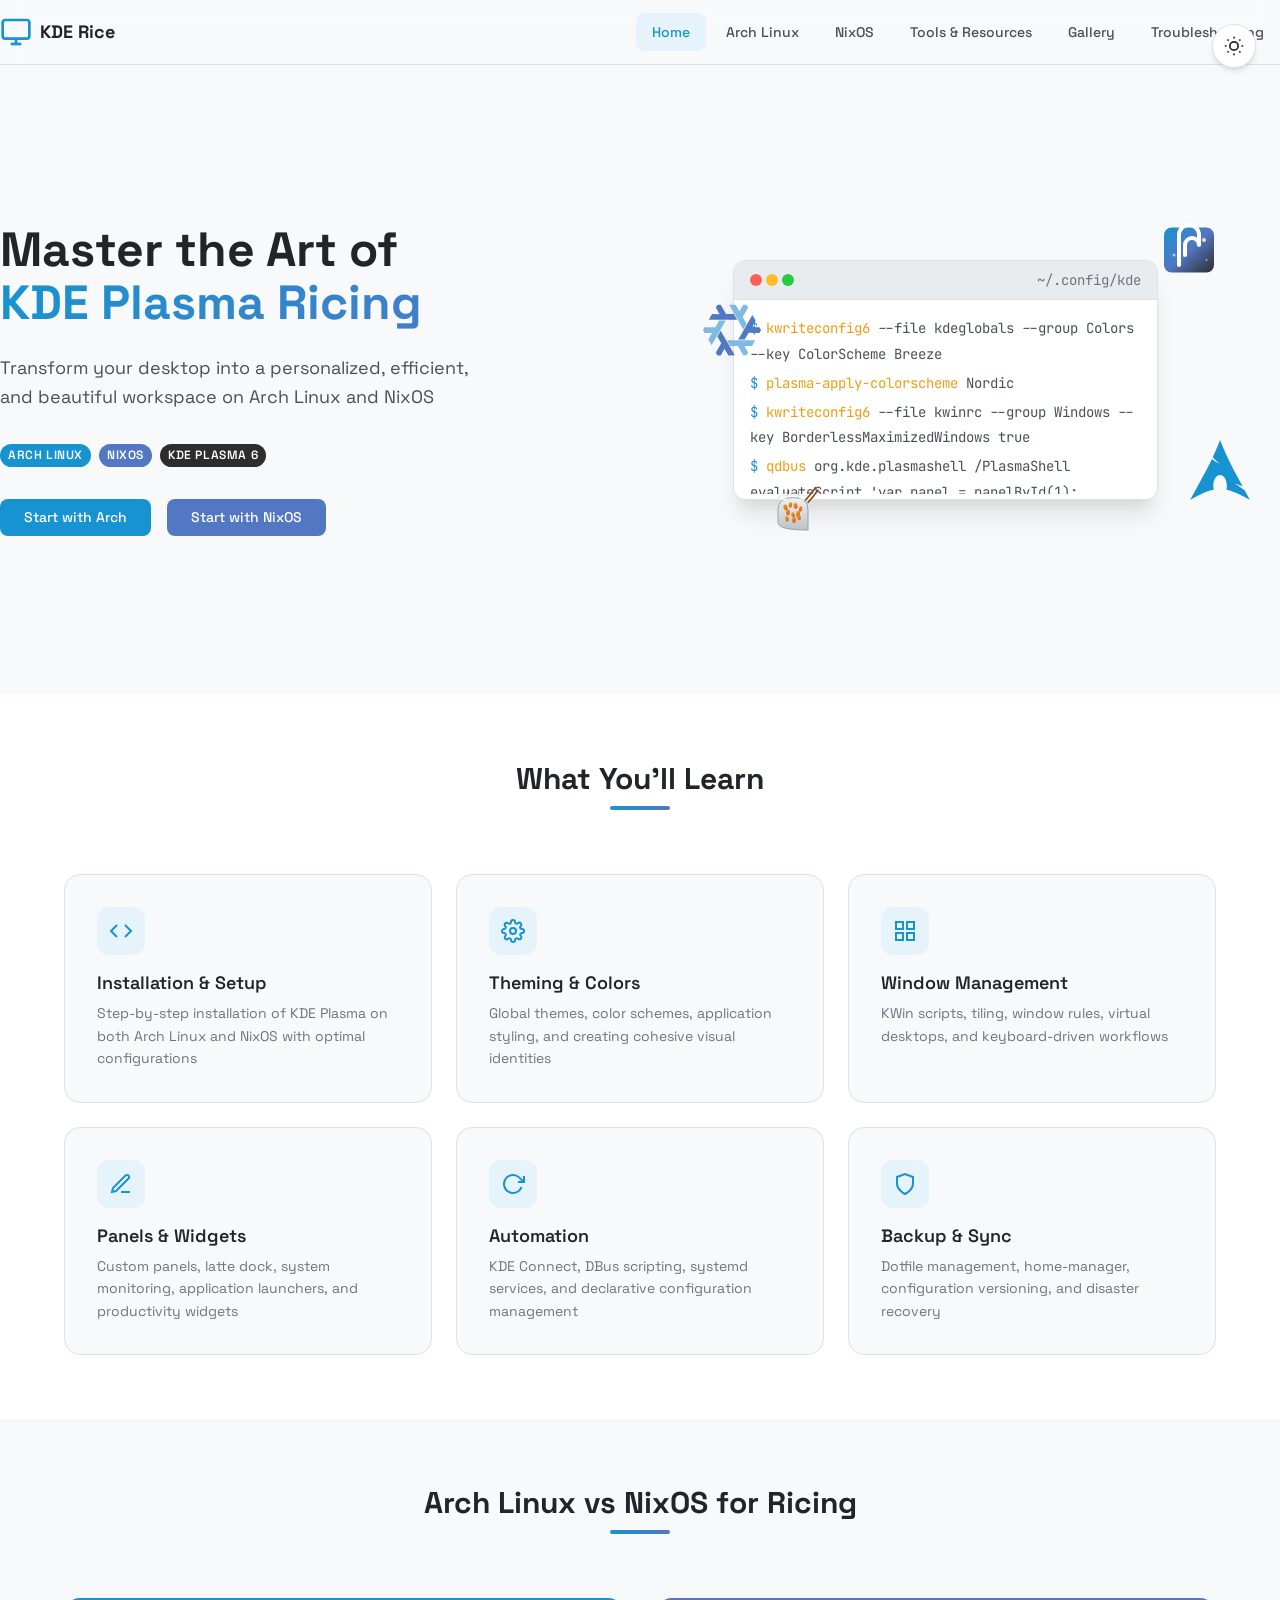
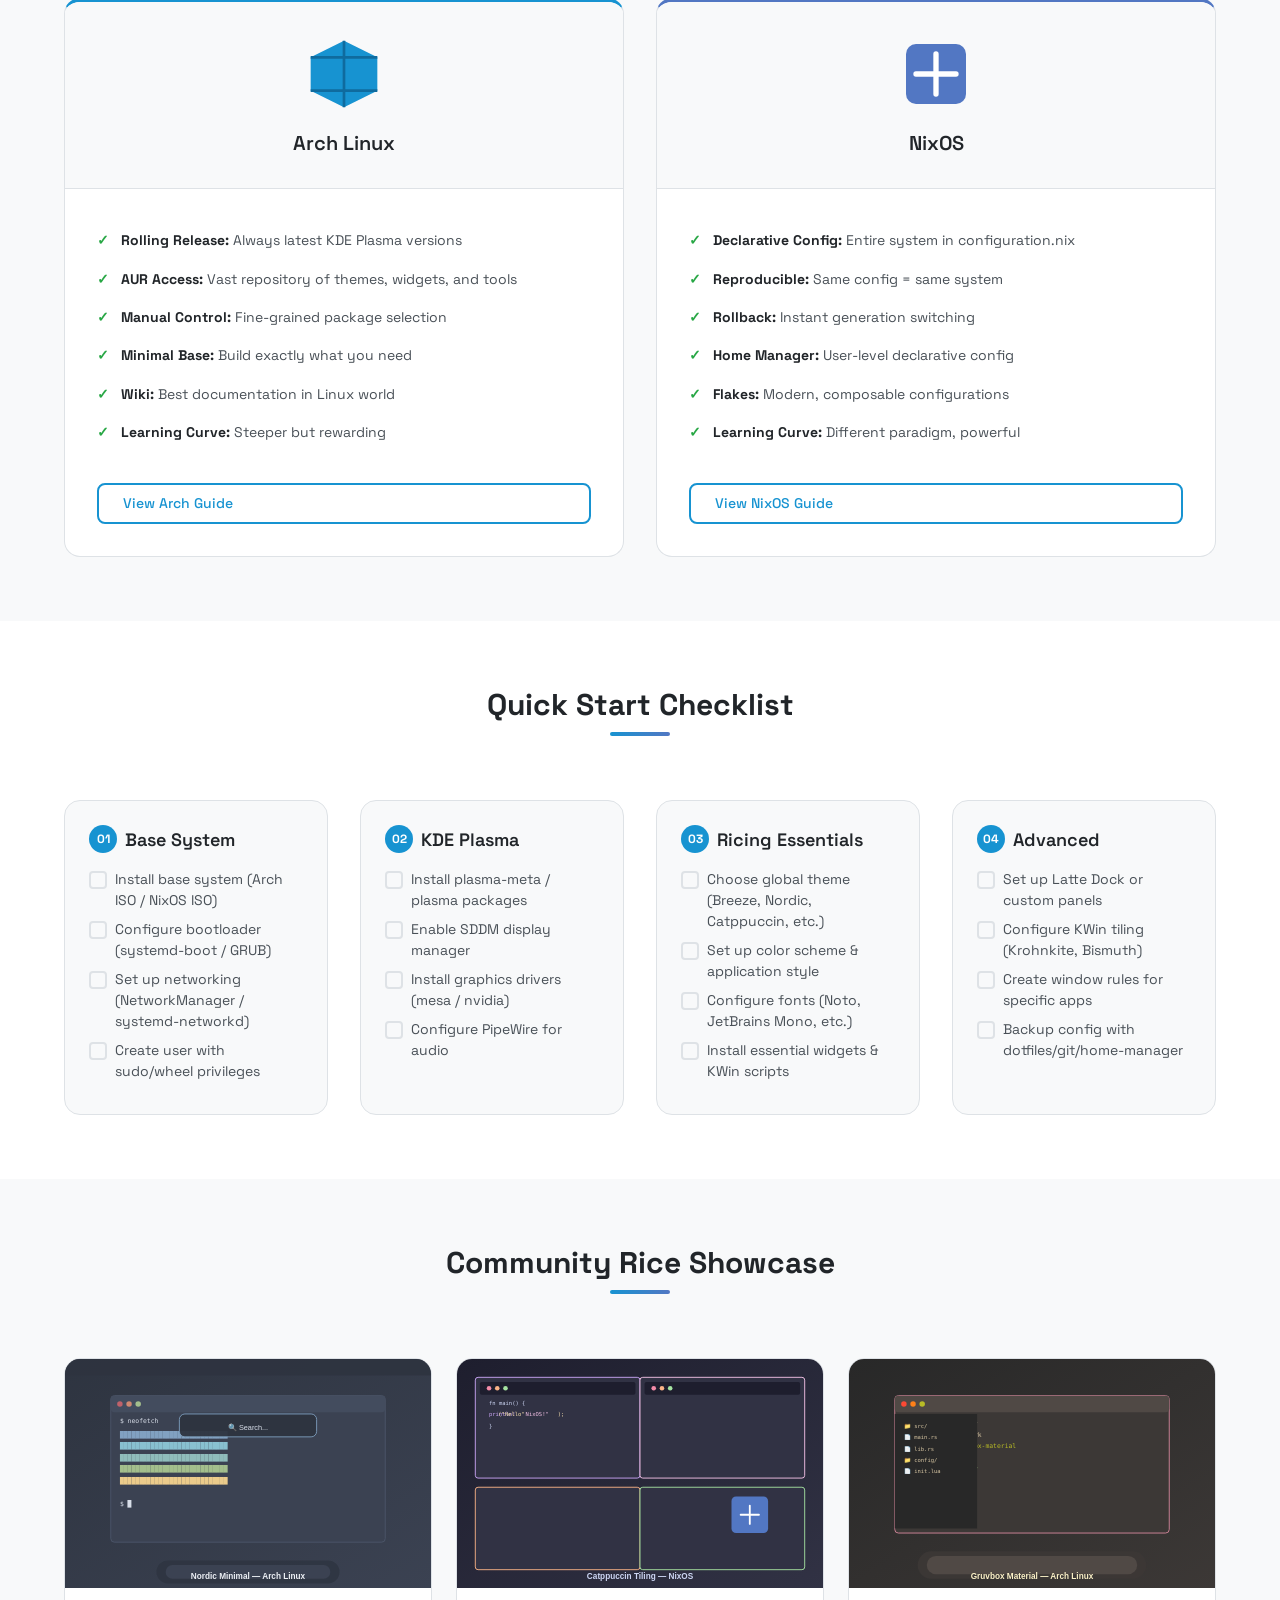
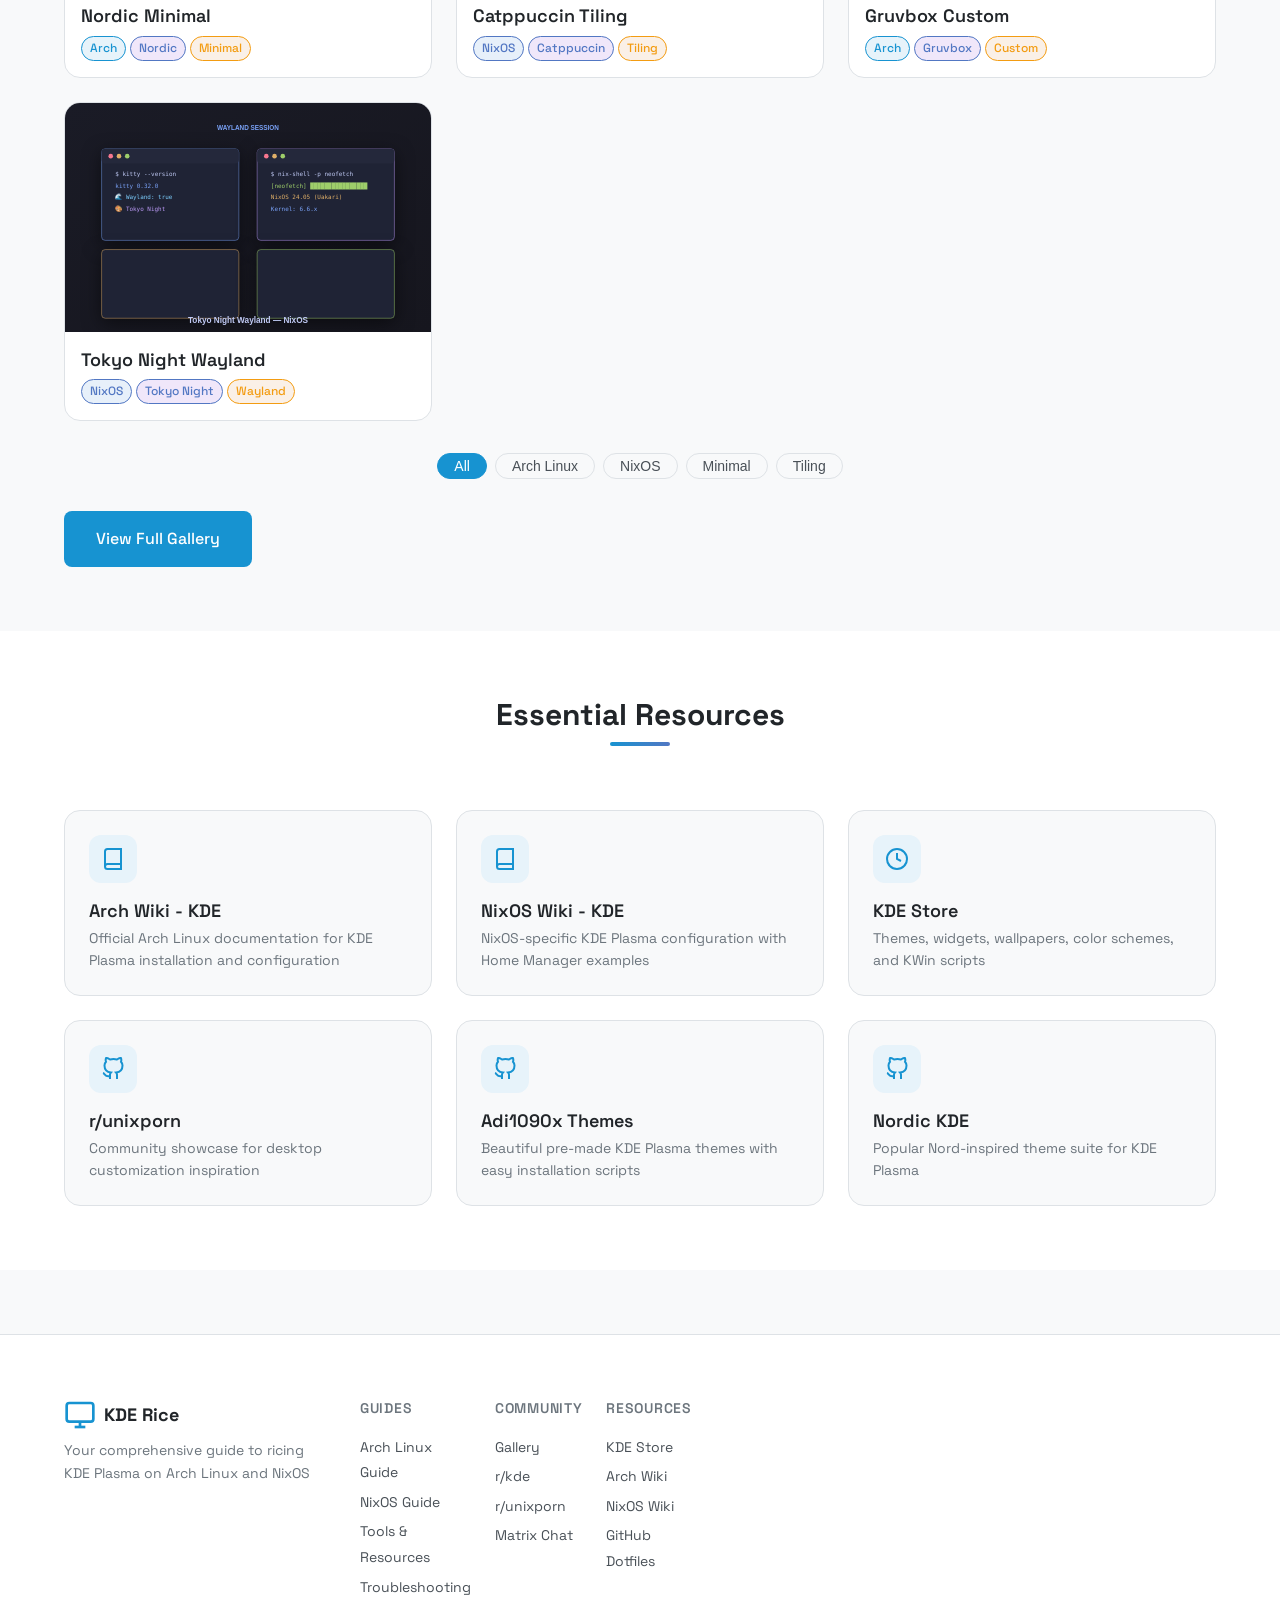
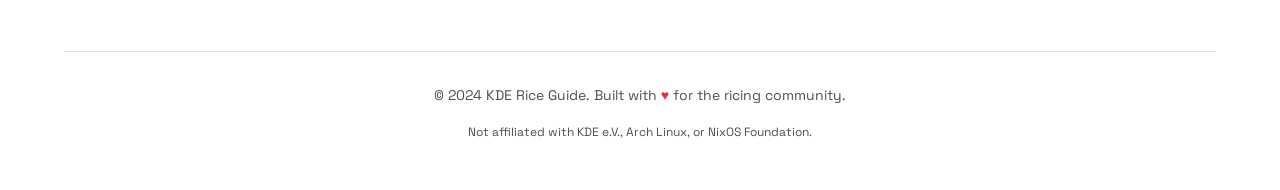
<file: index.html>
<!DOCTYPE html>
<html lang="en">
<head>
    <meta charset="UTF-8">
    <meta name="viewport" content="width=device-width, initial-scale=1.0">
    <meta name="description" content="Complete guide to ricing KDE Plasma on Arch Linux and NixOS">
    <title>KDE Plasma Ricing Guide - Arch & NixOS</title>
    <link rel="stylesheet" href="css/main.css">
    <link rel="stylesheet" href="css/components.css">
    <link rel="stylesheet" href="css/theme.css">
    <link rel="preconnect" href="https://fonts.googleapis.com">
    <link rel="preconnect" href="https://fonts.gstatic.com" crossorigin>
    <link href="https://fonts.googleapis.com/css2?family=JetBrains+Mono:wght@400;500;600;700&family=Space+Grotesk:wght@400;500;600;700&display=swap" rel="stylesheet">
</head>
<body>
    <div class="theme-toggle" id="themeToggle" aria-label="Toggle dark/light theme">
        <svg class="sun-icon" viewBox="0 0 24 24" fill="none" stroke="currentColor" stroke-width="2">
            <circle cx="12" cy="12" r="5"></circle>
            <line x1="12" y1="1" x2="12" y2="3"></line>
            <line x1="12" y1="21" x2="12" y2="23"></line>
            <line x1="4.22" y1="4.22" x2="5.64" y2="5.64"></line>
            <line x1="18.36" y1="18.36" x2="19.78" y2="19.78"></line>
            <line x1="1" y1="12" x2="3" y2="12"></line>
            <line x1="21" y1="12" x2="23" y2="12"></line>
            <line x1="4.22" y1="19.78" x2="5.64" y2="18.36"></line>
            <line x1="18.36" y1="5.64" x2="19.78" y2="4.22"></line>
        </svg>
        <svg class="moon-icon" viewBox="0 0 24 24" fill="none" stroke="currentColor" stroke-width="2">
            <path d="M21 12.79A9 9 0 1 1 11.21 3 7 7 0 0 0 21 12.79z"></path>
        </svg>
    </div>

    <header class="site-header">
        <nav class="main-nav">
            <a href="index.html" class="logo">
                <svg class="logo-icon" viewBox="0 0 24 24" fill="none" stroke="currentColor" stroke-width="2">
                    <rect x="2" y="3" width="20" height="14" rx="2" ry="2"></rect>
                    <line x1="8" y1="21" x2="16" y2="21"></line>
                    <line x1="12" y1="17" x2="12" y2="21"></line>
                </svg>
                <span class="logo-text">KDE Rice</span>
            </a>
            <button class="nav-toggle" id="navToggle" aria-label="Toggle navigation">
                <span class="hamburger"></span>
            </button>
            <ul class="nav-links" id="navLinks">
                <li><a href="index.html" class="active">Home</a></li>
                <li><a href="html/arch-guide.html">Arch Linux</a></li>
                <li><a href="html/nixos-guide.html">NixOS</a></li>
                <li><a href="html/tools.html">Tools & Resources</a></li>
                <li><a href="html/gallery.html">Gallery</a></li>
                <li><a href="html/troubleshooting.html">Troubleshooting</a></li>
            </ul>
        </nav>
    </header>

    <main>
        <section class="hero">
            <div class="hero-content">
                <h1 class="hero-title">
                    <span class="title-line">Master the Art of</span>
                    <span class="title-line highlight">KDE Plasma Ricing</span>
                </h1>
                <p class="hero-subtitle">Transform your desktop into a personalized, efficient, and beautiful workspace on Arch Linux and NixOS</p>
                <div class="hero-badges">
                    <span class="badge badge-arch">Arch Linux</span>
                    <span class="badge badge-nixos">NixOS</span>
                    <span class="badge badge-kde">KDE Plasma 6</span>
                </div>
                <div class="hero-cta">
                    <a href="html/arch-guide.html" class="btn btn-primary">Start with Arch</a>
                    <a href="html/nixos-guide.html" class="btn btn-secondary">Start with NixOS</a>
                </div>
            </div>
            <div class="hero-visual">
                <div class="desktop-preview" id="desktopPreview">
                    <div class="window-preview">
                        <div class="window-header">
                            <div class="window-controls">
                                <span class="control close"></span>
                                <span class="control minimize"></span>
                                <span class="control maximize"></span>
                            </div>
                            <div class="window-title">~/.config/kde</div>
                        </div>
                        <div class="window-content">
                            <div class="code-lines">
                                <span class="line"><span class="prompt">$</span> <span class="cmd">kwriteconfig6</span> <span class="arg">--file</span> <span class="arg">kdeglobals</span> <span class="arg">--group</span> <span class="arg">Colors</span> <span class="arg">--key</span> <span class="arg">ColorScheme</span> <span class="arg">Breeze</span></span>
                                <span class="line"><span class="prompt">$</span> <span class="cmd">plasma-apply-colorscheme</span> <span class="arg">Nordic</span></span>
                                <span class="line"><span class="prompt">$</span> <span class="cmd">kwriteconfig6</span> <span class="arg">--file</span> <span class="arg">kwinrc</span> <span class="arg">--group</span> <span class="arg">Windows</span> <span class="arg">--key</span> <span class="arg">BorderlessMaximizedWindows</span> <span class="arg">true</span></span>
                                <span class="line"><span class="prompt">$</span> <span class="cmd">qdbus</span> <span class="arg">org.kde.plasmashell</span> <span class="arg">/PlasmaShell</span> <span class="arg">evaluateScript</span> <span class="arg">'var panel = panelById(1); panel.location = "bottom";'</span></span>
                            </div>
                        </div>
                    </div>
                    <div class="floating-elements">
                        <div class="float-item" style="--delay: 0s"><img src="images/plasma-logo.svg" alt="KDE Plasma" class="float-img"></div>
                        <div class="float-item" style="--delay: 1s"><img src="images/arch-logo.svg" alt="Arch Linux" class="float-img"></div>
                        <div class="float-item" style="--delay: 2s"><img src="images/nixos-logo.svg" alt="NixOS" class="float-img"></div>
                        <div class="float-item" style="--delay: 3s"><img src="images/rice-bowl.svg" alt="Ricing" class="float-img"></div>
                    </div>
                </div>
            </div>
        </section>

        <section class="features">
            <div class="container">
                <h2 class="section-title">What You'll Learn</h2>
                <div class="features-grid">
                    <article class="feature-card">
                        <div class="feature-icon">
                            <svg viewBox="0 0 24 24" fill="none" stroke="currentColor" stroke-width="2">
                                <polyline points="16 18 22 12 16 6"></polyline>
                                <polyline points="8 6 2 12 8 18"></polyline>
                            </svg>
                        </div>
                        <h3>Installation & Setup</h3>
                        <p>Step-by-step installation of KDE Plasma on both Arch Linux and NixOS with optimal configurations</p>
                    </article>
                    <article class="feature-card">
                        <div class="feature-icon">
                            <svg viewBox="0 0 24 24" fill="none" stroke="currentColor" stroke-width="2">
                                <circle cx="12" cy="12" r="3"></circle>
                                <path d="M19.4 15a1.65 1.65 0 0 0 .33 1.82l.06.06a2 2 0 0 1 0 2.83 2 2 0 0 1-2.83 0l-.06-.06a1.65 1.65 0 0 0-1.82-.33 1.65 1.65 0 0 0-1 1.51V21a2 2 0 0 1-2 2 2 2 0 0 1-2-2v-.09A1.65 1.65 0 0 0 9 19.4a1.65 1.65 0 0 0-1.82.33l-.06.06a2 2 0 0 1-2.83 0 2 2 0 0 1 0-2.83l.06-.06a1.65 1.65 0 0 0 .33-1.82 1.65 1.65 0 0 0-1.51-1H3a2 2 0 0 1-2-2 2 2 0 0 1 2-2h.09A1.65 1.65 0 0 0 4.6 9a1.65 1.65 0 0 0-.33-1.82l-.06-.06a2 2 0 0 1 0-2.83 2 2 0 0 1 2.83 0l.06.06a1.65 1.65 0 0 0 1.82.33H9a1.65 1.65 0 0 0 1-1.51V3a2 2 0 0 1 2-2 2 2 0 0 1 2 2v.09a1.65 1.65 0 0 0 1 1.51 1.65 1.65 0 0 0 1.82-.33l.06-.06a2 2 0 0 1 2.83 0 2 2 0 0 1 0 2.83l-.06.06a1.65 1.65 0 0 0-.33 1.82V9a1.65 1.65 0 0 0 1.51 1H21a2 2 0 0 1 2 2 2 2 0 0 1-2 2h-.09a1.65 1.65 0 0 0-1.51 1z"></path>
                            </svg>
                        </div>
                        <h3>Theming & Colors</h3>
                        <p>Global themes, color schemes, application styling, and creating cohesive visual identities</p>
                    </article>
                    <article class="feature-card">
                        <div class="feature-icon">
                            <svg viewBox="0 0 24 24" fill="none" stroke="currentColor" stroke-width="2">
                                <rect x="3" y="3" width="7" height="7"></rect>
                                <rect x="14" y="3" width="7" height="7"></rect>
                                <rect x="14" y="14" width="7" height="7"></rect>
                                <rect x="3" y="14" width="7" height="7"></rect>
                            </svg>
                        </div>
                        <h3>Window Management</h3>
                        <p>KWin scripts, tiling, window rules, virtual desktops, and keyboard-driven workflows</p>
                    </article>
                    <article class="feature-card">
                        <div class="feature-icon">
                            <svg viewBox="0 0 24 24" fill="none" stroke="currentColor" stroke-width="2">
                                <path d="M12 20h9"></path>
                                <path d="M16.5 3.5a2.121 2.121 0 0 1 3 3L7 19l-4 1 1-4L16.5 3.5z"></path>
                            </svg>
                        </div>
                        <h3>Panels & Widgets</h3>
                        <p>Custom panels, latte dock, system monitoring, application launchers, and productivity widgets</p>
                    </article>
                    <article class="feature-card">
                        <div class="feature-icon">
                            <svg viewBox="0 0 24 24" fill="none" stroke="currentColor" stroke-width="2">
                                <polyline points="23 4 23 10 17 10"></polyline>
                                <path d="M20.49 15a9 9 0 1 1-2.12-9.36L23 10"></path>
                            </svg>
                        </div>
                        <h3>Automation</h3>
                        <p>KDE Connect, DBus scripting, systemd services, and declarative configuration management</p>
                    </article>
                    <article class="feature-card">
                        <div class="feature-icon">
                            <svg viewBox="0 0 24 24" fill="none" stroke="currentColor" stroke-width="2">
                                <path d="M12 22s8-4 8-10V5l-8-3-8 3v7c0 6 8 10 8 10z"></path>
                            </svg>
                        </div>
                        <h3>Backup & Sync</h3>
                        <p>Dotfile management, home-manager, configuration versioning, and disaster recovery</p>
                    </article>
                </div>
            </div>
        </section>

        <section class="comparison">
            <div class="container">
                <h2 class="section-title">Arch Linux vs NixOS for Ricing</h2>
                <div class="comparison-grid">
                    <div class="comparison-card arch-card">
                        <div class="card-header">
                            <svg class="distro-icon" viewBox="0 0 120 120">
                                <path d="M60 10 L110 35 L110 85 L60 110 L10 85 L10 35 Z" fill="#1793D1"/>
                                <path d="M60 10 L60 110" stroke="#0F6B9E" stroke-width="4"/>
                                <path d="M10 35 L110 35" stroke="#0F6B9E" stroke-width="4"/>
                                <path d="M10 85 L110 85" stroke="#0F6B9E" stroke-width="4"/>
                            </svg>
                            <h3>Arch Linux</h3>
                        </div>
                        <ul class="comparison-list">
                            <li><strong>Rolling Release:</strong> Always latest KDE Plasma versions</li>
                            <li><strong>AUR Access:</strong> Vast repository of themes, widgets, and tools</li>
                            <li><strong>Manual Control:</strong> Fine-grained package selection</li>
                            <li><strong>Minimal Base:</strong> Build exactly what you need</li>
                            <li><strong>Wiki:</strong> Best documentation in Linux world</li>
                            <li><strong>Learning Curve:</strong> Steeper but rewarding</li>
                        </ul>
                        <a href="html/arch-guide.html" class="btn btn-outline">View Arch Guide</a>
                    </div>
                    <div class="comparison-card nixos-card">
                        <div class="card-header">
                            <svg class="distro-icon" viewBox="0 0 120 120">
                                <rect x="15" y="15" width="90" height="90" rx="15" fill="#5277C3"/>
                                <path d="M60 30 L60 90 M30 60 L90 60" stroke="white" stroke-width="8" stroke-linecap="round"/>
                            </svg>
                            <h3>NixOS</h3>
                        </div>
                        <ul class="comparison-list">
                            <li><strong>Declarative Config:</strong> Entire system in configuration.nix</li>
                            <li><strong>Reproducible:</strong> Same config = same system</li>
                            <li><strong>Rollback:</strong> Instant generation switching</li>
                            <li><strong>Home Manager:</strong> User-level declarative config</li>
                            <li><strong>Flakes:</strong> Modern, composable configurations</li>
                            <li><strong>Learning Curve:</strong> Different paradigm, powerful</li>
                        </ul>
                        <a href="html/nixos-guide.html" class="btn btn-outline">View NixOS Guide</a>
                    </div>
                </div>
            </div>
        </section>

        <section class="quick-start">
            <div class="container">
                <h2 class="section-title">Quick Start Checklist</h2>
                <div class="checklist-grid">
                    <div class="checklist-column">
                        <h3><span class="check-num">01</span> Base System</h3>
                        <ul class="checklist">
                            <li><input type="checkbox" id="base1"><label for="base1">Install base system (Arch ISO / NixOS ISO)</label></li>
                            <li><input type="checkbox" id="base2"><label for="base2">Configure bootloader (systemd-boot / GRUB)</label></li>
                            <li><input type="checkbox" id="base3"><label for="base3">Set up networking (NetworkManager / systemd-networkd)</label></li>
                            <li><input type="checkbox" id="base4"><label for="base4">Create user with sudo/wheel privileges</label></li>
                        </ul>
                    </div>
                    <div class="checklist-column">
                        <h3><span class="check-num">02</span> KDE Plasma</h3>
                        <ul class="checklist">
                            <li><input type="checkbox" id="kde1"><label for="kde1">Install plasma-meta / plasma packages</label></li>
                            <li><input type="checkbox" id="kde2"><label for="kde2">Enable SDDM display manager</label></li>
                            <li><input type="checkbox" id="kde3"><label for="kde3">Install graphics drivers (mesa / nvidia)</label></li>
                            <li><input type="checkbox" id="kde4"><label for="kde4">Configure PipeWire for audio</label></li>
                        </ul>
                    </div>
                    <div class="checklist-column">
                        <h3><span class="check-num">03</span> Ricing Essentials</h3>
                        <ul class="checklist">
                            <li><input type="checkbox" id="rice1"><label for="rice1">Choose global theme (Breeze, Nordic, Catppuccin, etc.)</label></li>
                            <li><input type="checkbox" id="rice2"><label for="rice2">Set up color scheme & application style</label></li>
                            <li><input type="checkbox" id="rice3"><label for="rice3">Configure fonts (Noto, JetBrains Mono, etc.)</label></li>
                            <li><input type="checkbox" id="rice4"><label for="rice4">Install essential widgets & KWin scripts</label></li>
                        </ul>
                    </div>
                    <div class="checklist-column">
                        <h3><span class="check-num">04</span> Advanced</h3>
                        <ul class="checklist">
                            <li><input type="checkbox" id="adv1"><label for="adv1">Set up Latte Dock or custom panels</label></li>
                            <li><input type="checkbox" id="adv2"><label for="adv2">Configure KWin tiling (Krohnkite, Bismuth)</label></li>
                            <li><input type="checkbox" id="adv3"><label for="adv3">Create window rules for specific apps</label></li>
                            <li><input type="checkbox" id="adv4"><label for="adv4">Backup config with dotfiles/git/home-manager</label></li>
                        </ul>
                    </div>
                </div>
            </div>
        </section>

        <section class="showcase">
            <div class="container">
                <h2 class="section-title">Community Rice Showcase</h2>
                <div class="showcase-grid" id="showcaseGrid">
                    <article class="showcase-item" data-tags="arch,nordic,minimal">
                        <div class="showcase-img">
                            <img src="images/showcase-1.svg" alt="Nordic minimal rice on Arch" loading="lazy">
                            <div class="showcase-overlay">
                                <a href="html/gallery.html#rice-1" class="btn btn-sm">View Details</a>
                            </div>
                        </div>
                        <div class="showcase-info">
                            <h4>Nordic Minimal</h4>
                            <div class="showcase-tags">
                                <span class="tag tag-arch">Arch</span>
                                <span class="tag tag-theme">Nordic</span>
                                <span class="tag tag-style">Minimal</span>
                            </div>
                        </div>
                    </article>
                    <article class="showcase-item" data-tags="nixos,catppuccin,tiling">
                        <div class="showcase-img">
                            <img src="images/showcase-2.svg" alt="Catppuccin tiling rice on NixOS" loading="lazy">
                            <div class="showcase-overlay">
                                <a href="html/gallery.html#rice-2" class="btn btn-sm">View Details</a>
                            </div>
                        </div>
                        <div class="showcase-info">
                            <h4>Catppuccin Tiling</h4>
                            <div class="showcase-tags">
                                <span class="tag tag-nixos">NixOS</span>
                                <span class="tag tag-theme">Catppuccin</span>
                                <span class="tag tag-style">Tiling</span>
                            </div>
                        </div>
                    </article>
                    <article class="showcase-item" data-tags="arch,gruvbox,custom">
                        <div class="showcase-img">
                            <img src="images/showcase-3.svg" alt="Gruvbox custom rice on Arch" loading="lazy">
                            <div class="showcase-overlay">
                                <a href="html/gallery.html#rice-3" class="btn btn-sm">View Details</a>
                            </div>
                        </div>
                        <div class="showcase-info">
                            <h4>Gruvbox Custom</h4>
                            <div class="showcase-tags">
                                <span class="tag tag-arch">Arch</span>
                                <span class="tag tag-theme">Gruvbox</span>
                                <span class="tag tag-style">Custom</span>
                            </div>
                        </div>
                    </article>
                    <article class="showcase-item" data-tags="nixos,tokyo-night,wayland">
                        <div class="showcase-img">
                            <img src="images/showcase-4.svg" alt="Tokyo Night Wayland rice on NixOS" loading="lazy">
                            <div class="showcase-overlay">
                                <a href="html/gallery.html#rice-4" class="btn btn-sm">View Details</a>
                            </div>
                        </div>
                        <div class="showcase-info">
                            <h4>Tokyo Night Wayland</h4>
                            <div class="showcase-tags">
                                <span class="tag tag-nixos">NixOS</span>
                                <span class="tag tag-theme">Tokyo Night</span>
                                <span class="tag tag-style">Wayland</span>
                            </div>
                        </div>
                    </article>
                </div>
                <div class="showcase-filter">
                    <button class="filter-btn active" data-filter="all">All</button>
                    <button class="filter-btn" data-filter="arch">Arch Linux</button>
                    <button class="filter-btn" data-filter="nixos">NixOS</button>
                    <button class="filter-btn" data-filter="minimal">Minimal</button>
                    <button class="filter-btn" data-filter="tiling">Tiling</button>
                </div>
                <a href="html/gallery.html" class="btn btn-primary btn-lg">View Full Gallery</a>
            </div>
        </section>

        <section class="resources">
            <div class="container">
                <h2 class="section-title">Essential Resources</h2>
                <div class="resources-grid">
                    <a href="https://wiki.archlinux.org/title/KDE" target="_blank" class="resource-card">
                        <div class="resource-icon">
                            <svg viewBox="0 0 24 24" fill="none" stroke="currentColor" stroke-width="2">
                                <path d="M4 19.5A2.5 2.5 0 0 1 6.5 17H20"></path>
                                <path d="M6.5 2H20v20H6.5A2.5 2.5 0 0 1 4 19.5v-15A2.5 2.5 0 0 1 6.5 2z"></path>
                            </svg>
                        </div>
                        <h4>Arch Wiki - KDE</h4>
                        <p>Official Arch Linux documentation for KDE Plasma installation and configuration</p>
                    </a>
                    <a href="https://nixos.wiki/wiki/KDE" target="_blank" class="resource-card">
                        <div class="resource-icon">
                            <svg viewBox="0 0 24 24" fill="none" stroke="currentColor" stroke-width="2">
                                <path d="M4 19.5A2.5 2.5 0 0 1 6.5 17H20"></path>
                                <path d="M6.5 2H20v20H6.5A2.5 2.5 0 0 1 4 19.5v-15A2.5 2.5 0 0 1 6.5 2z"></path>
                            </svg>
                        </div>
                        <h4>NixOS Wiki - KDE</h4>
                        <p>NixOS-specific KDE Plasma configuration with Home Manager examples</p>
                    </a>
                    <a href="https://store.kde.org/" target="_blank" class="resource-card">
                        <div class="resource-icon">
                            <svg viewBox="0 0 24 24" fill="none" stroke="currentColor" stroke-width="2">
                                <circle cx="12" cy="12" r="10"></circle>
                                <path d="M12 6v6l4 2"></path>
                            </svg>
                        </div>
                        <h4>KDE Store</h4>
                        <p>Themes, widgets, wallpapers, color schemes, and KWin scripts</p>
                    </a>
                    <a href="https://github.com/r/unixporn" target="_blank" class="resource-card">
                        <div class="resource-icon">
                            <svg viewBox="0 0 24 24" fill="none" stroke="currentColor" stroke-width="2">
                                <path d="M9 19c-5 1.5-5-2.5-7-3m14 6v-3.87a3.37 3.37 0 0 0-.94-2.61c3.14-.35 6.44-1.54 6.44-7A5.44 5.44 0 0 0 20 4.77 5.07 5.07 0 0 0 19.91 1S18.73.65 16 2.48a13.38 13.38 0 0 0-7 0C6.27.65 5.09 1 5.09 1A5.07 5.07 0 0 0 5 4.77a5.44 5.44 0 0 0-1.5 3.78c0 5.42 3.3 6.61 6.44 7A3.37 3.37 0 0 0 9 18.13V22"></path>
                            </svg>
                        </div>
                        <h4>r/unixporn</h4>
                        <p>Community showcase for desktop customization inspiration</p>
                    </a>
                    <a href="https://github.com/adi1090x/kde-plasma-themes" target="_blank" class="resource-card">
                        <div class="resource-icon">
                            <svg viewBox="0 0 24 24" fill="none" stroke="currentColor" stroke-width="2">
                                <path d="M9 19c-5 1.5-5-2.5-7-3m14 6v-3.87a3.37 3.37 0 0 0-.94-2.61c3.14-.35 6.44-1.54 6.44-7A5.44 5.44 0 0 0 20 4.77 5.07 5.07 0 0 0 19.91 1S18.73.65 16 2.48a13.38 13.38 0 0 0-7 0C6.27.65 5.09 1 5.09 1A5.07 5.07 0 0 0 5 4.77a5.44 5.44 0 0 0-1.5 3.78c0 5.42 3.3 6.61 6.44 7A3.37 3.37 0 0 0 9 18.13V22"></path>
                            </svg>
                        </div>
                        <h4>Adi1090x Themes</h4>
                        <p>Beautiful pre-made KDE Plasma themes with easy installation scripts</p>
                    </a>
                    <a href="https://github.com/EliverLara/Nordic" target="_blank" class="resource-card">
                        <div class="resource-icon">
                            <svg viewBox="0 0 24 24" fill="none" stroke="currentColor" stroke-width="2">
                                <path d="M9 19c-5 1.5-5-2.5-7-3m14 6v-3.87a3.37 3.37 0 0 0-.94-2.61c3.14-.35 6.44-1.54 6.44-7A5.44 5.44 0 0 0 20 4.77 5.07 5.07 0 0 0 19.91 1S18.73.65 16 2.48a13.38 13.38 0 0 0-7 0C6.27.65 5.09 1 5.09 1A5.07 5.07 0 0 0 5 4.77a5.44 5.44 0 0 0-1.5 3.78c0 5.42 3.3 6.61 6.44 7A3.37 3.37 0 0 0 9 18.13V22"></path>
                            </svg>
                        </div>
                        <h4>Nordic KDE</h4>
                        <p>Popular Nord-inspired theme suite for KDE Plasma</p>
                    </a>
                </div>
            </div>
        </section>
    </main>

    <footer class="site-footer">
        <div class="container">
            <div class="footer-content">
                <div class="footer-brand">
                    <a href="index.html" class="logo">
                        <svg class="logo-icon" viewBox="0 0 24 24" fill="none" stroke="currentColor" stroke-width="2">
                            <rect x="2" y="3" width="20" height="14" rx="2" ry="2"></rect>
                            <line x1="8" y1="21" x2="16" y2="21"></line>
                            <line x1="12" y1="17" x2="12" y2="21"></line>
                        </svg>
                        <span class="logo-text">KDE Rice</span>
                    </a>
                    <p>Your comprehensive guide to ricing KDE Plasma on Arch Linux and NixOS</p>
                </div>
                <nav class="footer-nav">
                    <div class="footer-section">
                        <h4>Guides</h4>
                        <ul>
                            <li><a href="html/arch-guide.html">Arch Linux Guide</a></li>
                            <li><a href="html/nixos-guide.html">NixOS Guide</a></li>
                            <li><a href="html/tools.html">Tools & Resources</a></li>
                            <li><a href="html/troubleshooting.html">Troubleshooting</a></li>
                        </ul>
                    </div>
                    <div class="footer-section">
                        <h4>Community</h4>
                        <ul>
                            <li><a href="html/gallery.html">Gallery</a></li>
                            <li><a href="https://reddit.com/r/kde" target="_blank">r/kde</a></li>
                            <li><a href="https://reddit.com/r/unixporn" target="_blank">r/unixporn</a></li>
                            <li><a href="https://matrix.to/#/#kde:matrix.org" target="_blank">Matrix Chat</a></li>
                        </ul>
                    </div>
                    <div class="footer-section">
                        <h4>Resources</h4>
                        <ul>
                            <li><a href="https://store.kde.org/" target="_blank">KDE Store</a></li>
                            <li><a href="https://wiki.archlinux.org/" target="_blank">Arch Wiki</a></li>
                            <li><a href="https://nixos.wiki/" target="_blank">NixOS Wiki</a></li>
                            <li><a href="https://github.com/" target="_blank">GitHub Dotfiles</a></li>
                        </ul>
                    </div>
                </nav>
            </div>
            <div class="footer-bottom">
                <p>&copy; 2024 KDE Rice Guide. Built with <span class="heart">♥</span> for the ricing community.</p>
                <p class="footer-note">Not affiliated with KDE e.V., Arch Linux, or NixOS Foundation.</p>
            </div>
        </div>
    </footer>

    <script src="js/main.js"></script>
    <script src="js/theme.js"></script>
    <script src="js/navigation.js"></script>
    <script src="js/showcase.js"></script>
</body>
</html>
</file>
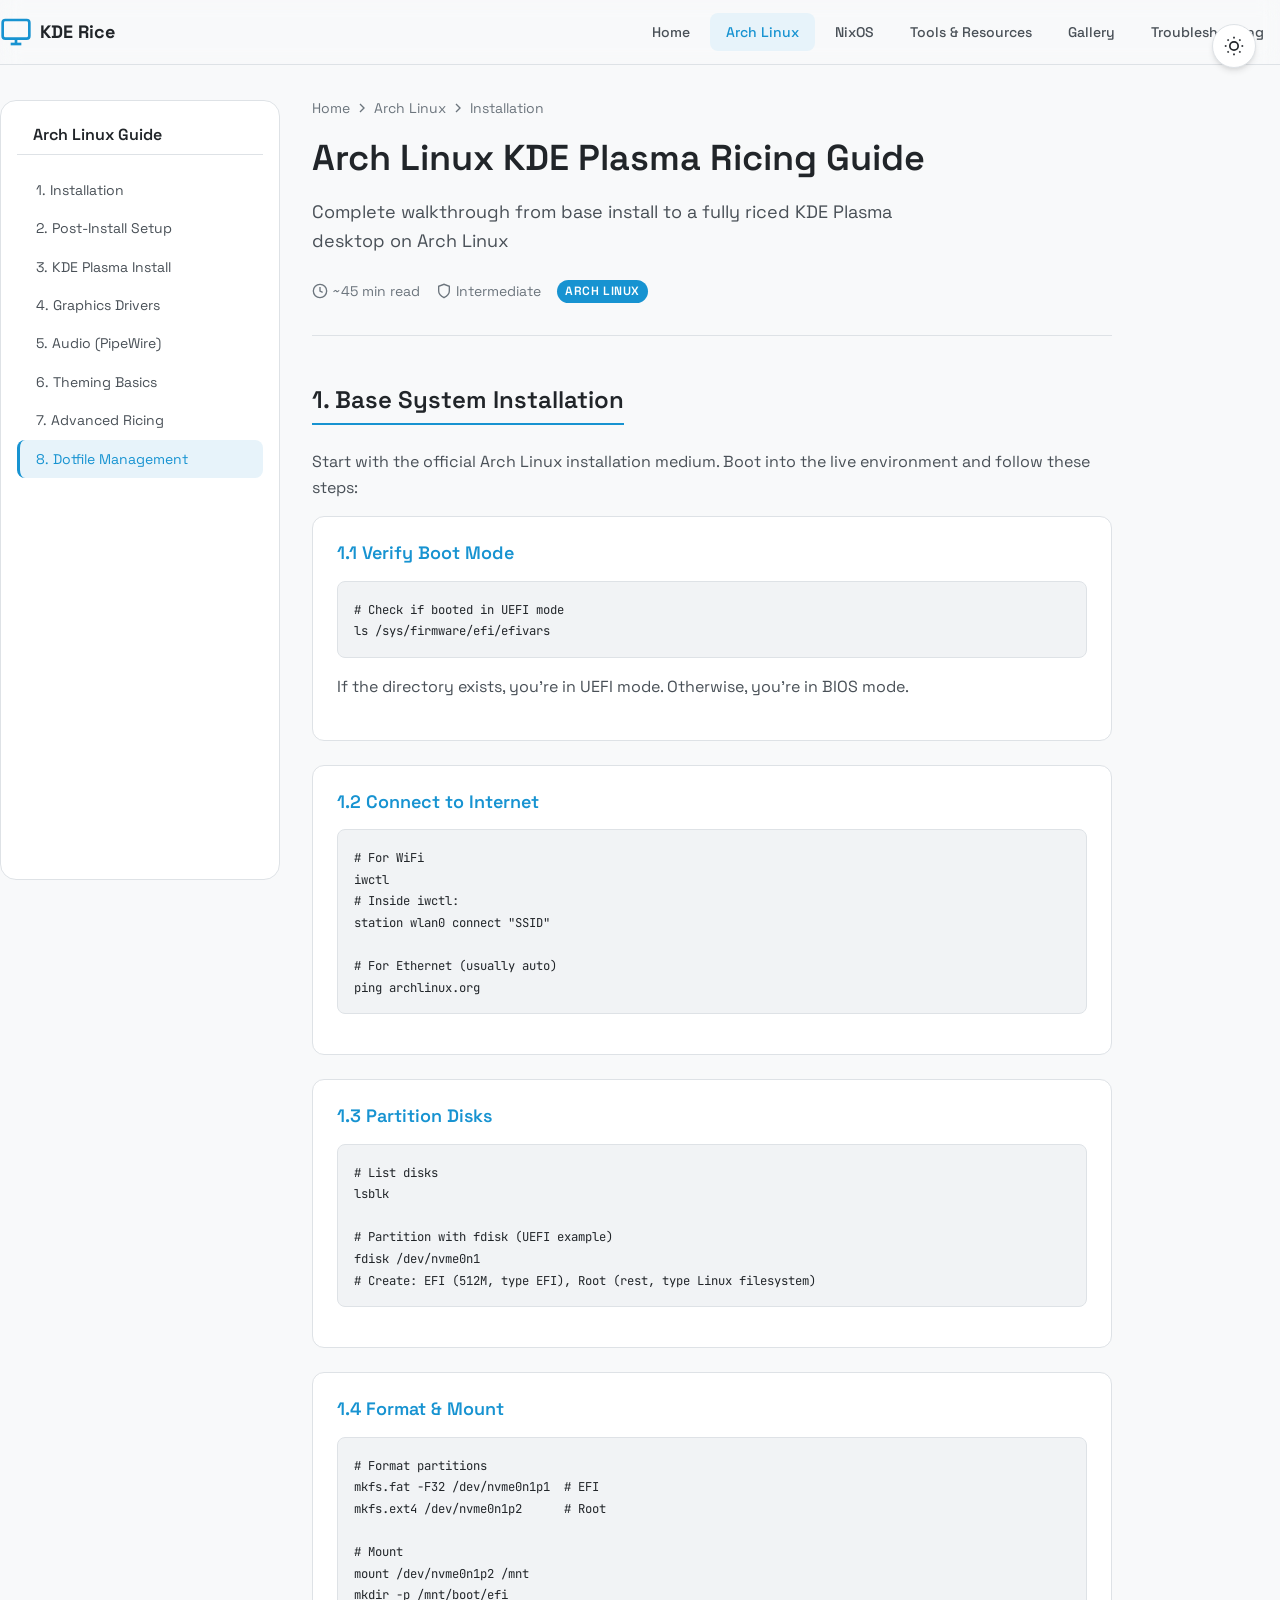
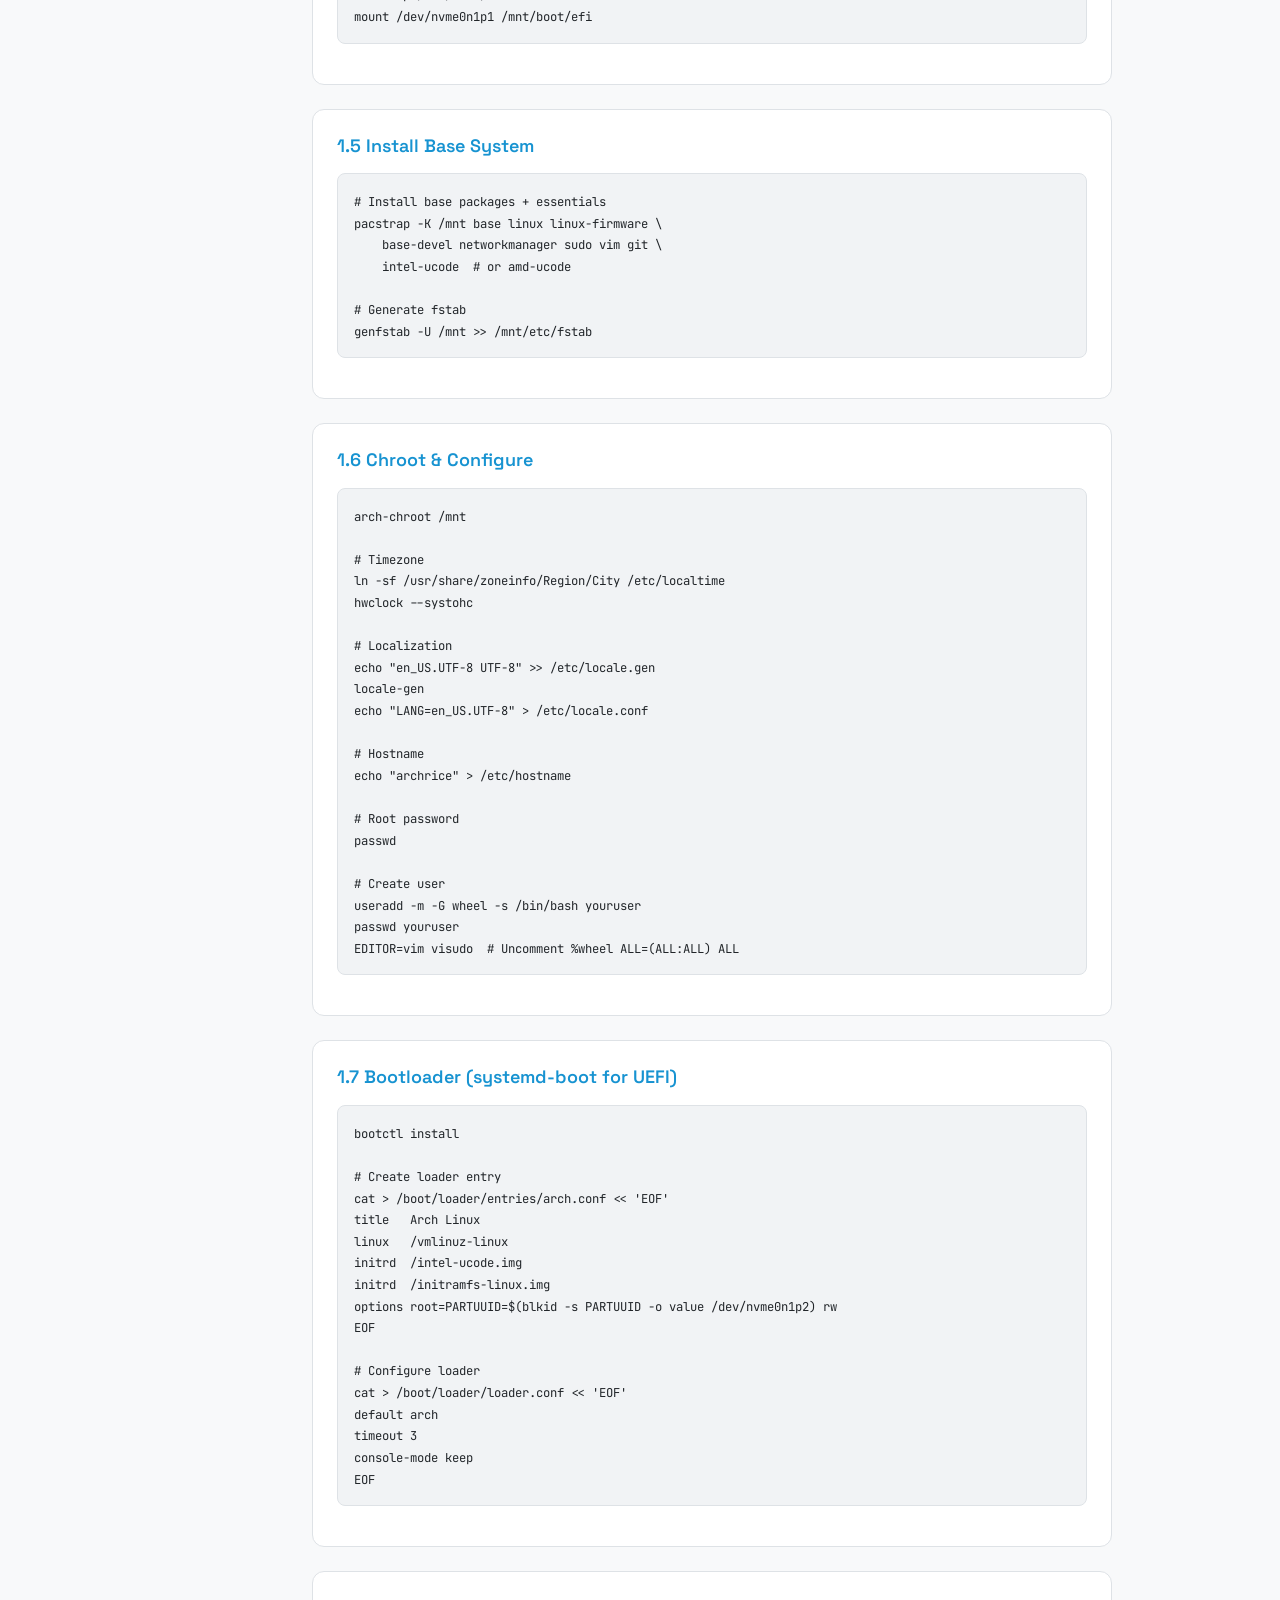
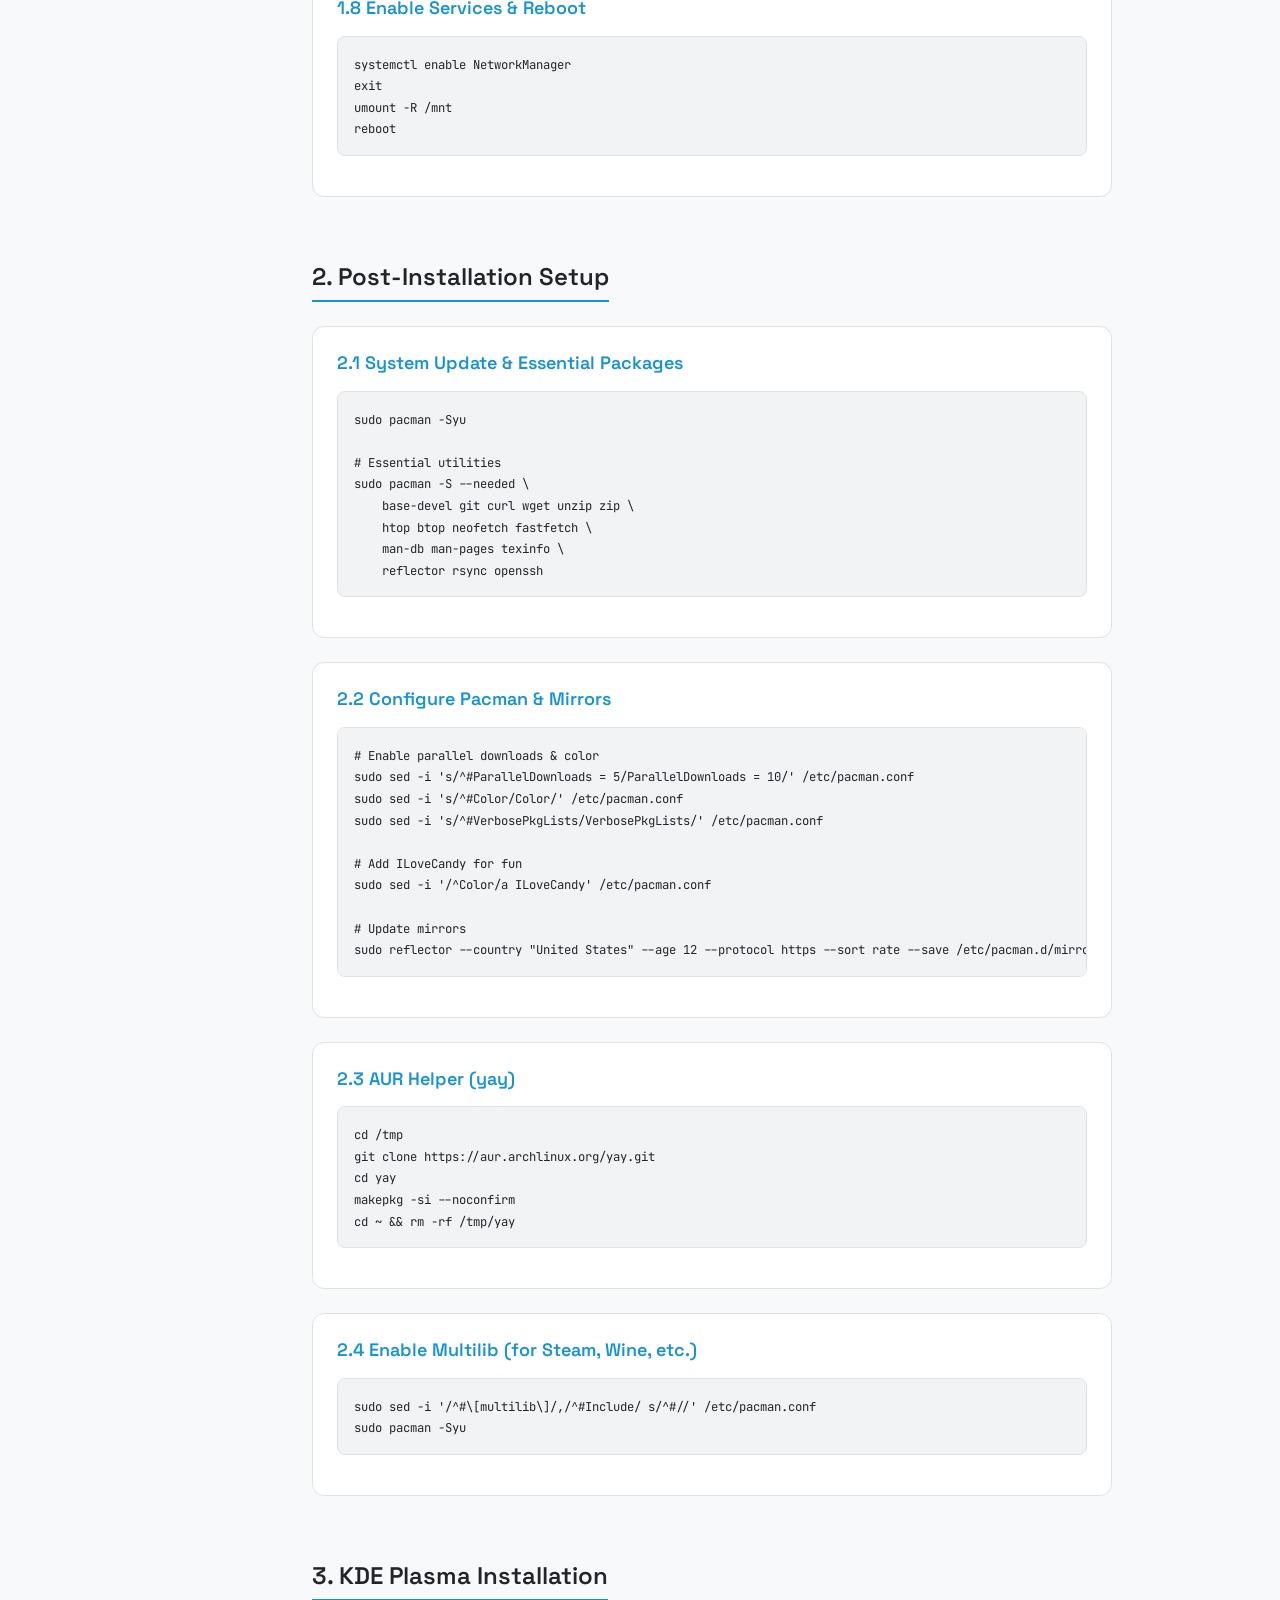
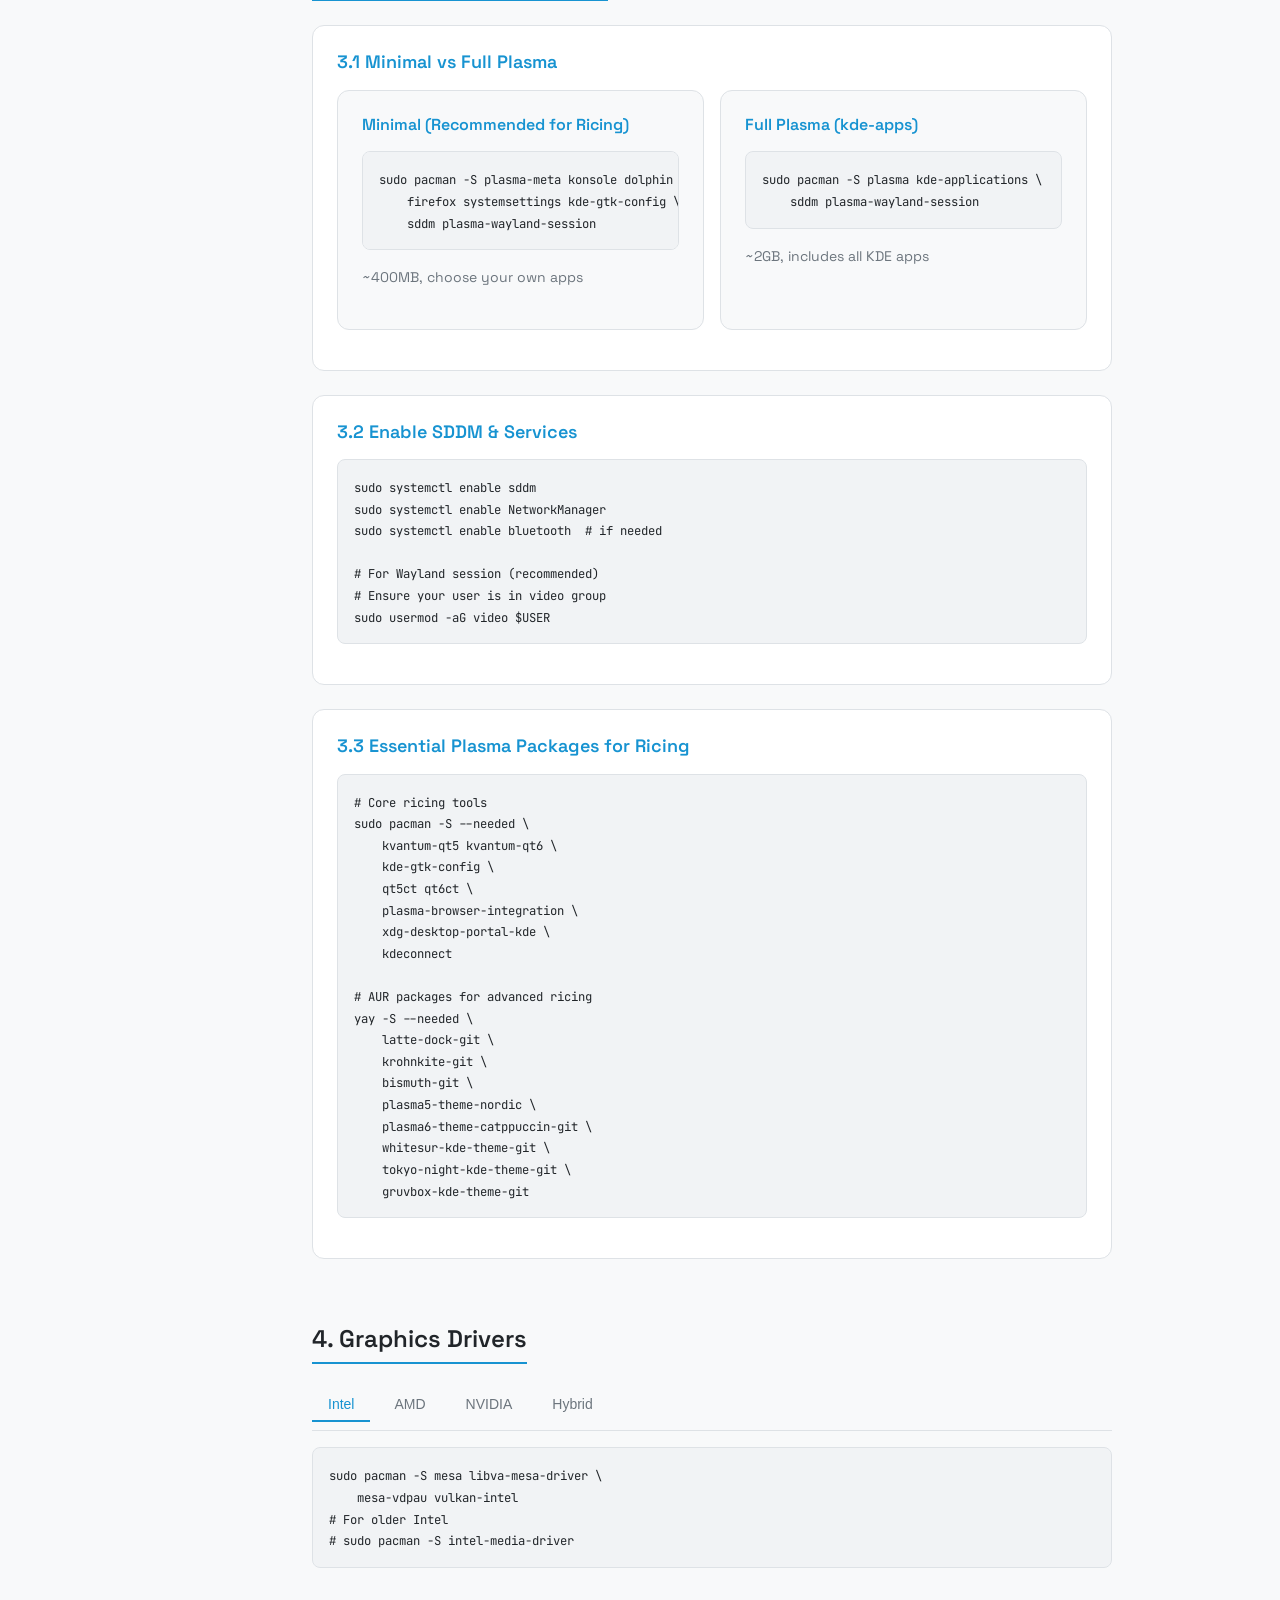
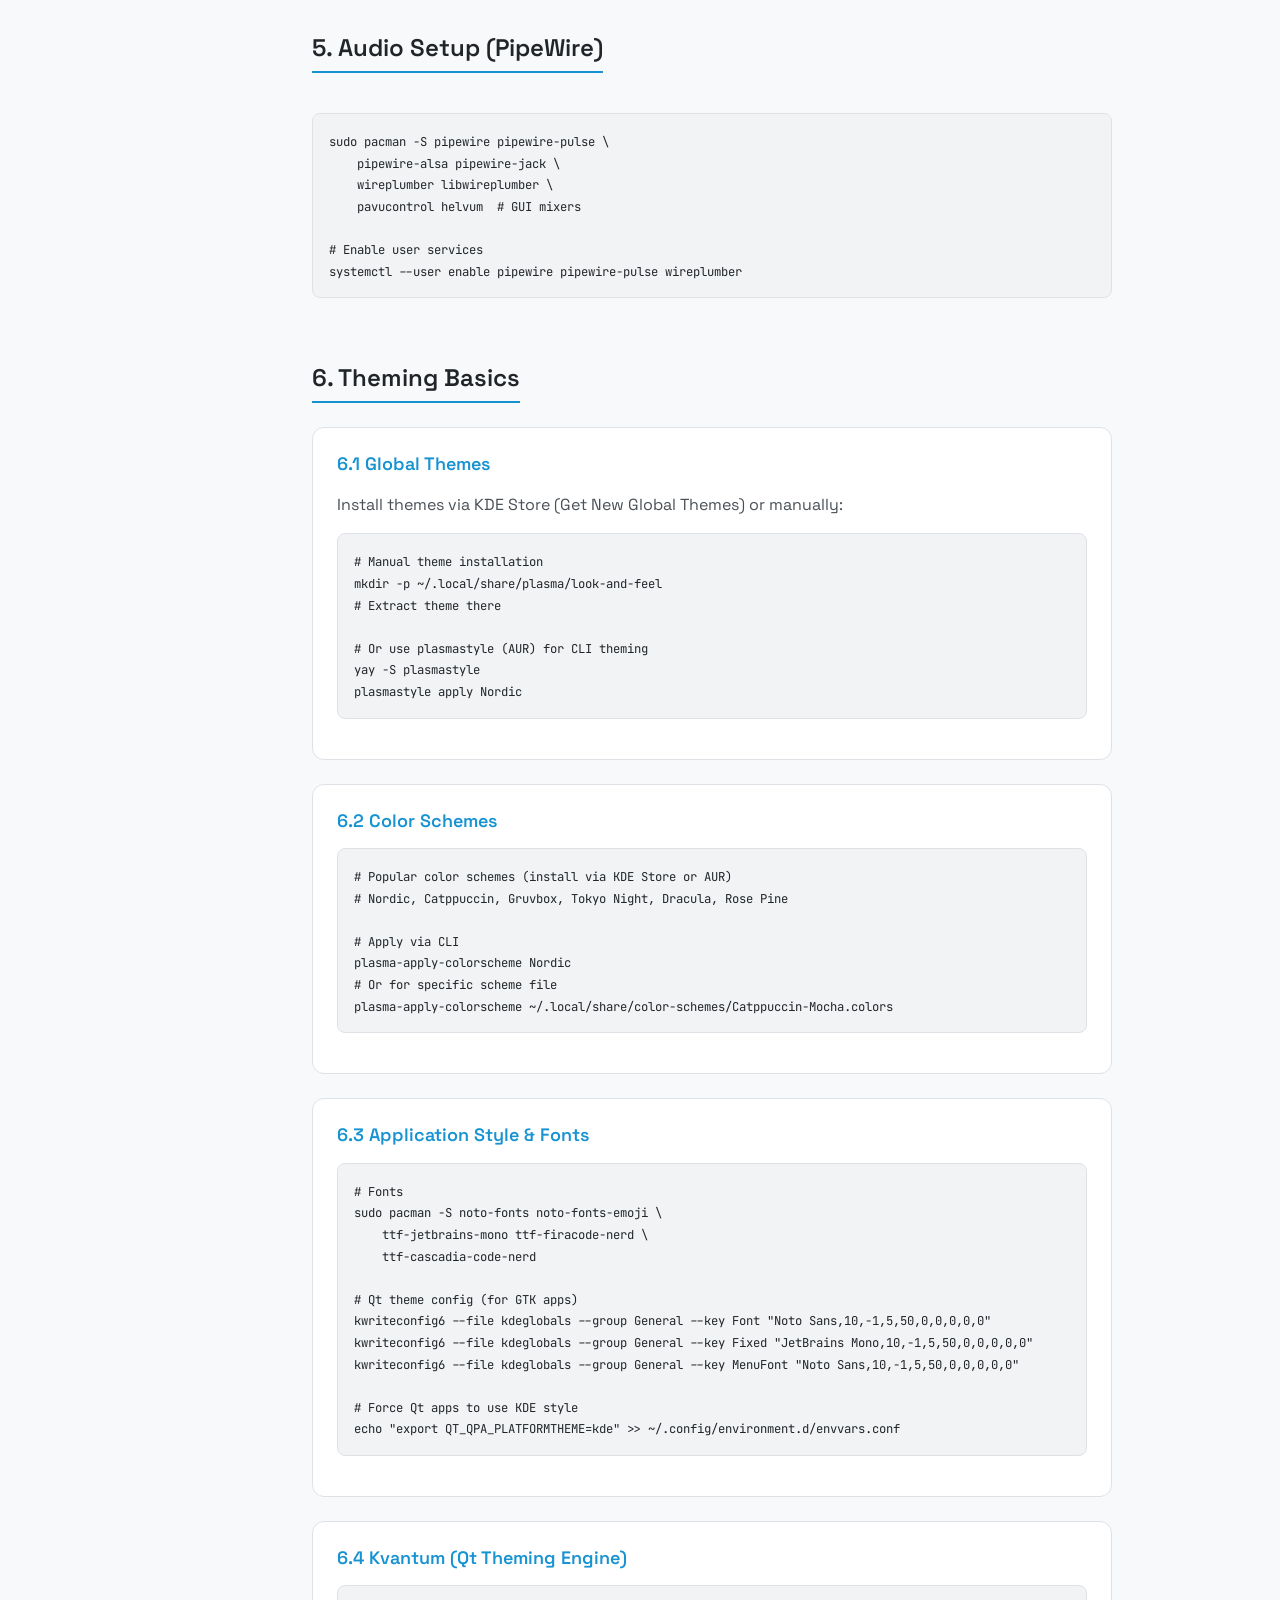
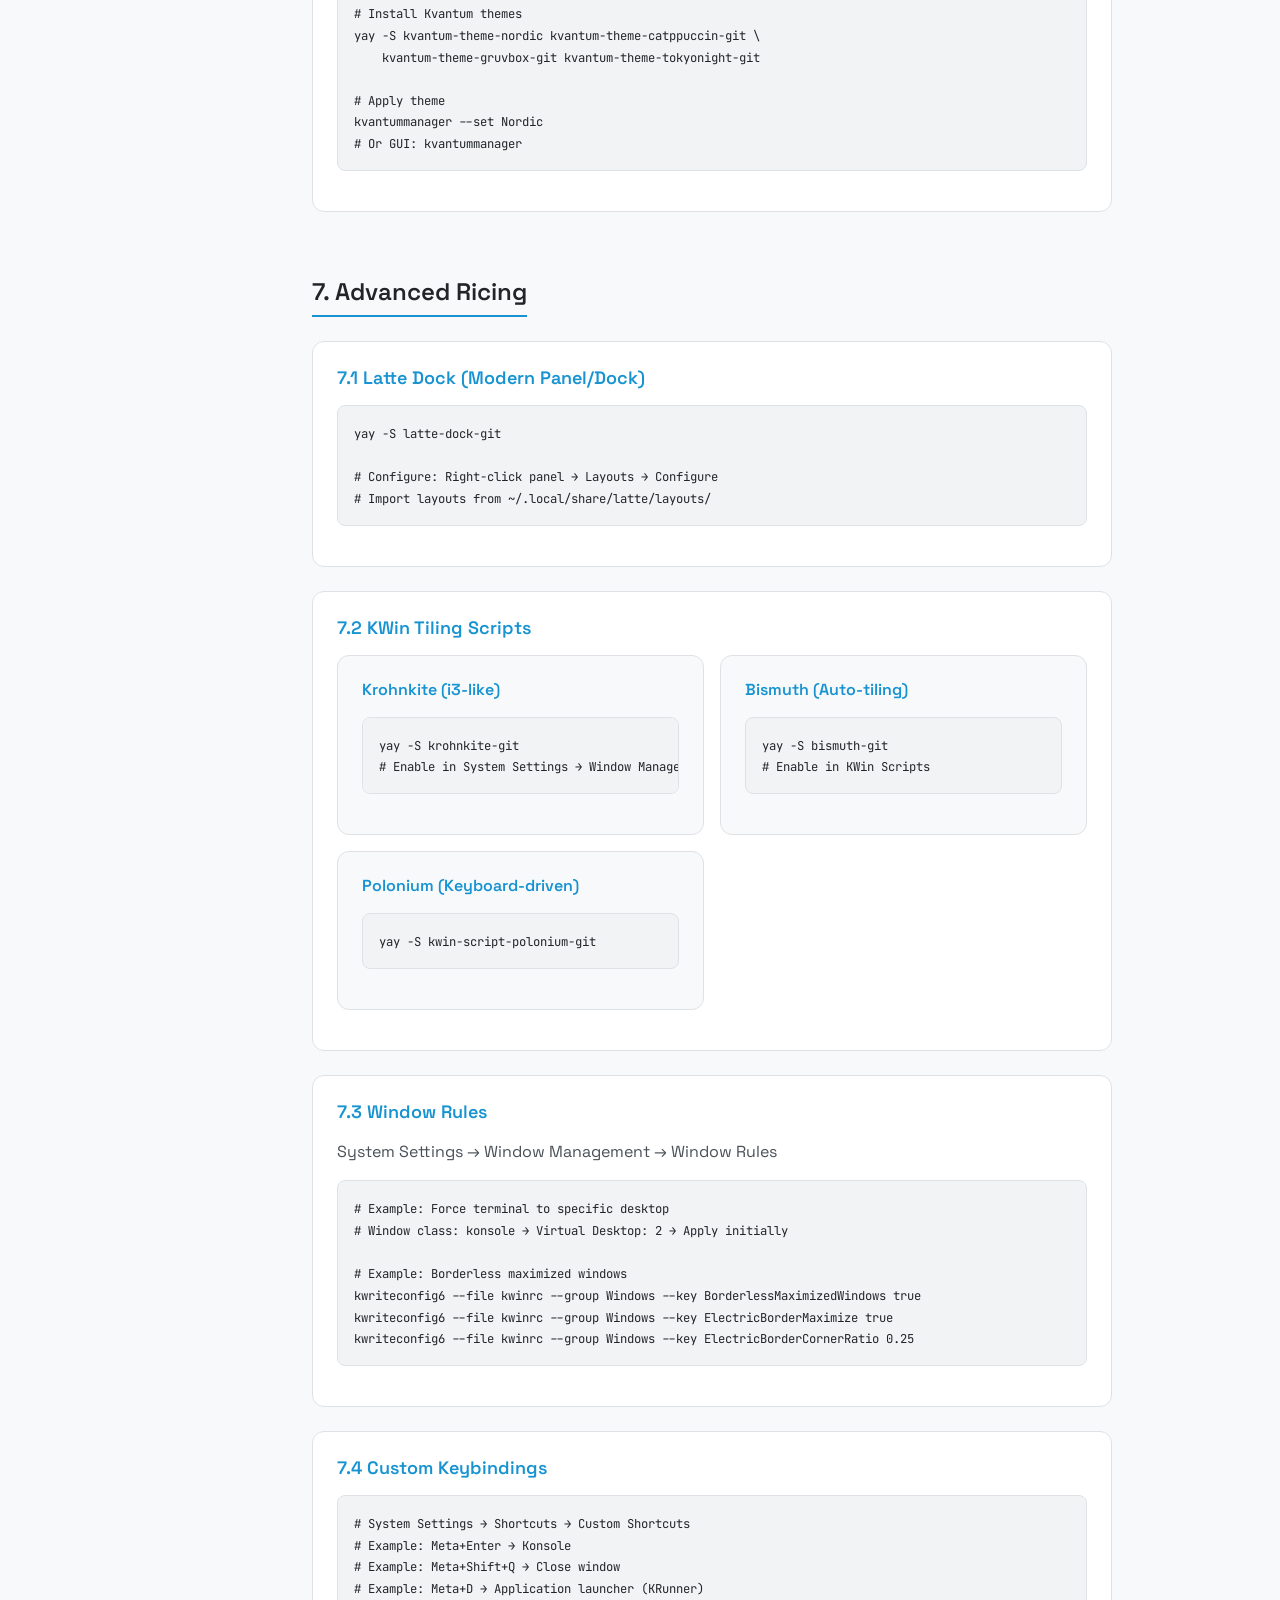
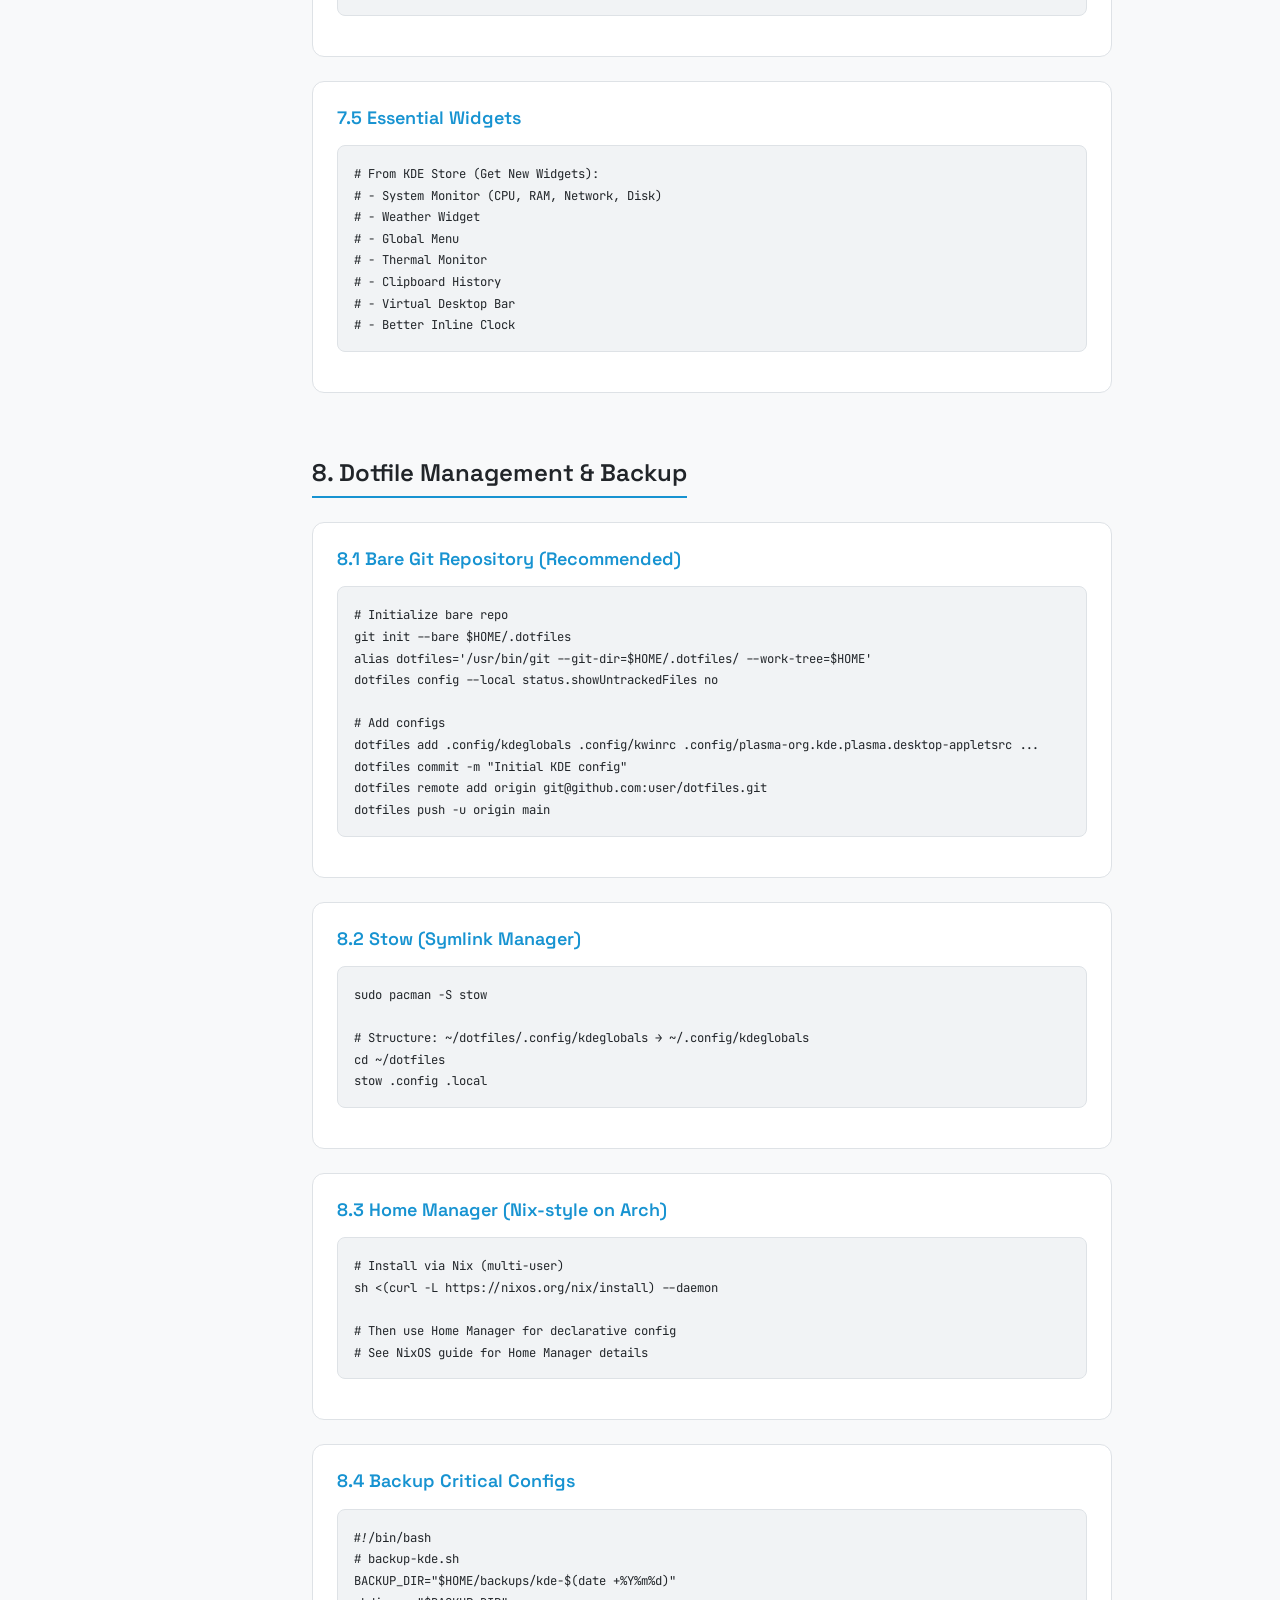
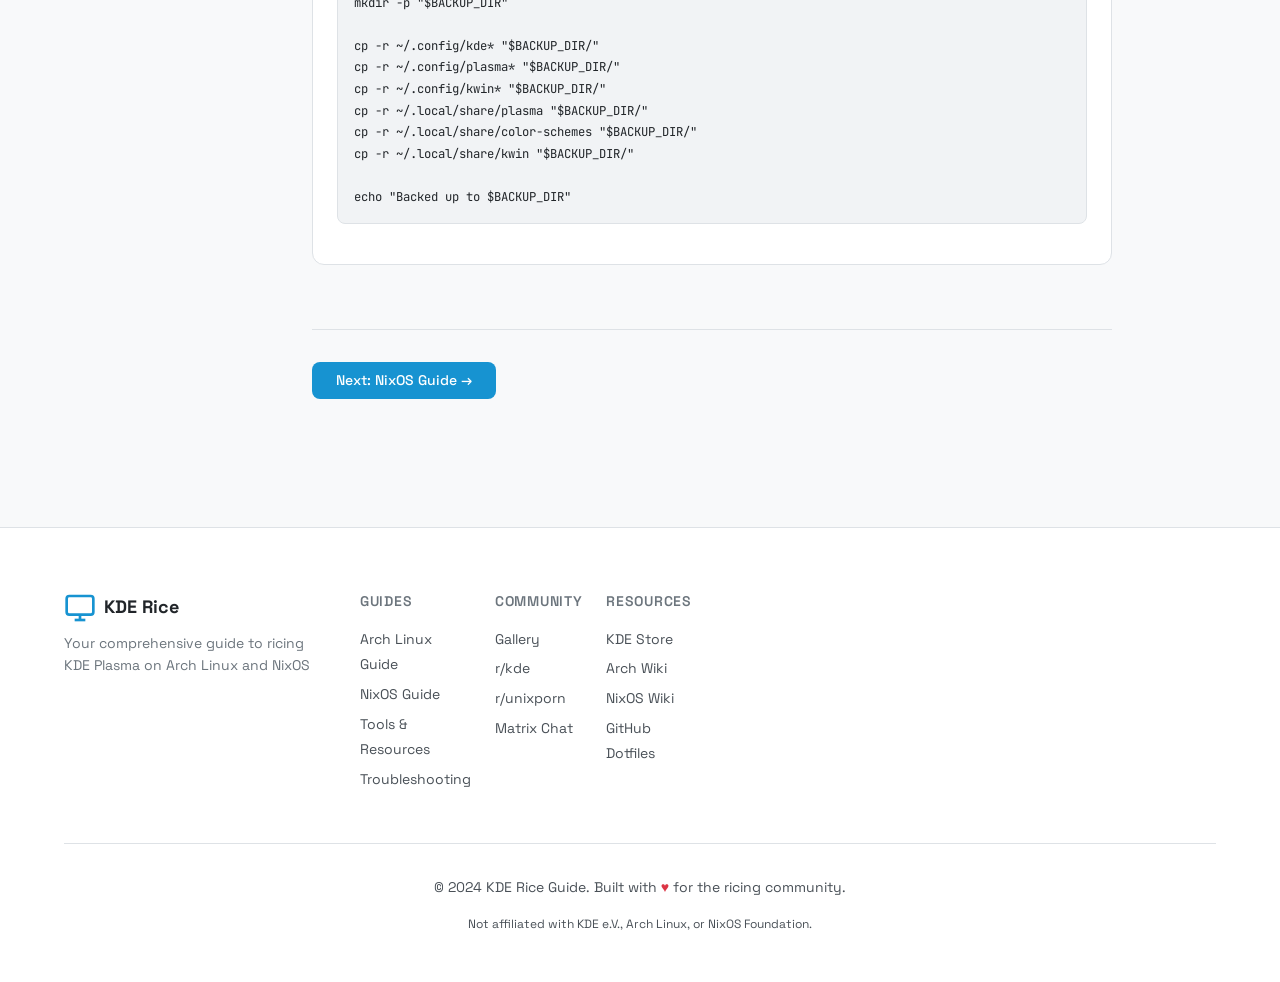
<file: html/arch-guide.html>
<!DOCTYPE html>
<html lang="en">
<head>
    <meta charset="UTF-8">
    <meta name="viewport" content="width=device-width, initial-scale=1.0">
    <meta name="description" content="Complete guide to installing and ricing KDE Plasma on Arch Linux">
    <title>Arch Linux KDE Plasma Ricing Guide</title>
    <link rel="stylesheet" href="../css/main.css">
    <link rel="stylesheet" href="../css/components.css">
    <link rel="stylesheet" href="../css/theme.css">
    <link rel="stylesheet" href="../css/guide.css">
    <link rel="preconnect" href="https://fonts.googleapis.com">
    <link rel="preconnect" href="https://fonts.gstatic.com" crossorigin>
    <link href="https://fonts.googleapis.com/css2?family=JetBrains+Mono:wght@400;500;600;700&family=Space+Grotesk:wght@400;500;600;700&display=swap" rel="stylesheet">
</head>
<body>
    <div class="theme-toggle" id="themeToggle" aria-label="Toggle dark/light theme">
        <svg class="sun-icon" viewBox="0 0 24 24" fill="none" stroke="currentColor" stroke-width="2">
            <circle cx="12" cy="12" r="5"></circle>
            <line x1="12" y1="1" x2="12" y2="3"></line>
            <line x1="12" y1="21" x2="12" y2="23"></line>
            <line x1="4.22" y1="4.22" x2="5.64" y2="5.64"></line>
            <line x1="18.36" y1="18.36" x2="19.78" y2="19.78"></line>
            <line x1="1" y1="12" x2="3" y2="12"></line>
            <line x1="21" y1="12" x2="23" y2="12"></line>
            <line x1="4.22" y1="19.78" x2="5.64" y2="18.36"></line>
            <line x1="18.36" y1="5.64" x2="19.78" y2="4.22"></line>
        </svg>
        <svg class="moon-icon" viewBox="0 0 24 24" fill="none" stroke="currentColor" stroke-width="2">
            <path d="M21 12.79A9 9 0 1 1 11.21 3 7 7 0 0 0 21 12.79z"></path>
        </svg>
    </div>

    <header class="site-header">
        <nav class="main-nav">
            <a href="../index.html" class="logo">
                <svg class="logo-icon" viewBox="0 0 24 24" fill="none" stroke="currentColor" stroke-width="2">
                    <rect x="2" y="3" width="20" height="14" rx="2" ry="2"></rect>
                    <line x1="8" y1="21" x2="16" y2="21"></line>
                    <line x1="12" y1="17" x2="12" y2="21"></line>
                </svg>
                <span class="logo-text">KDE Rice</span>
            </a>
            <button class="nav-toggle" id="navToggle" aria-label="Toggle navigation">
                <span class="hamburger"></span>
            </button>
            <ul class="nav-links" id="navLinks">
                <li><a href="../index.html">Home</a></li>
                <li><a href="arch-guide.html" class="active">Arch Linux</a></li>
                <li><a href="nixos-guide.html">NixOS</a></li>
                <li><a href="tools.html">Tools & Resources</a></li>
                <li><a href="gallery.html">Gallery</a></li>
                <li><a href="troubleshooting.html">Troubleshooting</a></li>
            </ul>
        </nav>
    </header>

    <main class="guide-main">
        <nav class="guide-sidebar" id="guideSidebar">
            <div class="sidebar-header">
                <h3>Arch Linux Guide</h3>
                <button class="sidebar-toggle" id="sidebarToggle" aria-label="Toggle sidebar">
                    <svg viewBox="0 0 24 24" fill="none" stroke="currentColor" stroke-width="2">
                        <polyline points="15 18 9 12 15 6"></polyline>
                    </svg>
                </button>
            </div>
            <ul class="sidebar-nav">
                <li><a href="#installation" class="sidebar-link">1. Installation</a></li>
                <li><a href="#post-install" class="sidebar-link">2. Post-Install Setup</a></li>
                <li><a href="#kde-install" class="sidebar-link">3. KDE Plasma Install</a></li>
                <li><a href="#drivers" class="sidebar-link">4. Graphics Drivers</a></li>
                <li><a href="#audio" class="sidebar-link">5. Audio (PipeWire)</a></li>
                <li><a href="#theming" class="sidebar-link">6. Theming Basics</a></li>
                <li><a href="#advanced" class="sidebar-link">7. Advanced Ricing</a></li>
                <li><a href="#dotfiles" class="sidebar-link">8. Dotfile Management</a></li>
            </ul>
        </nav>

        <div class="guide-content">
            <article class="guide-article">
                <header class="guide-header">
                    <div class="guide-breadcrumbs">
                        <a href="../index.html">Home</a>
                        <svg viewBox="0 0 24 24" fill="none" stroke="currentColor" stroke-width="2"><polyline points="9 18 15 12 9 6"></polyline></svg>
                        <a href="arch-guide.html">Arch Linux</a>
                        <svg viewBox="0 0 24 24" fill="none" stroke="currentColor" stroke-width="2"><polyline points="9 18 15 12 9 6"></polyline></svg>
                        <span>Installation</span>
                    </div>
                    <h1>Arch Linux KDE Plasma Ricing Guide</h1>
                    <p class="guide-description">Complete walkthrough from base install to a fully riced KDE Plasma desktop on Arch Linux</p>
                    <div class="guide-meta">
                        <span class="meta-item"><svg viewBox="0 0 24 24" fill="none" stroke="currentColor" stroke-width="2"><circle cx="12" cy="12" r="10"></circle><polyline points="12 6 12 12 16 14"></polyline></svg> ~45 min read</span>
                        <span class="meta-item"><svg viewBox="0 0 24 24" fill="none" stroke="currentColor" stroke-width="2"><path d="M12 22s8-4 8-10V5l-8-3-8 3v7c0 6 8 10 8 10z"></path></svg> Intermediate</span>
                        <span class="meta-item badge badge-arch">Arch Linux</span>
                    </div>
                </header>

                <section id="installation" class="guide-section">
                    <h2>1. Base System Installation</h2>
                    <p>Start with the official Arch Linux installation medium. Boot into the live environment and follow these steps:</p>

                    <div class="step">
                        <h3>1.1 Verify Boot Mode</h3>
                        <pre><code class="language-bash"># Check if booted in UEFI mode
ls /sys/firmware/efi/efivars</code></pre>
                        <p>If the directory exists, you're in UEFI mode. Otherwise, you're in BIOS mode.</p>
                    </div>

                    <div class="step">
                        <h3>1.2 Connect to Internet</h3>
                        <pre><code class="language-bash"># For WiFi
iwctl
# Inside iwctl:
station wlan0 connect "SSID"

# For Ethernet (usually auto)
ping archlinux.org</code></pre>
                    </div>

                    <div class="step">
                        <h3>1.3 Partition Disks</h3>
                        <pre><code class="language-bash"># List disks
lsblk

# Partition with fdisk (UEFI example)
fdisk /dev/nvme0n1
# Create: EFI (512M, type EFI), Root (rest, type Linux filesystem)</code></pre>
                    </div>

                    <div class="step">
                        <h3>1.4 Format & Mount</h3>
                        <pre><code class="language-bash"># Format partitions
mkfs.fat -F32 /dev/nvme0n1p1  # EFI
mkfs.ext4 /dev/nvme0n1p2      # Root

# Mount
mount /dev/nvme0n1p2 /mnt
mkdir -p /mnt/boot/efi
mount /dev/nvme0n1p1 /mnt/boot/efi</code></pre>
                    </div>

                    <div class="step">
                        <h3>1.5 Install Base System</h3>
                        <pre><code class="language-bash"># Install base packages + essentials
pacstrap -K /mnt base linux linux-firmware \
    base-devel networkmanager sudo vim git \
    intel-ucode  # or amd-ucode

# Generate fstab
genfstab -U /mnt >> /mnt/etc/fstab</code></pre>
                    </div>

                    <div class="step">
                        <h3>1.6 Chroot & Configure</h3>
                        <pre><code class="language-bash">arch-chroot /mnt

# Timezone
ln -sf /usr/share/zoneinfo/Region/City /etc/localtime
hwclock --systohc

# Localization
echo "en_US.UTF-8 UTF-8" >> /etc/locale.gen
locale-gen
echo "LANG=en_US.UTF-8" > /etc/locale.conf

# Hostname
echo "archrice" > /etc/hostname

# Root password
passwd

# Create user
useradd -m -G wheel -s /bin/bash youruser
passwd youruser
EDITOR=vim visudo  # Uncomment %wheel ALL=(ALL:ALL) ALL</code></pre>
                    </div>

                    <div class="step">
                        <h3>1.7 Bootloader (systemd-boot for UEFI)</h3>
                        <pre><code class="language-bash">bootctl install

# Create loader entry
cat > /boot/loader/entries/arch.conf << 'EOF'
title   Arch Linux
linux   /vmlinuz-linux
initrd  /intel-ucode.img
initrd  /initramfs-linux.img
options root=PARTUUID=$(blkid -s PARTUUID -o value /dev/nvme0n1p2) rw
EOF

# Configure loader
cat > /boot/loader/loader.conf << 'EOF'
default arch
timeout 3
console-mode keep
EOF</code></pre>
                    </div>

                    <div class="step">
                        <h3>1.8 Enable Services & Reboot</h3>
                        <pre><code class="language-bash">systemctl enable NetworkManager
exit
umount -R /mnt
reboot</code></pre>
                    </div>
                </section>

                <section id="post-install" class="guide-section">
                    <h2>2. Post-Installation Setup</h2>

                    <div class="step">
                        <h3>2.1 System Update & Essential Packages</h3>
                        <pre><code class="language-bash">sudo pacman -Syu

# Essential utilities
sudo pacman -S --needed \
    base-devel git curl wget unzip zip \
    htop btop neofetch fastfetch \
    man-db man-pages texinfo \
    reflector rsync openssh</code></pre>
                    </div>

                    <div class="step">
                        <h3>2.2 Configure Pacman & Mirrors</h3>
                        <pre><code class="language-bash"># Enable parallel downloads & color
sudo sed -i 's/^#ParallelDownloads = 5/ParallelDownloads = 10/' /etc/pacman.conf
sudo sed -i 's/^#Color/Color/' /etc/pacman.conf
sudo sed -i 's/^#VerbosePkgLists/VerbosePkgLists/' /etc/pacman.conf

# Add ILoveCandy for fun
sudo sed -i '/^Color/a ILoveCandy' /etc/pacman.conf

# Update mirrors
sudo reflector --country "United States" --age 12 --protocol https --sort rate --save /etc/pacman.d/mirrorlist</code></pre>
                    </div>

                    <div class="step">
                        <h3>2.3 AUR Helper (yay)</h3>
                        <pre><code class="language-bash">cd /tmp
git clone https://aur.archlinux.org/yay.git
cd yay
makepkg -si --noconfirm
cd ~ && rm -rf /tmp/yay</code></pre>
                    </div>

                    <div class="step">
                        <h3>2.4 Enable Multilib (for Steam, Wine, etc.)</h3>
                        <pre><code class="language-bash">sudo sed -i '/^#\[multilib\]/,/^#Include/ s/^#//' /etc/pacman.conf
sudo pacman -Syu</code></pre>
                    </div>
                </section>

                <section id="kde-install" class="guide-section">
                    <h2>3. KDE Plasma Installation</h2>

                    <div class="step">
                        <h3>3.1 Minimal vs Full Plasma</h3>
                        <div class="option-cards">
                            <div class="option-card">
                                <h4>Minimal (Recommended for Ricing)</h4>
                                <pre><code class="language-bash">sudo pacman -S plasma-meta konsole dolphin \
    firefox systemsettings kde-gtk-config \
    sddm plasma-wayland-session</code></pre>
                                <p>~400MB, choose your own apps</p>
                            </div>
                            <div class="option-card">
                                <h4>Full Plasma (kde-apps)</h4>
                                <pre><code class="language-bash">sudo pacman -S plasma kde-applications \
    sddm plasma-wayland-session</code></pre>
                                <p>~2GB, includes all KDE apps</p>
                            </div>
                        </div>
                    </div>

                    <div class="step">
                        <h3>3.2 Enable SDDM & Services</h3>
                        <pre><code class="language-bash">sudo systemctl enable sddm
sudo systemctl enable NetworkManager
sudo systemctl enable bluetooth  # if needed

# For Wayland session (recommended)
# Ensure your user is in video group
sudo usermod -aG video $USER</code></pre>
                    </div>

                    <div class="step">
                        <h3>3.3 Essential Plasma Packages for Ricing</h3>
                        <pre><code class="language-bash"># Core ricing tools
sudo pacman -S --needed \
    kvantum-qt5 kvantum-qt6 \
    kde-gtk-config \
    qt5ct qt6ct \
    plasma-browser-integration \
    xdg-desktop-portal-kde \
    kdeconnect

# AUR packages for advanced ricing
yay -S --needed \
    latte-dock-git \
    krohnkite-git \
    bismuth-git \
    plasma5-theme-nordic \
    plasma6-theme-catppuccin-git \
    whitesur-kde-theme-git \
    tokyo-night-kde-theme-git \
    gruvbox-kde-theme-git</code></pre>
                    </div>
                </section>

                <section id="drivers" class="guide-section">
                    <h2>4. Graphics Drivers</h2>

                    <div class="driver-tabs">
                        <button class="driver-tab active" data-driver="intel">Intel</button>
                        <button class="driver-tab" data-driver="amd">AMD</button>
                        <button class="driver-tab" data-driver="nvidia">NVIDIA</button>
                        <button class="driver-tab" data-driver="hybrid">Hybrid</button>
                    </div>

                    <div class="driver-content">
                        <div class="driver-panel active" data-driver="intel">
                            <pre><code class="language-bash">sudo pacman -S mesa libva-mesa-driver \
    mesa-vdpau vulkan-intel
# For older Intel
# sudo pacman -S intel-media-driver</code></pre>
                        </div>
                        <div class="driver-panel" data-driver="amd">
                            <pre><code class="language-bash">sudo pacman -S mesa libva-mesa-driver \
    mesa-vdpau vulkan-radeon \
    lib32-mesa lib32-vulkan-radeon \
    lib32-libva-mesa-driver</code></pre>
                        </div>
                        <div class="driver-panel" data-driver="nvidia">
                            <pre><code class="language-bash"># Proprietary (recommended for gaming/CUDA)
sudo pacman -S nvidia nvidia-utils \
    lib32-nvidia-utils nvidia-settings \
    vulkan-icd-loader lib32-vulkan-icd-loader

# Or open-source (nouveau - limited features)
# sudo pacman -S xf86-video-nouveau mesa

# Add kernel modules for mkinitcpio
sudo sed -i 's/MODULES=()/MODULES=(nvidia nvidia_modeset nvidia_uvm nvidia_drm)/' /etc/mkinitcpio.conf
sudo mkinitcpio -P

# Enable DRM KMS
echo "options nvidia_drm modeset=1 fbdev=1" | sudo tee /etc/modprobe.d/nvidia.conf</code></pre>
                        </div>
                        <div class="driver-panel" data-driver="hybrid">
                            <pre><code class="language-bash"># For Optimus laptops (Intel + NVIDIA)
sudo pacman -S nvidia-prime optimus-manager

# Or use envycontrol (AUR)
yay -S envycontrol

# Switch GPU:
# envycontrol -s integrated    # Intel only
# envycontrol -s hybrid        # Dynamic switching
# envycontrol -s nvidia        # NVIDIA only</code></pre>
                        </div>
                    </div>
                </section>

                <section id="audio" class="guide-section">
                    <h2>5. Audio Setup (PipeWire)</h2>
                    <pre><code class="language-bash">sudo pacman -S pipewire pipewire-pulse \
    pipewire-alsa pipewire-jack \
    wireplumber libwireplumber \
    pavucontrol helvum  # GUI mixers

# Enable user services
systemctl --user enable pipewire pipewire-pulse wireplumber</code></pre>
                </section>

                <section id="theming" class="guide-section">
                    <h2>6. Theming Basics</h2>

                    <div class="step">
                        <h3>6.1 Global Themes</h3>
                        <p>Install themes via KDE Store (Get New Global Themes) or manually:</p>
                        <pre><code class="language-bash"># Manual theme installation
mkdir -p ~/.local/share/plasma/look-and-feel
# Extract theme there

# Or use plasmastyle (AUR) for CLI theming
yay -S plasmastyle
plasmastyle apply Nordic</code></pre>
                    </div>

                    <div class="step">
                        <h3>6.2 Color Schemes</h3>
                        <pre><code class="language-bash"># Popular color schemes (install via KDE Store or AUR)
# Nordic, Catppuccin, Gruvbox, Tokyo Night, Dracula, Rose Pine

# Apply via CLI
plasma-apply-colorscheme Nordic
# Or for specific scheme file
plasma-apply-colorscheme ~/.local/share/color-schemes/Catppuccin-Mocha.colors</code></pre>
                    </div>

                    <div class="step">
                        <h3>6.3 Application Style & Fonts</h3>
                        <pre><code class="language-bash"># Fonts
sudo pacman -S noto-fonts noto-fonts-emoji \
    ttf-jetbrains-mono ttf-firacode-nerd \
    ttf-cascadia-code-nerd

# Qt theme config (for GTK apps)
kwriteconfig6 --file kdeglobals --group General --key Font "Noto Sans,10,-1,5,50,0,0,0,0,0"
kwriteconfig6 --file kdeglobals --group General --key Fixed "JetBrains Mono,10,-1,5,50,0,0,0,0,0"
kwriteconfig6 --file kdeglobals --group General --key MenuFont "Noto Sans,10,-1,5,50,0,0,0,0,0"

# Force Qt apps to use KDE style
echo "export QT_QPA_PLATFORMTHEME=kde" >> ~/.config/environment.d/envvars.conf</code></pre>
                    </div>

                    <div class="step">
                        <h3>6.4 Kvantum (Qt Theming Engine)</h3>
                        <pre><code class="language-bash"># Install Kvantum themes
yay -S kvantum-theme-nordic kvantum-theme-catppuccin-git \
    kvantum-theme-gruvbox-git kvantum-theme-tokyonight-git

# Apply theme
kvantummanager --set Nordic
# Or GUI: kvantummanager</code></pre>
                    </div>
                </section>

                <section id="advanced" class="guide-section">
                    <h2>7. Advanced Ricing</h2>

                    <div class="step">
                        <h3>7.1 Latte Dock (Modern Panel/Dock)</h3>
                        <pre><code class="language-bash">yay -S latte-dock-git

# Configure: Right-click panel → Layouts → Configure
# Import layouts from ~/.local/share/latte/layouts/</code></pre>
                    </div>

                    <div class="step">
                        <h3>7.2 KWin Tiling Scripts</h3>
                        <div class="option-cards">
                            <div class="option-card">
                                <h4>Krohnkite (i3-like)</h4>
                                <pre><code class="language-bash">yay -S krohnkite-git
# Enable in System Settings → Window Management → KWin Scripts</code></pre>
                            </div>
                            <div class="option-card">
                                <h4>Bismuth (Auto-tiling)</h4>
                                <pre><code class="language-bash">yay -S bismuth-git
# Enable in KWin Scripts</code></pre>
                            </div>
                            <div class="option-card">
                                <h4>Polonium (Keyboard-driven)</h4>
                                <pre><code class="language-bash">yay -S kwin-script-polonium-git</code></pre>
                            </div>
                        </div>
                    </div>

                    <div class="step">
                        <h3>7.3 Window Rules</h3>
                        <p>System Settings → Window Management → Window Rules</p>
                        <pre><code class="language-bash"># Example: Force terminal to specific desktop
# Window class: konsole → Virtual Desktop: 2 → Apply initially

# Example: Borderless maximized windows
kwriteconfig6 --file kwinrc --group Windows --key BorderlessMaximizedWindows true
kwriteconfig6 --file kwinrc --group Windows --key ElectricBorderMaximize true
kwriteconfig6 --file kwinrc --group Windows --key ElectricBorderCornerRatio 0.25</code></pre>
                    </div>

                    <div class="step">
                        <h3>7.4 Custom Keybindings</h3>
                        <pre><code class="language-bash"># System Settings → Shortcuts → Custom Shortcuts
# Example: Meta+Enter → Konsole
# Example: Meta+Shift+Q → Close window
# Example: Meta+D → Application launcher (KRunner)</code></pre>
                    </div>

                    <div class="step">
                        <h3>7.5 Essential Widgets</h3>
                        <pre><code class="language-bash"># From KDE Store (Get New Widgets):
# - System Monitor (CPU, RAM, Network, Disk)
# - Weather Widget
# - Global Menu
# - Thermal Monitor
# - Clipboard History
# - Virtual Desktop Bar
# - Better Inline Clock</code></pre>
                    </div>
                </section>

                <section id="dotfiles" class="guide-section">
                    <h2>8. Dotfile Management & Backup</h2>

                    <div class="step">
                        <h3>8.1 Bare Git Repository (Recommended)</h3>
                        <pre><code class="language-bash"># Initialize bare repo
git init --bare $HOME/.dotfiles
alias dotfiles='/usr/bin/git --git-dir=$HOME/.dotfiles/ --work-tree=$HOME'
dotfiles config --local status.showUntrackedFiles no

# Add configs
dotfiles add .config/kdeglobals .config/kwinrc .config/plasma-org.kde.plasma.desktop-appletsrc ...
dotfiles commit -m "Initial KDE config"
dotfiles remote add origin git@github.com:user/dotfiles.git
dotfiles push -u origin main</code></pre>
                    </div>

                    <div class="step">
                        <h3>8.2 Stow (Symlink Manager)</h3>
                        <pre><code class="language-bash">sudo pacman -S stow

# Structure: ~/dotfiles/.config/kdeglobals → ~/.config/kdeglobals
cd ~/dotfiles
stow .config .local</code></pre>
                    </div>

                    <div class="step">
                        <h3>8.3 Home Manager (Nix-style on Arch)</h3>
                        <pre><code class="language-bash"># Install via Nix (multi-user)
sh <(curl -L https://nixos.org/nix/install) --daemon

# Then use Home Manager for declarative config
# See NixOS guide for Home Manager details</code></pre>
                    </div>

                    <div class="step">
                        <h3>8.4 Backup Critical Configs</h3>
                        <pre><code class="language-bash">#!/bin/bash
# backup-kde.sh
BACKUP_DIR="$HOME/backups/kde-$(date +%Y%m%d)"
mkdir -p "$BACKUP_DIR"

cp -r ~/.config/kde* "$BACKUP_DIR/"
cp -r ~/.config/plasma* "$BACKUP_DIR/"
cp -r ~/.config/kwin* "$BACKUP_DIR/"
cp -r ~/.local/share/plasma "$BACKUP_DIR/"
cp -r ~/.local/share/color-schemes "$BACKUP_DIR/"
cp -r ~/.local/share/kwin "$BACKUP_DIR/"

echo "Backed up to $BACKUP_DIR"</code></pre>
                    </div>
                </section>

                <nav class="guide-navigation">
                    <a href="../html/nixos-guide.html" class="btn btn-primary">Next: NixOS Guide →</a>
                </nav>
            </article>
        </div>
    </main>

    <footer class="site-footer">
        <div class="container">
            <div class="footer-content">
                <div class="footer-brand">
                    <a href="../index.html" class="logo">
                        <svg class="logo-icon" viewBox="0 0 24 24" fill="none" stroke="currentColor" stroke-width="2">
                            <rect x="2" y="3" width="20" height="14" rx="2" ry="2"></rect>
                            <line x1="8" y1="21" x2="16" y2="21"></line>
                            <line x1="12" y1="17" x2="12" y2="21"></line>
                        </svg>
                        <span class="logo-text">KDE Rice</span>
                    </a>
                    <p>Your comprehensive guide to ricing KDE Plasma on Arch Linux and NixOS</p>
                </div>
                <nav class="footer-nav">
                    <div class="footer-section">
                        <h4>Guides</h4>
                        <ul>
                            <li><a href="arch-guide.html">Arch Linux Guide</a></li>
                            <li><a href="nixos-guide.html">NixOS Guide</a></li>
                            <li><a href="tools.html">Tools & Resources</a></li>
                            <li><a href="troubleshooting.html">Troubleshooting</a></li>
                        </ul>
                    </div>
                    <div class="footer-section">
                        <h4>Community</h4>
                        <ul>
                            <li><a href="gallery.html">Gallery</a></li>
                            <li><a href="https://reddit.com/r/kde" target="_blank">r/kde</a></li>
                            <li><a href="https://reddit.com/r/unixporn" target="_blank">r/unixporn</a></li>
                            <li><a href="https://matrix.to/#/#kde:matrix.org" target="_blank">Matrix Chat</a></li>
                        </ul>
                    </div>
                    <div class="footer-section">
                        <h4>Resources</h4>
                        <ul>
                            <li><a href="https://store.kde.org/" target="_blank">KDE Store</a></li>
                            <li><a href="https://wiki.archlinux.org/" target="_blank">Arch Wiki</a></li>
                            <li><a href="https://nixos.wiki/" target="_blank">NixOS Wiki</a></li>
                            <li><a href="https://github.com/" target="_blank">GitHub Dotfiles</a></li>
                        </ul>
                    </div>
                </nav>
            </div>
            <div class="footer-bottom">
                <p>&copy; 2024 KDE Rice Guide. Built with <span class="heart">♥</span> for the ricing community.</p>
                <p class="footer-note">Not affiliated with KDE e.V., Arch Linux, or NixOS Foundation.</p>
            </div>
        </div>
    </footer>

    <script src="../js/main.js"></script>
    <script src="../js/theme.js"></script>
    <script src="../js/navigation.js"></script>
    <script src="../js/guide.js"></script>
</body>
</html>
</file>
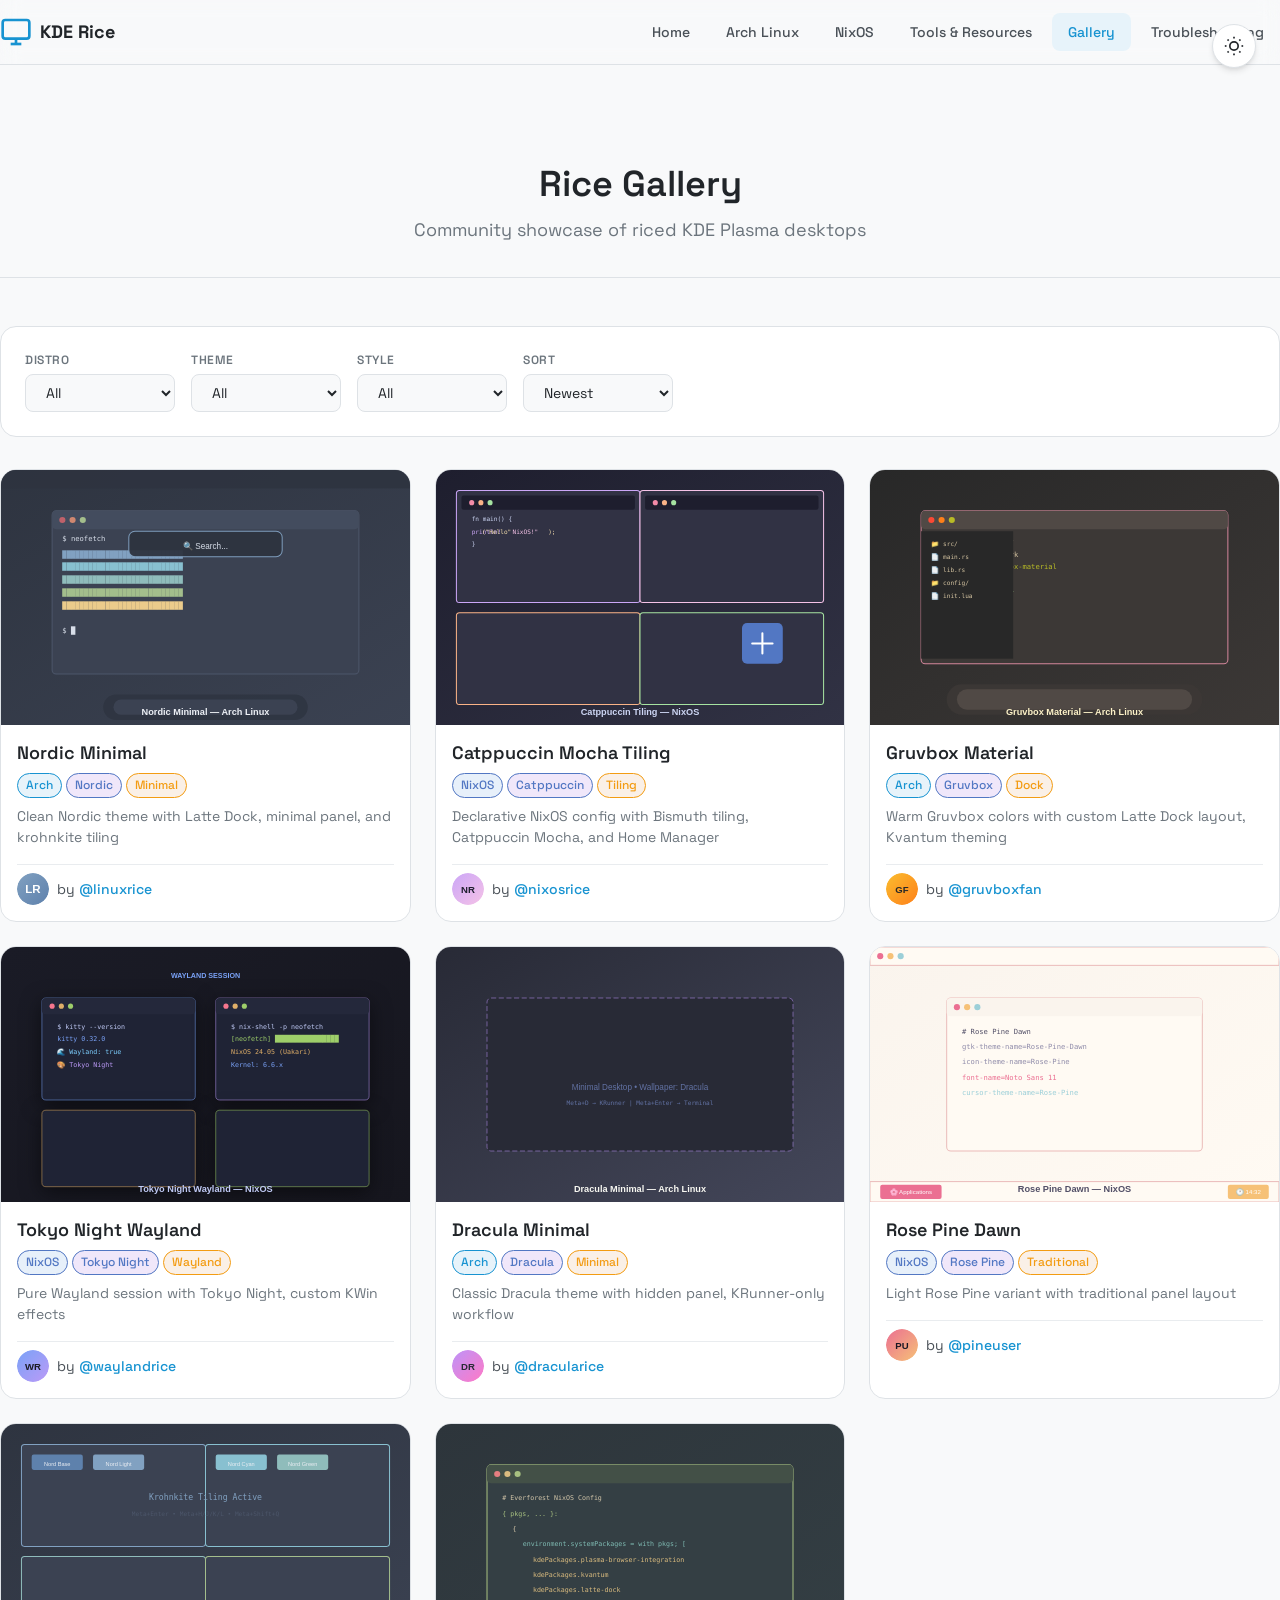
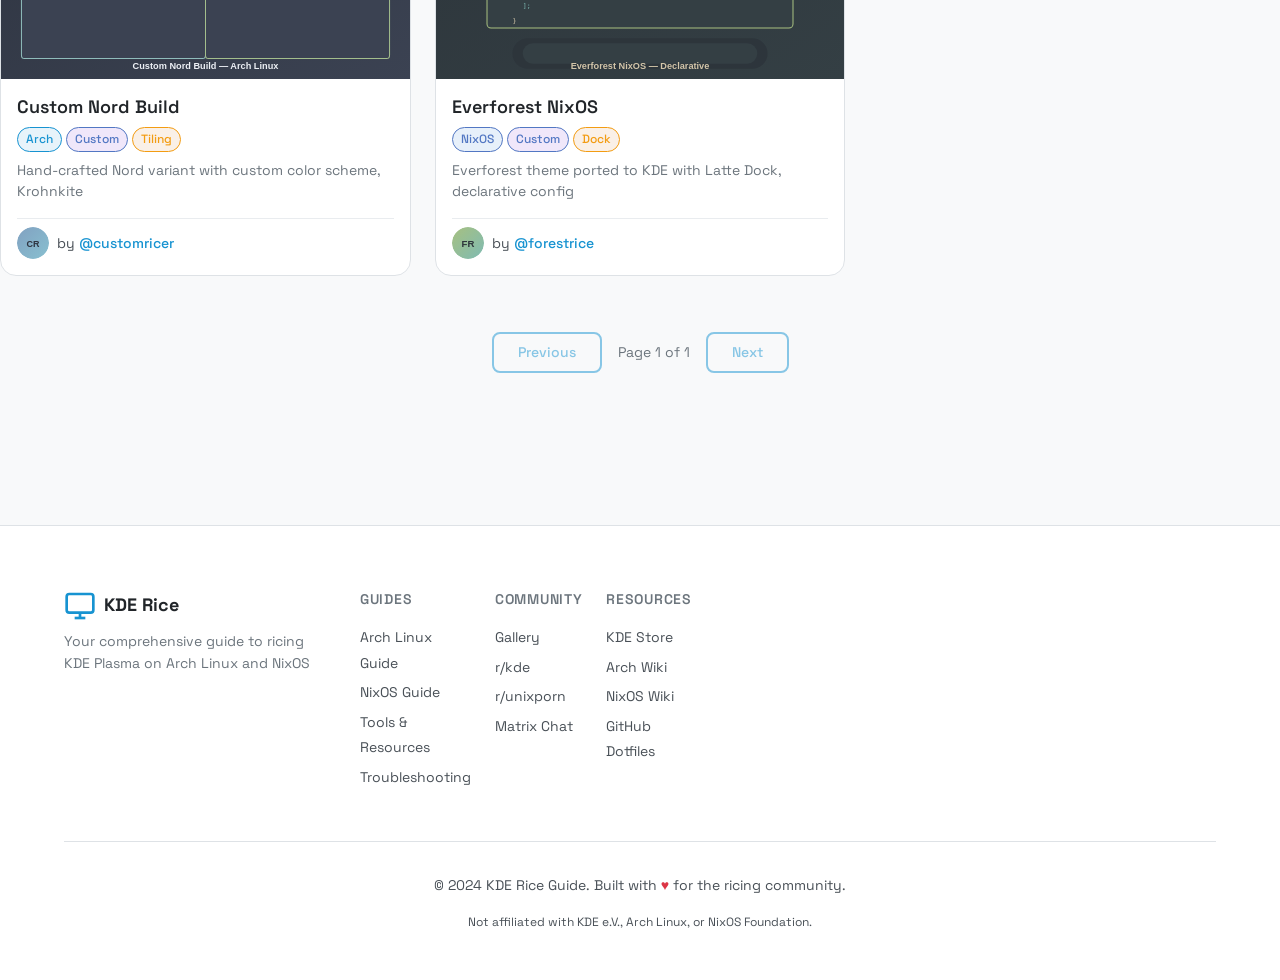
<file: html/gallery.html>
<!DOCTYPE html>
<html lang="en">
<head>
    <meta charset="UTF-8">
    <meta name="viewport" content="width=device-width, initial-scale=1.0">
    <meta name="description" content="Community KDE Plasma rice showcase - Arch Linux and NixOS">
    <title>Gallery - KDE Plasma Ricing Guide</title>
    <link rel="stylesheet" href="../css/main.css">
    <link rel="stylesheet" href="../css/components.css">
    <link rel="stylesheet" href="../css/theme.css">
    <link rel="stylesheet" href="../css/gallery.css">
    <link rel="preconnect" href="https://fonts.googleapis.com">
    <link rel="preconnect" href="https://fonts.gstatic.com" crossorigin>
    <link href="https://fonts.googleapis.com/css2?family=JetBrains+Mono:wght@400;500;600;700&family=Space+Grotesk:wght@400;500;600;700&display=swap" rel="stylesheet">
</head>
<body>
    <div class="theme-toggle" id="themeToggle" aria-label="Toggle dark/light theme">
        <svg class="sun-icon" viewBox="0 0 24 24" fill="none" stroke="currentColor" stroke-width="2">
            <circle cx="12" cy="12" r="5"></circle>
            <line x1="12" y1="1" x2="12" y2="3"></line>
            <line x1="12" y1="21" x2="12" y2="23"></line>
            <line x1="4.22" y1="4.22" x2="5.64" y2="5.64"></line>
            <line x1="18.36" y1="18.36" x2="19.78" y2="19.78"></line>
            <line x1="1" y1="12" x2="3" y2="12"></line>
            <line x1="21" y1="12" x2="23" y2="12"></line>
            <line x1="4.22" y1="19.78" x2="5.64" y2="18.36"></line>
            <line x1="18.36" y1="5.64" x2="19.78" y2="4.22"></line>
        </svg>
        <svg class="moon-icon" viewBox="0 0 24 24" fill="none" stroke="currentColor" stroke-width="2">
            <path d="M21 12.79A9 9 0 1 1 11.21 3 7 7 0 0 0 21 12.79z"></path>
        </svg>
    </div>

    <header class="site-header">
        <nav class="main-nav">
            <a href="../index.html" class="logo">
                <svg class="logo-icon" viewBox="0 0 24 24" fill="none" stroke="currentColor" stroke-width="2">
                    <rect x="2" y="3" width="20" height="14" rx="2" ry="2"></rect>
                    <line x1="8" y1="21" x2="16" y2="21"></line>
                    <line x1="12" y1="17" x2="12" y2="21"></line>
                </svg>
                <span class="logo-text">KDE Rice</span>
            </a>
            <button class="nav-toggle" id="navToggle" aria-label="Toggle navigation">
                <span class="hamburger"></span>
            </button>
            <ul class="nav-links" id="navLinks">
                <li><a href="../index.html">Home</a></li>
                <li><a href="arch-guide.html">Arch Linux</a></li>
                <li><a href="nixos-guide.html">NixOS</a></li>
                <li><a href="tools.html">Tools & Resources</a></li>
                <li><a href="gallery.html" class="active">Gallery</a></li>
                <li><a href="troubleshooting.html">Troubleshooting</a></li>
            </ul>
        </nav>
    </header>

    <main class="gallery-main">
        <header class="page-header">
            <h1>Rice Gallery</h1>
            <p>Community showcase of riced KDE Plasma desktops</p>
        </header>

        <div class="gallery-toolbar">
            <div class="filter-group">
                <label for="distroFilter">Distro</label>
                <select id="distroFilter">
                    <option value="all">All</option>
                    <option value="arch">Arch Linux</option>
                    <option value="nixos">NixOS</option>
                </select>
            </div>
            <div class="filter-group">
                <label for="themeFilter">Theme</label>
                <select id="themeFilter">
                    <option value="all">All</option>
                    <option value="nordic">Nordic</option>
                    <option value="catppuccin">Catppuccin</option>
                    <option value="gruvbox">Gruvbox</option>
                    <option value="tokyo-night">Tokyo Night</option>
                    <option value="dracula">Dracula</option>
                    <option value="rose-pine">Rose Pine</option>
                    <option value="custom">Custom</option>
                </select>
            </div>
            <div class="filter-group">
                <label for="styleFilter">Style</label>
                <select id="styleFilter">
                    <option value="all">All</option>
                    <option value="minimal">Minimal</option>
                    <option value="tiling">Tiling</option>
                    <option value="dock">Dock-based</option>
                    <option value="traditional">Traditional</option>
                    <option value="wayland">Wayland</option>
                </select>
            </div>
            <div class="filter-group">
                <label for="sortFilter">Sort</label>
                <select id="sortFilter">
                    <option value="newest">Newest</option>
                    <option value="oldest">Oldest</option>
                    <option value="popular">Most Popular</option>
                </select>
            </div>
        </div>

        <div class="gallery-grid" id="galleryGrid">
            <!-- Rice 1: Nordic Minimal Arch -->
            <article class="gallery-item" data-distro="arch" data-theme="nordic" data-style="minimal" data-date="2024-01-15" data-popularity="95">
                <div class="gallery-image">
                    <img src="../images/showcase-1.svg" alt="Nordic Minimal rice on Arch" loading="lazy">
                    <div class="gallery-overlay">
                        <button class="btn btn-primary view-details" data-rice="rice-1">View Details</button>
                    </div>
                </div>
                <div class="gallery-info">
                    <h3>Nordic Minimal</h3>
                    <div class="gallery-meta">
                        <span class="tag tag-arch">Arch</span>
                        <span class="tag tag-theme">Nordic</span>
                        <span class="tag tag-style">Minimal</span>
                    </div>
                    <p class="gallery-desc">Clean Nordic theme with Latte Dock, minimal panel, and krohnkite tiling</p>
                    <div class="gallery-author">
                        <img src="../images/avatar-1.svg" alt="User" class="avatar">
                        <span>by <a href="#" target="_blank">@linuxrice</a></span>
                    </div>
                </div>
            </article>

            <!-- Rice 2: Catppuccin Tiling NixOS -->
            <article class="gallery-item" data-distro="nixos" data-theme="catppuccin" data-style="tiling" data-date="2024-01-20" data-popularity="88">
                <div class="gallery-image">
                    <img src="../images/showcase-2.svg" alt="Catppuccin tiling rice on NixOS" loading="lazy">
                    <div class="gallery-overlay">
                        <button class="btn btn-primary view-details" data-rice="rice-2">View Details</button>
                    </div>
                </div>
                <div class="gallery-info">
                    <h3>Catppuccin Mocha Tiling</h3>
                    <div class="gallery-meta">
                        <span class="tag tag-nixos">NixOS</span>
                        <span class="tag tag-theme">Catppuccin</span>
                        <span class="tag tag-style">Tiling</span>
                    </div>
                    <p class="gallery-desc">Declarative NixOS config with Bismuth tiling, Catppuccin Mocha, and Home Manager</p>
                    <div class="gallery-author">
                        <img src="../images/avatar-2.svg" alt="User" class="avatar">
                        <span>by <a href="#" target="_blank">@nixosrice</a></span>
                    </div>
                </div>
            </article>

            <!-- Rice 3: Gruvbox Custom Arch -->
            <article class="gallery-item" data-distro="arch" data-theme="gruvbox" data-style="dock" data-date="2024-02-01" data-popularity="92">
                <div class="gallery-image">
                    <img src="../images/showcase-3.svg" alt="Gruvbox custom rice on Arch" loading="lazy">
                    <div class="gallery-overlay">
                        <button class="btn btn-primary view-details" data-rice="rice-3">View Details</button>
                    </div>
                </div>
                <div class="gallery-info">
                    <h3>Gruvbox Material</h3>
                    <div class="gallery-meta">
                        <span class="tag tag-arch">Arch</span>
                        <span class="tag tag-theme">Gruvbox</span>
                        <span class="tag tag-style">Dock</span>
                    </div>
                    <p class="gallery-desc">Warm Gruvbox colors with custom Latte Dock layout, Kvantum theming</p>
                    <div class="gallery-author">
                        <img src="../images/avatar-3.svg" alt="User" class="avatar">
                        <span>by <a href="#" target="_blank">@gruvboxfan</a></span>
                    </div>
                </div>
            </article>

            <!-- Rice 4: Tokyo Night Wayland NixOS -->
            <article class="gallery-item" data-distro="nixos" data-theme="tokyo-night" data-style="wayland" data-date="2024-02-10" data-popularity="85">
                <div class="gallery-image">
                    <img src="../images/showcase-4.svg" alt="Tokyo Night Wayland rice on NixOS" loading="lazy">
                    <div class="gallery-overlay">
                        <button class="btn btn-primary view-details" data-rice="rice-4">View Details</button>
                    </div>
                </div>
                <div class="gallery-info">
                    <h3>Tokyo Night Wayland</h3>
                    <div class="gallery-meta">
                        <span class="tag tag-nixos">NixOS</span>
                        <span class="tag tag-theme">Tokyo Night</span>
                        <span class="tag tag-style">Wayland</span>
                    </div>
                    <p class="gallery-desc">Pure Wayland session with Tokyo Night, custom KWin effects</p>
                    <div class="gallery-author">
                        <img src="../images/avatar-4.svg" alt="User" class="avatar">
                        <span>by <a href="#" target="_blank">@waylandrice</a></span>
                    </div>
                </div>
            </article>

            <!-- Rice 5: Dracula Minimal Arch -->
            <article class="gallery-item" data-distro="arch" data-theme="dracula" data-style="minimal" data-date="2024-02-15" data-popularity="78">
                <div class="gallery-image">
                    <img src="../images/showcase-5.svg" alt="Dracula minimal rice on Arch" loading="lazy">
                    <div class="gallery-overlay">
                        <button class="btn btn-primary view-details" data-rice="rice-5">View Details</button>
                    </div>
                </div>
                <div class="gallery-info">
                    <h3>Dracula Minimal</h3>
                    <div class="gallery-meta">
                        <span class="tag tag-arch">Arch</span>
                        <span class="tag tag-theme">Dracula</span>
                        <span class="tag tag-style">Minimal</span>
                    </div>
                    <p class="gallery-desc">Classic Dracula theme with hidden panel, KRunner-only workflow</p>
                    <div class="gallery-author">
                        <img src="../images/avatar-5.svg" alt="User" class="avatar">
                        <span>by <a href="#" target="_blank">@dracularice</a></span>
                    </div>
                </div>
            </article>

            <!-- Rice 6: Rose Pine Traditional NixOS -->
            <article class="gallery-item" data-distro="nixos" data-theme="rose-pine" data-style="traditional" data-date="2024-02-20" data-popularity="82">
                <div class="gallery-image">
                    <img src="../images/showcase-6.svg" alt="Rose Pine traditional rice on NixOS" loading="lazy">
                    <div class="gallery-overlay">
                        <button class="btn btn-primary view-details" data-rice="rice-6">View Details</button>
                    </div>
                </div>
                <div class="gallery-info">
                    <h3>Rose Pine Dawn</h3>
                    <div class="gallery-meta">
                        <span class="tag tag-nixos">NixOS</span>
                        <span class="tag tag-theme">Rose Pine</span>
                        <span class="tag tag-style">Traditional</span>
                    </div>
                    <p class="gallery-desc">Light Rose Pine variant with traditional panel layout</p>
                    <div class="gallery-author">
                        <img src="../images/avatar-6.svg" alt="User" class="avatar">
                        <span>by <a href="#" target="_blank">@pineuser</a></span>
                    </div>
                </div>
            </article>

            <!-- Rice 7: Custom Nord Arch -->
            <article class="gallery-item" data-distro="arch" data-theme="custom" data-style="tiling" data-date="2024-03-01" data-popularity="90">
                <div class="gallery-image">
                    <img src="../images/showcase-7.svg" alt="Custom Nord rice on Arch" loading="lazy">
                    <div class="gallery-overlay">
                        <button class="btn btn-primary view-details" data-rice="rice-7">View Details</button>
                    </div>
                </div>
                <div class="gallery-info">
                    <h3>Custom Nord Build</h3>
                    <div class="gallery-meta">
                        <span class="tag tag-arch">Arch</span>
                        <span class="tag tag-theme">Custom</span>
                        <span class="tag tag-style">Tiling</span>
                    </div>
                    <p class="gallery-desc">Hand-crafted Nord variant with custom color scheme, Krohnkite</p>
                    <div class="gallery-author">
                        <img src="../images/avatar-7.svg" alt="User" class="avatar">
                        <span>by <a href="#" target="_blank">@customricer</a></span>
                    </div>
                </div>
            </article>

            <!-- Rice 8: Everforest NixOS -->
            <article class="gallery-item" data-distro="nixos" data-theme="custom" data-style="dock" data-date="2024-03-05" data-popularity="75">
                <div class="gallery-image">
                    <img src="../images/showcase-8.svg" alt="Everforest rice on NixOS" loading="lazy">
                    <div class="gallery-overlay">
                        <button class="btn btn-primary view-details" data-rice="rice-8">View Details</button>
                    </div>
                </div>
                <div class="gallery-info">
                    <h3>Everforest NixOS</h3>
                    <div class="gallery-meta">
                        <span class="tag tag-nixos">NixOS</span>
                        <span class="tag tag-theme">Custom</span>
                        <span class="tag tag-style">Dock</span>
                    </div>
                    <p class="gallery-desc">Everforest theme ported to KDE with Latte Dock, declarative config</p>
                    <div class="gallery-author">
                        <img src="../images/avatar-8.svg" alt="User" class="avatar">
                        <span>by <a href="#" target="_blank">@forestrice</a></span>
                    </div>
                </div>
            </article>
        </div>

        <div class="gallery-pagination">
            <button class="btn btn-outline" id="prevPage" disabled>Previous</button>
            <span class="page-info" id="pageInfo">Page 1 of 1</span>
            <button class="btn btn-outline" id="nextPage" disabled>Next</button>
        </div>

        <!-- Rice Detail Modals -->
        <div class="modal-overlay" id="riceModal">
            <div class="modal" id="modalContent">
                <button class="modal-close" id="modalClose" aria-label="Close modal">
                    <svg viewBox="0 0 24 24" fill="none" stroke="currentColor" stroke-width="2">
                        <line x1="18" y1="6" x2="6" y2="18"></line>
                        <line x1="6" y1="6" x2="18" y2="18"></line>
                    </svg>
                </button>
                <div class="modal-body" id="modalBody"></div>
            </div>
        </div>
    </main>

    <footer class="site-footer">
        <div class="container">
            <div class="footer-content">
                <div class="footer-brand">
                    <a href="../index.html" class="logo">
                        <svg class="logo-icon" viewBox="0 0 24 24" fill="none" stroke="currentColor" stroke-width="2">
                            <rect x="2" y="3" width="20" height="14" rx="2" ry="2"></rect>
                            <line x1="8" y1="21" x2="16" y2="21"></line>
                            <line x1="12" y1="17" x2="12" y2="21"></line>
                        </svg>
                        <span class="logo-text">KDE Rice</span>
                    </a>
                    <p>Your comprehensive guide to ricing KDE Plasma on Arch Linux and NixOS</p>
                </div>
                <nav class="footer-nav">
                    <div class="footer-section">
                        <h4>Guides</h4>
                        <ul>
                            <li><a href="arch-guide.html">Arch Linux Guide</a></li>
                            <li><a href="nixos-guide.html">NixOS Guide</a></li>
                            <li><a href="tools.html">Tools & Resources</a></li>
                            <li><a href="troubleshooting.html">Troubleshooting</a></li>
                        </ul>
                    </div>
                    <div class="footer-section">
                        <h4>Community</h4>
                        <ul>
                            <li><a href="gallery.html">Gallery</a></li>
                            <li><a href="https://reddit.com/r/kde" target="_blank">r/kde</a></li>
                            <li><a href="https://reddit.com/r/unixporn" target="_blank">r/unixporn</a></li>
                            <li><a href="https://matrix.to/#/#kde:matrix.org" target="_blank">Matrix Chat</a></li>
                        </ul>
                    </div>
                    <div class="footer-section">
                        <h4>Resources</h4>
                        <ul>
                            <li><a href="https://store.kde.org/" target="_blank">KDE Store</a></li>
                            <li><a href="https://wiki.archlinux.org/" target="_blank">Arch Wiki</a></li>
                            <li><a href="https://nixos.wiki/" target="_blank">NixOS Wiki</a></li>
                            <li><a href="https://github.com/" target="_blank">GitHub Dotfiles</a></li>
                        </ul>
                    </div>
                </nav>
            </div>
            <div class="footer-bottom">
                <p>&copy; 2024 KDE Rice Guide. Built with <span class="heart">♥</span> for the ricing community.</p>
                <p class="footer-note">Not affiliated with KDE e.V., Arch Linux, or NixOS Foundation.</p>
            </div>
        </div>
    </footer>

    <script src="../js/main.js"></script>
    <script src="../js/theme.js"></script>
    <script src="../js/navigation.js"></script>
    <script src="../js/gallery.js"></script>
</body>
</html>
</file>
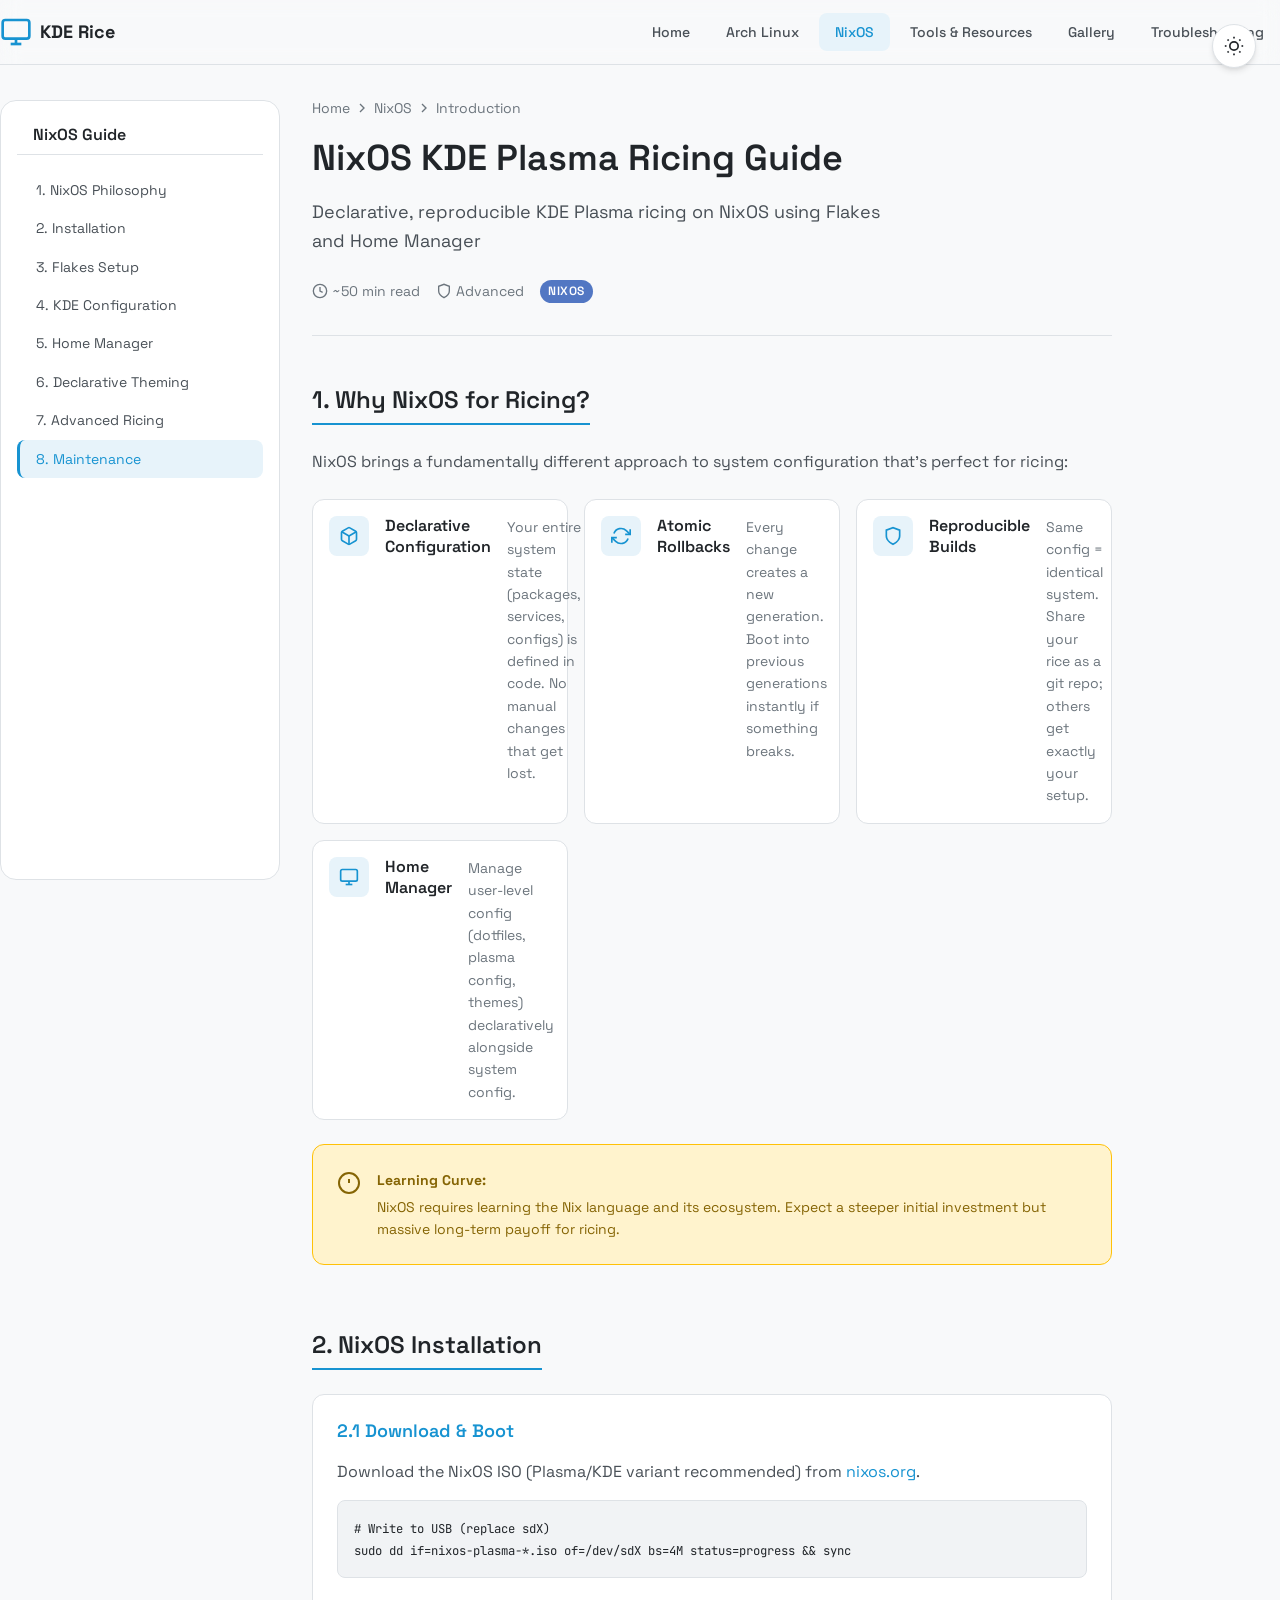
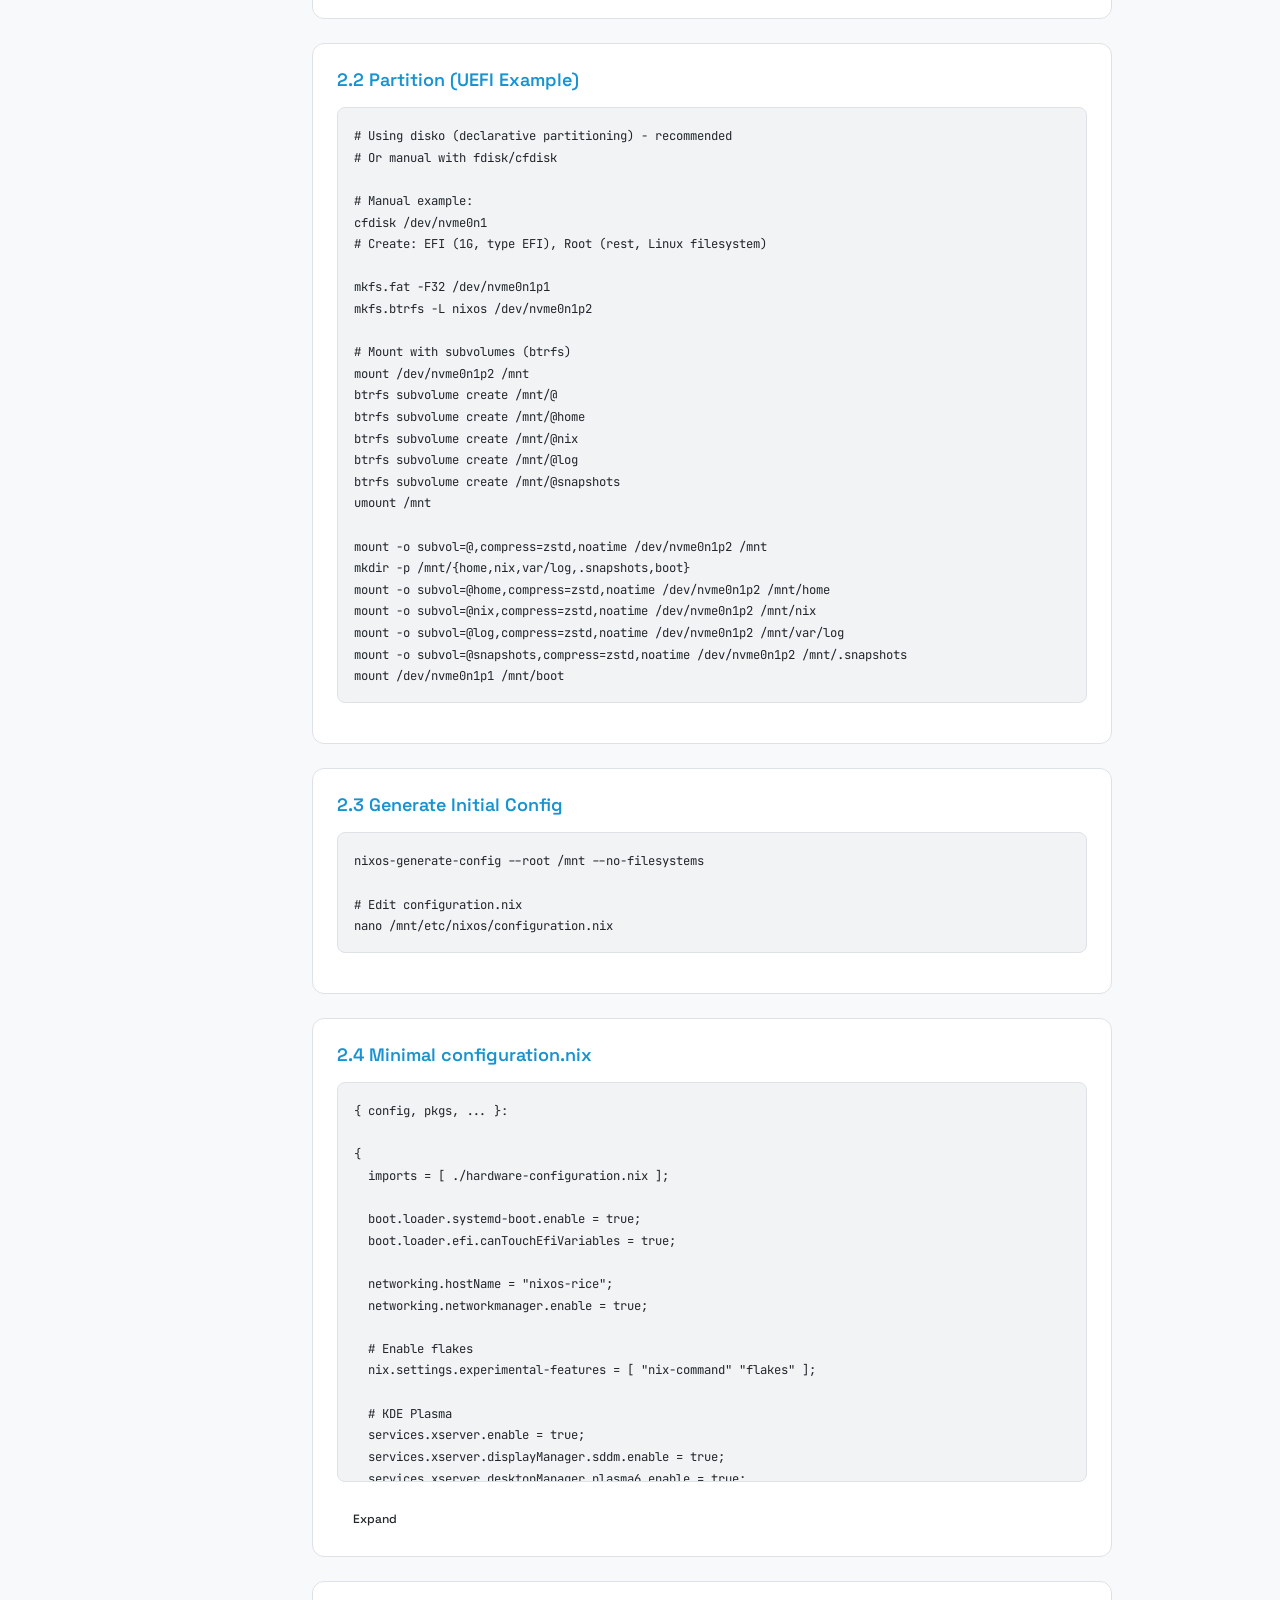
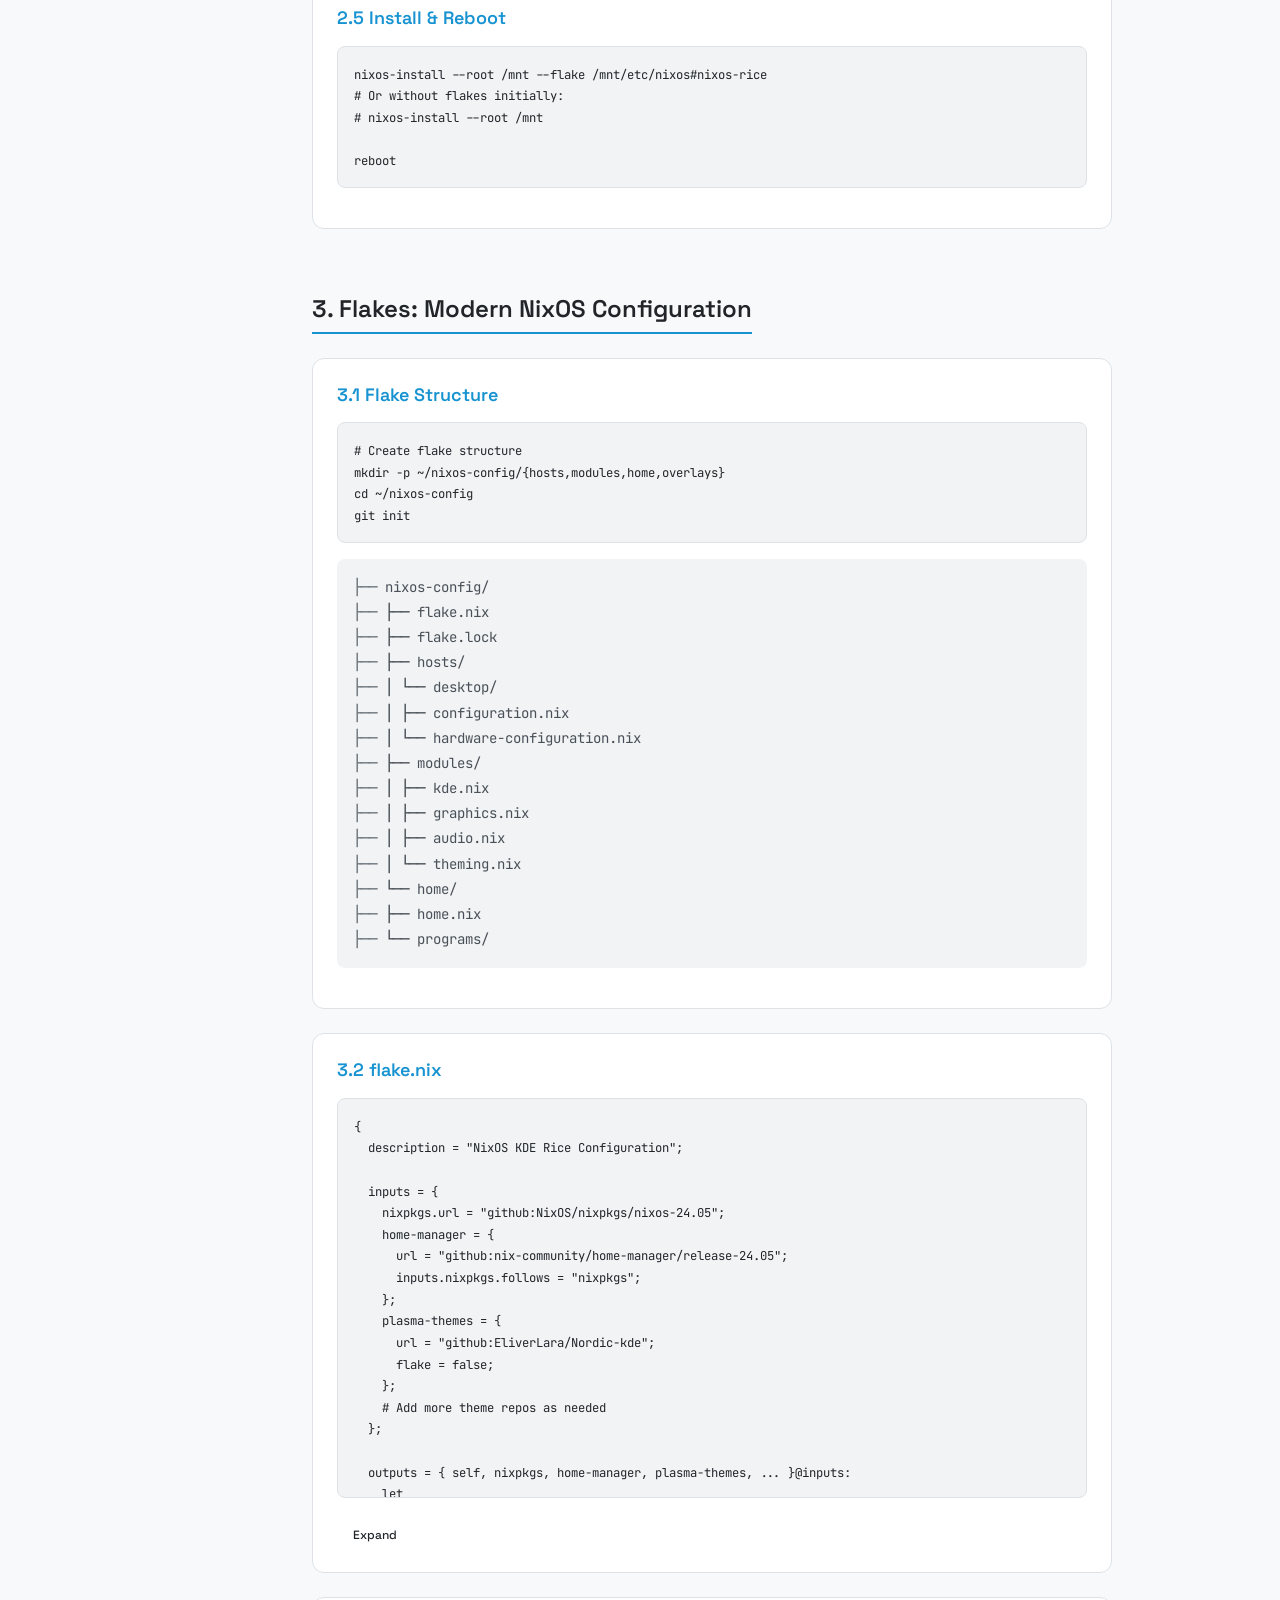
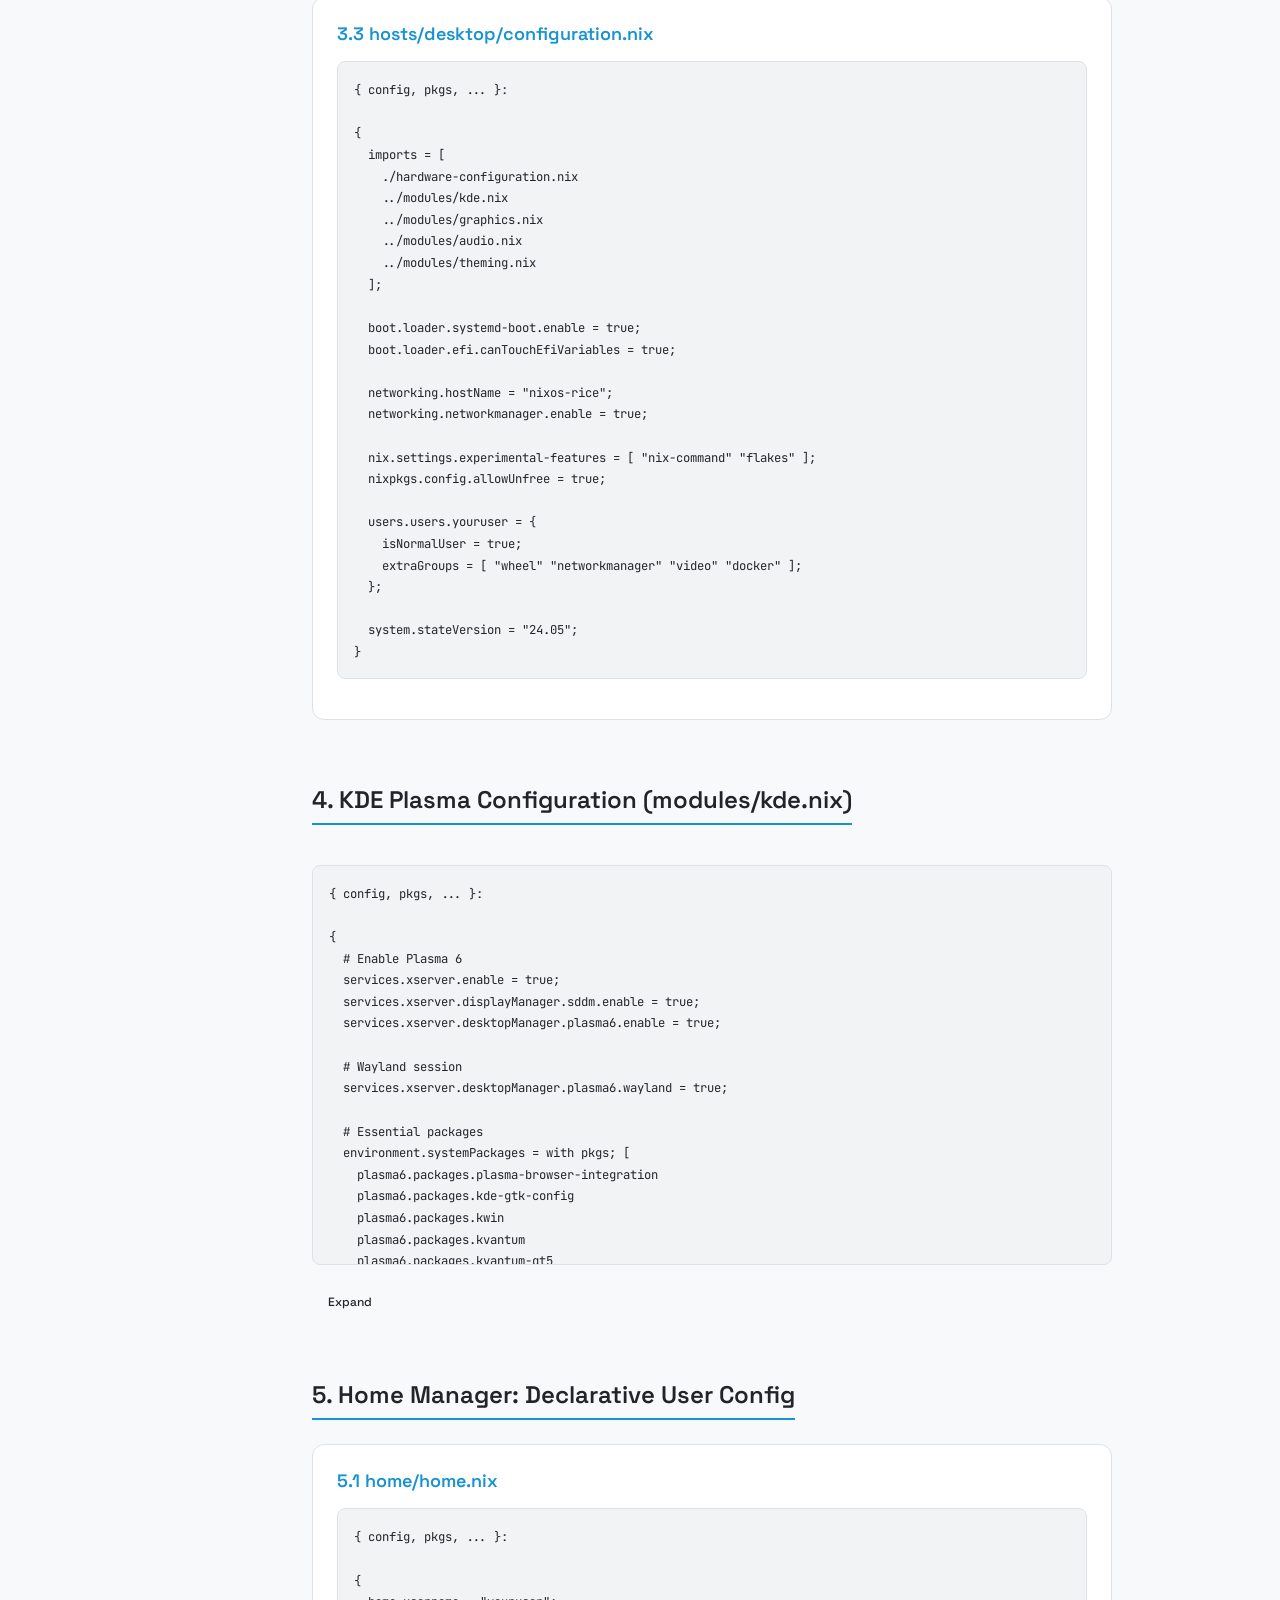
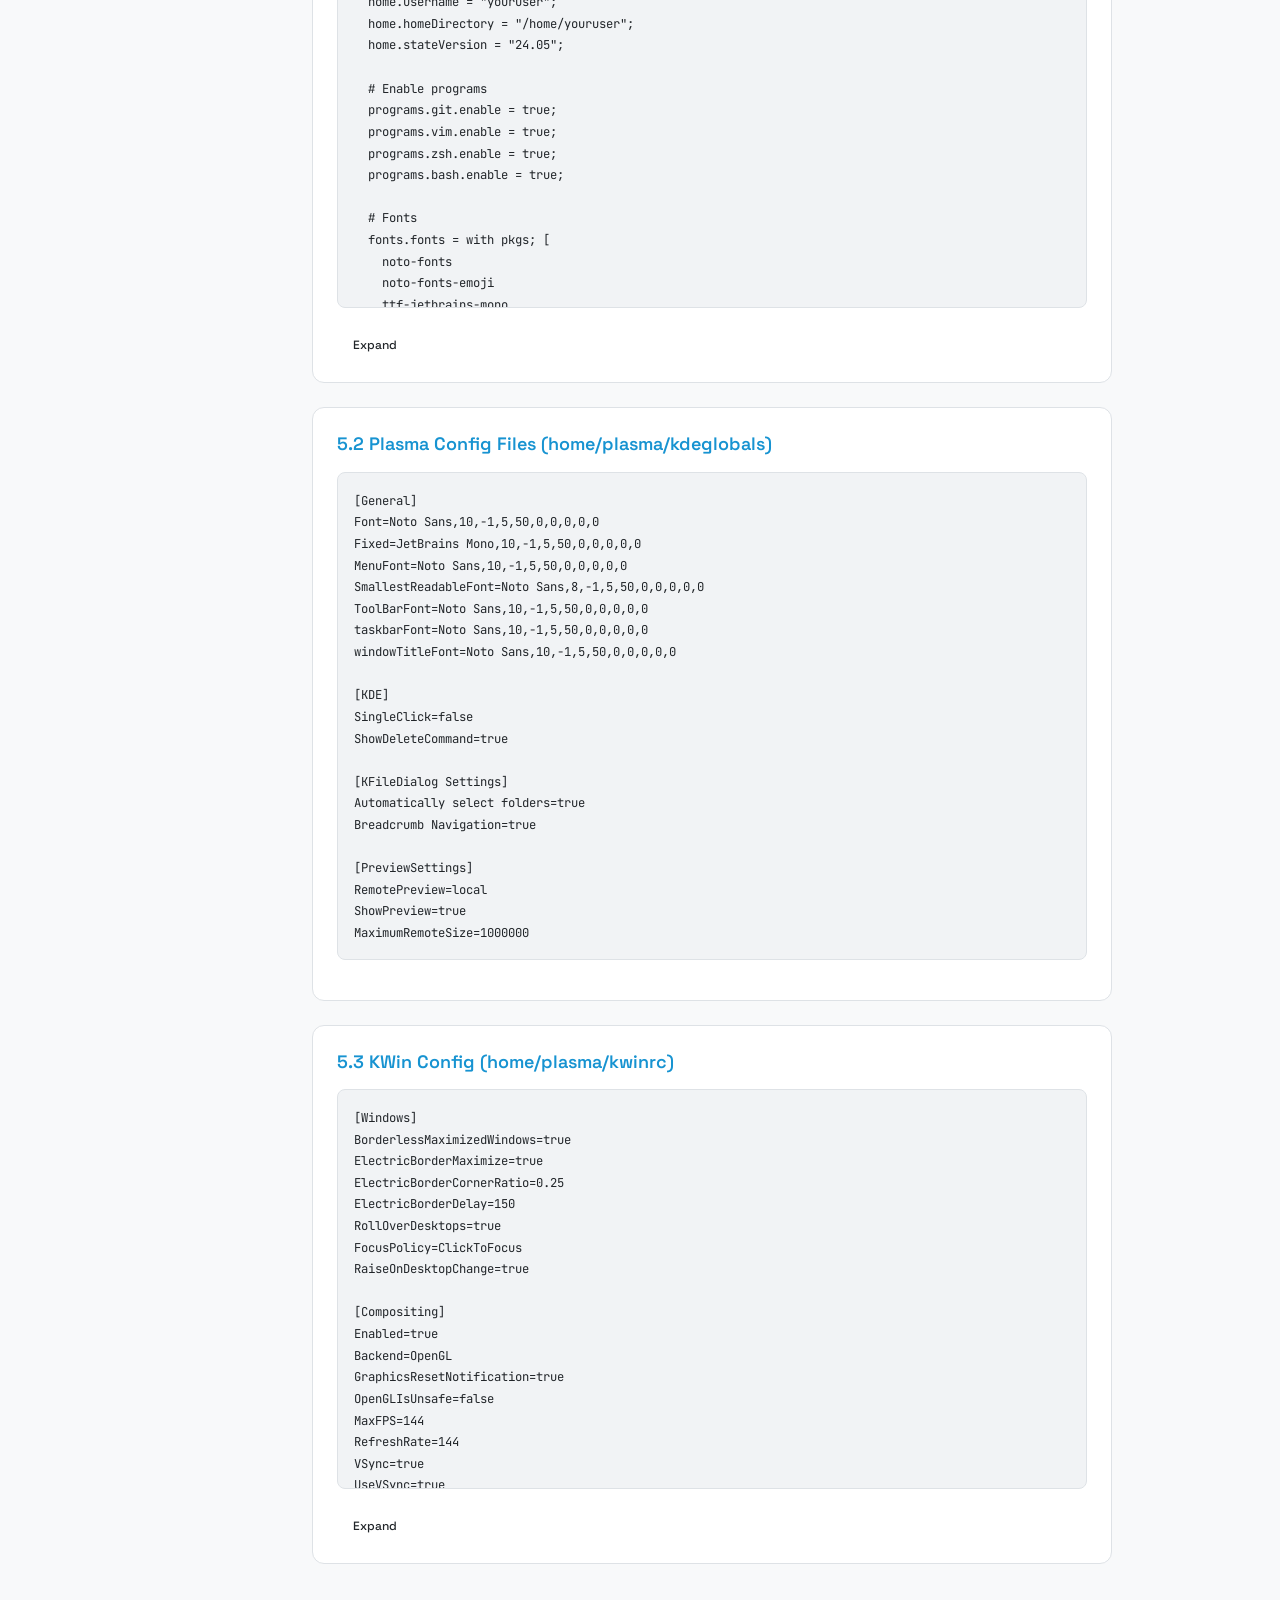
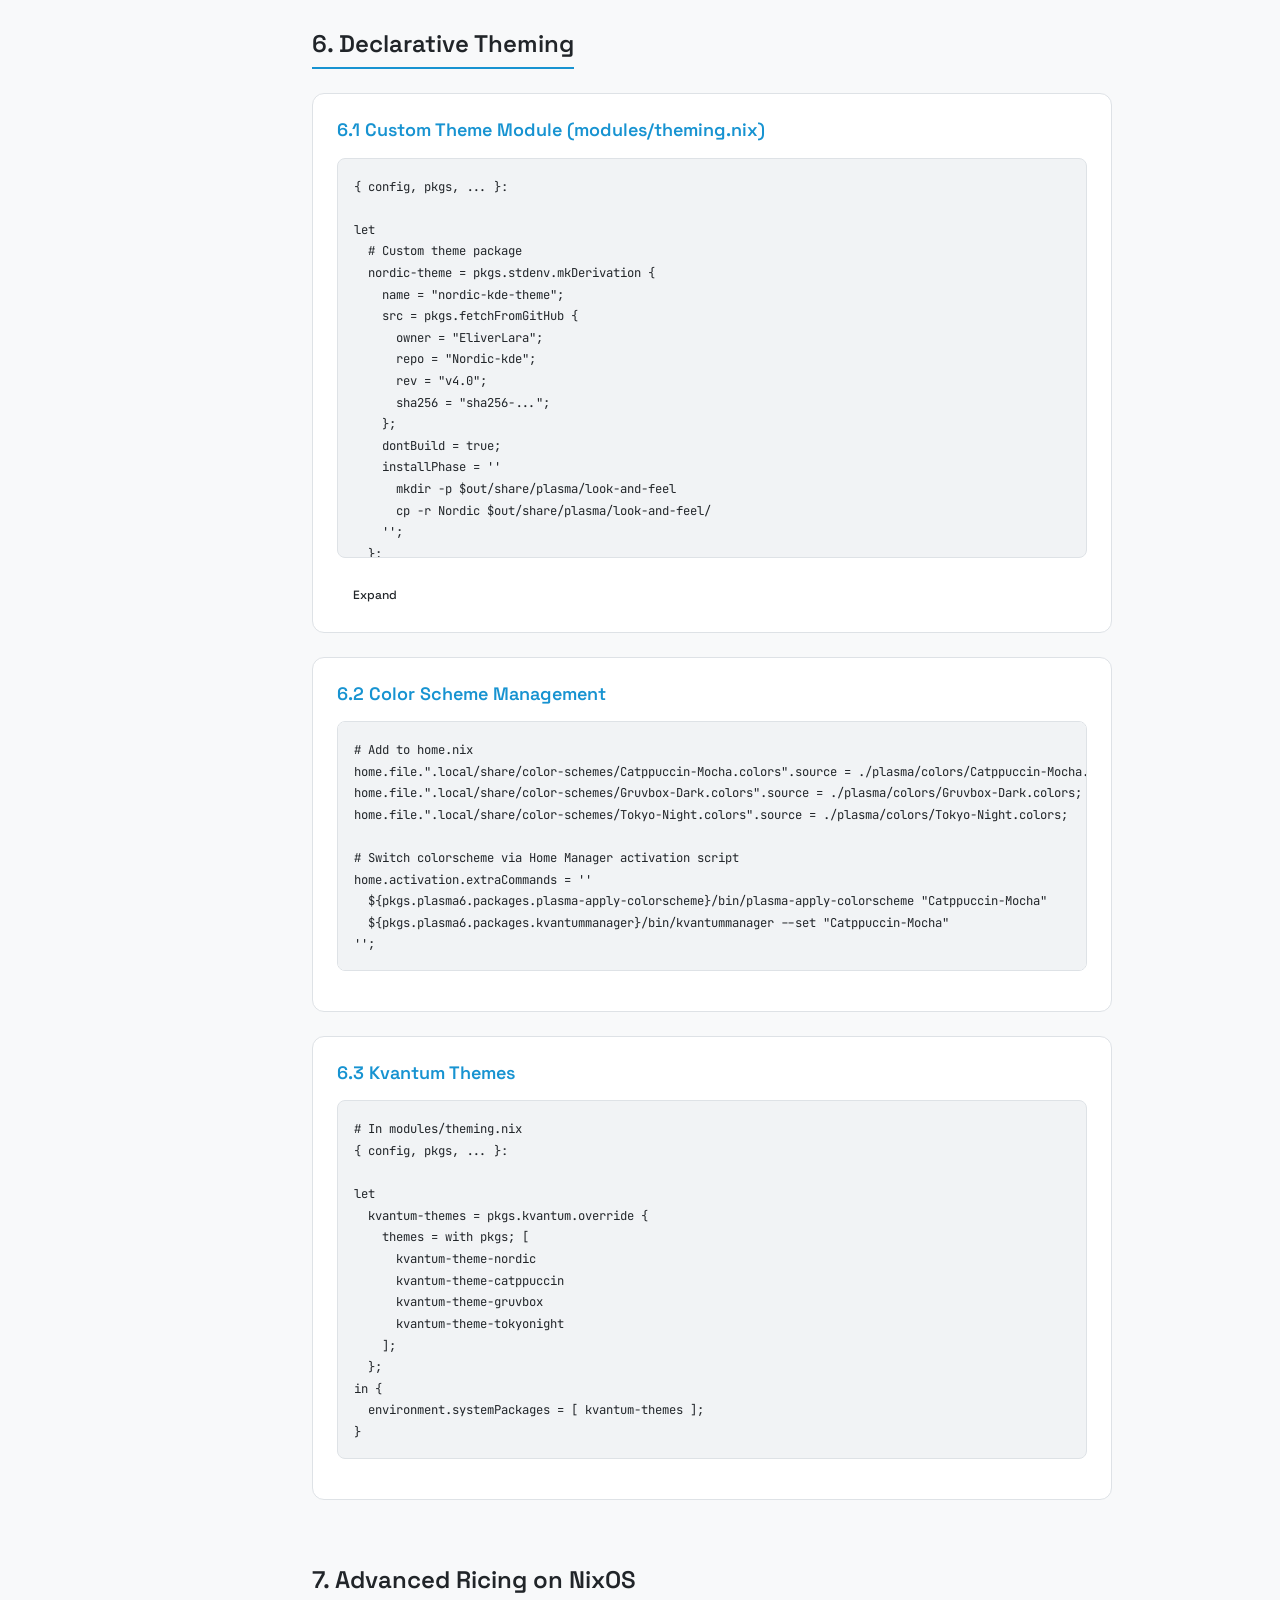
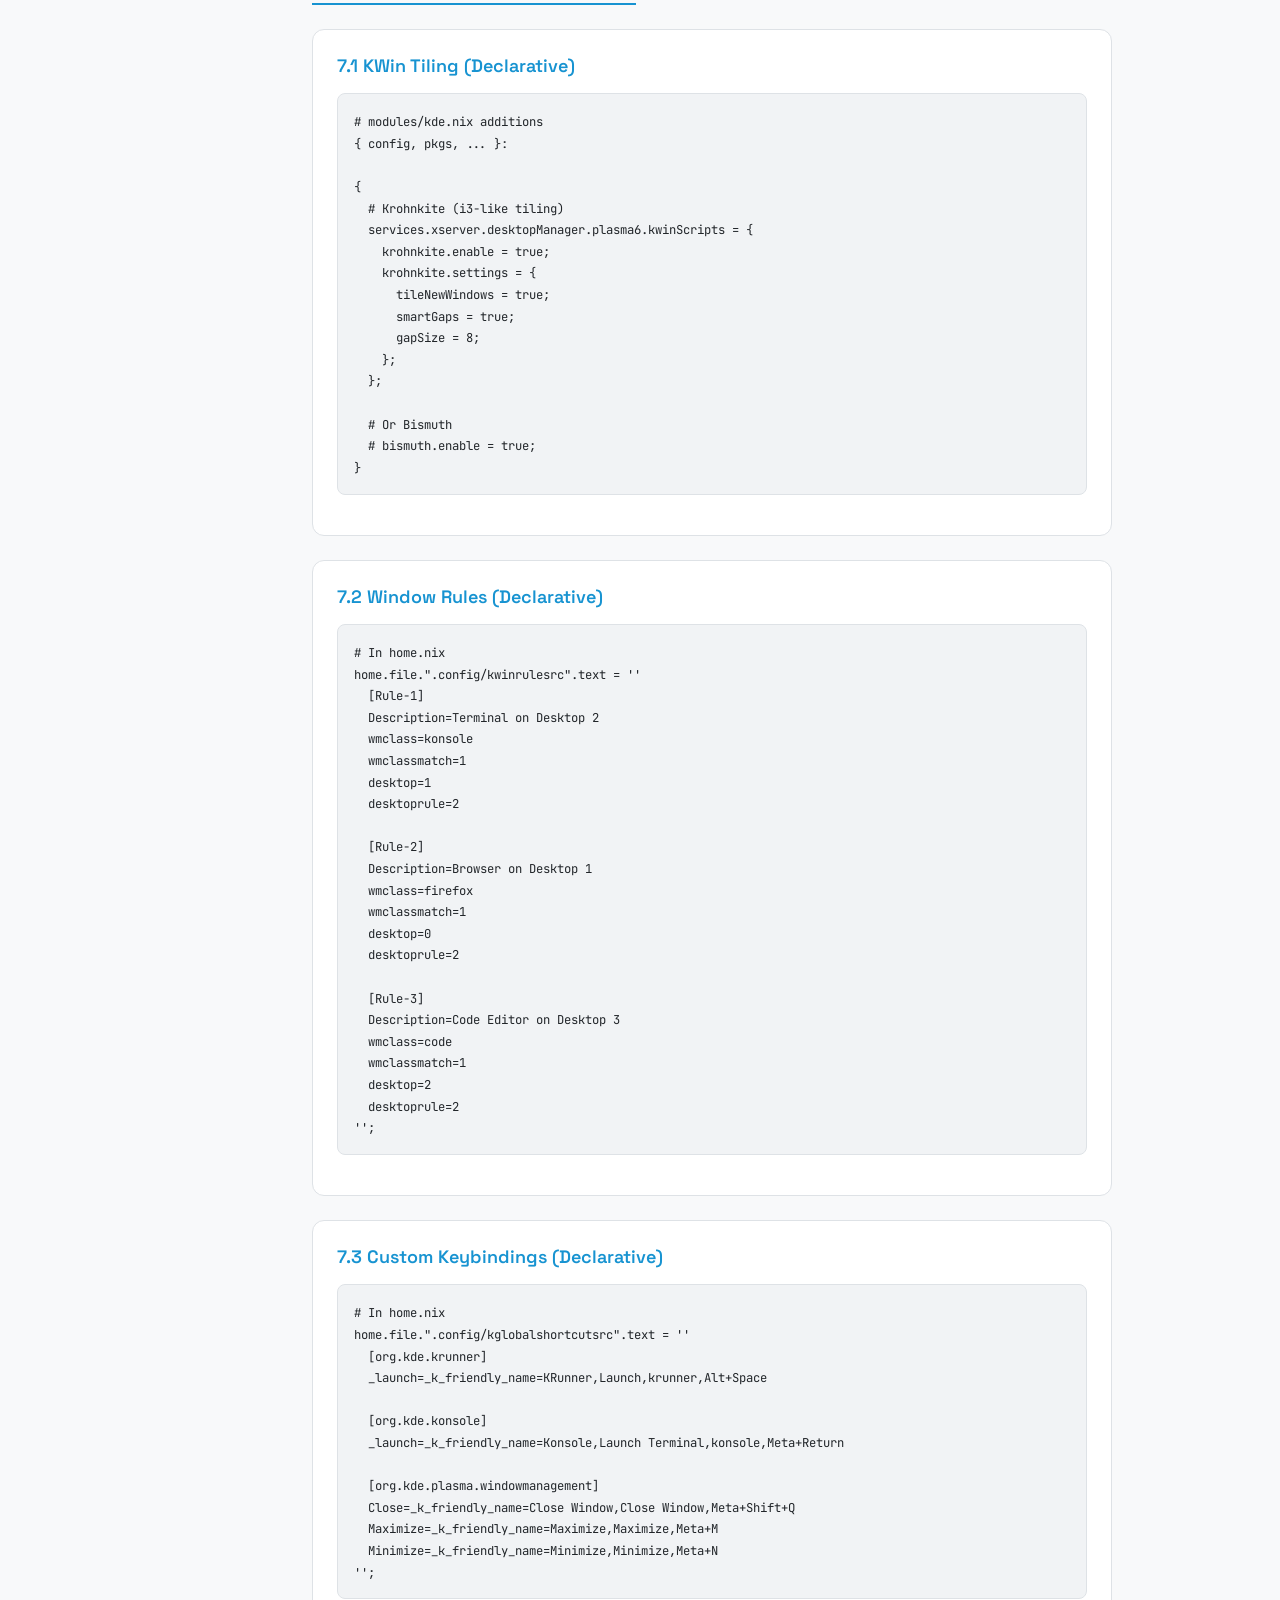
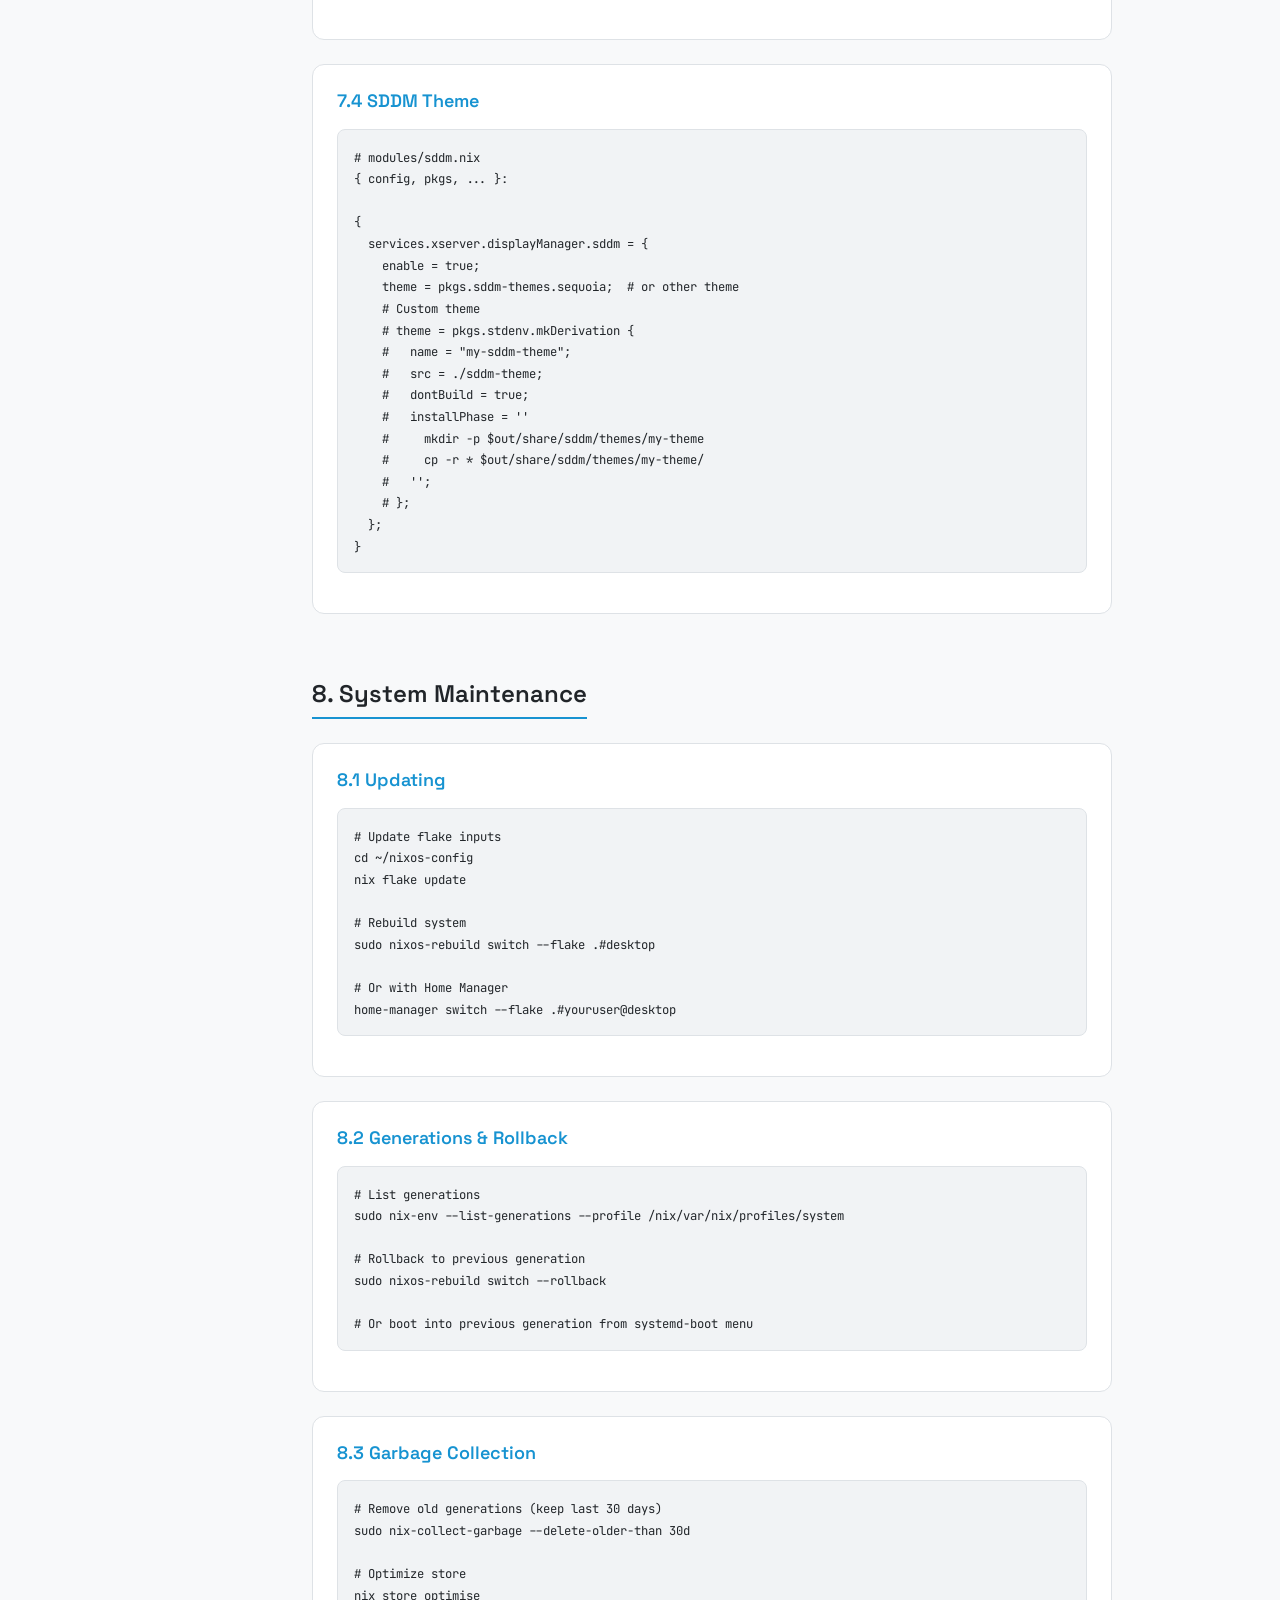
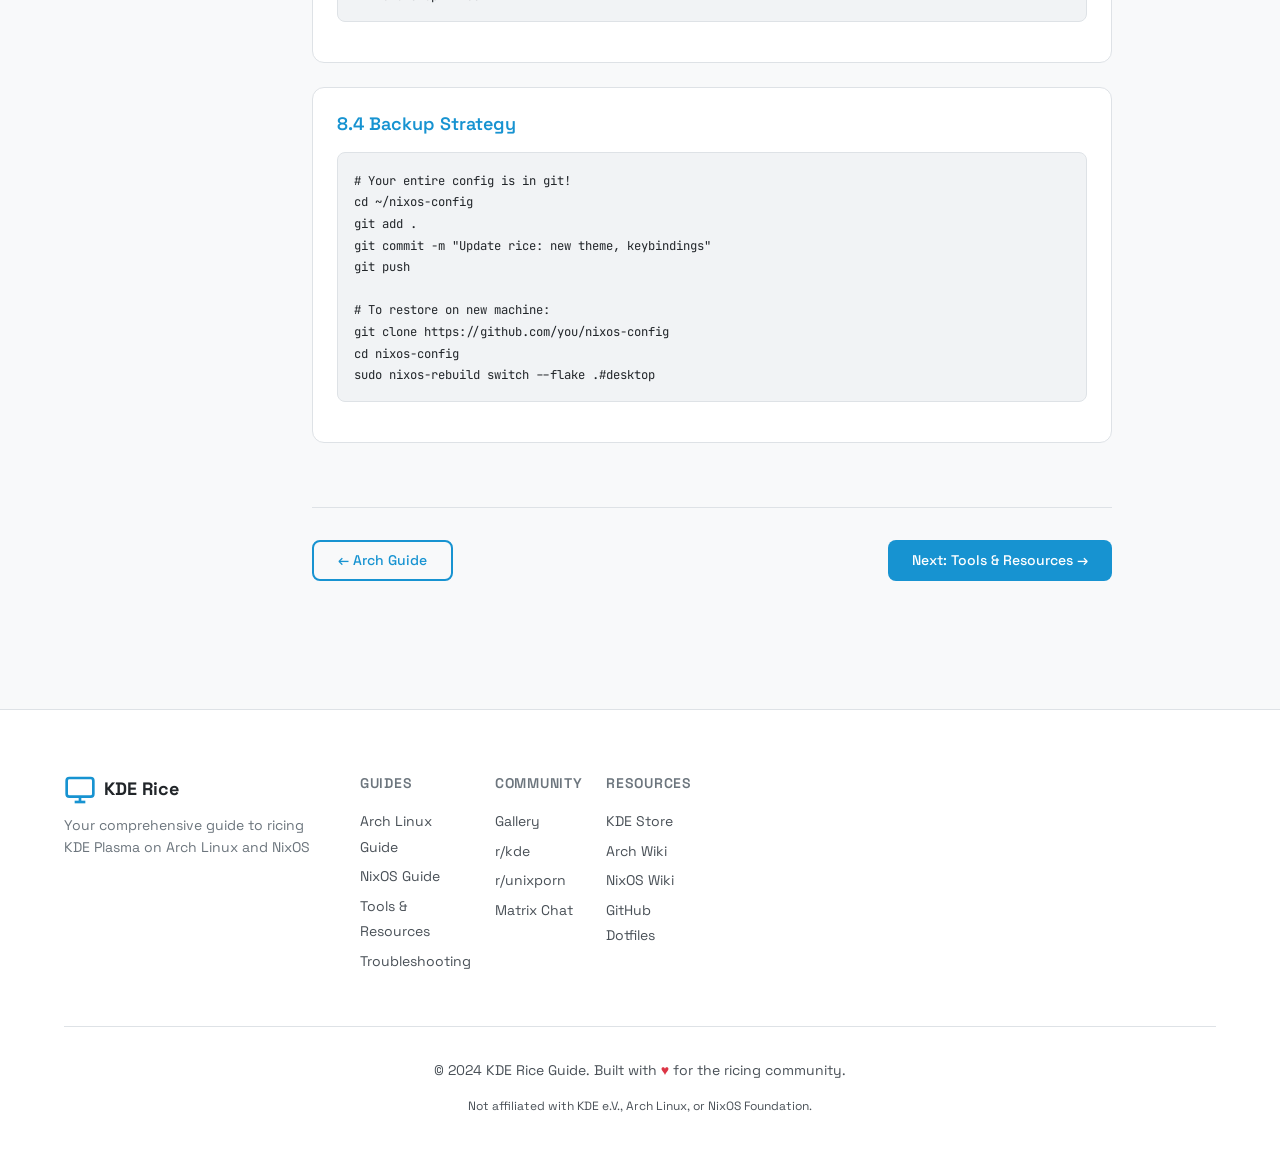
<file: html/nixos-guide.html>
<!DOCTYPE html>
<html lang="en">
<head>
    <meta charset="UTF-8">
    <meta name="viewport" content="width=device-width, initial-scale=1.0">
    <meta name="description" content="Complete guide to installing and ricing KDE Plasma on NixOS with flakes and Home Manager">
    <title>NixOS KDE Plasma Ricing Guide</title>
    <link rel="stylesheet" href="../css/main.css">
    <link rel="stylesheet" href="../css/components.css">
    <link rel="stylesheet" href="../css/theme.css">
    <link rel="stylesheet" href="../css/guide.css">
    <link rel="preconnect" href="https://fonts.googleapis.com">
    <link rel="preconnect" href="https://fonts.gstatic.com" crossorigin>
    <link href="https://fonts.googleapis.com/css2?family=JetBrains+Mono:wght@400;500;600;700&family=Space+Grotesk:wght@400;500;600;700&display=swap" rel="stylesheet">
</head>
<body>
    <div class="theme-toggle" id="themeToggle" aria-label="Toggle dark/light theme">
        <svg class="sun-icon" viewBox="0 0 24 24" fill="none" stroke="currentColor" stroke-width="2">
            <circle cx="12" cy="12" r="5"></circle>
            <line x1="12" y1="1" x2="12" y2="3"></line>
            <line x1="12" y1="21" x2="12" y2="23"></line>
            <line x1="4.22" y1="4.22" x2="5.64" y2="5.64"></line>
            <line x1="18.36" y1="18.36" x2="19.78" y2="19.78"></line>
            <line x1="1" y1="12" x2="3" y2="12"></line>
            <line x1="21" y1="12" x2="23" y2="12"></line>
            <line x1="4.22" y1="19.78" x2="5.64" y2="18.36"></line>
            <line x1="18.36" y1="5.64" x2="19.78" y2="4.22"></line>
        </svg>
        <svg class="moon-icon" viewBox="0 0 24 24" fill="none" stroke="currentColor" stroke-width="2">
            <path d="M21 12.79A9 9 0 1 1 11.21 3 7 7 0 0 0 21 12.79z"></path>
        </svg>
    </div>

    <header class="site-header">
        <nav class="main-nav">
            <a href="../index.html" class="logo">
                <svg class="logo-icon" viewBox="0 0 24 24" fill="none" stroke="currentColor" stroke-width="2">
                    <rect x="2" y="3" width="20" height="14" rx="2" ry="2"></rect>
                    <line x1="8" y1="21" x2="16" y2="21"></line>
                    <line x1="12" y1="17" x2="12" y2="21"></line>
                </svg>
                <span class="logo-text">KDE Rice</span>
            </a>
            <button class="nav-toggle" id="navToggle" aria-label="Toggle navigation">
                <span class="hamburger"></span>
            </button>
            <ul class="nav-links" id="navLinks">
                <li><a href="../index.html">Home</a></li>
                <li><a href="arch-guide.html">Arch Linux</a></li>
                <li><a href="nixos-guide.html" class="active">NixOS</a></li>
                <li><a href="tools.html">Tools & Resources</a></li>
                <li><a href="gallery.html">Gallery</a></li>
                <li><a href="troubleshooting.html">Troubleshooting</a></li>
            </ul>
        </nav>
    </header>

    <main class="guide-main">
        <nav class="guide-sidebar" id="guideSidebar">
            <div class="sidebar-header">
                <h3>NixOS Guide</h3>
                <button class="sidebar-toggle" id="sidebarToggle" aria-label="Toggle sidebar">
                    <svg viewBox="0 0 24 24" fill="none" stroke="currentColor" stroke-width="2">
                        <polyline points="15 18 9 12 15 6"></polyline>
                    </svg>
                </button>
            </div>
            <ul class="sidebar-nav">
                <li><a href="#intro" class="sidebar-link">1. NixOS Philosophy</a></li>
                <li><a href="#installation" class="sidebar-link">2. Installation</a></li>
                <li><a href="#flakes" class="sidebar-link">3. Flakes Setup</a></li>
                <li><a href="#kde-config" class="sidebar-link">4. KDE Configuration</a></li>
                <li><a href="#home-manager" class="sidebar-link">5. Home Manager</a></li>
                <li><a href="#theming" class="sidebar-link">6. Declarative Theming</a></li>
                <li><a href="#advanced" class="sidebar-link">7. Advanced Ricing</a></li>
                <li><a href="#maintenance" class="sidebar-link">8. Maintenance</a></li>
            </ul>
        </nav>

        <div class="guide-content">
            <article class="guide-article">
                <header class="guide-header">
                    <div class="guide-breadcrumbs">
                        <a href="../index.html">Home</a>
                        <svg viewBox="0 0 24 24" fill="none" stroke="currentColor" stroke-width="2"><polyline points="9 18 15 12 9 6"></polyline></svg>
                        <a href="nixos-guide.html">NixOS</a>
                        <svg viewBox="0 0 24 24" fill="none" stroke="currentColor" stroke-width="2"><polyline points="9 18 15 12 9 6"></polyline></svg>
                        <span>Introduction</span>
                    </div>
                    <h1>NixOS KDE Plasma Ricing Guide</h1>
                    <p class="guide-description">Declarative, reproducible KDE Plasma ricing on NixOS using Flakes and Home Manager</p>
                    <div class="guide-meta">
                        <span class="meta-item"><svg viewBox="0 0 24 24" fill="none" stroke="currentColor" stroke-width="2"><circle cx="12" cy="12" r="10"></circle><polyline points="12 6 12 12 16 14"></polyline></svg> ~50 min read</span>
                        <span class="meta-item"><svg viewBox="0 0 24 24" fill="none" stroke="currentColor" stroke-width="2"><path d="M12 22s8-4 8-10V5l-8-3-8 3v7c0 6 8 10 8 10z"></path></svg> Advanced</span>
                        <span class="meta-item badge badge-nixos">NixOS</span>
                    </div>
                </header>

                <section id="intro" class="guide-section">
                    <h2>1. Why NixOS for Ricing?</h2>
                    <p>NixOS brings a fundamentally different approach to system configuration that's perfect for ricing:</p>

                    <div class="feature-grid">
                        <div class="feature-item">
                            <div class="feature-icon">
                                <svg viewBox="0 0 24 24" fill="none" stroke="currentColor" stroke-width="2"><path d="M21 16V8a2 2 0 0 0-1-1.73l-7-4a2 2 0 0 0-2 0l-7 4A2 2 0 0 0 3 8v8a2 2 0 0 0 1 1.73l7 4a2 2 0 0 0 2 0l7-4A2 2 0 0 0 21 16z"></path><polyline points="3.27 6.96 12 12.01 20.73 6.96"></polyline><line x1="12" y1="22.08" x2="12" y2="12"></line></svg>
                            </div>
                            <h4>Declarative Configuration</h4>
                            <p>Your entire system state (packages, services, configs) is defined in code. No manual changes that get lost.</p>
                        </div>
                        <div class="feature-item">
                            <div class="feature-icon">
                                <svg viewBox="0 0 24 24" fill="none" stroke="currentColor" stroke-width="2"><path d="M23 4v6h-6"></path><path d="M1 20v-6h6"></path><path d="M3.51 9a9 9 0 0 1 14.85-3.36L23 10M1 14l4.64 4.36A9 9 0 0 0 20.49 15"></path></svg>
                            </div>
                            <h4>Atomic Rollbacks</h4>
                            <p>Every change creates a new generation. Boot into previous generations instantly if something breaks.</p>
                        </div>
                        <div class="feature-item">
                            <div class="feature-icon">
                                <svg viewBox="0 0 24 24" fill="none" stroke="currentColor" stroke-width="2"><path d="M12 22s8-4 8-10V5l-8-3-8 3v7c0 6 8 10 8 10z"></path></svg>
                            </div>
                            <h4>Reproducible Builds</h4>
                            <p>Same config = identical system. Share your rice as a git repo; others get exactly your setup.</p>
                        </div>
                        <div class="feature-item">
                            <div class="feature-icon">
                                <svg viewBox="0 0 24 24" fill="none" stroke="currentColor" stroke-width="2"><rect x="2" y="3" width="20" height="14" rx="2" ry="2"></rect><line x1="8" y1="21" x2="16" y2="21"></line><line x1="12" y1="17" x2="12" y2="21"></line></svg>
                            </div>
                            <h4>Home Manager</h4>
                            <p>Manage user-level config (dotfiles, plasma config, themes) declaratively alongside system config.</p>
                        </div>
                    </div>

                    <div class="note-box warning">
                        <svg viewBox="0 0 24 24" fill="none" stroke="currentColor" stroke-width="2"><circle cx="12" cy="12" r="10"></circle><line x1="12" y1="8" x2="12" y2="12"></line><line x1="12" y1="16" x2="12.01" y2="16"></line></svg>
                        <div>
                            <strong>Learning Curve:</strong> NixOS requires learning the Nix language and its ecosystem. Expect a steeper initial investment but massive long-term payoff for ricing.
                        </div>
                    </div>
                </section>

                <section id="installation" class="guide-section">
                    <h2>2. NixOS Installation</h2>

                    <div class="step">
                        <h3>2.1 Download & Boot</h3>
                        <p>Download the NixOS ISO (Plasma/KDE variant recommended) from <a href="https://nixos.org/download.html" target="_blank">nixos.org</a>.</p>
                        <pre><code class="language-bash"># Write to USB (replace sdX)
sudo dd if=nixos-plasma-*.iso of=/dev/sdX bs=4M status=progress && sync</code></pre>
                    </div>

                    <div class="step">
                        <h3>2.2 Partition (UEFI Example)</h3>
                        <pre><code class="language-bash"># Using disko (declarative partitioning) - recommended
# Or manual with fdisk/cfdisk

# Manual example:
cfdisk /dev/nvme0n1
# Create: EFI (1G, type EFI), Root (rest, Linux filesystem)

mkfs.fat -F32 /dev/nvme0n1p1
mkfs.btrfs -L nixos /dev/nvme0n1p2

# Mount with subvolumes (btrfs)
mount /dev/nvme0n1p2 /mnt
btrfs subvolume create /mnt/@
btrfs subvolume create /mnt/@home
btrfs subvolume create /mnt/@nix
btrfs subvolume create /mnt/@log
btrfs subvolume create /mnt/@snapshots
umount /mnt

mount -o subvol=@,compress=zstd,noatime /dev/nvme0n1p2 /mnt
mkdir -p /mnt/{home,nix,var/log,.snapshots,boot}
mount -o subvol=@home,compress=zstd,noatime /dev/nvme0n1p2 /mnt/home
mount -o subvol=@nix,compress=zstd,noatime /dev/nvme0n1p2 /mnt/nix
mount -o subvol=@log,compress=zstd,noatime /dev/nvme0n1p2 /mnt/var/log
mount -o subvol=@snapshots,compress=zstd,noatime /dev/nvme0n1p2 /mnt/.snapshots
mount /dev/nvme0n1p1 /mnt/boot</code></pre>
                    </div>

                    <div class="step">
                        <h3>2.3 Generate Initial Config</h3>
                        <pre><code class="language-bash">nixos-generate-config --root /mnt --no-filesystems

# Edit configuration.nix
nano /mnt/etc/nixos/configuration.nix</code></pre>
                    </div>

                    <div class="step">
                        <h3>2.4 Minimal configuration.nix</h3>
                        <pre><code class="language-nix">{ config, pkgs, ... }:

{
  imports = [ ./hardware-configuration.nix ];

  boot.loader.systemd-boot.enable = true;
  boot.loader.efi.canTouchEfiVariables = true;

  networking.hostName = "nixos-rice";
  networking.networkmanager.enable = true;

  # Enable flakes
  nix.settings.experimental-features = [ "nix-command" "flakes" ];

  # KDE Plasma
  services.xserver.enable = true;
  services.xserver.displayManager.sddm.enable = true;
  services.xserver.desktopManager.plasma6.enable = true;

  # Graphics (choose one)
  # hardware.opengl.enable = true;  # Intel/AMD
  # services.xserver.videoDrivers = [ "nvidia" ];  # NVIDIA

  # User
  users.users.youruser = {
    isNormalUser = true;
    extraGroups = [ "wheel" "networkmanager" "video" ];
    packages = with pkgs; [ git vim ];
  };

  # Allow unfree (for NVIDIA, codecs, etc.)
  nixpkgs.config.allowUnfree = true;

  system.stateVersion = "24.05";
}</code></pre>
                    </div>

                    <div class="step">
                        <h3>2.5 Install & Reboot</h3>
                        <pre><code class="language-bash">nixos-install --root /mnt --flake /mnt/etc/nixos#nixos-rice
# Or without flakes initially:
# nixos-install --root /mnt

reboot</code></pre>
                    </div>
                </section>

                <section id="flakes" class="guide-section">
                    <h2>3. Flakes: Modern NixOS Configuration</h2>

                    <div class="step">
                        <h3>3.1 Flake Structure</h3>
                        <pre><code class="language-bash"># Create flake structure
mkdir -p ~/nixos-config/{hosts,modules,home,overlays}
cd ~/nixos-config
git init</code></pre>

                        <div class="file-tree">
                            <span class="file">nixos-config/</span>
                            <span class="file">├── flake.nix</span>
                            <span class="file">├── flake.lock</span>
                            <span class="file">├── hosts/</span>
                            <span class="file">│   └── desktop/</span>
                            <span class="file">│       ├── configuration.nix</span>
                            <span class="file">│       └── hardware-configuration.nix</span>
                            <span class="file">├── modules/</span>
                            <span class="file">│   ├── kde.nix</span>
                            <span class="file">│   ├── graphics.nix</span>
                            <span class="file">│   ├── audio.nix</span>
                            <span class="file">│   └── theming.nix</span>
                            <span class="file">└── home/</span>
                            <span class="file">    ├── home.nix</span>
                            <span class="file">    └── programs/</span>
                        </div>
                    </div>

                    <div class="step">
                        <h3>3.2 flake.nix</h3>
                        <pre><code class="language-nix">{
  description = "NixOS KDE Rice Configuration";

  inputs = {
    nixpkgs.url = "github:NixOS/nixpkgs/nixos-24.05";
    home-manager = {
      url = "github:nix-community/home-manager/release-24.05";
      inputs.nixpkgs.follows = "nixpkgs";
    };
    plasma-themes = {
      url = "github:EliverLara/Nordic-kde";
      flake = false;
    };
    # Add more theme repos as needed
  };

  outputs = { self, nixpkgs, home-manager, plasma-themes, ... }@inputs:
    let
      system = "x86_64-linux";
      pkgs = nixpkgs.legacyPackages.${system};
      lib = nixpkgs.lib;
    in {
      nixosConfigurations.desktop = nixpkgs.lib.nixosSystem {
        system = system;
        modules = [
          ({ pkgs, ... }: {
            imports = [ ./hosts/desktop/configuration.nix ];
            nixpkgs.config.allowUnfree = true;
          })
          home-manager.nixosModules.home-manager
          {
            home-manager.useGlobalPkgs = true;
            home-manager.useUserPackages = true;
            home-manager.sharedModules = [ ./home/home.nix ];
          }
        ];
      };
    };
}</code></pre>
                    </div>

                    <div class="step">
                        <h3>3.3 hosts/desktop/configuration.nix</h3>
                        <pre><code class="language-nix">{ config, pkgs, ... }:

{
  imports = [
    ./hardware-configuration.nix
    ../modules/kde.nix
    ../modules/graphics.nix
    ../modules/audio.nix
    ../modules/theming.nix
  ];

  boot.loader.systemd-boot.enable = true;
  boot.loader.efi.canTouchEfiVariables = true;

  networking.hostName = "nixos-rice";
  networking.networkmanager.enable = true;

  nix.settings.experimental-features = [ "nix-command" "flakes" ];
  nixpkgs.config.allowUnfree = true;

  users.users.youruser = {
    isNormalUser = true;
    extraGroups = [ "wheel" "networkmanager" "video" "docker" ];
  };

  system.stateVersion = "24.05";
}</code></pre>
                    </div>
                </section>

                <section id="kde-config" class="guide-section">
                    <h2>4. KDE Plasma Configuration (modules/kde.nix)</h2>
                    <pre><code class="language-nix">{ config, pkgs, ... }:

{
  # Enable Plasma 6
  services.xserver.enable = true;
  services.xserver.displayManager.sddm.enable = true;
  services.xserver.desktopManager.plasma6.enable = true;

  # Wayland session
  services.xserver.desktopManager.plasma6.wayland = true;

  # Essential packages
  environment.systemPackages = with pkgs; [
    plasma6.packages.plasma-browser-integration
    plasma6.packages.kde-gtk-config
    plasma6.packages.kwin
    plasma6.packages.kvantum
    plasma6.packages.kvantum-qt5
    plasma6.packages.kvantum-qt6
    plasma6.packages.kdeconnect
    plasma6.packages.plasma-workspace
    plasma6.packages.systemsettings
    plasma6.packages.konsole
    plasma6.packages.dolphin
    plasma6.packages.kwrite
    plasma6.packages.firefox
    # Ricing tools
    plasma6.packages.latte-dock
    plasma6.packages.krohnkite
    plasma6.packages.bismuth
  ];

  # KDE Global config via systemd user services
  systemd.user.services.plasma-config = {
    description = "Apply KDE Plasma configuration";
    wantedBy = [ "plasma-workspace.target" ];
    serviceConfig = {
      Type = "oneshot";
      Environment = [ "DISPLAY=:0" ];
    };
    script = ''
      ${pkgs.plasma6.packages.kwriteconfig6}/bin/kwriteconfig6 \
        --file kdeglobals --group General --key Font "Noto Sans,10,-1,5,50,0,0,0,0,0"
      ${pkgs.plasma6.packages.kwriteconfig6}/bin/kwriteconfig6 \
        --file kdeglobals --group General --key Fixed "JetBrains Mono,10,-1,5,50,0,0,0,0,0"
      ${pkgs.plasma6.packages.plasma-apply-colorscheme}/bin/plasma-apply-colorscheme Nordic
      ${pkgs.plasma6.packages.kvantummanager}/bin/kvantummanager --set Nordic
    '';
  };

  # Enable PipeWire
  services.pipewire = {
    enable = true;
    alsa.enable = true;
    alsa.support32Bit = true;
    pulse.enable = true;
    jack.enable = true;
  };
  security.rtkit.enable = true;
}</code></pre>
                </section>

                <section id="home-manager" class="guide-section">
                    <h2>5. Home Manager: Declarative User Config</h2>

                    <div class="step">
                        <h3>5.1 home/home.nix</h3>
                        <pre><code class="language-nix">{ config, pkgs, ... }:

{
  home.username = "youruser";
  home.homeDirectory = "/home/youruser";
  home.stateVersion = "24.05";

  # Enable programs
  programs.git.enable = true;
  programs.vim.enable = true;
  programs.zsh.enable = true;
  programs.bash.enable = true;

  # Fonts
  fonts.fonts = with pkgs; [
    noto-fonts
    noto-fonts-emoji
    ttf-jetbrains-mono
    ttf-firacode-nerd
    ttf-cascadia-code-nerd
  ];

  # Plasma config files
  home.file.".config/kdeglobals" = {
    source = ./plasma/kdeglobals;
  };

  home.file.".config/kwinrc" = {
    source = ./plasma/kwinrc;
  };

  home.file.".config/kvantum/kvantum.kvconfig" = {
    source = ./plasma/kvantum.kvconfig;
  };

  # Plasma applets layout
  home.file.".config/plasma-org.kde.plasma.desktop-appletsrc" = {
    source = ./plasma/plasma-appletsrc;
  };

  # Color schemes
  home.file.".local/share/color-schemes/Nordic.colors" = {
    source = ./plasma/colors/Nordic.colors;
  };

  # KWin scripts
  home.file.".local/share/kwin/scripts/krohnkite" = {
    source = ./plasma/kwin/krohnkite;
    recursive = true;
  };

  # Latte dock layouts
  home.file.".local/share/latte/layouts/my-layout.layout.latte" = {
    source = ./plasma/latte/my-layout.layout.latte;
  };

  # Environment variables
  home.sessionVariables = {
    QT_QPA_PLATFORMTHEME = "kde";
    QT_STYLE_OVERRIDE = "kvantum";
    EDITOR = "nvim";
    VISUAL = "nvim";
  };

  # Packages
  home.packages = with pkgs; [
    neovim
    btop
    fastfetch
    fd
    ripgrep
    fzf
    zoxide
    direnv
    # Ricing tools
    plasma6.packages.plasmastyle
  ];
}</code></pre>
                    </div>

                    <div class="step">
                        <h3>5.2 Plasma Config Files (home/plasma/kdeglobals)</h3>
                        <pre><code class="language-ini">[General]
Font=Noto Sans,10,-1,5,50,0,0,0,0,0
Fixed=JetBrains Mono,10,-1,5,50,0,0,0,0,0
MenuFont=Noto Sans,10,-1,5,50,0,0,0,0,0
SmallestReadableFont=Noto Sans,8,-1,5,50,0,0,0,0,0
ToolBarFont=Noto Sans,10,-1,5,50,0,0,0,0,0
taskbarFont=Noto Sans,10,-1,5,50,0,0,0,0,0
windowTitleFont=Noto Sans,10,-1,5,50,0,0,0,0,0

[KDE]
SingleClick=false
ShowDeleteCommand=true

[KFileDialog Settings]
Automatically select folders=true
Breadcrumb Navigation=true

[PreviewSettings]
RemotePreview=local
ShowPreview=true
MaximumRemoteSize=1000000
</code></pre>
                    </div>

                    <div class="step">
                        <h3>5.3 KWin Config (home/plasma/kwinrc)</h3>
                        <pre><code class="language-ini">[Windows]
BorderlessMaximizedWindows=true
ElectricBorderMaximize=true
ElectricBorderCornerRatio=0.25
ElectricBorderDelay=150
RollOverDesktops=true
FocusPolicy=ClickToFocus
RaiseOnDesktopChange=true

[Compositing]
Enabled=true
Backend=OpenGL
GraphicsResetNotification=true
OpenGLIsUnsafe=false
MaxFPS=144
RefreshRate=144
VSync=true
UseVSync=true

[Effect-Cube]
BorderColor=#2e3440
BorderWidth=0

[Effect-DesktopGrid]
LayoutMode=0

[Effect-KWin4EffectPresentWindows]
LayoutMode=0

[Plugins]
krohnkiteEnabled=true
bismuthEnabled=false

[Script-krohnkite]
active=true
</code></pre>
                    </div>
                </section>

                <section id="theming" class="guide-section">
                    <h2>6. Declarative Theming</h2>

                    <div class="step">
                        <h3>6.1 Custom Theme Module (modules/theming.nix)</h3>
                        <pre><code class="language-nix">{ config, pkgs, ... }:

let
  # Custom theme package
  nordic-theme = pkgs.stdenv.mkDerivation {
    name = "nordic-kde-theme";
    src = pkgs.fetchFromGitHub {
      owner = "EliverLara";
      repo = "Nordic-kde";
      rev = "v4.0";
      sha256 = "sha256-...";
    };
    dontBuild = true;
    installPhase = ''
      mkdir -p $out/share/plasma/look-and-feel
      cp -r Nordic $out/share/plasma/look-and-feel/
    '';
  };

  catppuccin-theme = pkgs.fetchFromGitHub {
    owner = "catppuccin";
    repo = "kde";
    rev = "v1.0.0";
    sha256 = "sha256-...";
  };
in {
  environment.systemPackages = [ nordic-theme catppuccin-theme ];

  # Apply theme via systemd user service
  systemd.user.services.apply-theme = {
    description = "Apply KDE Global Theme";
    wantedBy = [ "plasma-workspace.target" ];
    after = [ "plasma-workspace.target" ];
    serviceConfig = {
      Type = "oneshot";
      Environment = [ "DISPLAY=:0" "DBUS_SESSION_BUS_ADDRESS=unix:path=/run/user/1000/bus" ];
    };
    script = ''
      ${pkgs.plasma6.packages.plasma-apply-lookandfeel}/bin/plasma-apply-lookandfeel -a "Nordic"
    '';
  };
}</code></pre>
                    </div>

                    <div class="step">
                        <h3>6.2 Color Scheme Management</h3>
                        <pre><code class="language-nix"># Add to home.nix
home.file.".local/share/color-schemes/Catppuccin-Mocha.colors".source = ./plasma/colors/Catppuccin-Mocha.colors;
home.file.".local/share/color-schemes/Gruvbox-Dark.colors".source = ./plasma/colors/Gruvbox-Dark.colors;
home.file.".local/share/color-schemes/Tokyo-Night.colors".source = ./plasma/colors/Tokyo-Night.colors;

# Switch colorscheme via Home Manager activation script
home.activation.extraCommands = ''
  ${pkgs.plasma6.packages.plasma-apply-colorscheme}/bin/plasma-apply-colorscheme "Catppuccin-Mocha"
  ${pkgs.plasma6.packages.kvantummanager}/bin/kvantummanager --set "Catppuccin-Mocha"
'';
</code></pre>
                    </div>

                    <div class="step">
                        <h3>6.3 Kvantum Themes</h3>
                        <pre><code class="language-nix"># In modules/theming.nix
{ config, pkgs, ... }:

let
  kvantum-themes = pkgs.kvantum.override {
    themes = with pkgs; [
      kvantum-theme-nordic
      kvantum-theme-catppuccin
      kvantum-theme-gruvbox
      kvantum-theme-tokyonight
    ];
  };
in {
  environment.systemPackages = [ kvantum-themes ];
}
</code></pre>
                    </div>
                </section>

                <section id="advanced" class="guide-section">
                    <h2>7. Advanced Ricing on NixOS</h2>

                    <div class="step">
                        <h3>7.1 KWin Tiling (Declarative)</h3>
                        <pre><code class="language-nix"># modules/kde.nix additions
{ config, pkgs, ... }:

{
  # Krohnkite (i3-like tiling)
  services.xserver.desktopManager.plasma6.kwinScripts = {
    krohnkite.enable = true;
    krohnkite.settings = {
      tileNewWindows = true;
      smartGaps = true;
      gapSize = 8;
    };
  };

  # Or Bismuth
  # bismuth.enable = true;
}</code></pre>
                    </div>

                    <div class="step">
                        <h3>7.2 Window Rules (Declarative)</h3>
                        <pre><code class="language-nix"># In home.nix
home.file.".config/kwinrulesrc".text = ''
  [Rule-1]
  Description=Terminal on Desktop 2
  wmclass=konsole
  wmclassmatch=1
  desktop=1
  desktoprule=2

  [Rule-2]
  Description=Browser on Desktop 1
  wmclass=firefox
  wmclassmatch=1
  desktop=0
  desktoprule=2

  [Rule-3]
  Description=Code Editor on Desktop 3
  wmclass=code
  wmclassmatch=1
  desktop=2
  desktoprule=2
'';
</code></pre>
                    </div>

                    <div class="step">
                        <h3>7.3 Custom Keybindings (Declarative)</h3>
                        <pre><code class="language-nix"># In home.nix
home.file.".config/kglobalshortcutsrc".text = ''
  [org.kde.krunner]
  _launch=_k_friendly_name=KRunner,Launch,krunner,Alt+Space

  [org.kde.konsole]
  _launch=_k_friendly_name=Konsole,Launch Terminal,konsole,Meta+Return

  [org.kde.plasma.windowmanagement]
  Close=_k_friendly_name=Close Window,Close Window,Meta+Shift+Q
  Maximize=_k_friendly_name=Maximize,Maximize,Meta+M
  Minimize=_k_friendly_name=Minimize,Minimize,Meta+N
'';
</code></pre>
                    </div>

                    <div class="step">
                        <h3>7.4 SDDM Theme</h3>
                        <pre><code class="language-nix"># modules/sddm.nix
{ config, pkgs, ... }:

{
  services.xserver.displayManager.sddm = {
    enable = true;
    theme = pkgs.sddm-themes.sequoia;  # or other theme
    # Custom theme
    # theme = pkgs.stdenv.mkDerivation {
    #   name = "my-sddm-theme";
    #   src = ./sddm-theme;
    #   dontBuild = true;
    #   installPhase = ''
    #     mkdir -p $out/share/sddm/themes/my-theme
    #     cp -r * $out/share/sddm/themes/my-theme/
    #   '';
    # };
  };
}
</code></pre>
                    </div>
                </section>

                <section id="maintenance" class="guide-section">
                    <h2>8. System Maintenance</h2>

                    <div class="step">
                        <h3>8.1 Updating</h3>
                        <pre><code class="language-bash"># Update flake inputs
cd ~/nixos-config
nix flake update

# Rebuild system
sudo nixos-rebuild switch --flake .#desktop

# Or with Home Manager
home-manager switch --flake .#youruser@desktop</code></pre>
                    </div>

                    <div class="step">
                        <h3>8.2 Generations & Rollback</h3>
                        <pre><code class="language-bash"># List generations
sudo nix-env --list-generations --profile /nix/var/nix/profiles/system

# Rollback to previous generation
sudo nixos-rebuild switch --rollback

# Or boot into previous generation from systemd-boot menu</code></pre>
                    </div>

                    <div class="step">
                        <h3>8.3 Garbage Collection</h3>
                        <pre><code class="language-bash"># Remove old generations (keep last 30 days)
sudo nix-collect-garbage --delete-older-than 30d

# Optimize store
nix store optimise</code></pre>
                    </div>

                    <div class="step">
                        <h3>8.4 Backup Strategy</h3>
                        <pre><code class="language-bash"># Your entire config is in git!
cd ~/nixos-config
git add .
git commit -m "Update rice: new theme, keybindings"
git push

# To restore on new machine:
git clone https://github.com/you/nixos-config
cd nixos-config
sudo nixos-rebuild switch --flake .#desktop</code></pre>
                    </div>
                </section>

                <nav class="guide-navigation">
                    <a href="../html/arch-guide.html" class="btn btn-outline">← Arch Guide</a>
                    <a href="../html/tools.html" class="btn btn-primary">Next: Tools & Resources →</a>
                </nav>
            </article>
        </div>
    </main>

    <footer class="site-footer">
        <div class="container">
            <div class="footer-content">
                <div class="footer-brand">
                    <a href="../index.html" class="logo">
                        <svg class="logo-icon" viewBox="0 0 24 24" fill="none" stroke="currentColor" stroke-width="2">
                            <rect x="2" y="3" width="20" height="14" rx="2" ry="2"></rect>
                            <line x1="8" y1="21" x2="16" y2="21"></line>
                            <line x1="12" y1="17" x2="12" y2="21"></line>
                        </svg>
                        <span class="logo-text">KDE Rice</span>
                    </a>
                    <p>Your comprehensive guide to ricing KDE Plasma on Arch Linux and NixOS</p>
                </div>
                <nav class="footer-nav">
                    <div class="footer-section">
                        <h4>Guides</h4>
                        <ul>
                            <li><a href="arch-guide.html">Arch Linux Guide</a></li>
                            <li><a href="nixos-guide.html">NixOS Guide</a></li>
                            <li><a href="tools.html">Tools & Resources</a></li>
                            <li><a href="troubleshooting.html">Troubleshooting</a></li>
                        </ul>
                    </div>
                    <div class="footer-section">
                        <h4>Community</h4>
                        <ul>
                            <li><a href="gallery.html">Gallery</a></li>
                            <li><a href="https://reddit.com/r/kde" target="_blank">r/kde</a></li>
                            <li><a href="https://reddit.com/r/unixporn" target="_blank">r/unixporn</a></li>
                            <li><a href="https://matrix.to/#/#kde:matrix.org" target="_blank">Matrix Chat</a></li>
                        </ul>
                    </div>
                    <div class="footer-section">
                        <h4>Resources</h4>
                        <ul>
                            <li><a href="https://store.kde.org/" target="_blank">KDE Store</a></li>
                            <li><a href="https://wiki.archlinux.org/" target="_blank">Arch Wiki</a></li>
                            <li><a href="https://nixos.wiki/" target="_blank">NixOS Wiki</a></li>
                            <li><a href="https://github.com/" target="_blank">GitHub Dotfiles</a></li>
                        </ul>
                    </div>
                </nav>
            </div>
            <div class="footer-bottom">
                <p>&copy; 2024 KDE Rice Guide. Built with <span class="heart">♥</span> for the ricing community.</p>
                <p class="footer-note">Not affiliated with KDE e.V., Arch Linux, or NixOS Foundation.</p>
            </div>
        </div>
    </footer>

    <script src="../js/main.js"></script>
    <script src="../js/theme.js"></script>
    <script src="../js/navigation.js"></script>
    <script src="../js/guide.js"></script>
</body>
</html>
</file>
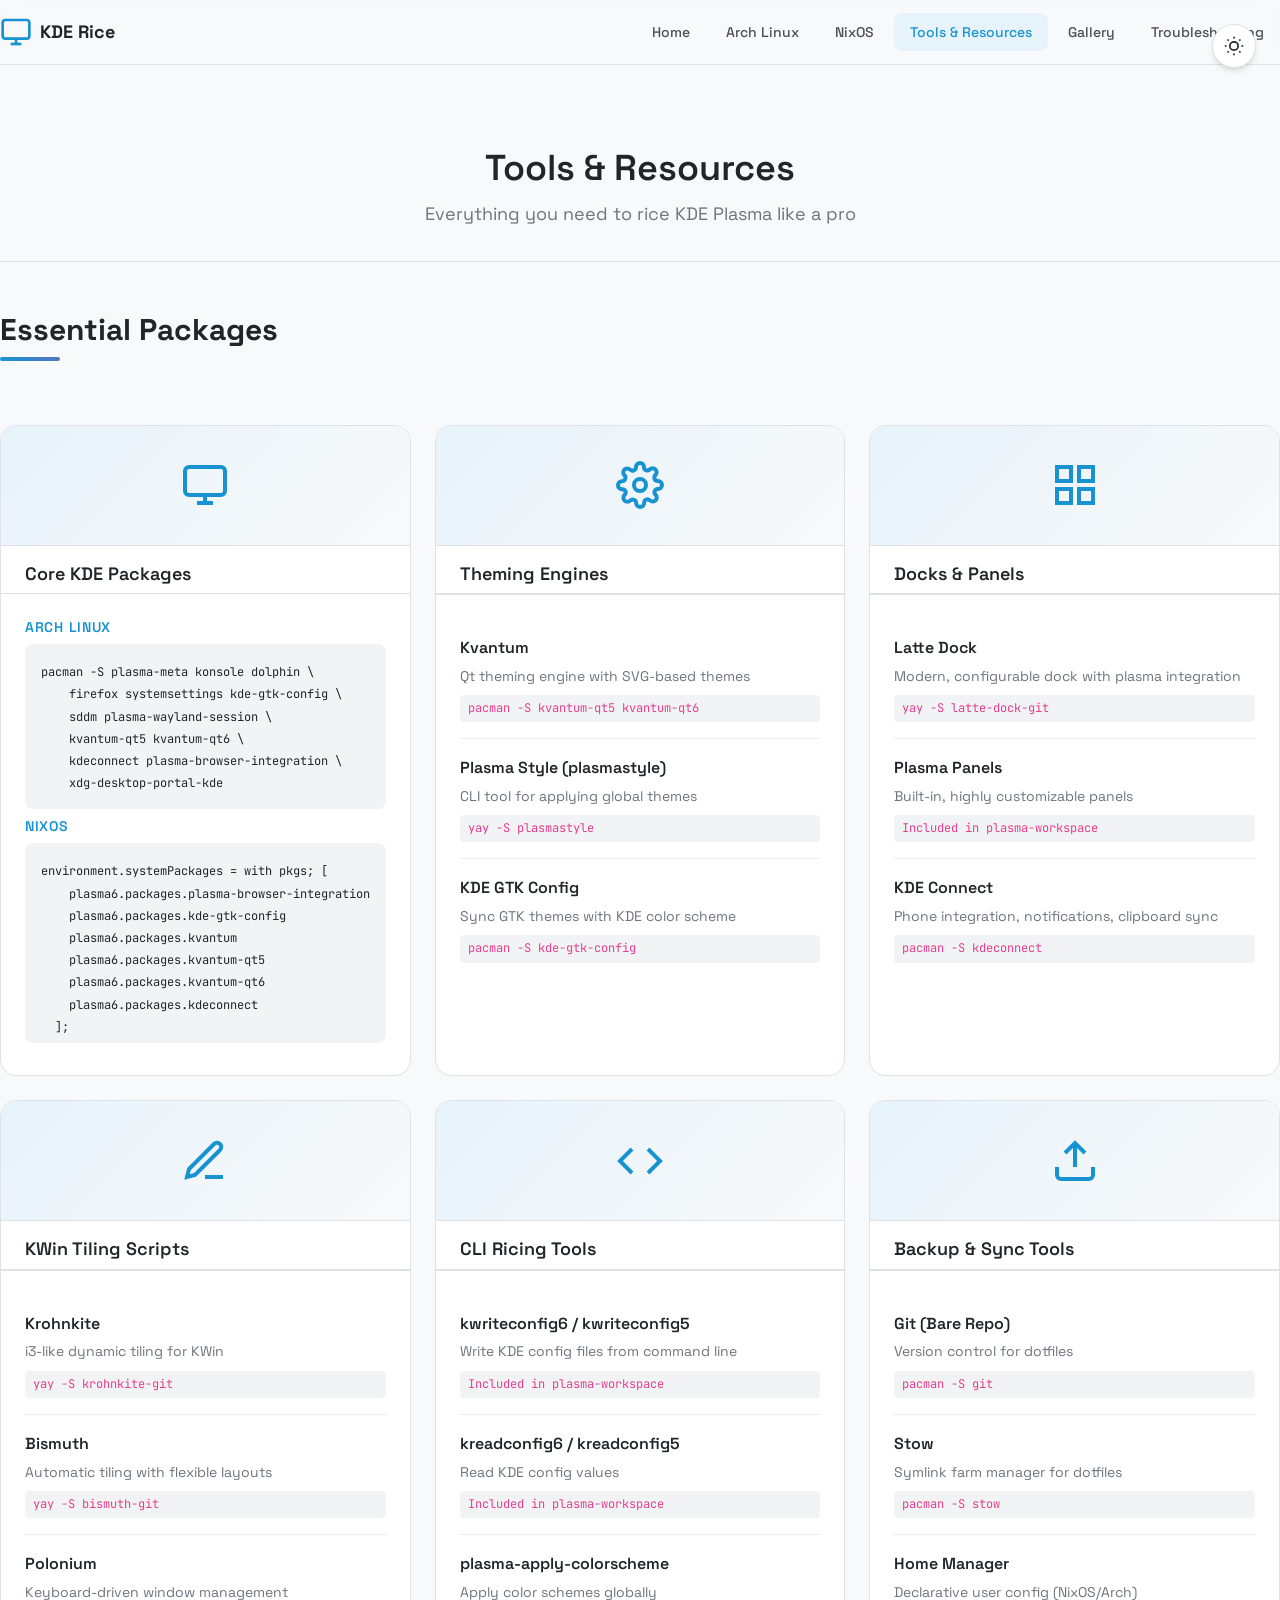
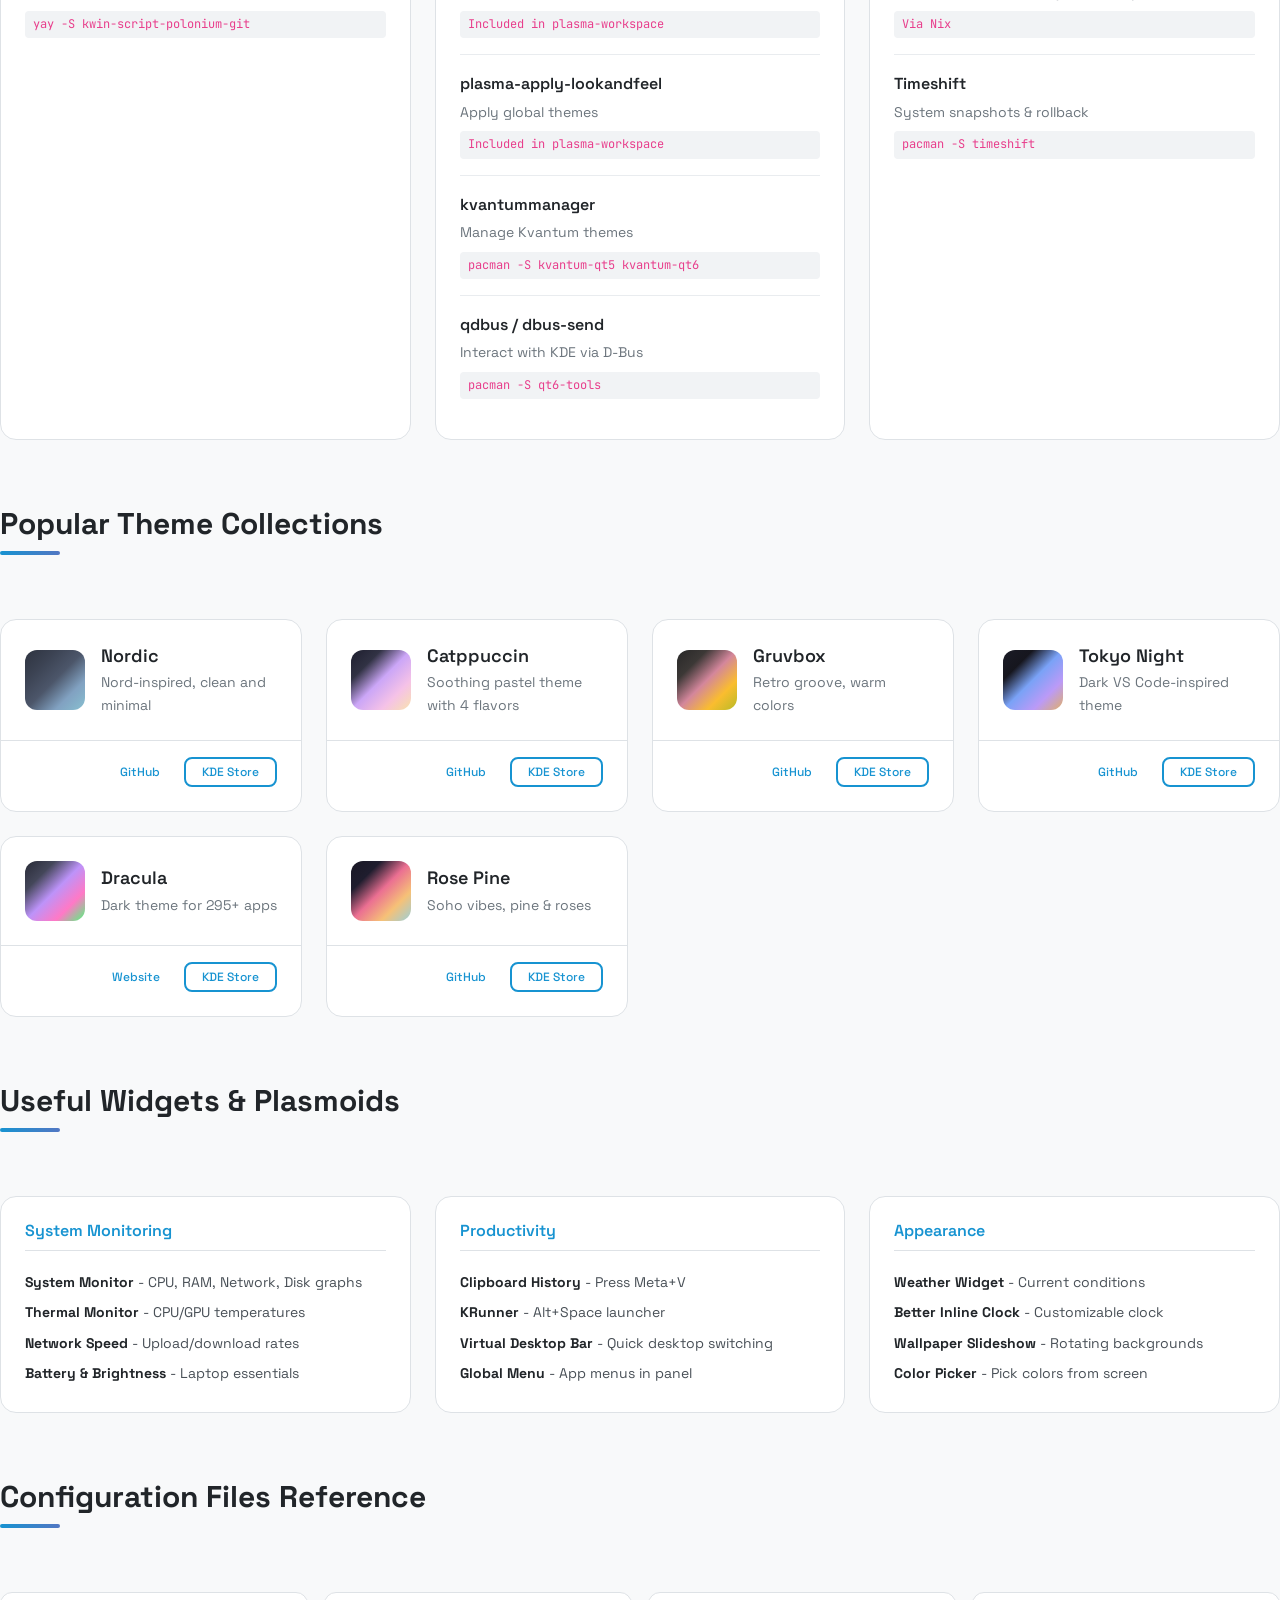
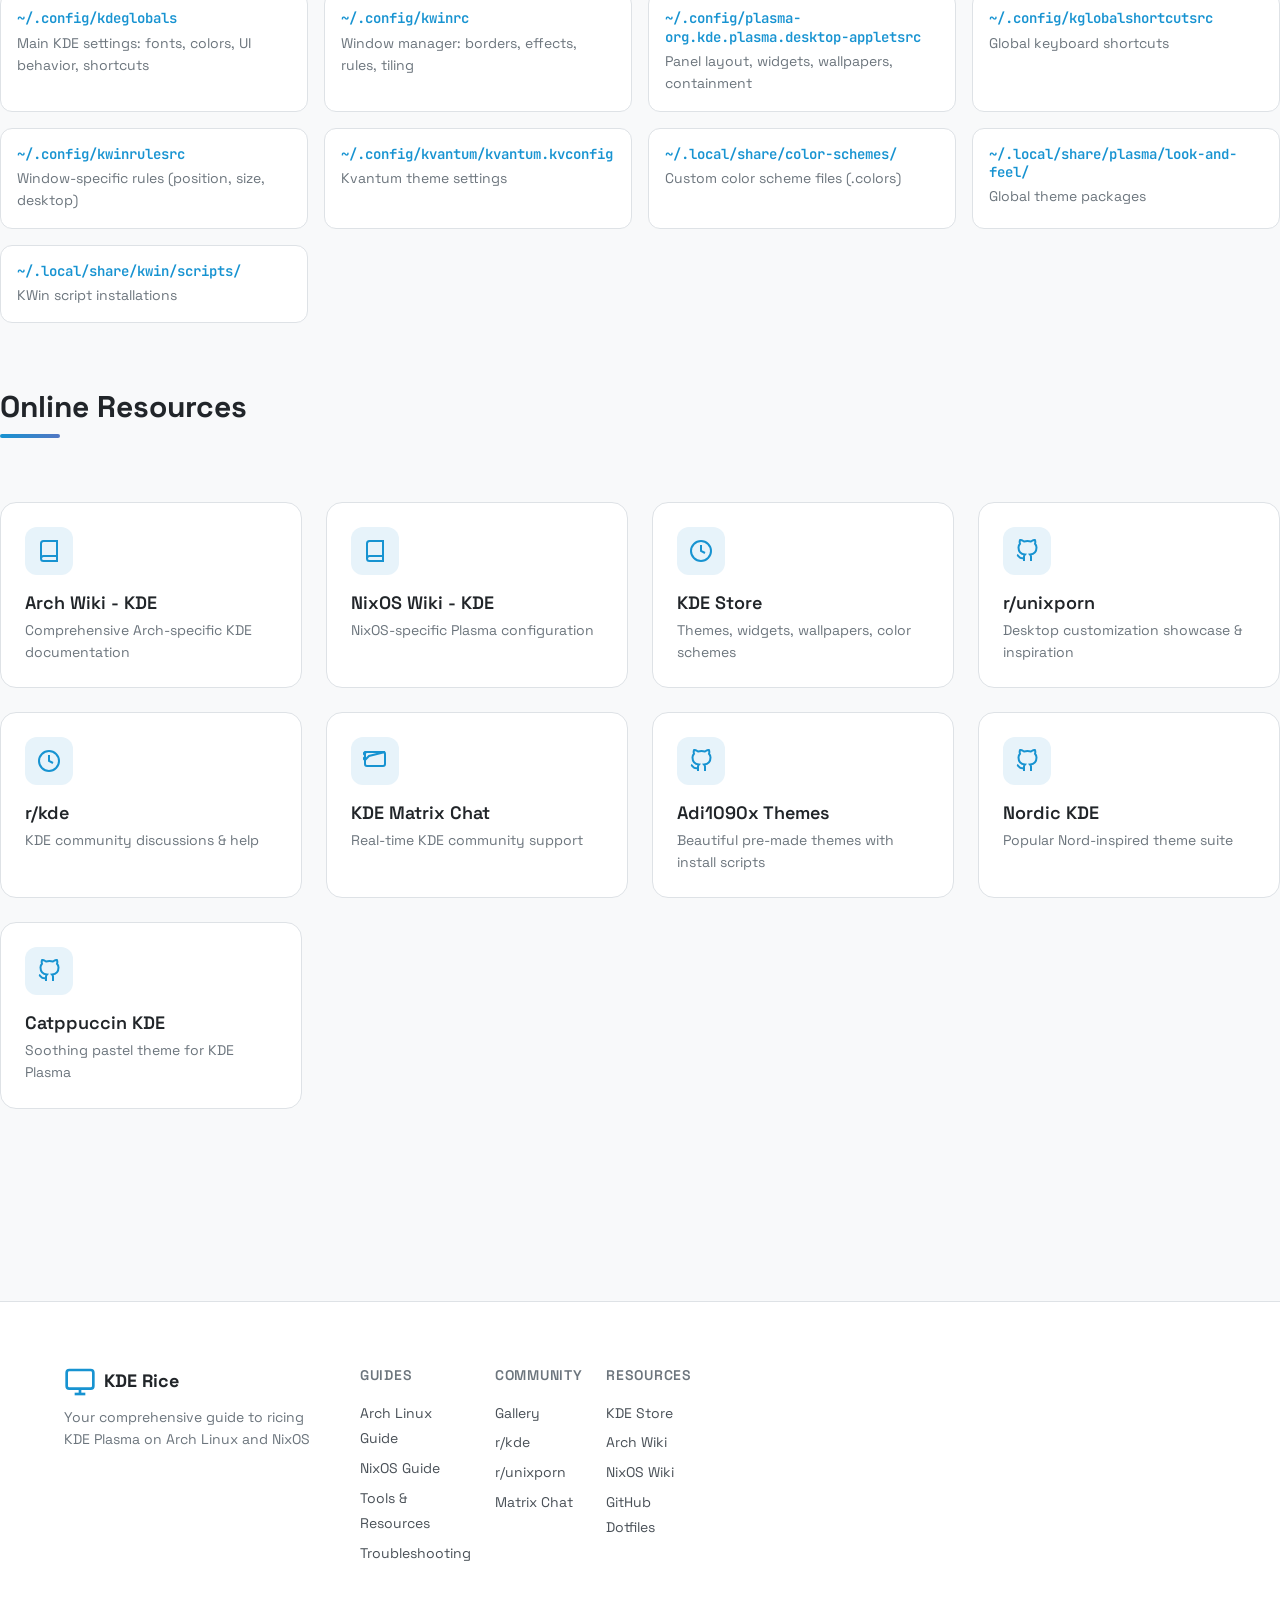
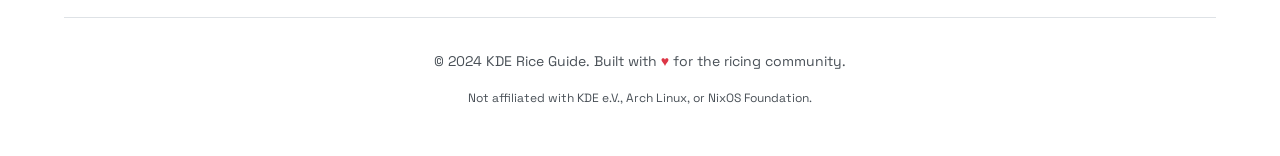
<file: html/tools.html>
<!DOCTYPE html>
<html lang="en">
<head>
    <meta charset="UTF-8">
    <meta name="viewport" content="width=device-width, initial-scale=1.0">
    <meta name="description" content="Essential tools and resources for KDE Plasma ricing on Arch Linux and NixOS">
    <title>Tools & Resources - KDE Plasma Ricing Guide</title>
    <link rel="stylesheet" href="../css/main.css">
    <link rel="stylesheet" href="../css/components.css">
    <link rel="stylesheet" href="../css/theme.css">
    <link rel="stylesheet" href="../css/tools.css">
    <link rel="preconnect" href="https://fonts.googleapis.com">
    <link rel="preconnect" href="https://fonts.gstatic.com" crossorigin>
    <link href="https://fonts.googleapis.com/css2?family=JetBrains+Mono:wght@400;500;600;700&family=Space+Grotesk:wght@400;500;600;700&display=swap" rel="stylesheet">
</head>
<body>
    <div class="theme-toggle" id="themeToggle" aria-label="Toggle dark/light theme">
        <svg class="sun-icon" viewBox="0 0 24 24" fill="none" stroke="currentColor" stroke-width="2">
            <circle cx="12" cy="12" r="5"></circle>
            <line x1="12" y1="1" x2="12" y2="3"></line>
            <line x1="12" y1="21" x2="12" y2="23"></line>
            <line x1="4.22" y1="4.22" x2="5.64" y2="5.64"></line>
            <line x1="18.36" y1="18.36" x2="19.78" y2="19.78"></line>
            <line x1="1" y1="12" x2="3" y2="12"></line>
            <line x1="21" y1="12" x2="23" y2="12"></line>
            <line x1="4.22" y1="19.78" x2="5.64" y2="18.36"></line>
            <line x1="18.36" y1="5.64" x2="19.78" y2="4.22"></line>
        </svg>
        <svg class="moon-icon" viewBox="0 0 24 24" fill="none" stroke="currentColor" stroke-width="2">
            <path d="M21 12.79A9 9 0 1 1 11.21 3 7 7 0 0 0 21 12.79z"></path>
        </svg>
    </div>

    <header class="site-header">
        <nav class="main-nav">
            <a href="../index.html" class="logo">
                <svg class="logo-icon" viewBox="0 0 24 24" fill="none" stroke="currentColor" stroke-width="2">
                    <rect x="2" y="3" width="20" height="14" rx="2" ry="2"></rect>
                    <line x1="8" y1="21" x2="16" y2="21"></line>
                    <line x1="12" y1="17" x2="12" y2="21"></line>
                </svg>
                <span class="logo-text">KDE Rice</span>
            </a>
            <button class="nav-toggle" id="navToggle" aria-label="Toggle navigation">
                <span class="hamburger"></span>
            </button>
            <ul class="nav-links" id="navLinks">
                <li><a href="../index.html">Home</a></li>
                <li><a href="arch-guide.html">Arch Linux</a></li>
                <li><a href="nixos-guide.html">NixOS</a></li>
                <li><a href="tools.html" class="active">Tools & Resources</a></li>
                <li><a href="gallery.html">Gallery</a></li>
                <li><a href="troubleshooting.html">Troubleshooting</a></li>
            </ul>
        </nav>
    </header>

    <main class="tools-main">
        <header class="page-header">
            <h1>Tools & Resources</h1>
            <p>Everything you need to rice KDE Plasma like a pro</p>
        </header>

        <section class="tools-section">
            <h2 class="section-title">Essential Packages</h2>
            <div class="tools-grid">
                <article class="tool-card" data-category="core">
                    <div class="tool-icon">
                        <svg viewBox="0 0 24 24" fill="none" stroke="currentColor" stroke-width="2">
                            <rect x="2" y="3" width="20" height="14" rx="2" ry="2"></rect>
                            <line x1="8" y1="21" x2="16" y2="21"></line>
                            <line x1="12" y1="17" x2="12" y2="21"></line>
                        </svg>
                    </div>
                    <h3>Core KDE Packages</h3>
                    <div class="tool-install">
                        <h4>Arch Linux</h4>
                        <pre><code>pacman -S plasma-meta konsole dolphin \
    firefox systemsettings kde-gtk-config \
    sddm plasma-wayland-session \
    kvantum-qt5 kvantum-qt6 \
    kdeconnect plasma-browser-integration \
    xdg-desktop-portal-kde</code></pre>
                        <h4>NixOS</h4>
                        <pre><code>environment.systemPackages = with pkgs; [
    plasma6.packages.plasma-browser-integration
    plasma6.packages.kde-gtk-config
    plasma6.packages.kvantum
    plasma6.packages.kvantum-qt5
    plasma6.packages.kvantum-qt6
    plasma6.packages.kdeconnect
  ];</code></pre>
                    </div>
                </article>

                <article class="tool-card" data-category="theming">
                    <div class="tool-icon">
                        <svg viewBox="0 0 24 24" fill="none" stroke="currentColor" stroke-width="2">
                            <circle cx="12" cy="12" r="3"></circle>
                            <path d="M19.4 15a1.65 1.65 0 0 0 .33 1.82l.06.06a2 2 0 0 1 0 2.83 2 2 0 0 1-2.83 0l-.06-.06a1.65 1.65 0 0 0-1.82-.33 1.65 1.65 0 0 0-1 1.51V21a2 2 0 0 1-2 2 2 2 0 0 1-2-2v-.09A1.65 1.65 0 0 0 9 19.4a1.65 1.65 0 0 0-1.82.33l-.06.06a2 2 0 0 1-2.83 0 2 2 0 0 1 0-2.83l.06-.06a1.65 1.65 0 0 0 .33-1.82 1.65 1.65 0 0 0-1.51-1H3a2 2 0 0 1-2-2 2 2 0 0 1 2-2h.09A1.65 1.65 0 0 0 4.6 9a1.65 1.65 0 0 0-.33-1.82l-.06-.06a2 2 0 0 1 0-2.83 2 2 0 0 1 2.83 0l.06.06a1.65 1.65 0 0 0 1.82.33H9a1.65 1.65 0 0 0 1-1.51V3a2 2 0 0 1 2-2 2 2 0 0 1 2 2v.09a1.65 1.65 0 0 0 1 1.51 1.65 1.65 0 0 0 1.82-.33l.06-.06a2 2 0 0 1 2.83 0 2 2 0 0 1 0 2.83l-.06.06a1.65 1.65 0 0 0-.33 1.82V9a1.65 1.65 0 0 0 1.51 1H21a2 2 0 0 1 2 2 2 2 0 0 1-2 2h-.09a1.65 1.65 0 0 0-1.51 1z"></path>
                        </svg>
                    </div>
                    <h3>Theming Engines</h3>
                    <div class="tool-list">
                        <div class="tool-item">
                            <span class="tool-name">Kvantum</span>
                            <span class="tool-desc">Qt theming engine with SVG-based themes</span>
                            <span class="tool-install-arch">pacman -S kvantum-qt5 kvantum-qt6</span>
                        </div>
                        <div class="tool-item">
                            <span class="tool-name">Plasma Style (plasmastyle)</span>
                            <span class="tool-desc">CLI tool for applying global themes</span>
                            <span class="tool-install-arch">yay -S plasmastyle</span>
                        </div>
                        <div class="tool-item">
                            <span class="tool-name">KDE GTK Config</span>
                            <span class="tool-desc">Sync GTK themes with KDE color scheme</span>
                            <span class="tool-install-arch">pacman -S kde-gtk-config</span>
                        </div>
                    </div>
                </article>

                <article class="tool-card" data-category="docks">
                    <div class="tool-icon">
                        <svg viewBox="0 0 24 24" fill="none" stroke="currentColor" stroke-width="2">
                            <rect x="3" y="3" width="7" height="7"></rect>
                            <rect x="14" y="3" width="7" height="7"></rect>
                            <rect x="14" y="14" width="7" height="7"></rect>
                            <rect x="3" y="14" width="7" height="7"></rect>
                        </svg>
                    </div>
                    <h3>Docks & Panels</h3>
                    <div class="tool-list">
                        <div class="tool-item">
                            <span class="tool-name">Latte Dock</span>
                            <span class="tool-desc">Modern, configurable dock with plasma integration</span>
                            <span class="tool-install-arch">yay -S latte-dock-git</span>
                        </div>
                        <div class="tool-item">
                            <span class="tool-name">Plasma Panels</span>
                            <span class="tool-desc">Built-in, highly customizable panels</span>
                            <span class="tool-install-arch">Included in plasma-workspace</span>
                        </div>
                        <div class="tool-item">
                            <span class="tool-name">KDE Connect</span>
                            <span class="tool-desc">Phone integration, notifications, clipboard sync</span>
                            <span class="tool-install-arch">pacman -S kdeconnect</span>
                        </div>
                    </div>
                </article>

                <article class="tool-card" data-category="tiling">
                    <div class="tool-icon">
                        <svg viewBox="0 0 24 24" fill="none" stroke="currentColor" stroke-width="2">
                            <path d="M12 20h9"></path>
                            <path d="M16.5 3.5a2.121 2.121 0 0 1 3 3L7 19l-4 1 1-4L16.5 3.5z"></path>
                        </svg>
                    </div>
                    <h3>KWin Tiling Scripts</h3>
                    <div class="tool-list">
                        <div class="tool-item">
                            <span class="tool-name">Krohnkite</span>
                            <span class="tool-desc">i3-like dynamic tiling for KWin</span>
                            <span class="tool-install-arch">yay -S krohnkite-git</span>
                        </div>
                        <div class="tool-item">
                            <span class="tool-name">Bismuth</span>
                            <span class="tool-desc">Automatic tiling with flexible layouts</span>
                            <span class="tool-install-arch">yay -S bismuth-git</span>
                        </div>
                        <div class="tool-item">
                            <span class="tool-name">Polonium</span>
                            <span class="tool-desc">Keyboard-driven window management</span>
                            <span class="tool-install-arch">yay -S kwin-script-polonium-git</span>
                        </div>
                    </div>
                </article>

                <article class="tool-card" data-category="cli">
                    <div class="tool-icon">
                        <svg viewBox="0 0 24 24" fill="none" stroke="currentColor" stroke-width="2">
                            <polyline points="16 18 22 12 16 6"></polyline>
                            <polyline points="8 6 2 12 8 18"></polyline>
                        </svg>
                    </div>
                    <h3>CLI Ricing Tools</h3>
                    <div class="tool-list">
                        <div class="tool-item">
                            <span class="tool-name">kwriteconfig6 / kwriteconfig5</span>
                            <span class="tool-desc">Write KDE config files from command line</span>
                            <span class="tool-install-arch">Included in plasma-workspace</span>
                        </div>
                        <div class="tool-item">
                            <span class="tool-name">kreadconfig6 / kreadconfig5</span>
                            <span class="tool-desc">Read KDE config values</span>
                            <span class="tool-install-arch">Included in plasma-workspace</span>
                        </div>
                        <div class="tool-item">
                            <span class="tool-name">plasma-apply-colorscheme</span>
                            <span class="tool-desc">Apply color schemes globally</span>
                            <span class="tool-install-arch">Included in plasma-workspace</span>
                        </div>
                        <div class="tool-item">
                            <span class="tool-name">plasma-apply-lookandfeel</span>
                            <span class="tool-desc">Apply global themes</span>
                            <span class="tool-install-arch">Included in plasma-workspace</span>
                        </div>
                        <div class="tool-item">
                            <span class="tool-name">kvantummanager</span>
                            <span class="tool-desc">Manage Kvantum themes</span>
                            <span class="tool-install-arch">pacman -S kvantum-qt5 kvantum-qt6</span>
                        </div>
                        <div class="tool-item">
                            <span class="tool-name">qdbus / dbus-send</span>
                            <span class="tool-desc">Interact with KDE via D-Bus</span>
                            <span class="tool-install-arch">pacman -S qt6-tools</span>
                        </div>
                    </div>
                </article>

                <article class="tool-card" data-category="backup">
                    <div class="tool-icon">
                        <svg viewBox="0 0 24 24" fill="none" stroke="currentColor" stroke-width="2">
                            <path d="M21 15v4a2 2 0 0 1-2 2H5a2 2 0 0 1-2-2v-4"></path>
                            <polyline points="17 8 12 3 7 8"></polyline>
                            <line x1="12" y1="3" x2="12" y2="15"></line>
                        </svg>
                    </div>
                    <h3>Backup & Sync Tools</h3>
                    <div class="tool-list">
                        <div class="tool-item">
                            <span class="tool-name">Git (Bare Repo)</span>
                            <span class="tool-desc">Version control for dotfiles</span>
                            <span class="tool-install-arch">pacman -S git</span>
                        </div>
                        <div class="tool-item">
                            <span class="tool-name">Stow</span>
                            <span class="tool-desc">Symlink farm manager for dotfiles</span>
                            <span class="tool-install-arch">pacman -S stow</span>
                        </div>
                        <div class="tool-item">
                            <span class="tool-name">Home Manager</span>
                            <span class="tool-desc">Declarative user config (NixOS/Arch)</span>
                            <span class="tool-install-arch">Via Nix</span>
                        </div>
                        <div class="tool-item">
                            <span class="tool-name">Timeshift</span>
                            <span class="tool-desc">System snapshots & rollback</span>
                            <span class="tool-install-arch">pacman -S timeshift</span>
                        </div>
                    </div>
                </article>
            </div>
        </section>

        <section class="tools-section">
            <h2 class="section-title">Popular Theme Collections</h2>
            <div class="theme-collections">
                <div class="theme-collection">
                    <div class="collection-header">
                        <div class="collection-colors nordic"></div>
                        <div class="collection-info">
                            <h3>Nordic</h3>
                            <p>Nord-inspired, clean and minimal</p>
                        </div>
                    </div>
                    <div class="collection-links">
                        <a href="https://github.com/EliverLara/Nordic-kde" target="_blank" class="btn btn-sm">GitHub</a>
                        <a href="https://store.kde.org/p/1315146/" target="_blank" class="btn btn-sm btn-outline">KDE Store</a>
                    </div>
                </div>
                <div class="theme-collection">
                    <div class="collection-header">
                        <div class="collection-colors catppuccin"></div>
                        <div class="collection-info">
                            <h3>Catppuccin</h3>
                            <p>Soothing pastel theme with 4 flavors</p>
                        </div>
                    </div>
                    <div class="collection-links">
                        <a href="https://github.com/catppuccin/kde" target="_blank" class="btn btn-sm">GitHub</a>
                        <a href="https://store.kde.org/p/2107346/" target="_blank" class="btn btn-sm btn-outline">KDE Store</a>
                    </div>
                </div>
                <div class="theme-collection">
                    <div class="collection-header">
                        <div class="collection-colors gruvbox"></div>
                        <div class="collection-info">
                            <h3>Gruvbox</h3>
                            <p>Retro groove, warm colors</p>
                        </div>
                    </div>
                    <div class="collection-links">
                        <a href="https://github.com/gruvbox-community/gruvbox-kde" target="_blank" class="btn btn-sm">GitHub</a>
                        <a href="https://store.kde.org/p/1343625/" target="_blank" class="btn btn-sm btn-outline">KDE Store</a>
                    </div>
                </div>
                <div class="theme-collection">
                    <div class="collection-header">
                        <div class="collection-colors tokyo-night"></div>
                        <div class="collection-info">
                            <h3>Tokyo Night</h3>
                            <p>Dark VS Code-inspired theme</p>
                        </div>
                    </div>
                    <div class="collection-links">
                        <a href="https://github.com/faustomorales/tokyo-night-kde-theme" target="_blank" class="btn btn-sm">GitHub</a>
                        <a href="https://store.kde.org/p/1544321/" target="_blank" class="btn btn-sm btn-outline">KDE Store</a>
                    </div>
                </div>
                <div class="theme-collection">
                    <div class="collection-header">
                        <div class="collection-colors dracula"></div>
                        <div class="collection-info">
                            <h3>Dracula</h3>
                            <p>Dark theme for 295+ apps</p>
                        </div>
                    </div>
                    <div class="collection-links">
                        <a href="https://draculatheme.com/kde" target="_blank" class="btn btn-sm">Website</a>
                        <a href="https://store.kde.org/p/1463620/" target="_blank" class="btn btn-sm btn-outline">KDE Store</a>
                    </div>
                </div>
                <div class="theme-collection">
                    <div class="collection-header">
                        <div class="collection-colors rose-pine"></div>
                        <div class="collection-info">
                            <h3>Rose Pine</h3>
                            <p>Soho vibes, pine & roses</p>
                        </div>
                    </div>
                    <div class="collection-links">
                        <a href="https://github.com/rose-pine/kde" target="_blank" class="btn btn-sm">GitHub</a>
                        <a href="https://store.kde.org/p/2094146/" target="_blank" class="btn btn-sm btn-outline">KDE Store</a>
                    </div>
                </div>
            </div>
        </section>

        <section class="tools-section">
            <h2 class="section-title">Useful Widgets & Plasmoids</h2>
            <div class="widgets-grid">
                <div class="widget-category">
                    <h3>System Monitoring</h3>
                    <ul class="widget-list">
                        <li><strong>System Monitor</strong> - CPU, RAM, Network, Disk graphs</li>
                        <li><strong>Thermal Monitor</strong> - CPU/GPU temperatures</li>
                        <li><strong>Network Speed</strong> - Upload/download rates</li>
                        <li><strong>Battery & Brightness</strong> - Laptop essentials</li>
                    </ul>
                </div>
                <div class="widget-category">
                    <h3>Productivity</h3>
                    <ul class="widget-list">
                        <li><strong>Clipboard History</strong> - Press Meta+V</li>
                        <li><strong>KRunner</strong> - Alt+Space launcher</li>
                        <li><strong>Virtual Desktop Bar</strong> - Quick desktop switching</li>
                        <li><strong>Global Menu</strong> - App menus in panel</li>
                    </ul>
                </div>
                <div class="widget-category">
                    <h3>Appearance</h3>
                    <ul class="widget-list">
                        <li><strong>Weather Widget</strong> - Current conditions</li>
                        <li><strong>Better Inline Clock</strong> - Customizable clock</li>
                        <li><strong>Wallpaper Slideshow</strong> - Rotating backgrounds</li>
                        <li><strong>Color Picker</strong> - Pick colors from screen</li>
                    </ul>
                </div>
            </div>
        </section>

        <section class="tools-section">
            <h2 class="section-title">Configuration Files Reference</h2>
            <div class="config-files">
                <div class="config-file">
                    <h4>~/.config/kdeglobals</h4>
                    <p>Main KDE settings: fonts, colors, UI behavior, shortcuts</p>
                </div>
                <div class="config-file">
                    <h4>~/.config/kwinrc</h4>
                    <p>Window manager: borders, effects, rules, tiling</p>
                </div>
                <div class="config-file">
                    <h4>~/.config/plasma-org.kde.plasma.desktop-appletsrc</h4>
                    <p>Panel layout, widgets, wallpapers, containment</p>
                </div>
                <div class="config-file">
                    <h4>~/.config/kglobalshortcutsrc</h4>
                    <p>Global keyboard shortcuts</p>
                </div>
                <div class="config-file">
                    <h4>~/.config/kwinrulesrc</h4>
                    <p>Window-specific rules (position, size, desktop)</p>
                </div>
                <div class="config-file">
                    <h4>~/.config/kvantum/kvantum.kvconfig</h4>
                    <p>Kvantum theme settings</p>
                </div>
                <div class="config-file">
                    <h4>~/.local/share/color-schemes/</h4>
                    <p>Custom color scheme files (.colors)</p>
                </div>
                <div class="config-file">
                    <h4>~/.local/share/plasma/look-and-feel/</h4>
                    <p>Global theme packages</p>
                </div>
                <div class="config-file">
                    <h4>~/.local/share/kwin/scripts/</h4>
                    <p>KWin script installations</p>
                </div>
            </div>
        </section>

        <section class="tools-section">
            <h2 class="section-title">Online Resources</h2>
            <div class="resources-grid">
                <a href="https://wiki.archlinux.org/title/KDE" target="_blank" class="resource-card">
                    <div class="resource-icon"><svg viewBox="0 0 24 24" fill="none" stroke="currentColor" stroke-width="2"><path d="M4 19.5A2.5 2.5 0 0 1 6.5 17H20"></path><path d="M6.5 2H20v20H6.5A2.5 2.5 0 0 1 4 19.5v-15A2.5 2.5 0 0 1 6.5 2z"></path></svg></div>
                    <h4>Arch Wiki - KDE</h4>
                    <p>Comprehensive Arch-specific KDE documentation</p>
                </a>
                <a href="https://nixos.wiki/wiki/KDE" target="_blank" class="resource-card">
                    <div class="resource-icon"><svg viewBox="0 0 24 24" fill="none" stroke="currentColor" stroke-width="2"><path d="M4 19.5A2.5 2.5 0 0 1 6.5 17H20"></path><path d="M6.5 2H20v20H6.5A2.5 2.5 0 0 1 4 19.5v-15A2.5 2.5 0 0 1 6.5 2z"></path></svg></div>
                    <h4>NixOS Wiki - KDE</h4>
                    <p>NixOS-specific Plasma configuration</p>
                </a>
                <a href="https://store.kde.org/" target="_blank" class="resource-card">
                    <div class="resource-icon"><svg viewBox="0 0 24 24" fill="none" stroke="currentColor" stroke-width="2"><circle cx="12" cy="12" r="10"></circle><path d="M12 6v6l4 2"></path></svg></div>
                    <h4>KDE Store</h4>
                    <p>Themes, widgets, wallpapers, color schemes</p>
                </a>
                <a href="https://github.com/r/unixporn" target="_blank" class="resource-card">
                    <div class="resource-icon"><svg viewBox="0 0 24 24" fill="none" stroke="currentColor" stroke-width="2"><path d="M9 19c-5 1.5-5-2.5-7-3m14 6v-3.87a3.37 3.37 0 0 0-.94-2.61c3.14-.35 6.44-1.54 6.44-7A5.44 5.44 0 0 0 20 4.77 5.07 5.07 0 0 0 19.91 1S18.73.65 16 2.48a13.38 13.38 0 0 0-7 0C6.27.65 5.09 1 5.09 1A5.07 5.07 0 0 0 5 4.77a5.44 5.44 0 0 0-1.5 3.78c0 5.42 3.3 6.61 6.44 7A3.37 3.37 0 0 0 9 18.13V22"></path></svg></div>
                    <h4>r/unixporn</h4>
                    <p>Desktop customization showcase & inspiration</p>
                </a>
                <a href="https://www.reddit.com/r/kde/" target="_blank" class="resource-card">
                    <div class="resource-icon"><svg viewBox="0 0 24 24" fill="none" stroke="currentColor" stroke-width="2"><circle cx="12" cy="12" r="10"></circle><path d="M12 6v6l4 2"></path></svg></div>
                    <h4>r/kde</h4>
                    <p>KDE community discussions & help</p>
                </a>
                <a href="https://matrix.to/#/#kde:matrix.org" target="_blank" class="resource-card">
                    <div class="resource-icon"><svg viewBox="0 0 24 24" fill="none" stroke="currentColor" stroke-width="2"><rect x="2" y="3" width="20" height="14" rx="2" ry="2"></rect><path d="M22 3H2l-4 4 4 4 4-4z"></path></svg></div>
                    <h4>KDE Matrix Chat</h4>
                    <p>Real-time KDE community support</p>
                </a>
                <a href="https://github.com/adi1090x/kde-plasma-themes" target="_blank" class="resource-card">
                    <div class="resource-icon"><svg viewBox="0 0 24 24" fill="none" stroke="currentColor" stroke-width="2"><path d="M9 19c-5 1.5-5-2.5-7-3m14 6v-3.87a3.37 3.37 0 0 0-.94-2.61c3.14-.35 6.44-1.54 6.44-7A5.44 5.44 0 0 0 20 4.77 5.07 5.07 0 0 0 19.91 1S18.73.65 16 2.48a13.38 13.38 0 0 0-7 0C6.27.65 5.09 1 5.09 1A5.07 5.07 0 0 0 5 4.77a5.44 5.44 0 0 0-1.5 3.78c0 5.42 3.3 6.61 6.44 7A3.37 3.37 0 0 0 9 18.13V22"></path></svg></div>
                    <h4>Adi1090x Themes</h4>
                    <p>Beautiful pre-made themes with install scripts</p>
                </a>
                <a href="https://github.com/EliverLara/Nordic" target="_blank" class="resource-card">
                    <div class="resource-icon"><svg viewBox="0 0 24 24" fill="none" stroke="currentColor" stroke-width="2"><path d="M9 19c-5 1.5-5-2.5-7-3m14 6v-3.87a3.37 3.37 0 0 0-.94-2.61c3.14-.35 6.44-1.54 6.44-7A5.44 5.44 0 0 0 20 4.77 5.07 5.07 0 0 0 19.91 1S18.73.65 16 2.48a13.38 13.38 0 0 0-7 0C6.27.65 5.09 1 5.09 1A5.07 5.07 0 0 0 5 4.77a5.44 5.44 0 0 0-1.5 3.78c0 5.42 3.3 6.61 6.44 7A3.37 3.37 0 0 0 9 18.13V22"></path></svg></div>
                    <h4>Nordic KDE</h4>
                    <p>Popular Nord-inspired theme suite</p>
                </a>
                <a href="https://github.com/catppuccin/kde" target="_blank" class="resource-card">
                    <div class="resource-icon"><svg viewBox="0 0 24 24" fill="none" stroke="currentColor" stroke-width="2"><path d="M9 19c-5 1.5-5-2.5-7-3m14 6v-3.87a3.37 3.37 0 0 0-.94-2.61c3.14-.35 6.44-1.54 6.44-7A5.44 5.44 0 0 0 20 4.77 5.07 5.07 0 0 0 19.91 1S18.73.65 16 2.48a13.38 13.38 0 0 0-7 0C6.27.65 5.09 1 5.09 1A5.07 5.07 0 0 0 5 4.77a5.44 5.44 0 0 0-1.5 3.78c0 5.42 3.3 6.61 6.44 7A3.37 3.37 0 0 0 9 18.13V22"></path></svg></div>
                    <h4>Catppuccin KDE</h4>
                    <p>Soothing pastel theme for KDE Plasma</p>
                </a>
            </div>
        </section>
    </main>

    <footer class="site-footer">
        <div class="container">
            <div class="footer-content">
                <div class="footer-brand">
                    <a href="../index.html" class="logo">
                        <svg class="logo-icon" viewBox="0 0 24 24" fill="none" stroke="currentColor" stroke-width="2">
                            <rect x="2" y="3" width="20" height="14" rx="2" ry="2"></rect>
                            <line x1="8" y1="21" x2="16" y2="21"></line>
                            <line x1="12" y1="17" x2="12" y2="21"></line>
                        </svg>
                        <span class="logo-text">KDE Rice</span>
                    </a>
                    <p>Your comprehensive guide to ricing KDE Plasma on Arch Linux and NixOS</p>
                </div>
                <nav class="footer-nav">
                    <div class="footer-section">
                        <h4>Guides</h4>
                        <ul>
                            <li><a href="arch-guide.html">Arch Linux Guide</a></li>
                            <li><a href="nixos-guide.html">NixOS Guide</a></li>
                            <li><a href="tools.html">Tools & Resources</a></li>
                            <li><a href="troubleshooting.html">Troubleshooting</a></li>
                        </ul>
                    </div>
                    <div class="footer-section">
                        <h4>Community</h4>
                        <ul>
                            <li><a href="gallery.html">Gallery</a></li>
                            <li><a href="https://reddit.com/r/kde" target="_blank">r/kde</a></li>
                            <li><a href="https://reddit.com/r/unixporn" target="_blank">r/unixporn</a></li>
                            <li><a href="https://matrix.to/#/#kde:matrix.org" target="_blank">Matrix Chat</a></li>
                        </ul>
                    </div>
                    <div class="footer-section">
                        <h4>Resources</h4>
                        <ul>
                            <li><a href="https://store.kde.org/" target="_blank">KDE Store</a></li>
                            <li><a href="https://wiki.archlinux.org/" target="_blank">Arch Wiki</a></li>
                            <li><a href="https://nixos.wiki/" target="_blank">NixOS Wiki</a></li>
                            <li><a href="https://github.com/" target="_blank">GitHub Dotfiles</a></li>
                        </ul>
                    </div>
                </nav>
            </div>
            <div class="footer-bottom">
                <p>&copy; 2024 KDE Rice Guide. Built with <span class="heart">♥</span> for the ricing community.</p>
                <p class="footer-note">Not affiliated with KDE e.V., Arch Linux, or NixOS Foundation.</p>
            </div>
        </div>
    </footer>

    <script src="../js/main.js"></script>
    <script src="../js/theme.js"></script>
    <script src="../js/navigation.js"></script>
</body>
</html>
</file>
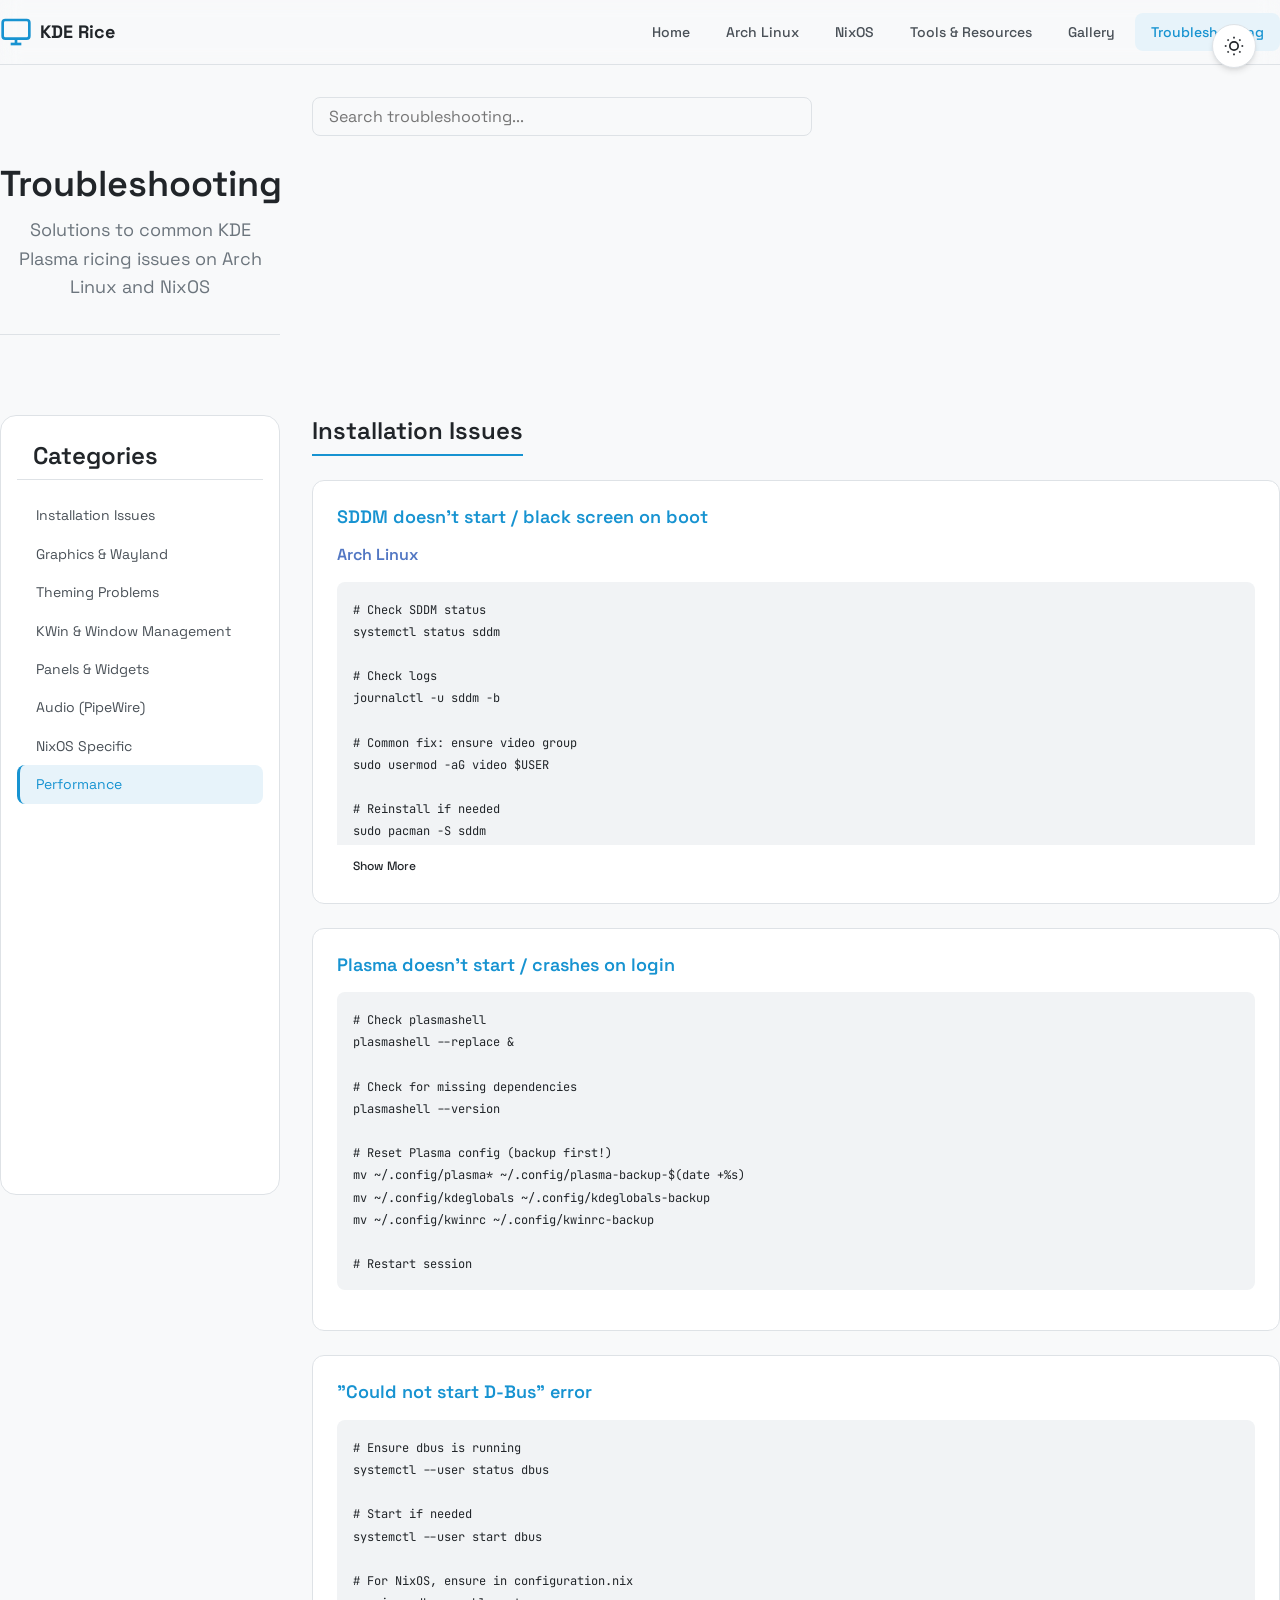
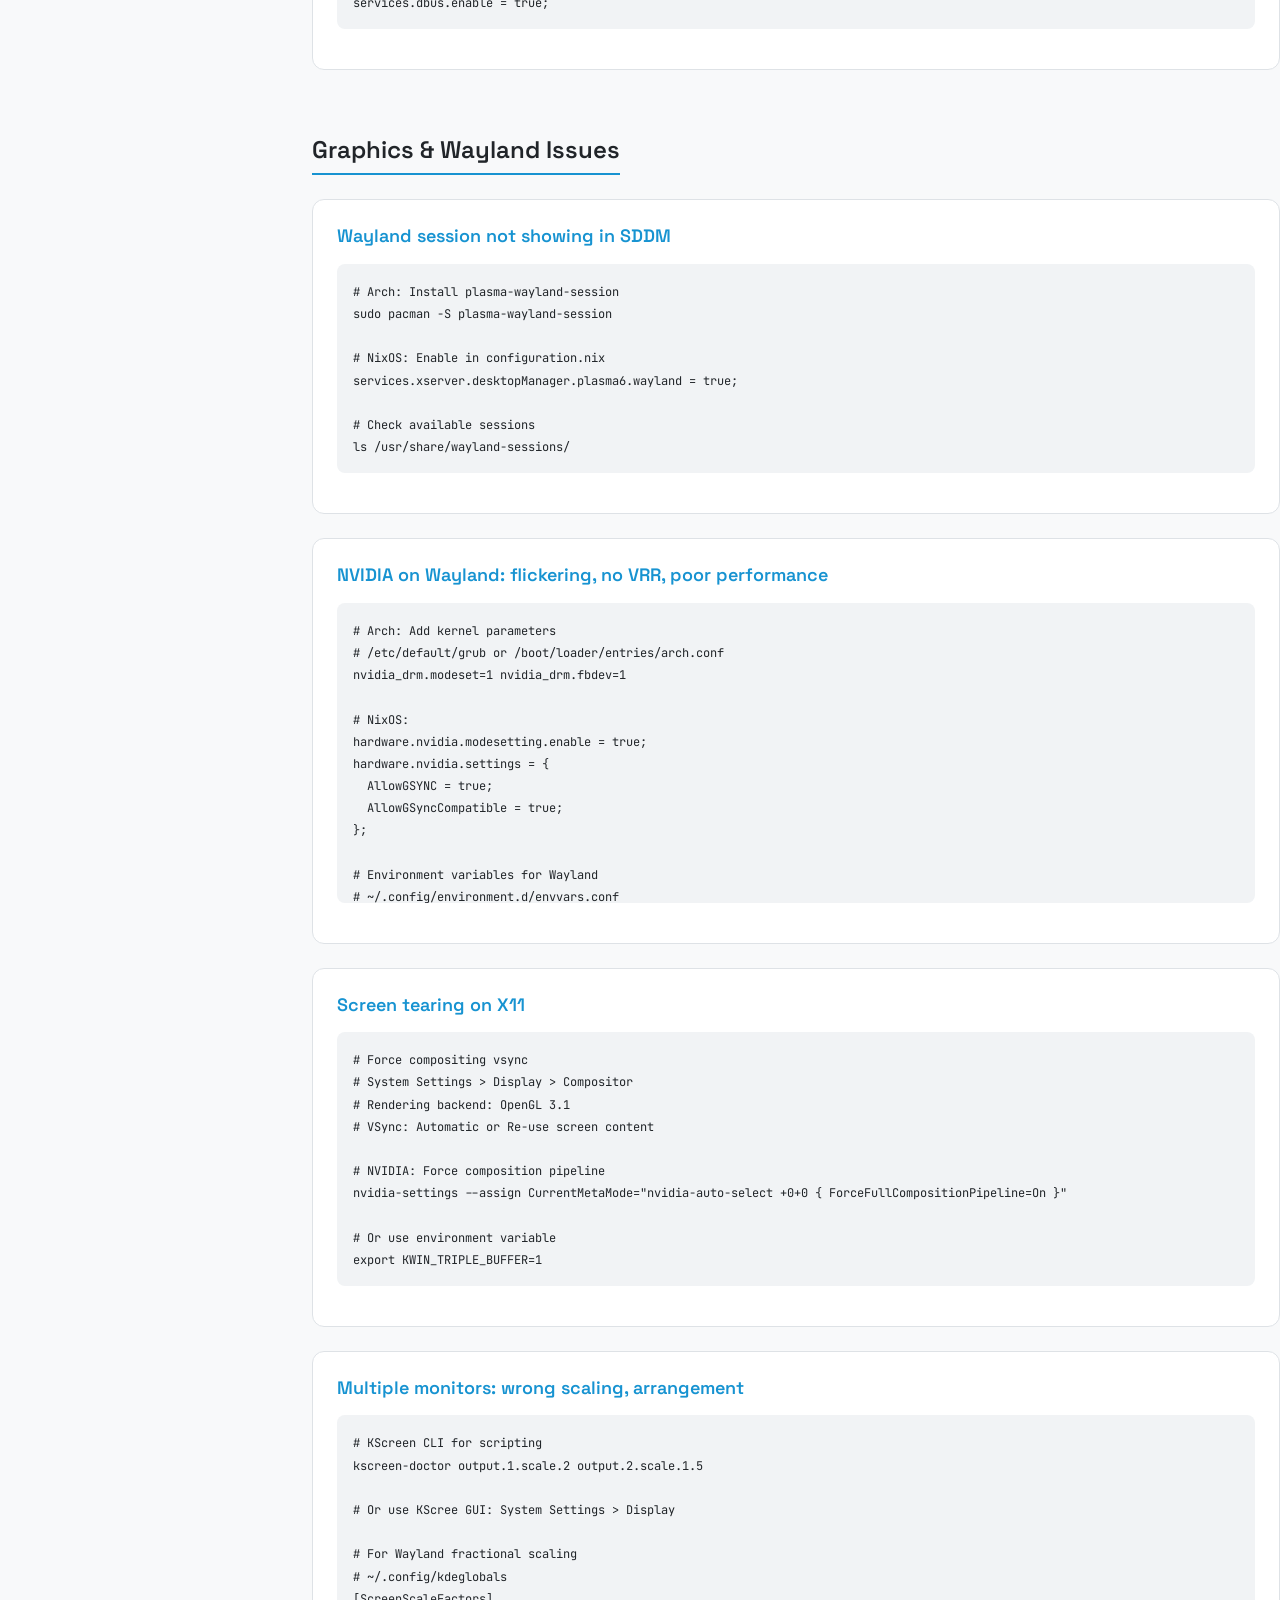
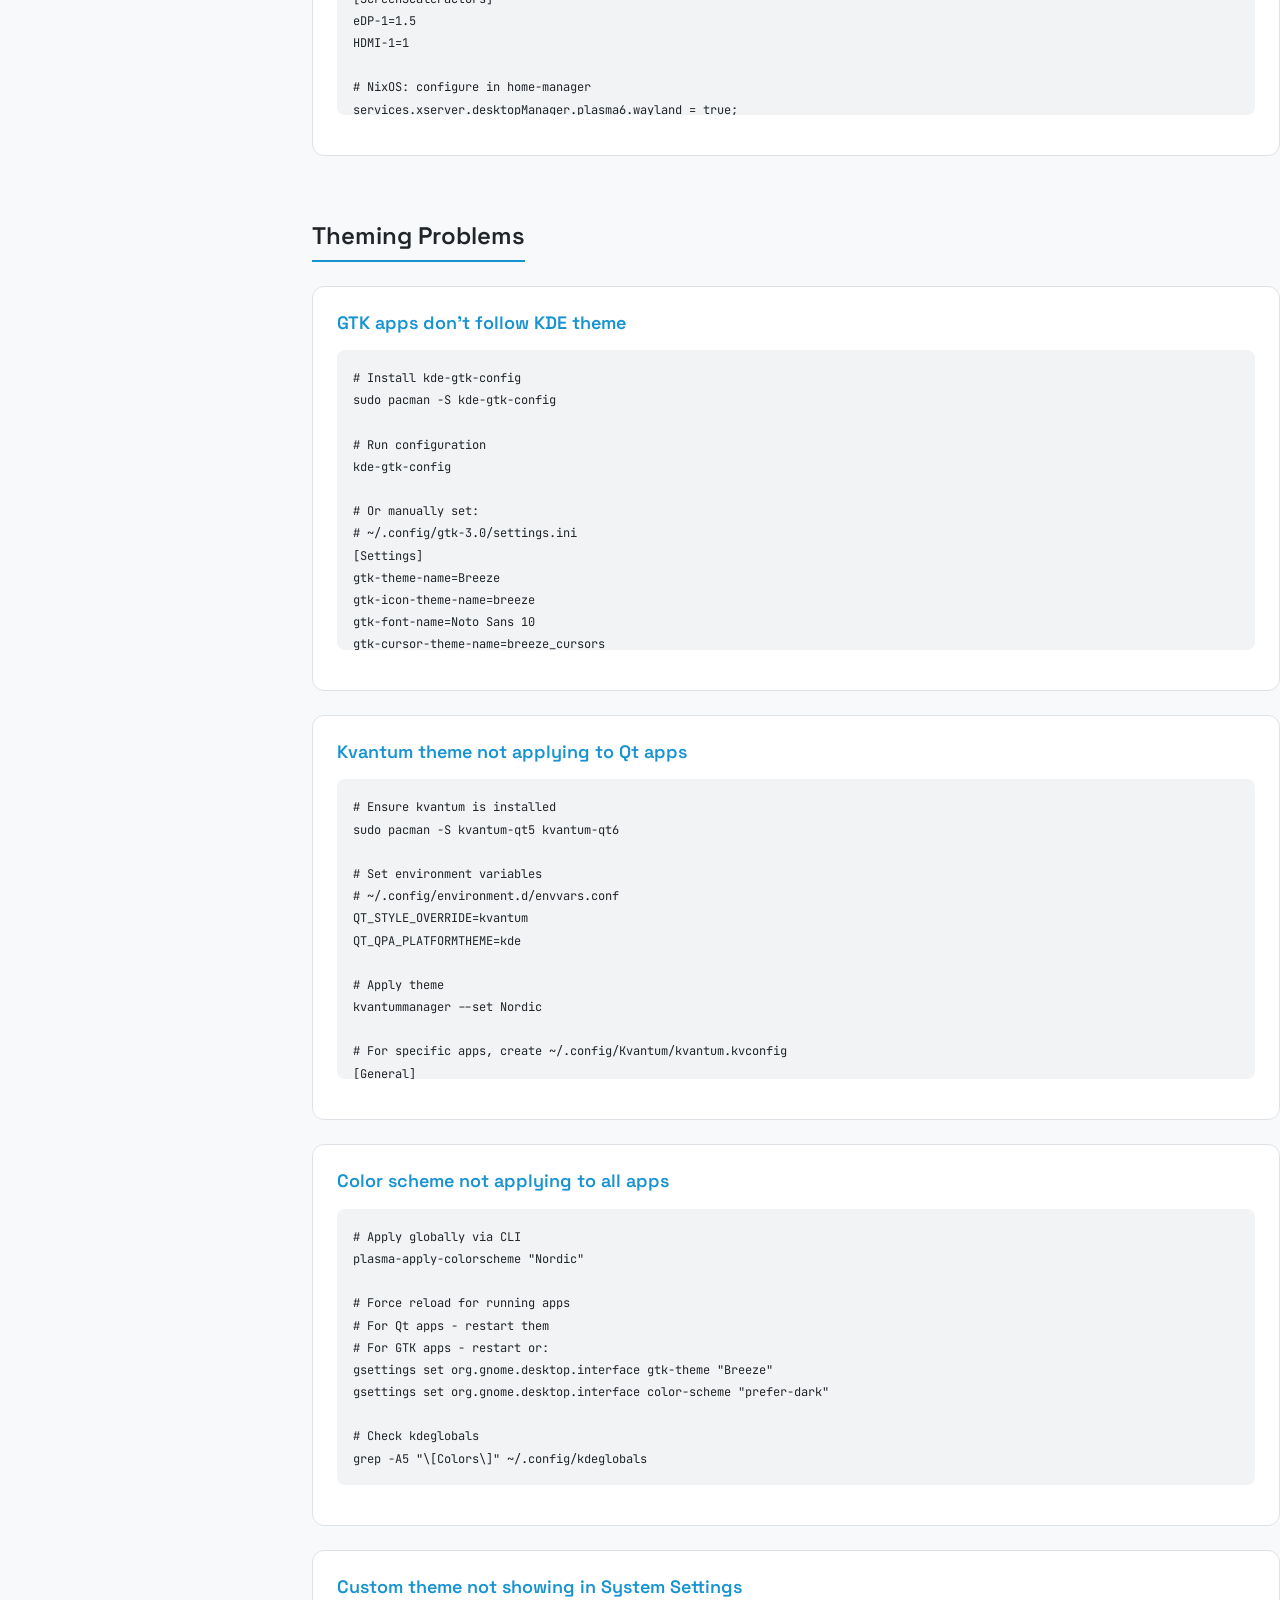
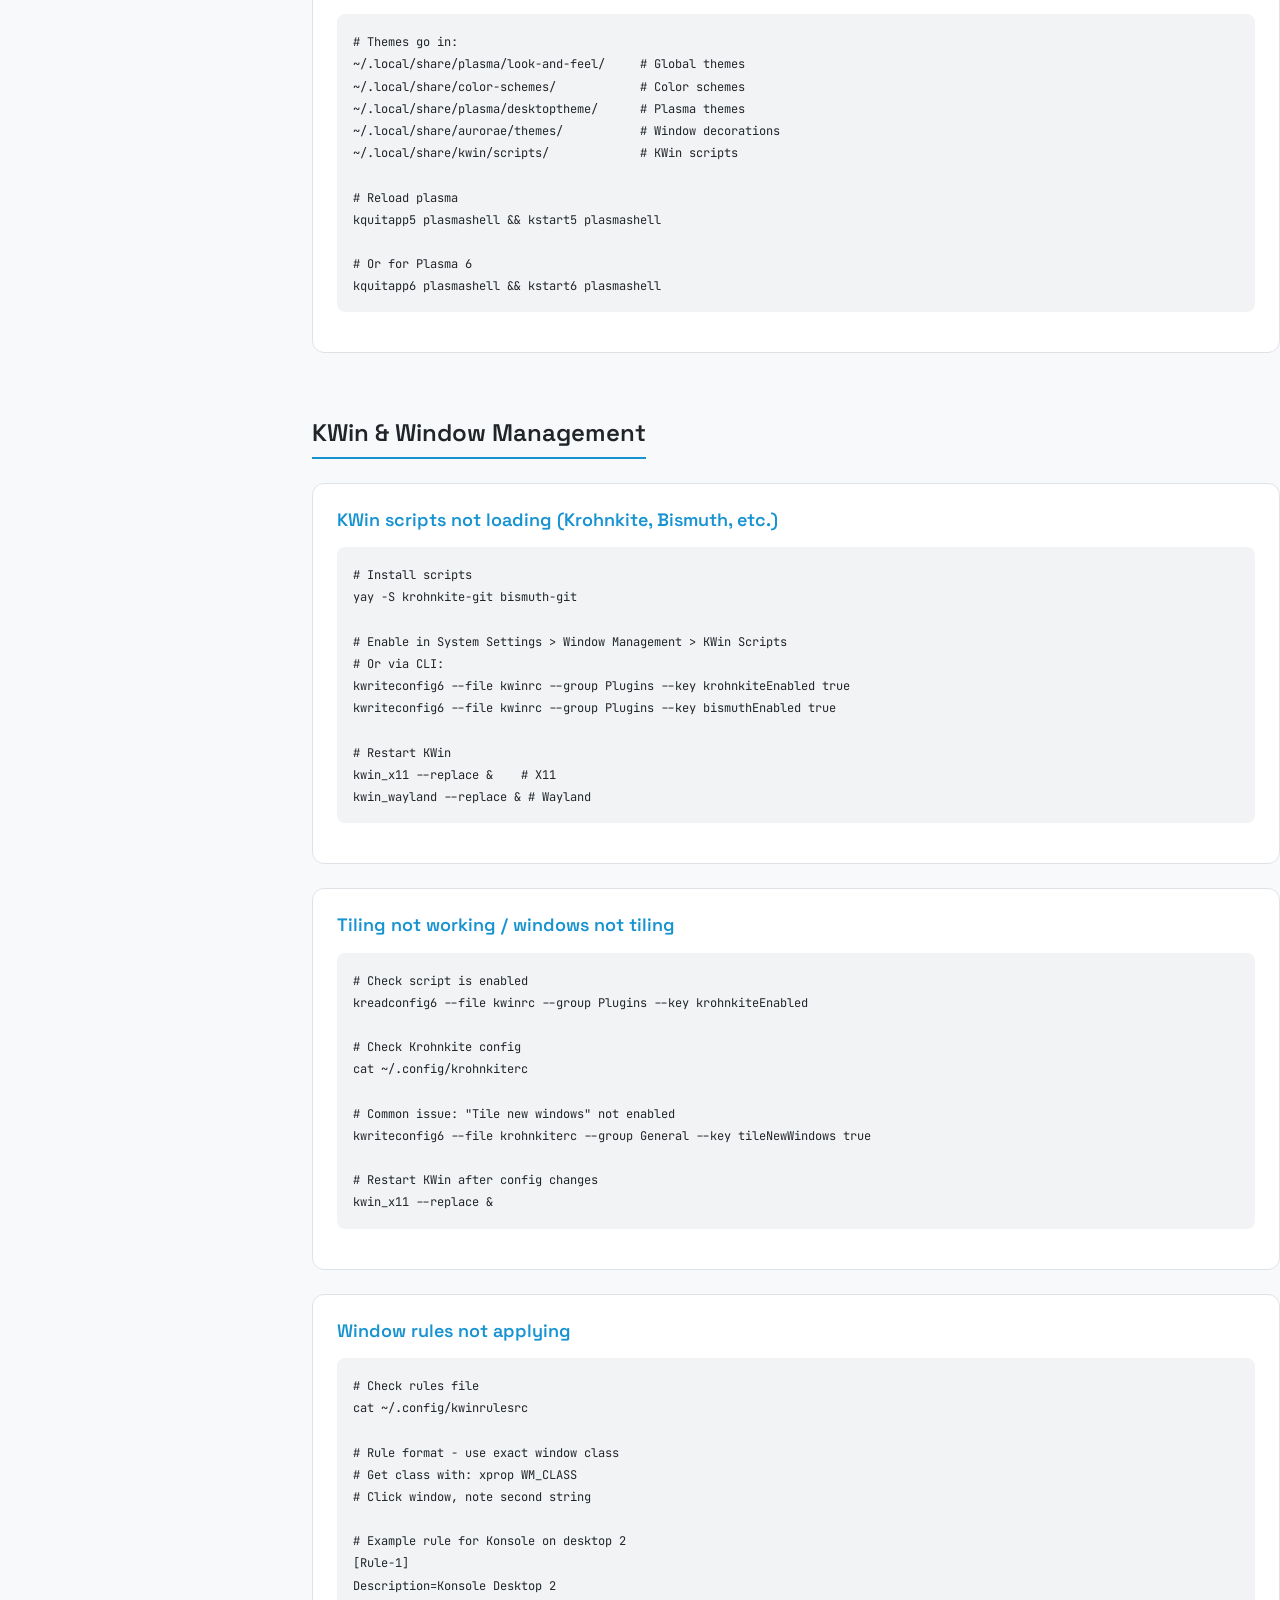
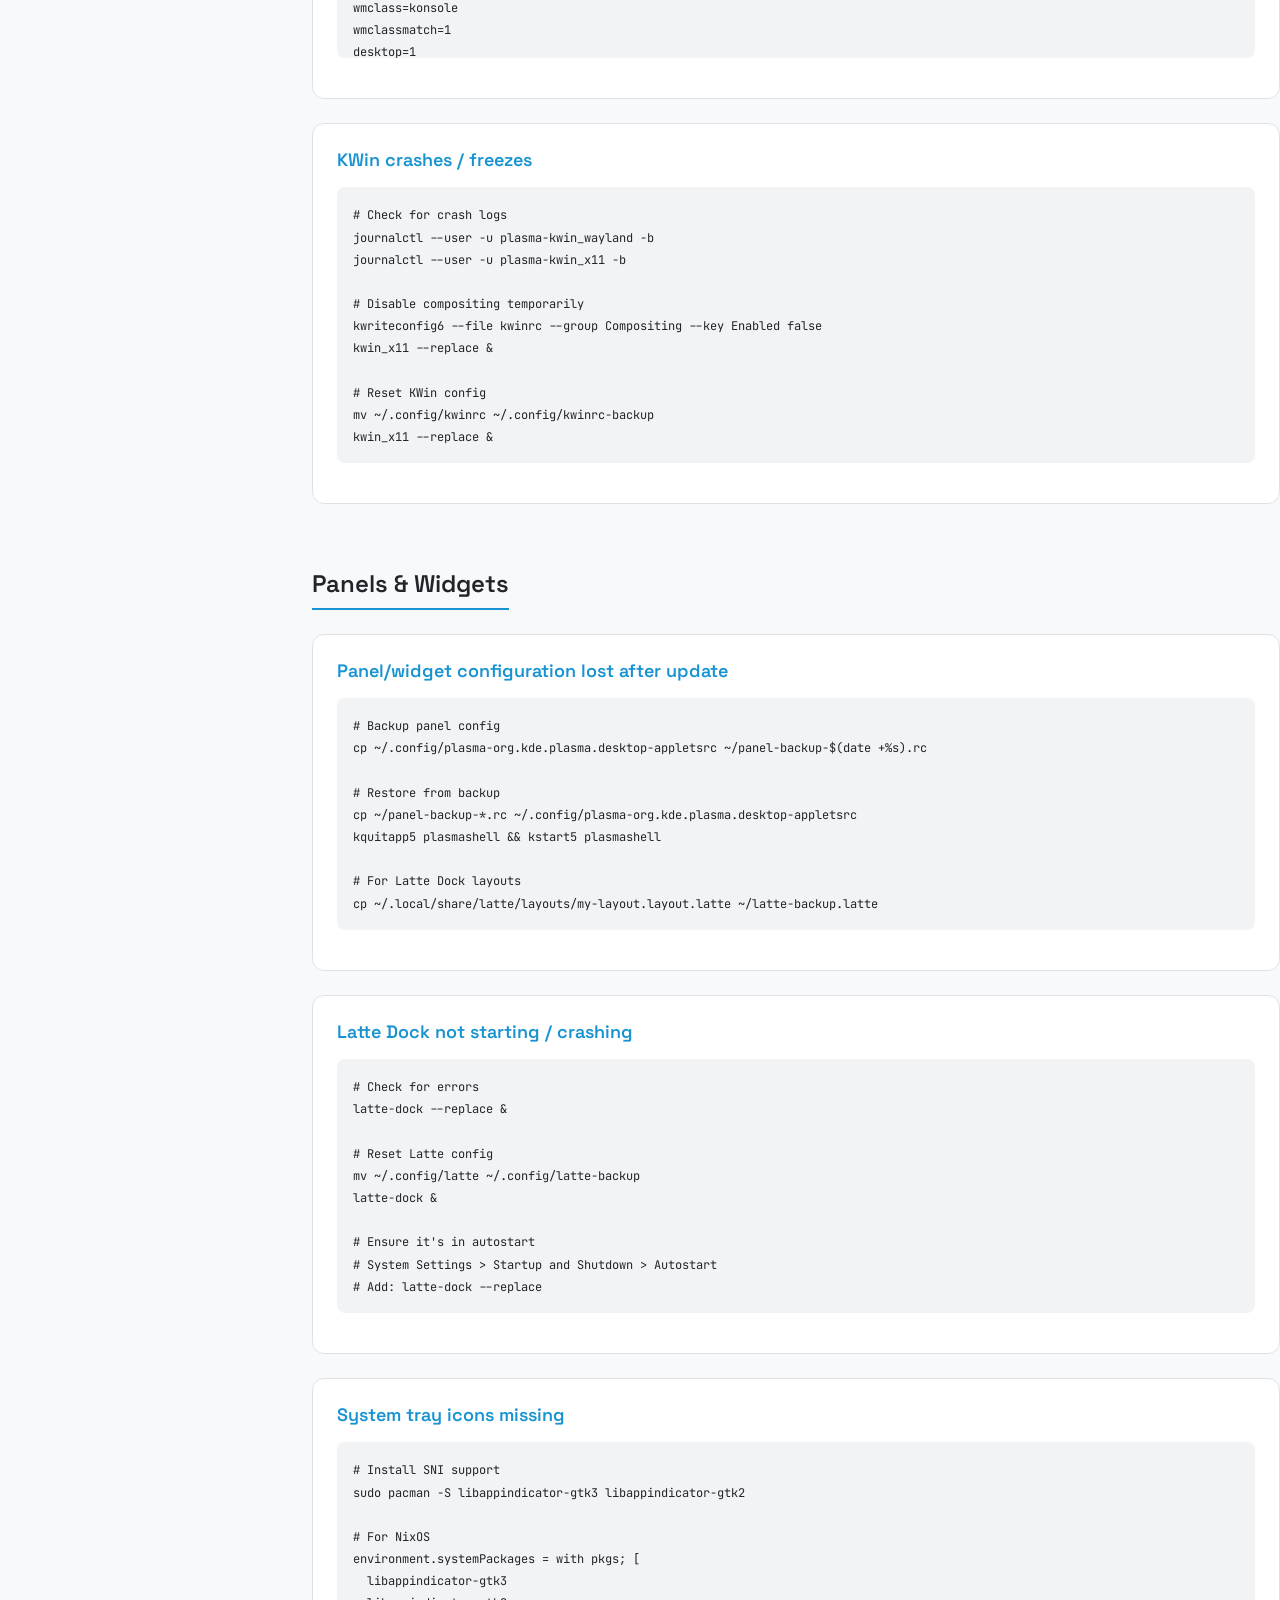
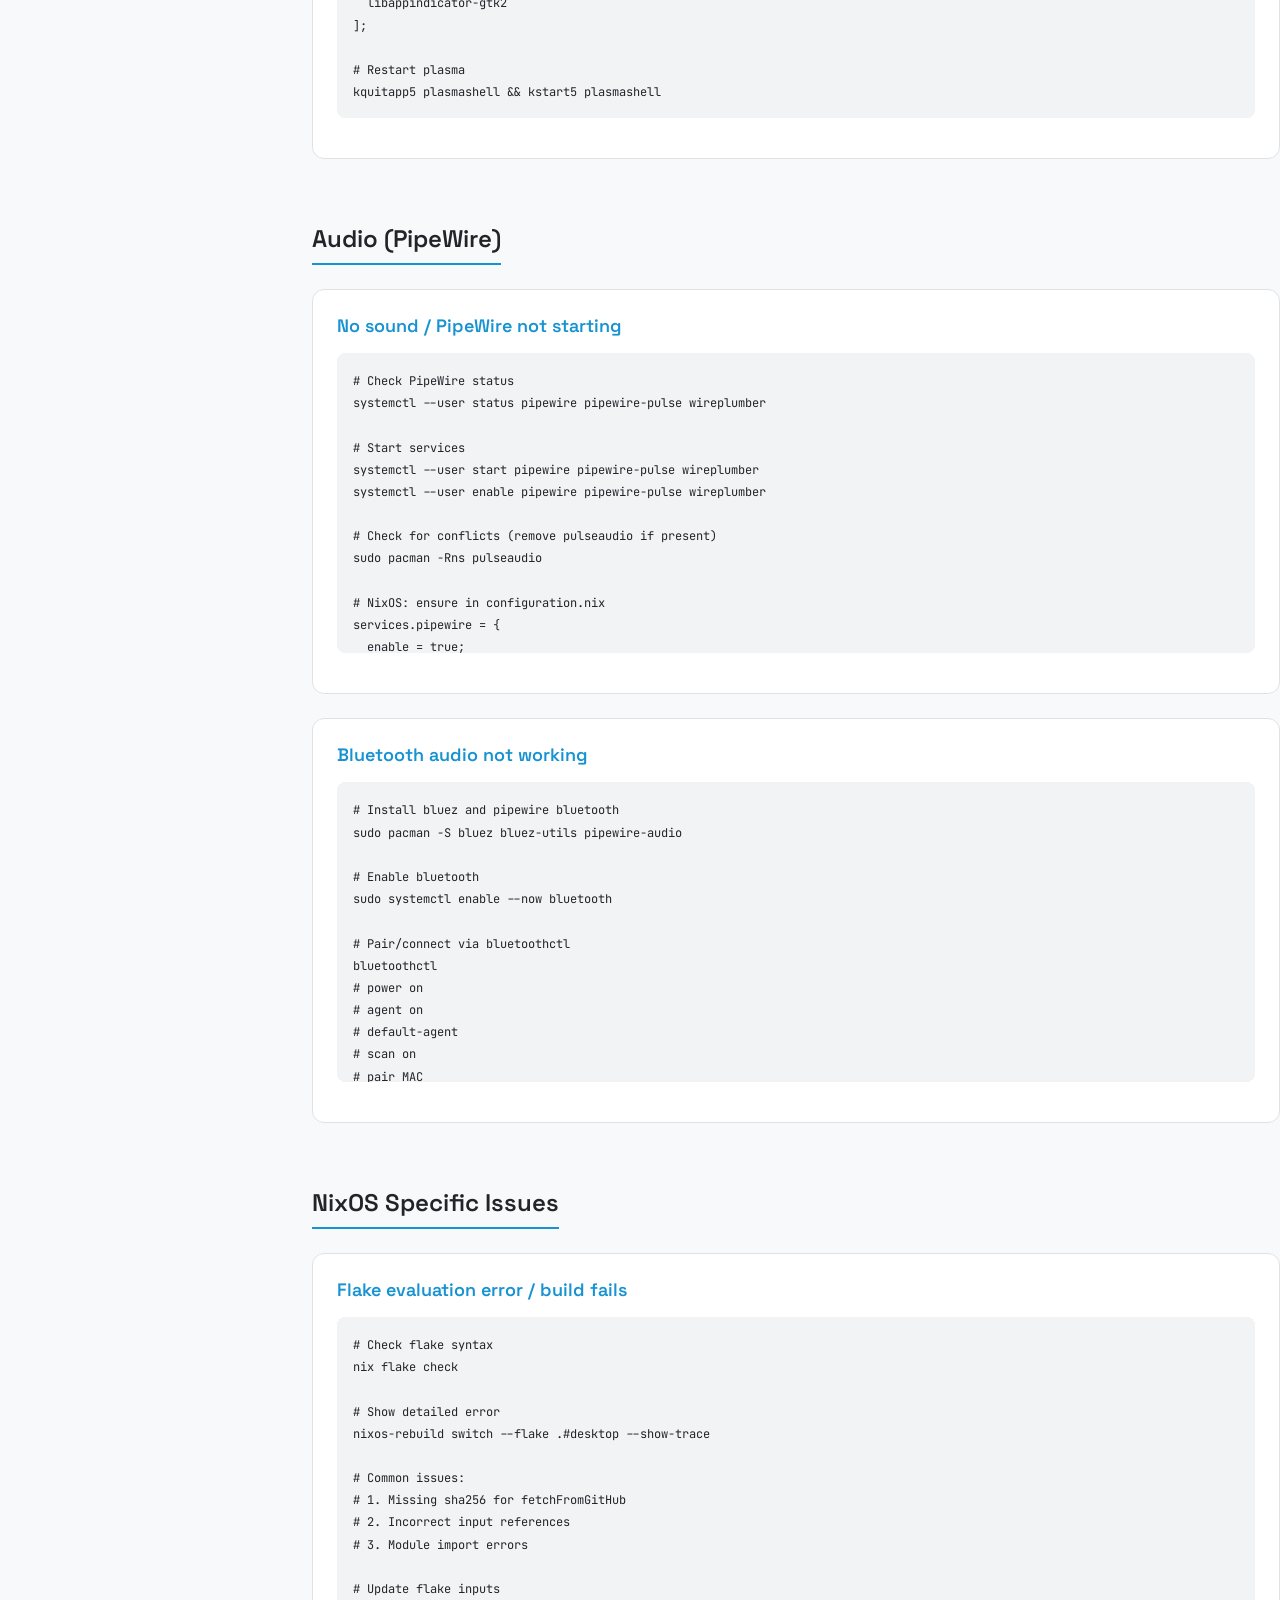
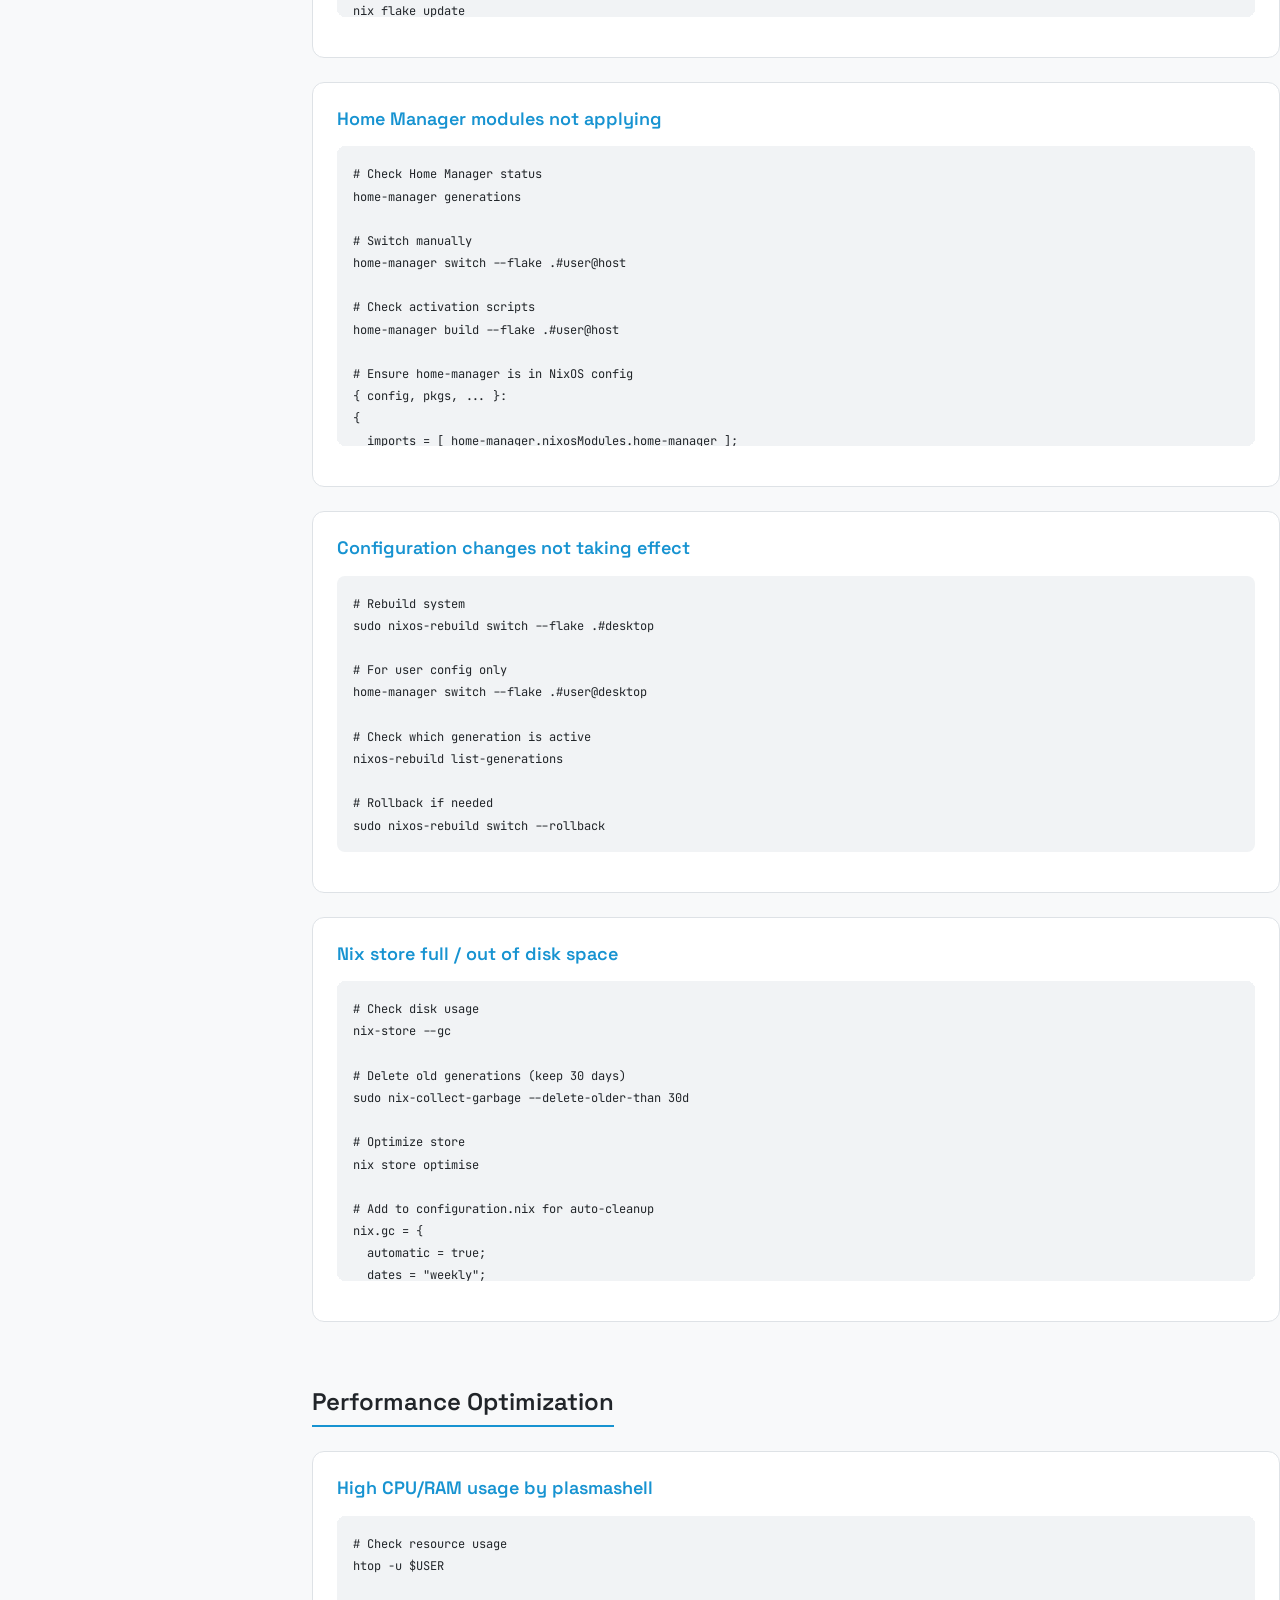
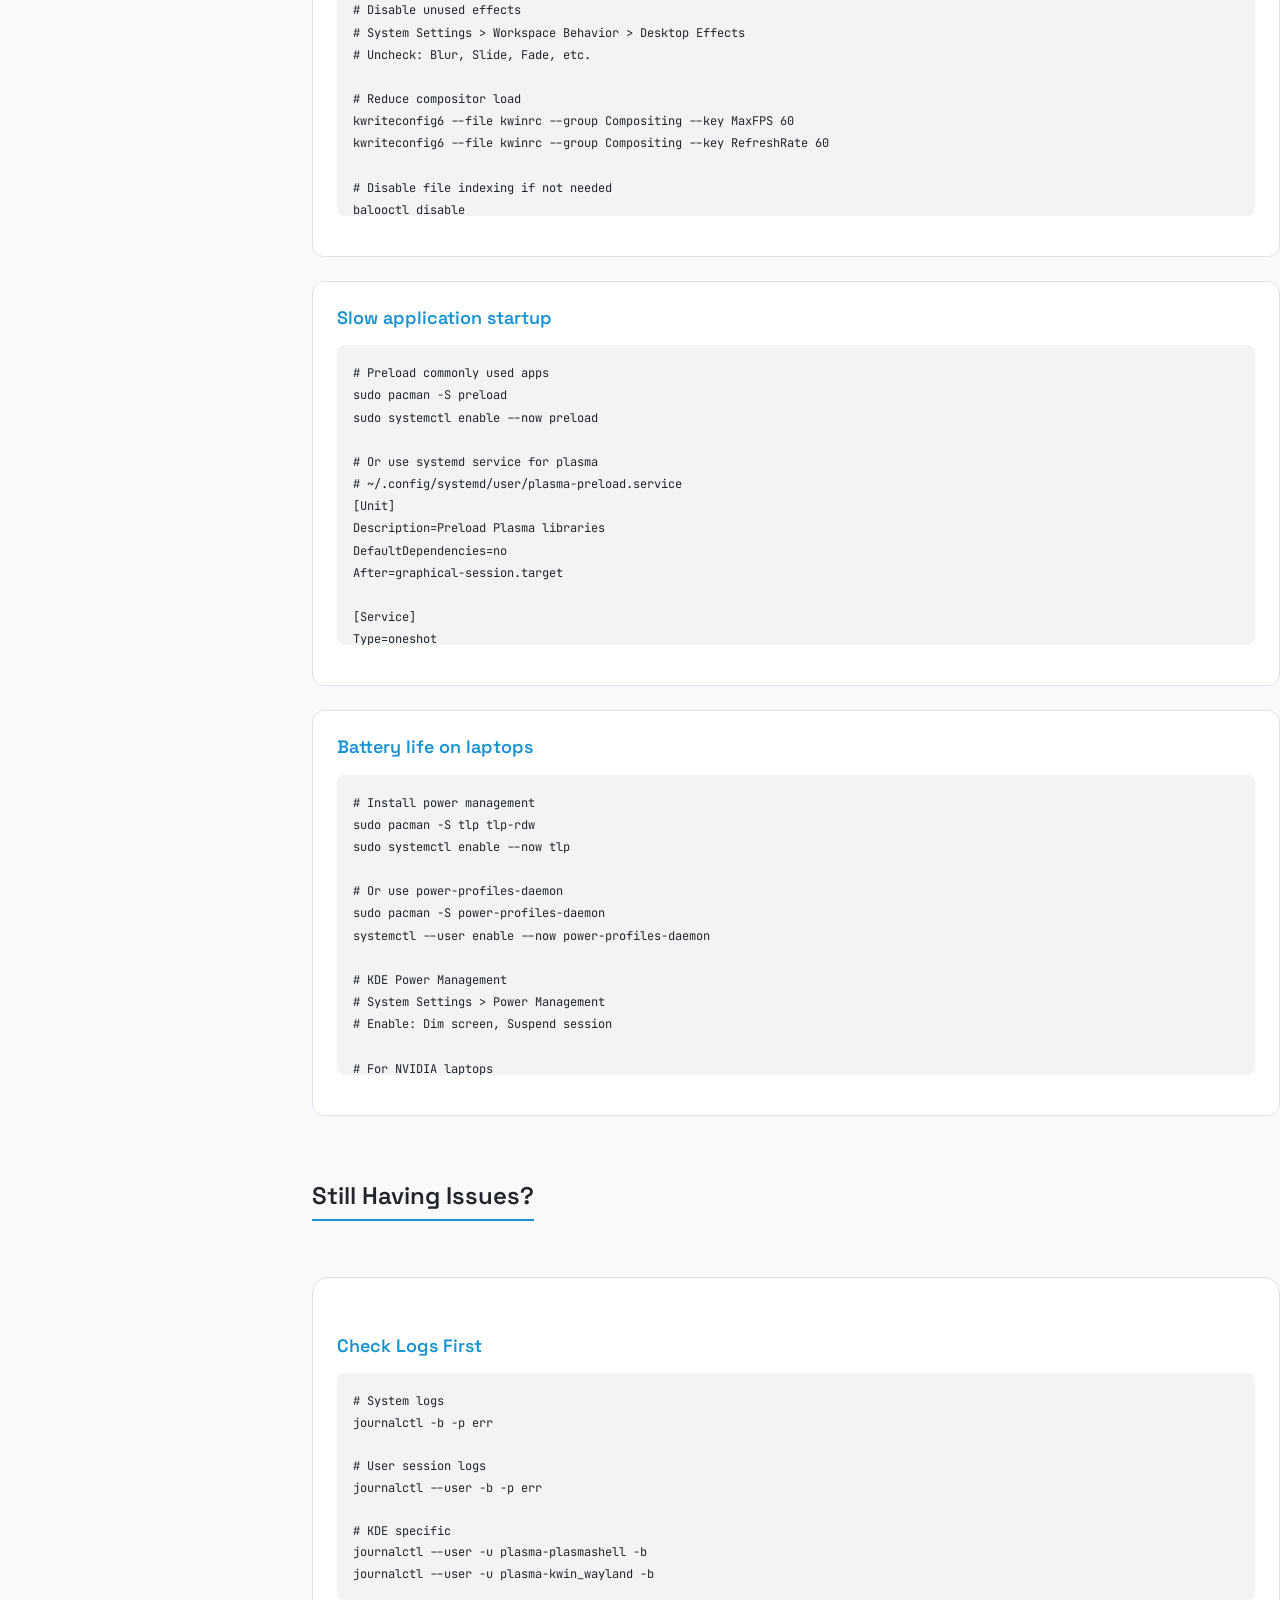
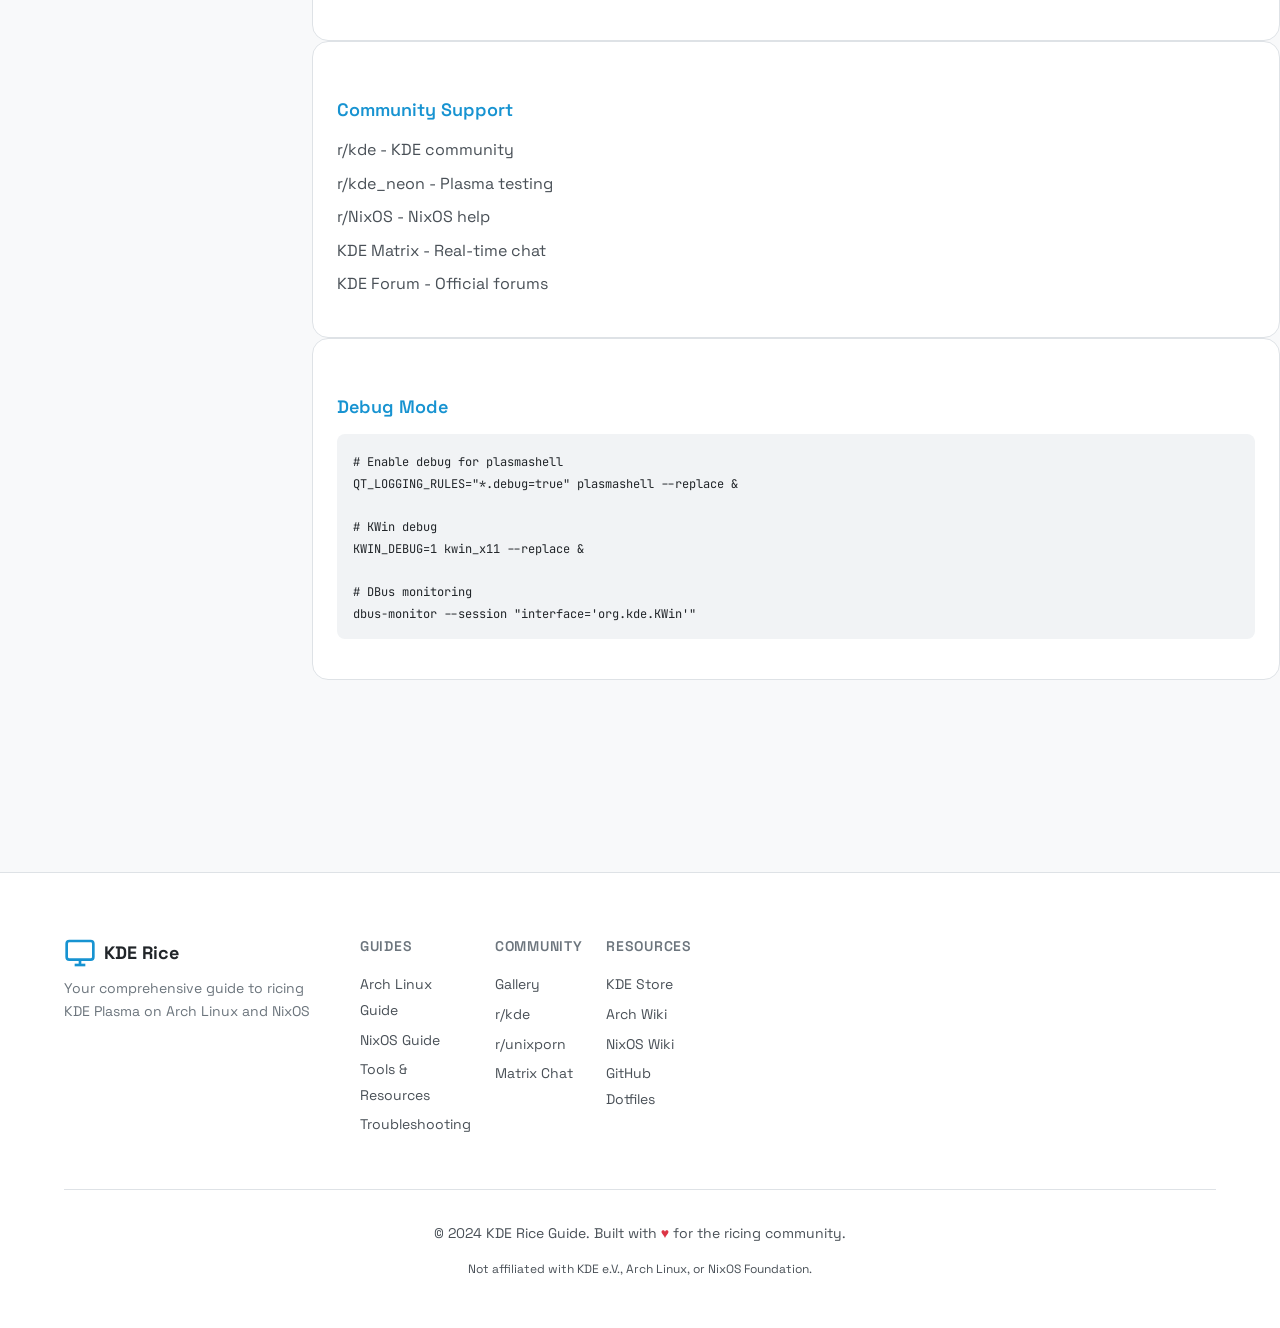
<file: html/troubleshooting.html>
<!DOCTYPE html>
<html lang="en">
<head>
    <meta charset="UTF-8">
    <meta name="viewport" content="width=device-width, initial-scale=1.0">
    <meta name="description" content="Troubleshooting common KDE Plasma ricing issues on Arch Linux and NixOS">
    <title>Troubleshooting - KDE Plasma Ricing Guide</title>
    <link rel="stylesheet" href="../css/main.css">
    <link rel="stylesheet" href="../css/components.css">
    <link rel="stylesheet" href="../css/theme.css">
    <link rel="stylesheet" href="../css/troubleshooting.css">
    <link rel="preconnect" href="https://fonts.googleapis.com">
    <link rel="preconnect" href="https://fonts.gstatic.com" crossorigin>
    <link href="https://fonts.googleapis.com/css2?family=JetBrains+Mono:wght@400;500;600;700&family=Space+Grotesk:wght@400;500;600;700&display=swap" rel="stylesheet">
</head>
<body>
    <div class="theme-toggle" id="themeToggle" aria-label="Toggle dark/light theme">
        <svg class="sun-icon" viewBox="0 0 24 24" fill="none" stroke="currentColor" stroke-width="2">
            <circle cx="12" cy="12" r="5"></circle>
            <line x1="12" y1="1" x2="12" y2="3"></line>
            <line x1="12" y1="21" x2="12" y2="23"></line>
            <line x1="4.22" y1="4.22" x2="5.64" y2="5.64"></line>
            <line x1="18.36" y1="18.36" x2="19.78" y2="19.78"></line>
            <line x1="1" y1="12" x2="3" y2="12"></line>
            <line x1="21" y1="12" x2="23" y2="12"></line>
            <line x1="4.22" y1="19.78" x2="5.64" y2="18.36"></line>
            <line x1="18.36" y1="5.64" x2="19.78" y2="4.22"></line>
        </svg>
        <svg class="moon-icon" viewBox="0 0 24 24" fill="none" stroke="currentColor" stroke-width="2">
            <path d="M21 12.79A9 9 0 1 1 11.21 3 7 7 0 0 0 21 12.79z"></path>
        </svg>
    </div>

    <header class="site-header">
        <nav class="main-nav">
            <a href="../index.html" class="logo">
                <svg class="logo-icon" viewBox="0 0 24 24" fill="none" stroke="currentColor" stroke-width="2">
                    <rect x="2" y="3" width="20" height="14" rx="2" ry="2"></rect>
                    <line x1="8" y1="21" x2="16" y2="21"></line>
                    <line x1="12" y1="17" x2="12" y2="21"></line>
                </svg>
                <span class="logo-text">KDE Rice</span>
            </a>
            <button class="nav-toggle" id="navToggle" aria-label="Toggle navigation">
                <span class="hamburger"></span>
            </button>
            <ul class="nav-links" id="navLinks">
                <li><a href="../index.html">Home</a></li>
                <li><a href="arch-guide.html">Arch Linux</a></li>
                <li><a href="nixos-guide.html">NixOS</a></li>
                <li><a href="tools.html">Tools & Resources</a></li>
                <li><a href="gallery.html">Gallery</a></li>
                <li><a href="troubleshooting.html" class="active">Troubleshooting</a></li>
            </ul>
        </nav>
    </header>

    <main class="troubleshooting-main">
        <header class="page-header">
            <h1>Troubleshooting</h1>
            <p>Solutions to common KDE Plasma ricing issues on Arch Linux and NixOS</p>
        </header>

        <nav class="trouble-sidebar" id="troubleSidebar">
            <div class="sidebar-header">
                <h3>Categories</h3>
                <button class="sidebar-toggle" id="sidebarToggle" aria-label="Toggle sidebar">
                    <svg viewBox="0 0 24 24" fill="none" stroke="currentColor" stroke-width="2">
                        <polyline points="15 18 9 12 15 6"></polyline>
                    </svg>
                </button>
            </div>
            <ul class="sidebar-nav">
                <li><a href="#installation" class="sidebar-link">Installation Issues</a></li>
                <li><a href="#graphics" class="sidebar-link">Graphics & Wayland</a></li>
                <li><a href="#theming" class="sidebar-link">Theming Problems</a></li>
                <li><a href="#kwin" class="sidebar-link">KWin & Window Management</a></li>
                <li><a href="#panels" class="sidebar-link">Panels & Widgets</a></li>
                <li><a href="#audio" class="sidebar-link">Audio (PipeWire)</a></li>
                <li><a href="#nixos" class="sidebar-link">NixOS Specific</a></li>
                <li><a href="#performance" class="sidebar-link">Performance</a></li>
            </ul>
        </nav>

        <div class="trouble-content">
            <section id="installation" class="trouble-section">
                <h2>Installation Issues</h2>

                <div class="trouble-item">
                    <h3>SDDM doesn't start / black screen on boot</h3>
                    <div class="trouble-solution">
                        <h4>Arch Linux</h4>
                        <pre><code class="language-bash"># Check SDDM status
systemctl status sddm

# Check logs
journalctl -u sddm -b

# Common fix: ensure video group
sudo usermod -aG video $USER

# Reinstall if needed
sudo pacman -S sddm
sudo systemctl enable sddm</code></pre>
                        <h4>NixOS</h4>
                        <pre><code class="language-nix"># In configuration.nix
services.xserver.displayManager.sddm.enable = true;
services.xserver.enable = true;

# For NVIDIA
services.xserver.videoDrivers = [ "nvidia" ];
hardware.nvidia.modesetting.enable = true;</code></pre>
                    </div>
                </div>

                <div class="trouble-item">
                    <h3>Plasma doesn't start / crashes on login</h3>
                    <div class="trouble-solution">
                        <pre><code class="language-bash"># Check plasmashell
plasmashell --replace &

# Check for missing dependencies
plasmashell --version

# Reset Plasma config (backup first!)
mv ~/.config/plasma* ~/.config/plasma-backup-$(date +%s)
mv ~/.config/kdeglobals ~/.config/kdeglobals-backup
mv ~/.config/kwinrc ~/.config/kwinrc-backup

# Restart session</code></pre>
                    </div>
                </div>

                <div class="trouble-item">
                    <h3>"Could not start D-Bus" error</h3>
                    <div class="trouble-solution">
                        <pre><code class="language-bash"># Ensure dbus is running
systemctl --user status dbus

# Start if needed
systemctl --user start dbus

# For NixOS, ensure in configuration.nix
services.dbus.enable = true;</code></pre>
                    </div>
                </div>
            </section>

            <section id="graphics" class="trouble-section">
                <h2>Graphics & Wayland Issues</h2>

                <div class="trouble-item">
                    <h3>Wayland session not showing in SDDM</h3>
                    <div class="trouble-solution">
                        <pre><code class="language-bash"># Arch: Install plasma-wayland-session
sudo pacman -S plasma-wayland-session

# NixOS: Enable in configuration.nix
services.xserver.desktopManager.plasma6.wayland = true;

# Check available sessions
ls /usr/share/wayland-sessions/</code></pre>
                    </div>
                </div>

                <div class="trouble-item">
                    <h3>NVIDIA on Wayland: flickering, no VRR, poor performance</h3>
                    <div class="trouble-solution">
                        <pre><code class="language-bash"># Arch: Add kernel parameters
# /etc/default/grub or /boot/loader/entries/arch.conf
nvidia_drm.modeset=1 nvidia_drm.fbdev=1

# NixOS:
hardware.nvidia.modesetting.enable = true;
hardware.nvidia.settings = {
  AllowGSYNC = true;
  AllowGSyncCompatible = true;
};

# Environment variables for Wayland
# ~/.config/environment.d/envvars.conf
GBM_BACKEND=nvidia-drm
__GLX_VENDOR_LIBRARY_NAME=nvidia
WLR_NO_HARDWARE_CURSORS=1</code></pre>
                    </div>
                </div>

                <div class="trouble-item">
                    <h3>Screen tearing on X11</h3>
                    <div class="trouble-solution">
                        <pre><code class="language-bash"># Force compositing vsync
# System Settings > Display > Compositor
# Rendering backend: OpenGL 3.1
# VSync: Automatic or Re-use screen content

# NVIDIA: Force composition pipeline
nvidia-settings --assign CurrentMetaMode="nvidia-auto-select +0+0 { ForceFullCompositionPipeline=On }"

# Or use environment variable
export KWIN_TRIPLE_BUFFER=1</code></pre>
                    </div>
                </div>

                <div class="trouble-item">
                    <h3>Multiple monitors: wrong scaling, arrangement</h3>
                    <div class="trouble-solution">
                        <pre><code class="language-bash"># KScreen CLI for scripting
kscreen-doctor output.1.scale.2 output.2.scale.1.5

# Or use KScree GUI: System Settings > Display

# For Wayland fractional scaling
# ~/.config/kdeglobals
[ScreenScaleFactors]
eDP-1=1.5
HDMI-1=1

# NixOS: configure in home-manager
services.xserver.desktopManager.plasma6.wayland = true;
# Add to plasma config via home-manager</code></pre>
                    </div>
                </div>
            </section>

            <section id="theming" class="trouble-section">
                <h2>Theming Problems</h2>

                <div class="trouble-item">
                    <h3>GTK apps don't follow KDE theme</h3>
                    <div class="trouble-solution">
                        <pre><code class="language-bash"># Install kde-gtk-config
sudo pacman -S kde-gtk-config

# Run configuration
kde-gtk-config

# Or manually set:
# ~/.config/gtk-3.0/settings.ini
[Settings]
gtk-theme-name=Breeze
gtk-icon-theme-name=breeze
gtk-font-name=Noto Sans 10
gtk-cursor-theme-name=breeze_cursors

# ~/.config/gtk-4.0/settings.ini (same content)

# Environment variables
export GTK_THEME=Breeze
export GTK2_RC_FILES=/usr/share/themes/Breeze/gtk-2.0/gtkrc</code></pre>
                    </div>
                </div>

                <div class="trouble-item">
                    <h3>Kvantum theme not applying to Qt apps</h3>
                    <div class="trouble-solution">
                        <pre><code class="language-bash"># Ensure kvantum is installed
sudo pacman -S kvantum-qt5 kvantum-qt6

# Set environment variables
# ~/.config/environment.d/envvars.conf
QT_STYLE_OVERRIDE=kvantum
QT_QPA_PLATFORMTHEME=kde

# Apply theme
kvantummanager --set Nordic

# For specific apps, create ~/.config/Kvantum/kvantum.kvconfig
[General]
theme=Nordic</code></pre>
                    </div>
                </div>

                <div class="trouble-item">
                    <h3>Color scheme not applying to all apps</h3>
                    <div class="trouble-solution">
                        <pre><code class="language-bash"># Apply globally via CLI
plasma-apply-colorscheme "Nordic"

# Force reload for running apps
# For Qt apps - restart them
# For GTK apps - restart or:
gsettings set org.gnome.desktop.interface gtk-theme "Breeze"
gsettings set org.gnome.desktop.interface color-scheme "prefer-dark"

# Check kdeglobals
grep -A5 "\[Colors\]" ~/.config/kdeglobals</code></pre>
                    </div>
                </div>

                <div class="trouble-item">
                    <h3>Custom theme not showing in System Settings</h3>
                    <div class="trouble-solution">
                        <pre><code class="language-bash"># Themes go in:
~/.local/share/plasma/look-and-feel/     # Global themes
~/.local/share/color-schemes/            # Color schemes
~/.local/share/plasma/desktoptheme/      # Plasma themes
~/.local/share/aurorae/themes/           # Window decorations
~/.local/share/kwin/scripts/             # KWin scripts

# Reload plasma
kquitapp5 plasmashell && kstart5 plasmashell

# Or for Plasma 6
kquitapp6 plasmashell && kstart6 plasmashell</code></pre>
                    </div>
                </div>
            </section>

            <section id="kwin" class="trouble-section">
                <h2>KWin & Window Management</h2>

                <div class="trouble-item">
                    <h3>KWin scripts not loading (Krohnkite, Bismuth, etc.)</h3>
                    <div class="trouble-solution">
                        <pre><code class="language-bash"># Install scripts
yay -S krohnkite-git bismuth-git

# Enable in System Settings > Window Management > KWin Scripts
# Or via CLI:
kwriteconfig6 --file kwinrc --group Plugins --key krohnkiteEnabled true
kwriteconfig6 --file kwinrc --group Plugins --key bismuthEnabled true

# Restart KWin
kwin_x11 --replace &    # X11
kwin_wayland --replace & # Wayland</code></pre>
                    </div>
                </div>

                <div class="trouble-item">
                    <h3>Tiling not working / windows not tiling</h3>
                    <div class="trouble-solution">
                        <pre><code class="language-bash"># Check script is enabled
kreadconfig6 --file kwinrc --group Plugins --key krohnkiteEnabled

# Check Krohnkite config
cat ~/.config/krohnkiterc

# Common issue: "Tile new windows" not enabled
kwriteconfig6 --file krohnkiterc --group General --key tileNewWindows true

# Restart KWin after config changes
kwin_x11 --replace &</code></pre>
                    </div>
                </div>

                <div class="trouble-item">
                    <h3>Window rules not applying</h3>
                    <div class="trouble-solution">
                        <pre><code class="language-bash"># Check rules file
cat ~/.config/kwinrulesrc

# Rule format - use exact window class
# Get class with: xprop WM_CLASS
# Click window, note second string

# Example rule for Konsole on desktop 2
[Rule-1]
Description=Konsole Desktop 2
wmclass=konsole
wmclassmatch=1
desktop=1
desktoprule=2

# Reload rules
qdbus org.kde.KWin /KWin reconfigure</code></pre>
                    </div>
                </div>

                <div class="trouble-item">
                    <h3>KWin crashes / freezes</h3>
                    <div class="trouble-solution">
                        <pre><code class="language-bash"># Check for crash logs
journalctl --user -u plasma-kwin_wayland -b
journalctl --user -u plasma-kwin_x11 -b

# Disable compositing temporarily
kwriteconfig6 --file kwinrc --group Compositing --key Enabled false
kwin_x11 --replace &

# Reset KWin config
mv ~/.config/kwinrc ~/.config/kwinrc-backup
kwin_x11 --replace &</code></pre>
                    </div>
                </div>
            </section>

            <section id="panels" class="trouble-section">
                <h2>Panels & Widgets</h2>

                <div class="trouble-item">
                    <h3>Panel/widget configuration lost after update</h3>
                    <div class="trouble-solution">
                        <pre><code class="language-bash"># Backup panel config
cp ~/.config/plasma-org.kde.plasma.desktop-appletsrc ~/panel-backup-$(date +%s).rc

# Restore from backup
cp ~/panel-backup-*.rc ~/.config/plasma-org.kde.plasma.desktop-appletsrc
kquitapp5 plasmashell && kstart5 plasmashell

# For Latte Dock layouts
cp ~/.local/share/latte/layouts/my-layout.layout.latte ~/latte-backup.latte</code></pre>
                    </div>
                </div>

                <div class="trouble-item">
                    <h3>Latte Dock not starting / crashing</h3>
                    <div class="trouble-solution">
                        <pre><code class="language-bash"># Check for errors
latte-dock --replace &

# Reset Latte config
mv ~/.config/latte ~/.config/latte-backup
latte-dock &

# Ensure it's in autostart
# System Settings > Startup and Shutdown > Autostart
# Add: latte-dock --replace</code></pre>
                    </div>
                </div>

                <div class="trouble-item">
                    <h3>System tray icons missing</h3>
                    <div class="trouble-solution">
                        <pre><code class="language-bash"># Install SNI support
sudo pacman -S libappindicator-gtk3 libappindicator-gtk2

# For NixOS
environment.systemPackages = with pkgs; [
  libappindicator-gtk3
  libappindicator-gtk2
];

# Restart plasma
kquitapp5 plasmashell && kstart5 plasmashell</code></pre>
                    </div>
                </div>
            </section>

            <section id="audio" class="trouble-section">
                <h2>Audio (PipeWire)</h2>

                <div class="trouble-item">
                    <h3>No sound / PipeWire not starting</h3>
                    <div class="trouble-solution">
                        <pre><code class="language-bash"># Check PipeWire status
systemctl --user status pipewire pipewire-pulse wireplumber

# Start services
systemctl --user start pipewire pipewire-pulse wireplumber
systemctl --user enable pipewire pipewire-pulse wireplumber

# Check for conflicts (remove pulseaudio if present)
sudo pacman -Rns pulseaudio

# NixOS: ensure in configuration.nix
services.pipewire = {
  enable = true;
  alsa.enable = true;
  pulse.enable = true;
};</code></pre>
                    </div>
                </div>

                <div class="trouble-item">
                    <h3>Bluetooth audio not working</h3>
                    <div class="trouble-solution">
                        <pre><code class="language-bash"># Install bluez and pipewire bluetooth
sudo pacman -S bluez bluez-utils pipewire-audio

# Enable bluetooth
sudo systemctl enable --now bluetooth

# Pair/connect via bluetoothctl
bluetoothctl
# power on
# agent on
# default-agent
# scan on
# pair MAC
# connect MAC
# trust MAC</code></pre>
                    </div>
                </div>
            </section>

            <section id="nixos" class="trouble-section">
                <h2>NixOS Specific Issues</h2>

                <div class="trouble-item">
                    <h3>Flake evaluation error / build fails</h3>
                    <div class="trouble-solution">
                        <pre><code class="language-bash"># Check flake syntax
nix flake check

# Show detailed error
nixos-rebuild switch --flake .#desktop --show-trace

# Common issues:
# 1. Missing sha256 for fetchFromGitHub
# 2. Incorrect input references
# 3. Module import errors

# Update flake inputs
nix flake update</code></pre>
                    </div>
                </div>

                <div class="trouble-item">
                    <h3>Home Manager modules not applying</h3>
                    <div class="trouble-solution">
                        <pre><code class="language-bash"># Check Home Manager status
home-manager generations

# Switch manually
home-manager switch --flake .#user@host

# Check activation scripts
home-manager build --flake .#user@host

# Ensure home-manager is in NixOS config
{ config, pkgs, ... }:
{
  imports = [ home-manager.nixosModules.home-manager ];
  home-manager.useGlobalPkgs = true;
  home-manager.useUserPackages = true;
  home-manager.users.youruser = { ... };
}</code></pre>
                    </div>
                </div>

                <div class="trouble-item">
                    <h3>Configuration changes not taking effect</h3>
                    <div class="trouble-solution">
                        <pre><code class="language-bash"># Rebuild system
sudo nixos-rebuild switch --flake .#desktop

# For user config only
home-manager switch --flake .#user@desktop

# Check which generation is active
nixos-rebuild list-generations

# Rollback if needed
sudo nixos-rebuild switch --rollback</code></pre>
                    </div>
                </div>

                <div class="trouble-item">
                    <h3>Nix store full / out of disk space</h3>
                    <div class="trouble-solution">
                        <pre><code class="language-bash"># Check disk usage
nix-store --gc

# Delete old generations (keep 30 days)
sudo nix-collect-garbage --delete-older-than 30d

# Optimize store
nix store optimise

# Add to configuration.nix for auto-cleanup
nix.gc = {
  automatic = true;
  dates = "weekly";
  options = "--delete-older-than 30d";
};</code></pre>
                    </div>
                </div>
            </section>

            <section id="performance" class="trouble-section">
                <h2>Performance Optimization</h2>

                <div class="trouble-item">
                    <h3>High CPU/RAM usage by plasmashell</h3>
                    <div class="trouble-solution">
                        <pre><code class="language-bash"># Check resource usage
htop -u $USER

# Disable unused effects
# System Settings > Workspace Behavior > Desktop Effects
# Uncheck: Blur, Slide, Fade, etc.

# Reduce compositor load
kwriteconfig6 --file kwinrc --group Compositing --key MaxFPS 60
kwriteconfig6 --file kwinrc --group Compositing --key RefreshRate 60

# Disable file indexing if not needed
balooctl disable
balooctl purge</code></pre>
                    </div>
                </div>

                <div class="trouble-item">
                    <h3>Slow application startup</h3>
                    <div class="trouble-solution">
                        <pre><code class="language-bash"># Preload commonly used apps
sudo pacman -S preload
sudo systemctl enable --now preload

# Or use systemd service for plasma
# ~/.config/systemd/user/plasma-preload.service
[Unit]
Description=Preload Plasma libraries
DefaultDependencies=no
After=graphical-session.target

[Service]
Type=oneshot
ExecStart=/usr/bin/preload-plasma

[Install]
WantedBy=graphical-session.target</code></pre>
                    </div>
                </div>

                <div class="trouble-item">
                    <h3>Battery life on laptops</h3>
                    <div class="trouble-solution">
                        <pre><code class="language-bash"># Install power management
sudo pacman -S tlp tlp-rdw
sudo systemctl enable --now tlp

# Or use power-profiles-daemon
sudo pacman -S power-profiles-daemon
systemctl --user enable --now power-profiles-daemon

# KDE Power Management
# System Settings > Power Management
# Enable: Dim screen, Suspend session

# For NVIDIA laptops
# Use optimus-manager or envycontrol for GPU switching
yay -S optimus-manager
# or
yay -S envycontrol</code></pre>
                    </div>
                </div>
            </section>

            <section class="trouble-section">
                <h2>Still Having Issues?</h2>
                <div class="help-resources">
                    <div class="help-card">
                        <h3>Check Logs First</h3>
                        <pre><code class="language-bash"># System logs
journalctl -b -p err

# User session logs
journalctl --user -b -p err

# KDE specific
journalctl --user -u plasma-plasmashell -b
journalctl --user -u plasma-kwin_wayland -b</code></pre>
                    </div>
                    <div class="help-card">
                        <h3>Community Support</h3>
                        <ul>
                            <li><a href="https://reddit.com/r/kde" target="_blank">r/kde</a> - KDE community</li>
                            <li><a href="https://reddit.com/r/kde_neon" target="_blank">r/kde_neon</a> - Plasma testing</li>
                            <li><a href="https://reddit.com/r/NixOS" target="_blank">r/NixOS</a> - NixOS help</li>
                            <li><a href="https://matrix.to/#/#kde:matrix.org" target="_blank">KDE Matrix</a> - Real-time chat</li>
                            <li><a href="https://forum.kde.org/" target="_blank">KDE Forum</a> - Official forums</li>
                        </ul>
                    </div>
                    <div class="help-card">
                        <h3>Debug Mode</h3>
                        <pre><code class="language-bash"># Enable debug for plasmashell
QT_LOGGING_RULES="*.debug=true" plasmashell --replace &

# KWin debug
KWIN_DEBUG=1 kwin_x11 --replace &

# DBus monitoring
dbus-monitor --session "interface='org.kde.KWin'"</code></pre>
                    </div>
                </div>
            </section>
        </div>
    </main>

    <footer class="site-footer">
        <div class="container">
            <div class="footer-content">
                <div class="footer-brand">
                    <a href="../index.html" class="logo">
                        <svg class="logo-icon" viewBox="0 0 24 24" fill="none" stroke="currentColor" stroke-width="2">
                            <rect x="2" y="3" width="20" height="14" rx="2" ry="2"></rect>
                            <line x1="8" y1="21" x2="16" y2="21"></line>
                            <line x1="12" y1="17" x2="12" y2="21"></line>
                        </svg>
                        <span class="logo-text">KDE Rice</span>
                    </a>
                    <p>Your comprehensive guide to ricing KDE Plasma on Arch Linux and NixOS</p>
                </div>
                <nav class="footer-nav">
                    <div class="footer-section">
                        <h4>Guides</h4>
                        <ul>
                            <li><a href="arch-guide.html">Arch Linux Guide</a></li>
                            <li><a href="nixos-guide.html">NixOS Guide</a></li>
                            <li><a href="tools.html">Tools & Resources</a></li>
                            <li><a href="troubleshooting.html">Troubleshooting</a></li>
                        </ul>
                    </div>
                    <div class="footer-section">
                        <h4>Community</h4>
                        <ul>
                            <li><a href="gallery.html">Gallery</a></li>
                            <li><a href="https://reddit.com/r/kde" target="_blank">r/kde</a></li>
                            <li><a href="https://reddit.com/r/unixporn" target="_blank">r/unixporn</a></li>
                            <li><a href="https://matrix.to/#/#kde:matrix.org" target="_blank">Matrix Chat</a></li>
                        </ul>
                    </div>
                    <div class="footer-section">
                        <h4>Resources</h4>
                        <ul>
                            <li><a href="https://store.kde.org/" target="_blank">KDE Store</a></li>
                            <li><a href="https://wiki.archlinux.org/" target="_blank">Arch Wiki</a></li>
                            <li><a href="https://nixos.wiki/" target="_blank">NixOS Wiki</a></li>
                            <li><a href="https://github.com/" target="_blank">GitHub Dotfiles</a></li>
                        </ul>
                    </div>
                </nav>
            </div>
            <div class="footer-bottom">
                <p>&copy; 2024 KDE Rice Guide. Built with <span class="heart">♥</span> for the ricing community.</p>
                <p class="footer-note">Not affiliated with KDE e.V., Arch Linux, or NixOS Foundation.</p>
            </div>
        </div>
    </footer>

    <script src="../js/main.js"></script>
    <script src="../js/theme.js"></script>
    <script src="../js/navigation.js"></script>
    <script src="../js/troubleshooting.js"></script>
</body>
</html>
</file>
<file: css/main.css>
/* ========================================
   KDE Plasma Ricing Guide - Main Styles
   ======================================== */

/* CSS Custom Properties (Design Tokens) */
:root {
  /* Colors - Light Theme (Default) */
  --color-bg: #f8f9fa;
  --color-bg-elevated: #ffffff;
  --color-bg-hover: #e9ecef;
  --color-bg-active: #dee2e6;
  --color-text: #212529;
  --color-text-secondary: #495057;
  --color-text-muted: #6c757d;
  --color-border: #dee2e6;
  --color-border-light: #e9ecef;
  --color-primary: #1793d1;
  --color-primary-hover: #0f6b9e;
  --color-primary-light: #e7f3fa;
  --color-secondary: #5277c3;
  --color-secondary-hover: #3d5aa3;
  --color-accent: #f39c12;
  --color-success: #28a745;
  --color-warning: #ffc107;
  --color-error: #dc3545;
  --color-code-bg: #f1f3f5;
  --color-code-text: #e83e8c;

  /* Shadows */
  --shadow-sm: 0 1px 2px rgba(0, 0, 0, 0.05);
  --shadow-md: 0 4px 6px -1px rgba(0, 0, 0, 0.1), 0 2px 4px -1px rgba(0, 0, 0, 0.06);
  --shadow-lg: 0 10px 15px -3px rgba(0, 0, 0, 0.1), 0 4px 6px -2px rgba(0, 0, 0, 0.05);
  --shadow-xl: 0 20px 25px -5px rgba(0, 0, 0, 0.1), 0 10px 10px -5px rgba(0, 0, 0, 0.04);

  /* Spacing */
  --space-xs: 0.25rem;
  --space-sm: 0.5rem;
  --space-md: 1rem;
  --space-lg: 1.5rem;
  --space-xl: 2rem;
  --space-2xl: 3rem;
  --space-3xl: 4rem;

  /* Border Radius */
  --radius-sm: 0.25rem;
  --radius-md: 0.5rem;
  --radius-lg: 0.75rem;
  --radius-xl: 1rem;
  --radius-full: 9999px;

  /* Typography */
  --font-sans: 'Space Grotesk', -apple-system, BlinkMacSystemFont, 'Segoe UI', sans-serif;
  --font-mono: 'JetBrains Mono', 'Fira Code', 'Cascadia Code', monospace;
  --text-xs: 0.75rem;
  --text-sm: 0.875rem;
  --text-base: 1rem;
  --text-lg: 1.125rem;
  --text-xl: 1.25rem;
  --text-2xl: 1.5rem;
  --text-3xl: 1.875rem;
  --text-4xl: 2.25rem;
  --text-5xl: 3rem;

  /* Transitions */
  --transition-fast: 150ms ease;
  --transition-base: 250ms ease;
  --transition-slow: 350ms ease;

  /* Z-index */
  --z-dropdown: 100;
  --z-sticky: 200;
  --z-fixed: 300;
  --z-modal-backdrop: 400;
  --z-modal: 500;
  --z-popover: 600;
  --z-tooltip: 700;
}

/* Dark Theme */
[data-theme="dark"] {
  --color-bg: #1a1b26;
  --color-bg-elevated: #24283b;
  --color-bg-hover: #2e324a;
  --color-bg-active: #3b4261;
  --color-text: #c0caf5;
  --color-text-secondary: #a9b1d6;
  --color-text-muted: #565f89;
  --color-border: #3b4261;
  --color-border-light: #2e324a;
  --color-primary: #7aa2f7;
  --color-primary-hover: #9ab8ff;
  --color-primary-light: #1a2440;
  --color-secondary: #bb9af7;
  --color-secondary-hover: #c8b6ff;
  --color-accent: #e0af68;
  --color-success: #9ece6a;
  --color-warning: #e0af68;
  --color-error: #f7768e;
  --color-code-bg: #1f2335;
  --color-code-text: #f7768e;

  --shadow-sm: 0 1px 2px rgba(0, 0, 0, 0.3);
  --shadow-md: 0 4px 6px -1px rgba(0, 0, 0, 0.4), 0 2px 4px -1px rgba(0, 0, 0, 0.3);
  --shadow-lg: 0 10px 15px -3px rgba(0, 0, 0, 0.4), 0 4px 6px -2px rgba(0, 0, 0, 0.3);
  --shadow-xl: 0 20px 25px -5px rgba(0, 0, 0, 0.4), 0 10px 10px -5px rgba(0, 0, 0, 0.2);
}

/* Reset & Base */
*, *::before, *::after {
  box-sizing: border-box;
  margin: 0;
  padding: 0;
}

html {
  font-size: 16px;
  scroll-behavior: smooth;
  -webkit-text-size-adjust: 100%;
}

body {
  font-family: var(--font-sans);
  font-size: var(--text-base);
  line-height: 1.6;
  color: var(--color-text);
  background-color: var(--color-bg);
  transition: background-color var(--transition-base), color var(--transition-base);
  -webkit-font-smoothing: antialiased;
  -moz-osx-font-smoothing: grayscale;
}

/* Typography */
h1, h2, h3, h4, h5, h6 {
  font-weight: 600;
  line-height: 1.3;
  color: var(--color-text);
}

h1 { font-size: var(--text-4xl); }
h2 { font-size: var(--text-3xl); }
h3 { font-size: var(--text-2xl); }
h4 { font-size: var(--text-xl); }
h5 { font-size: var(--text-lg); }
h6 { font-size: var(--text-base); }

p {
  margin-bottom: var(--space-md);
  color: var(--color-text-secondary);
}

a {
  color: var(--color-primary);
  text-decoration: none;
  transition: color var(--transition-fast);
}

a:hover {
  color: var(--color-primary-hover);
}

code, pre {
  font-family: var(--font-mono);
  font-size: 0.9em;
}

code {
  background-color: var(--color-code-bg);
  color: var(--color-code-text);
  padding: 0.125rem 0.375rem;
  border-radius: var(--radius-sm);
}

pre {
  background-color: var(--color-code-bg);
  color: var(--color-text);
  padding: var(--space-md);
  border-radius: var(--radius-md);
  overflow-x: auto;
  margin-bottom: var(--space-md);
  line-height: 1.5;
}

pre code {
  background: none;
  color: inherit;
  padding: 0;
  font-size: inherit;
}

kbd {
  font-family: var(--font-mono);
  background-color: var(--color-bg-elevated);
  border: 1px solid var(--color-border);
  border-bottom-width: 2px;
  padding: 0.125rem 0.375rem;
  border-radius: var(--radius-sm);
  font-size: 0.85em;
}

img {
  max-width: 100%;
  height: auto;
  display: block;
}

svg {
  display: block;
}

/* Layout */
.container {
  width: 100%;
  max-width: 1200px;
  margin: 0 auto;
  padding: 0 var(--space-lg);
}

.section-title {
  font-size: var(--text-3xl);
  font-weight: 700;
  text-align: center;
  margin-bottom: var(--space-3xl);
  position: relative;
}

.section-title::after {
  content: '';
  display: block;
  width: 60px;
  height: 4px;
  background: linear-gradient(90deg, var(--color-primary), var(--color-secondary));
  margin: var(--space-sm) auto 0;
  border-radius: var(--radius-full);
}

/* Buttons */
.btn {
  display: inline-flex;
  align-items: center;
  justify-content: center;
  gap: var(--space-sm);
  padding: var(--space-sm) var(--space-lg);
  font-family: var(--font-sans);
  font-size: var(--text-sm);
  font-weight: 500;
  line-height: 1.5;
  border: none;
  border-radius: var(--radius-md);
  cursor: pointer;
  transition: all var(--transition-fast);
  text-decoration: none;
  white-space: nowrap;
}

.btn:disabled {
  opacity: 0.5;
  cursor: not-allowed;
}

.btn-primary {
  background-color: var(--color-primary);
  color: white;
}

.btn-primary:hover:not(:disabled) {
  background-color: var(--color-primary-hover);
  transform: translateY(-1px);
  box-shadow: var(--shadow-md);
}

.btn-secondary {
  background-color: var(--color-secondary);
  color: white;
}

.btn-secondary:hover:not(:disabled) {
  background-color: var(--color-secondary-hover);
  transform: translateY(-1px);
  box-shadow: var(--shadow-md);
}

.btn-outline {
  background-color: transparent;
  color: var(--color-primary);
  border: 2px solid var(--color-primary);
}

.btn-outline:hover:not(:disabled) {
  background-color: var(--color-primary-light);
}

.btn-ghost {
  background-color: transparent;
  color: var(--color-text);
}

.btn-ghost:hover:not(:disabled) {
  background-color: var(--color-bg-hover);
}

.btn-sm {
  padding: var(--space-xs) var(--space-md);
  font-size: var(--text-xs);
}

.btn-lg {
  padding: var(--space-md) var(--space-xl);
  font-size: var(--text-base);
}

.btn-icon {
  padding: var(--space-sm);
}

/* Badges */
.badge {
  display: inline-block;
  padding: 0.125rem 0.5rem;
  font-size: var(--text-xs);
  font-weight: 600;
  border-radius: var(--radius-full);
  text-transform: uppercase;
  letter-spacing: 0.05em;
}

.badge-arch {
  background-color: #1793d1;
  color: white;
}

.badge-nixos {
  background-color: #5277c3;
  color: white;
}

.badge-kde {
  background-color: #2d2d2d;
  color: white;
}

/* Theme Toggle */
.theme-toggle {
  position: fixed;
  top: var(--space-lg);
  right: var(--space-lg);
  z-index: var(--z-fixed);
  width: 44px;
  height: 44px;
  border-radius: var(--radius-full);
  background-color: var(--color-bg-elevated);
  border: 1px solid var(--color-border);
  cursor: pointer;
  display: flex;
  align-items: center;
  justify-content: center;
  box-shadow: var(--shadow-md);
  transition: all var(--transition-fast);
}

.theme-toggle:hover {
  background-color: var(--color-bg-hover);
  transform: scale(1.05);
}

.theme-toggle svg {
  width: 20px;
  height: 20px;
  stroke: var(--color-text);
  transition: opacity var(--transition-fast), transform var(--transition-fast);
}

[data-theme="light"] .moon-icon {
  display: none;
}

[data-theme="dark"] .sun-icon {
  display: none;
}

/* Header */
.site-header {
  position: sticky;
  top: 0;
  z-index: var(--z-sticky);
  background-color: rgba(var(--color-bg-elevated), 0.9);
  backdrop-filter: blur(10px);
  border-bottom: 1px solid var(--color-border);
  transition: background-color var(--transition-base), border-color var(--transition-base);
}

.main-nav {
  display: flex;
  align-items: center;
  justify-content: space-between;
  height: 64px;
}

.logo {
  display: flex;
  align-items: center;
  gap: var(--space-sm);
  font-weight: 700;
  font-size: var(--text-lg);
  color: var(--color-text);
  text-decoration: none;
}

.logo:hover {
  color: var(--color-primary);
}

.logo-icon {
  width: 32px;
  height: 32px;
  stroke: var(--color-primary);
}

.nav-links {
  display: flex;
  align-items: center;
  gap: var(--space-xs);
  list-style: none;
}

.nav-links a {
  display: block;
  padding: var(--space-sm) var(--space-md);
  font-weight: 500;
  font-size: var(--text-sm);
  color: var(--color-text-secondary);
  border-radius: var(--radius-md);
  transition: all var(--transition-fast);
}

.nav-links a:hover,
.nav-links a.active {
  color: var(--color-primary);
  background-color: var(--color-primary-light);
}

.nav-toggle {
  display: none;
  width: 44px;
  height: 44px;
  border: none;
  background: none;
  cursor: pointer;
}

.hamburger {
  display: block;
  width: 24px;
  height: 2px;
  background-color: var(--color-text);
  position: relative;
  transition: background-color var(--transition-fast);
}

.hamburger::before,
.hamburger::after {
  content: '';
  position: absolute;
  left: 0;
  width: 100%;
  height: 2px;
  background-color: var(--color-text);
  transition: transform var(--transition-fast);
}

.hamburger::before { top: -7px; }
.hamburger::after { bottom: -7px; }

/* Footer */
.site-footer {
  background-color: var(--color-bg-elevated);
  border-top: 1px solid var(--color-border);
  padding: var(--space-3xl) 0 var(--space-xl);
  margin-top: var(--space-3xl);
}

.footer-content {
  display: grid;
  grid-template-columns: 1fr repeat(3, minmax(150px, 1fr));
  gap: var(--space-xl);
  margin-bottom: var(--space-2xl);
}

.footer-brand p {
  margin-top: var(--space-sm);
  font-size: var(--text-sm);
  color: var(--color-text-muted);
}

.footer-nav {
  display: grid;
  grid-template-columns: repeat(3, 1fr);
  gap: var(--space-lg);
}

.footer-section h4 {
  font-size: var(--text-sm);
  font-weight: 600;
  text-transform: uppercase;
  letter-spacing: 0.05em;
  color: var(--color-text-muted);
  margin-bottom: var(--space-md);
}

.footer-section ul {
  list-style: none;
}

.footer-section li {
  margin-bottom: var(--space-xs);
}

.footer-section a {
  font-size: var(--text-sm);
  color: var(--color-text-secondary);
  transition: color var(--transition-fast);
}

.footer-section a:hover {
  color: var(--color-primary);
}

.footer-bottom {
  padding-top: var(--space-xl);
  border-top: 1px solid var(--color-border);
  text-align: center;
  font-size: var(--text-sm);
  color: var(--color-text-muted);
}

.footer-note {
  margin-top: var(--space-xs);
  font-size: var(--text-xs);
}

.heart {
  color: var(--color-error);
  animation: heartbeat 1.5s ease-in-out infinite;
}

@keyframes heartbeat {
  0%, 100% { transform: scale(1); }
  50% { transform: scale(1.2); }
}

/* Responsive */
@media (max-width: 1024px) {
  .footer-content {
    grid-template-columns: 1fr 1fr;
  }
  .footer-brand {
    grid-column: span 2;
  }
}

@media (max-width: 768px) {
  :root {
    --text-4xl: 2rem;
    --text-3xl: 1.75rem;
    --text-2xl: 1.5rem;
  }

  .nav-links {
    position: fixed;
    top: 64px;
    left: 0;
    right: 0;
    background-color: var(--color-bg-elevated);
    flex-direction: column;
    padding: var(--space-lg);
    border-bottom: 1px solid var(--color-border);
    box-shadow: var(--shadow-lg);
    transform: translateY(-100%);
    opacity: 0;
    visibility: hidden;
    transition: all var(--transition-base);
  }

  .nav-links.open {
    transform: translateY(0);
    opacity: 1;
    visibility: visible;
  }

  .nav-links a {
    width: 100%;
    text-align: center;
    padding: var(--space-md);
  }

  .nav-toggle {
    display: block;
  }

  .nav-toggle.active .hamburger {
    background-color: transparent;
  }

  .nav-toggle.active .hamburger::before {
    transform: rotate(45deg) translate(5px, 5px);
  }

  .nav-toggle.active .hamburger::after {
    transform: rotate(-45deg) translate(5px, -5px);
  }

  .footer-content {
    grid-template-columns: 1fr;
    text-align: center;
  }

  .footer-brand {
    grid-column: auto;
  }

  .footer-nav {
    grid-template-columns: 1fr;
    text-align: center;
  }
}

/* Utility Classes */
.sr-only {
  position: absolute;
  width: 1px;
  height: 1px;
  padding: 0;
  margin: -1px;
  overflow: hidden;
  clip: rect(0, 0, 0, 0);
  white-space: nowrap;
  border: 0;
}

.text-center { text-align: center; }
.text-left { text-align: left; }
.text-right { text-align: right; }

.mt-1 { margin-top: var(--space-xs); }
.mt-2 { margin-top: var(--space-sm); }
.mt-3 { margin-top: var(--space-md); }
.mt-4 { margin-top: var(--space-lg); }
.mt-5 { margin-top: var(--space-xl); }

.mb-1 { margin-bottom: var(--space-xs); }
.mb-2 { margin-bottom: var(--space-sm); }
.mb-3 { margin-bottom: var(--space-md); }
.mb-4 { margin-bottom: var(--space-lg); }
.mb-5 { margin-bottom: var(--space-xl); }

.flex { display: flex; }
.flex-col { flex-direction: column; }
.items-center { align-items: center; }
.justify-center { justify-content: center; }
.justify-between { justify-content: space-between; }
.gap-1 { gap: var(--space-xs); }
.gap-2 { gap: var(--space-sm); }
.gap-3 { gap: var(--space-md); }
.gap-4 { gap: var(--space-lg); }

.hidden { display: none; }
.invisible { visibility: hidden; }
</file>
<file: css/components.css>
/* ========================================
   KDE Plasma Ricing Guide - Component Styles
   ======================================== */

/* Hero Section */
.hero {
  display: grid;
  grid-template-columns: 1fr 1fr;
  gap: var(--space-3xl);
  align-items: center;
  padding: var(--space-3xl) 0;
  min-height: 70vh;
}

.hero-content {
  max-width: 600px;
}

.hero-title {
  font-size: var(--text-5xl);
  font-weight: 700;
  line-height: 1.1;
  margin-bottom: var(--space-lg);
}

.title-line {
  display: block;
}

.title-line.highlight {
  background: linear-gradient(135deg, var(--color-primary), var(--color-secondary));
  -webkit-background-clip: text;
  -webkit-text-fill-color: transparent;
  background-clip: text;
}

.hero-subtitle {
  font-size: var(--text-lg);
  color: var(--color-text-secondary);
  margin-bottom: var(--space-xl);
  max-width: 500px;
}

.hero-badges {
  display: flex;
  flex-wrap: wrap;
  gap: var(--space-sm);
  margin-bottom: var(--space-xl);
}

.hero-cta {
  display: flex;
  flex-wrap: wrap;
  gap: var(--space-md);
}

.hero-visual {
  position: relative;
  height: 400px;
}

.desktop-preview {
  position: relative;
  width: 100%;
  height: 100%;
}

.window-preview {
  position: absolute;
  top: 20%;
  left: 10%;
  width: 70%;
  height: 60%;
  background-color: var(--color-bg-elevated);
  border: 1px solid var(--color-border);
  border-radius: var(--radius-lg);
  box-shadow: var(--shadow-xl);
  overflow: hidden;
  animation: float 6s ease-in-out infinite;
}

@keyframes float {
  0%, 100% { transform: translateY(0); }
  50% { transform: translateY(-10px); }
}

.window-header {
  display: flex;
  align-items: center;
  justify-content: space-between;
  padding: var(--space-sm) var(--space-md);
  background-color: var(--color-bg-hover);
  border-bottom: 1px solid var(--color-border);
}

.window-controls {
  display: flex;
  gap: var(--space-xs);
}

.window-controls .control {
  width: 12px;
  height: 12px;
  border-radius: var(--radius-full);
}

.window-controls .close { background-color: #ff5f57; }
.window-controls .minimize { background-color: #ffbd2e; }
.window-controls .maximize { background-color: #28ca42; }

.window-title {
  font-family: var(--font-mono);
  font-size: var(--text-sm);
  color: var(--color-text-muted);
}

.window-content {
  padding: var(--space-md);
  font-family: var(--font-mono);
  font-size: var(--text-sm);
  line-height: 1.8;
  overflow: auto;
  height: calc(100% - 44px);
}

.code-lines {
  display: flex;
  flex-direction: column;
  gap: var(--space-xs);
}

.code-lines .line {
  opacity: 0;
  animation: typeIn 0.5s ease forwards;
}

.code-lines .line:nth-child(1) { animation-delay: 0.5s; }
.code-lines .line:nth-child(2) { animation-delay: 1.5s; }
.code-lines .line:nth-child(3) { animation-delay: 2.5s; }
.code-lines .line:nth-child(4) { animation-delay: 3.5s; }

@keyframes typeIn {
  to { opacity: 1; }
}

.prompt { color: var(--color-primary); }
.cmd { color: var(--color-accent); }
.arg { color: var(--color-text-secondary); }

.floating-elements {
  position: absolute;
  inset: 0;
  pointer-events: none;
}

.float-item {
  position: absolute;
  animation: floatItem 4s ease-in-out infinite;
}

.float-item:nth-child(1) { top: 10%; right: 10%; --delay: 0s; }
.float-item:nth-child(2) { bottom: 20%; right: 5%; --delay: 1s; }
.float-item:nth-child(3) { top: 30%; left: 5%; --delay: 2s; }
.float-item:nth-child(4) { bottom: 10%; left: 15%; --delay: 3s; }

@keyframes floatItem {
  0%, 100% { transform: translateY(0) rotate(0deg); }
  25% { transform: translateY(-15px) rotate(3deg); }
  75% { transform: translateY(10px) rotate(-2deg); }
}

.float-img {
  width: 60px;
  height: 60px;
  filter: drop-shadow(var(--shadow-md));
}

/* Features Section */
.features {
  padding: var(--space-3xl) 0;
  background-color: var(--color-bg-elevated);
}

.features-grid {
  display: grid;
  grid-template-columns: repeat(auto-fit, minmax(280px, 1fr));
  gap: var(--space-lg);
}

.feature-card {
  padding: var(--space-xl);
  background-color: var(--color-bg);
  border: 1px solid var(--color-border);
  border-radius: var(--radius-xl);
  transition: all var(--transition-base);
}

.feature-card:hover {
  transform: translateY(-4px);
  box-shadow: var(--shadow-lg);
  border-color: var(--color-primary);
}

.feature-icon {
  width: 48px;
  height: 48px;
  display: flex;
  align-items: center;
  justify-content: center;
  background-color: var(--color-primary-light);
  border-radius: var(--radius-lg);
  margin-bottom: var(--space-md);
  color: var(--color-primary);
}

.feature-icon svg {
  width: 24px;
  height: 24px;
}

.feature-card h3 {
  margin-bottom: var(--space-sm);
  font-size: var(--text-lg);
}

.feature-card p {
  font-size: var(--text-sm);
  color: var(--color-text-muted);
  margin: 0;
}

/* Comparison Section */
.comparison {
  padding: var(--space-3xl) 0;
}

.comparison-grid {
  display: grid;
  grid-template-columns: repeat(2, 1fr);
  gap: var(--space-xl);
}

.comparison-card {
  background-color: var(--color-bg-elevated);
  border: 1px solid var(--color-border);
  border-radius: var(--radius-xl);
  overflow: hidden;
  transition: all var(--transition-base);
}

.comparison-card:hover {
  box-shadow: var(--shadow-lg);
}

.arch-card { border-top: 4px solid #1793d1; }
.nixos-card { border-top: 4px solid #5277c3; }

.card-header {
  padding: var(--space-xl);
  text-align: center;
  background-color: var(--color-bg);
  border-bottom: 1px solid var(--color-border);
}

.distro-icon {
  width: 80px;
  height: 80px;
  margin: 0 auto var(--space-md);
}

.card-header h3 {
  font-size: var(--text-xl);
  margin: 0;
}

.comparison-list {
  list-style: none;
  padding: var(--space-xl);
}

.comparison-list li {
  padding: var(--space-sm) 0;
  padding-left: var(--space-lg);
  position: relative;
  font-size: var(--text-sm);
  color: var(--color-text-secondary);
}

.comparison-list li::before {
  content: '✓';
  position: absolute;
  left: 0;
  color: var(--color-success);
  font-weight: bold;
}

.comparison-list strong {
  color: var(--color-text);
}

.comparison-card .btn {
  display: block;
  width: calc(100% - 2 * var(--space-xl));
  margin: 0 var(--space-xl) var(--space-xl);
}

/* Quick Start Section */
.quick-start {
  padding: var(--space-3xl) 0;
  background-color: var(--color-bg-elevated);
}

.checklist-grid {
  display: grid;
  grid-template-columns: repeat(auto-fit, minmax(250px, 1fr));
  gap: var(--space-xl);
}

.checklist-column {
  background-color: var(--color-bg);
  border: 1px solid var(--color-border);
  border-radius: var(--radius-xl);
  padding: var(--space-lg);
}

.checklist-column h3 {
  display: flex;
  align-items: center;
  gap: var(--space-sm);
  margin-bottom: var(--space-md);
  font-size: var(--text-lg);
}

.check-num {
  width: 28px;
  height: 28px;
  display: flex;
  align-items: center;
  justify-content: center;
  background-color: var(--color-primary);
  color: white;
  border-radius: var(--radius-full);
  font-size: var(--text-xs);
  font-weight: 700;
}

.checklist {
  list-style: none;
}

.checklist li {
  margin-bottom: var(--space-sm);
}

.checklist input[type="checkbox"] {
  display: none;
}

.checklist label {
  display: flex;
  align-items: flex-start;
  gap: var(--space-sm);
  cursor: pointer;
  font-size: var(--text-sm);
  color: var(--color-text-secondary);
  line-height: 1.5;
}

.checklist label::before {
  content: '';
  flex-shrink: 0;
  width: 18px;
  height: 18px;
  border: 2px solid var(--color-border);
  border-radius: var(--radius-sm);
  margin-top: 2px;
  transition: all var(--transition-fast);
}

.checklist input[type="checkbox"]:checked + label::before {
  background-color: var(--color-primary);
  border-color: var(--color-primary);
  background-image: url("data:image/svg+xml,%3Csvg xmlns='http://www.w3.org/2000/svg' viewBox='0 0 24 24' fill='none' stroke='white' stroke-width='3'%3E%3Cpolyline points='20 6 9 17 4 12'%3E%3C/polyline%3E%3C/svg%3E");
  background-size: 12px;
  background-position: center;
  background-repeat: no-repeat;
}

/* Showcase Section */
.showcase {
  padding: var(--space-3xl) 0;
}

.showcase-grid {
  display: grid;
  grid-template-columns: repeat(auto-fill, minmax(300px, 1fr));
  gap: var(--space-lg);
  margin-bottom: var(--space-xl);
}

.showcase-item {
  background-color: var(--color-bg-elevated);
  border: 1px solid var(--color-border);
  border-radius: var(--radius-xl);
  overflow: hidden;
  transition: all var(--transition-base);
}

.showcase-item:hover {
  transform: translateY(-4px);
  box-shadow: var(--shadow-lg);
}

.showcase-img {
  position: relative;
  aspect-ratio: 16/10;
  overflow: hidden;
}

.showcase-img img {
  width: 100%;
  height: 100%;
  object-fit: cover;
  transition: transform var(--transition-slow);
}

.showcase-item:hover .showcase-img img {
  transform: scale(1.05);
}

.showcase-overlay {
  position: absolute;
  inset: 0;
  background: linear-gradient(180deg, transparent, rgba(0,0,0,0.8));
  display: flex;
  align-items: flex-end;
  padding: var(--space-md);
  opacity: 0;
  transition: opacity var(--transition-base);
}

.showcase-item:hover .showcase-overlay {
  opacity: 1;
}

.showcase-info {
  padding: var(--space-md);
}

.showcase-info h4 {
  margin-bottom: var(--space-sm);
  font-size: var(--text-lg);
}

.showcase-tags {
  display: flex;
  flex-wrap: wrap;
  gap: var(--space-xs);
}

.tag {
  padding: 0.125rem 0.5rem;
  font-size: var(--text-xs);
  font-weight: 500;
  border-radius: var(--radius-full);
  background-color: var(--color-bg);
  color: var(--color-text-secondary);
  border: 1px solid var(--color-border);
}

.tag-arch { background-color: #e7f3fa; color: #1793d1; border-color: #1793d1; }
.tag-nixos { background-color: #e7f0fa; color: #5277c3; border-color: #5277c3; }
.tag-theme { background-color: #f0e7fa; color: #5277c3; border-color: #5277c3; }
.tag-style { background-color: #faf0e7; color: #f39c12; border-color: #f39c12; }

.showcase-filter {
  display: flex;
  flex-wrap: wrap;
  justify-content: center;
  gap: var(--space-sm);
  margin-bottom: var(--space-xl);
}

.filter-btn {
  padding: var(--space-xs) var(--space-md);
  font-size: var(--text-sm);
  font-weight: 500;
  background-color: var(--color-bg);
  color: var(--color-text-secondary);
  border: 1px solid var(--color-border);
  border-radius: var(--radius-full);
  cursor: pointer;
  transition: all var(--transition-fast);
}

.filter-btn:hover,
.filter-btn.active {
  background-color: var(--color-primary);
  color: white;
  border-color: var(--color-primary);
}

/* Resources Section */
.resources {
  padding: var(--space-3xl) 0;
  background-color: var(--color-bg-elevated);
}

.resources-grid {
  display: grid;
  grid-template-columns: repeat(auto-fill, minmax(280px, 1fr));
  gap: var(--space-lg);
}

.resource-card {
  display: block;
  padding: var(--space-lg);
  background-color: var(--color-bg);
  border: 1px solid var(--color-border);
  border-radius: var(--radius-xl);
  text-decoration: none;
  transition: all var(--transition-base);
}

.resource-card:hover {
  transform: translateY(-4px);
  box-shadow: var(--shadow-lg);
  border-color: var(--color-primary);
  text-decoration: none;
}

.resource-icon {
  width: 48px;
  height: 48px;
  display: flex;
  align-items: center;
  justify-content: center;
  background-color: var(--color-primary-light);
  border-radius: var(--radius-lg);
  margin-bottom: var(--space-md);
  color: var(--color-primary);
}

.resource-icon svg {
  width: 24px;
  height: 24px;
}

.resource-card h4 {
  margin-bottom: var(--space-xs);
  font-size: var(--text-lg);
  color: var(--color-text);
}

.resource-card p {
  font-size: var(--text-sm);
  color: var(--color-text-muted);
  margin: 0;
}

/* Page Header */
.page-header {
  padding: var(--space-3xl) 0 var(--space-xl);
  text-align: center;
  border-bottom: 1px solid var(--color-border);
  margin-bottom: var(--space-2xl);
}

.page-header h1 {
  margin-bottom: var(--space-sm);
}

.page-header p {
  font-size: var(--text-lg);
  color: var(--color-text-muted);
  max-width: 600px;
  margin: 0 auto;
}

/* Note Boxes */
.note-box {
  display: flex;
  gap: var(--space-md);
  padding: var(--space-lg);
  border-radius: var(--radius-lg);
  margin: var(--space-lg) 0;
}

.note-box.warning {
  background-color: #fff3cd;
  border: 1px solid #ffc107;
  color: #856404;
}

[data-theme="dark"] .note-box.warning {
  background-color: #3d2e00;
  border-color: #e0af68;
  color: #e0af68;
}

.note-box.info {
  background-color: var(--color-primary-light);
  border: 1px solid var(--color-primary);
  color: var(--color-primary-hover);
}

.note-box svg {
  flex-shrink: 0;
  width: 24px;
  height: 24px;
  margin-top: 2px;
}

.note-box div {
  flex: 1;
  font-size: var(--text-sm);
}

.note-box strong {
  display: block;
  margin-bottom: var(--space-xs);
}

/* Option Cards */
.option-cards {
  display: grid;
  grid-template-columns: repeat(auto-fit, minmax(280px, 1fr));
  gap: var(--space-md);
  margin: var(--space-md) 0;
}

.option-card {
  padding: var(--space-lg);
  background-color: var(--color-bg);
  border: 1px solid var(--color-border);
  border-radius: var(--radius-lg);
}

.option-card h4 {
  margin-bottom: var(--space-md);
  font-size: var(--text-base);
  color: var(--color-primary);
}

.option-card pre {
  margin-bottom: var(--space-sm);
}

.option-card p {
  font-size: var(--text-sm);
  color: var(--color-text-muted);
  margin: 0;
}

/* Driver Tabs */
.driver-tabs {
  display: flex;
  flex-wrap: wrap;
  gap: var(--space-sm);
  margin-bottom: var(--space-md);
  border-bottom: 1px solid var(--color-border);
  padding-bottom: var(--space-sm);
}

.driver-tab {
  padding: var(--space-sm) var(--space-md);
  font-size: var(--text-sm);
  font-weight: 500;
  color: var(--color-text-muted);
  background: none;
  border: none;
  border-bottom: 2px solid transparent;
  cursor: pointer;
  transition: all var(--transition-fast);
}

.driver-tab:hover {
  color: var(--color-text);
}

.driver-tab.active {
  color: var(--color-primary);
  border-bottom-color: var(--color-primary);
}

.driver-content {
  position: relative;
}

.driver-panel {
  display: none;
  animation: fadeIn var(--transition-fast);
}

.driver-panel.active {
  display: block;
}

@keyframes fadeIn {
  from { opacity: 0; transform: translateY(4px); }
  to { opacity: 1; transform: translateY(0); }
}

/* File Tree */
.file-tree {
  font-family: var(--font-mono);
  font-size: var(--text-sm);
  background-color: var(--color-code-bg);
  padding: var(--space-md);
  border-radius: var(--radius-md);
  margin: var(--space-md) 0;
  line-height: 1.8;
}

.file-tree .file {
  display: block;
  color: var(--color-text-secondary);
}

.file-tree .file::before {
  content: '├── ';
  color: var(--color-text-muted);
}

/* Responsive */
@media (max-width: 1024px) {
  .hero {
    grid-template-columns: 1fr;
    text-align: center;
  }

  .hero-content {
    max-width: 100%;
  }

  .hero-subtitle {
    margin-left: auto;
    margin-right: auto;
  }

  .hero-badges {
    justify-content: center;
  }

  .hero-cta {
    justify-content: center;
  }

  .hero-visual {
    height: 300px;
    order: -1;
  }

  .comparison-grid {
    grid-template-columns: 1fr;
  }
}

@media (max-width: 768px) {
  .hero-title {
    font-size: var(--text-4xl);
  }

  .floating-elements {
    display: none;
  }

  .showcase-grid {
    grid-template-columns: 1fr;
  }
}
</file>
<file: css/theme.css>
/* ========================================
   KDE Plasma Ricing Guide - Theme Styles
   Color scheme definitions for theming
   ======================================== */

/* Theme: Nordic (Nord) */
.theme-nordic {
  --nord0: #2e3440;
  --nord1: #3b4252;
  --nord2: #434c5e;
  --nord3: #4c566a;
  --nord4: #d8dee9;
  --nord5: #e5e9f0;
  --nord6: #eceff4;
  --nord7: #8fbcbb;
  --nord8: #88c0d0;
  --nord9: #81a1c1;
  --nord10: #5e81ac;
  --nord11: #bf616a;
  --nord12: #d08770;
  --nord13: #ebcb8b;
  --nord14: #a3be8c;
  --nord15: #b48ead;
}

/* Theme: Catppuccin Mocha */
.theme-catppuccin {
  --ctp-rosewater: #f5e0dc;
  --ctp-flamingo: #f2cdcd;
  --ctp-pink: #f5c2e7;
  --ctp-mauve: #cba6f7;
  --ctp-red: #f38ba8;
  --ctp-maroon: #eba0ac;
  --ctp-peach: #fab387;
  --ctp-yellow: #f9e2af;
  --ctp-green: #a6e3a1;
  --ctp-teal: #94e2d5;
  --ctp-sky: #89dceb;
  --ctp-sapphire: #74c7ec;
  --ctp-blue: #89b4fa;
  --ctp-lavender: #b4befe;
  --ctp-text: #cdd6f4;
  --ctp-subtext1: #bac2de;
  --ctp-subtext0: #a6adc8;
  --ctp-overlay2: #9399b2;
  --ctp-overlay1: #7f849c;
  --ctp-overlay0: #6c7086;
  --ctp-surface2: #585b70;
  --ctp-surface1: #45475a;
  --ctp-surface0: #313244;
  --ctp-base: #1e1e2e;
  --ctp-mantle: #181825;
  --ctp-crust: #11111b;
}

/* Theme: Gruvbox Dark */
.theme-gruvbox {
  --grv-bg0: #282828;
  --grv-bg1: #3c3836;
  --grv-bg2: #504945;
  --grv-bg3: #665c54;
  --grv-bg4: #7c6f64;
  --grv-fg0: #fbf1c7;
  --grv-fg1: #ebdbb2;
  --grv-fg2: #d5c4a1;
  --grv-fg3: #bdae93;
  --grv-fg4: #a89984;
  --grv-red: #fb4934;
  --grv-orange: #fe8019;
  --grv-yellow: #fabd2f;
  --grv-green: #b8bb26;
  --grv-aqua: #8ec07c;
  --grv-blue: #83a598;
  --grv-purple: #d3869b;
}

/* Theme: Tokyo Night */
.theme-tokyo-night {
  --tn-bg: #1a1b26;
  --tn-bg-alt: #16161e;
  --tn-fg: #c0caf5;
  --tn-comment: #565f89;
  --tn-blue: #7aa2f7;
  --tn-cyan: #7dcfff;
  --tn-green: #9ece6a;
  --tn-yellow: #e0af68;
  --tn-red: #f7768e;
  --tn-magenta: #bb9af7;
  --tn-orange: #ff9e64;
}

/* Theme: Dracula */
.theme-dracula {
  --drac-bg: #282a36;
  --drac-current-line: #44475a;
  --drac-fg: #f8f8f2;
  --drac-comment: #6272a4;
  --drac-cyan: #8be9fd;
  --drac-green: #50fa7b;
  --drac-orange: #ffb86c;
  --drac-pink: #ff79c6;
  --drac-purple: #bd93f9;
  --drac-red: #ff5555;
  --drac-yellow: #f1fa8c;
}

/* Theme: Rose Pine */
.theme-rose-pine {
  --rp-base: #191724;
  --rp-surface: #1f1d2e;
  --rp-overlay: #26233a;
  --rp-muted: #6e6a86;
  --rp-subtle: #908caa;
  --rp-text: #e0def4;
  --rp-love: #eb6f92;
  --rp-gold: #f6c177;
  --rp-rose: #ebbcba;
  --rp-pine: #31748f;
  --rp-foam: #9ccfd8;
  --rp-iris: #c4a7e7;
  --rp-highlight-low: #21202e;
  --rp-highlight-med: #403d52;
  --rp-highlight-high: #524f67;
}

/* Syntax Highlighting (Prism-like) */
.token.comment,
.token.prolog,
.token.doctype,
.token.cdata {
  color: var(--color-text-muted);
}

.token.punctuation {
  color: var(--color-text-secondary);
}

.token.namespace {
  opacity: 0.7;
}

.token.property,
.token.tag,
.token.constant,
.token.symbol,
.token.deleted {
  color: var(--color-error);
}

.token.boolean,
.token.number {
  color: var(--color-accent);
}

.token.selector,
.token.attr-name,
.token.string,
.token.char,
.token.builtin,
.token.inserted {
  color: var(--color-success);
}

.token.operator,
.token.entity,
.token.url,
.language-css .token.string,
.style .token.string,
.token.variable {
  color: var(--color-primary);
}

.token.atrule,
.token.attr-value,
.token.keyword {
  color: var(--color-secondary);
}

.token.function,
.token.class-name {
  color: var(--color-accent);
}

.token.regex,
.token.important {
  color: var(--color-warning);
}

.token.important,
.token.bold {
  font-weight: bold;
}

.token.italic {
  font-style: italic;
}

.token.entity {
  cursor: help;
}

/* Line highlighting */
.line-highlight {
  background-color: var(--color-bg-hover);
  border-radius: var(--radius-sm);
  margin: 0 -var(--space-md);
  padding: 0 var(--space-md);
  display: block;
}

/* Code block line numbers */
pre[class*="language-"] {
  position: relative;
  padding-left: 3rem;
  counter-reset: line;
}

pre[class*="language-"] code {
  position: relative;
}

pre[class*="language-"] .line-numbers {
  position: absolute;
  left: 0;
  top: 0;
  bottom: 0;
  width: 2.5rem;
  text-align: right;
  padding: var(--space-md) var(--space-sm);
  border-right: 1px solid var(--color-border);
  color: var(--color-text-muted);
  font-size: var(--text-xs);
  user-select: none;
}

pre[class*="language-"] .line-numbers span {
  display: block;
  line-height: 1.5;
  counter-increment: line;
}

pre[class*="language-"] .line-numbers span::before {
  content: counter(line);
}

/* Copy button for code blocks */
.code-block-wrapper {
  position: relative;
}

.code-copy-btn {
  position: absolute;
  top: var(--space-sm);
  right: var(--space-sm);
  width: 32px;
  height: 32px;
  display: flex;
  align-items: center;
  justify-content: center;
  background-color: var(--color-bg-elevated);
  border: 1px solid var(--color-border);
  border-radius: var(--radius-md);
  cursor: pointer;
  opacity: 0;
  transition: all var(--transition-fast);
  color: var(--color-text-muted);
}

.code-block-wrapper:hover .code-copy-btn {
  opacity: 1;
}

.code-copy-btn:hover {
  background-color: var(--color-bg-hover);
  color: var(--color-primary);
}

.code-copy-btn.copied {
  color: var(--color-success);
}

/* Scrollbar styling */
::-webkit-scrollbar {
  width: 8px;
  height: 8px;
}

::-webkit-scrollbar-track {
  background: var(--color-bg);
}

::-webkit-scrollbar-thumb {
  background: var(--color-border);
  border-radius: var(--radius-full);
}

::-webkit-scrollbar-thumb:hover {
  background: var(--color-text-muted);
}

/* Firefox scrollbar */
* {
  scrollbar-width: thin;
  scrollbar-color: var(--color-border) var(--color-bg);
}

/* Selection */
::selection {
  background-color: var(--color-primary-light);
  color: var(--color-primary-hover);
}

/* Focus visible */
:focus-visible {
  outline: 2px solid var(--color-primary);
  outline-offset: 2px;
}

/* Reduced motion */
@media (prefers-reduced-motion: reduce) {
  *,
  *::before,
  *::after {
    animation-duration: 0.01ms !important;
    animation-iteration-count: 1 !important;
    transition-duration: 0.01ms !important;
    scroll-behavior: auto !important;
  }
}

/* Print styles */
@media print {
  .theme-toggle,
  .site-header,
  .site-footer,
  .btn,
  .nav-toggle,
  .sidebar-toggle,
  .filter-btn,
  .modal-overlay {
    display: none !important;
  }

  body {
    background: white;
    color: black;
  }

  a {
    text-decoration: underline;
  }

  pre, code {
    background: #f5f5f5 !important;
    color: black !important;
  }
}
</file>
<file: css/guide.css>
/* ========================================
   KDE Plasma Ricing Guide - Guide Page Styles
   ======================================== */

/* Guide Main Layout */
.guide-main {
  display: grid;
  grid-template-columns: 280px 1fr;
  gap: var(--space-xl);
  padding: var(--space-xl) 0 var(--space-3xl);
}

/* Guide Sidebar */
.guide-sidebar {
  position: sticky;
  top: 100px;
  height: calc(100vh - 120px);
  overflow-y: auto;
  background-color: var(--color-bg-elevated);
  border: 1px solid var(--color-border);
  border-radius: var(--radius-xl);
  padding: var(--space-md);
}

.sidebar-header {
  display: flex;
  align-items: center;
  justify-content: space-between;
  padding: var(--space-sm) var(--space-md);
  margin-bottom: var(--space-md);
  border-bottom: 1px solid var(--color-border);
}

.sidebar-header h3 {
  font-size: var(--text-base);
  font-weight: 600;
}

.sidebar-toggle {
  display: none;
  width: 36px;
  height: 36px;
  border: none;
  background: none;
  cursor: pointer;
  color: var(--color-text);
  border-radius: var(--radius-md);
}

.sidebar-toggle:hover {
  background-color: var(--color-bg-hover);
}

.sidebar-nav {
  list-style: none;
}

.sidebar-link {
  display: block;
  padding: var(--space-sm) var(--space-md);
  font-size: var(--text-sm);
  color: var(--color-text-secondary);
  border-radius: var(--radius-md);
  transition: all var(--transition-fast);
  border-left: 3px solid transparent;
}

.sidebar-link:hover,
.sidebar-link.active {
  color: var(--color-primary);
  background-color: var(--color-primary-light);
  border-left-color: var(--color-primary);
}

/* Guide Content */
.guide-content {
  min-width: 0;
}

.guide-article {
  max-width: 800px;
}

.guide-header {
  margin-bottom: var(--space-2xl);
  padding-bottom: var(--space-xl);
  border-bottom: 1px solid var(--color-border);
}

.guide-breadcrumbs {
  display: flex;
  align-items: center;
  gap: var(--space-xs);
  font-size: var(--text-sm);
  color: var(--color-text-muted);
  margin-bottom: var(--space-md);
  flex-wrap: wrap;
}

.guide-breadcrumbs svg {
  width: 16px;
  height: 16px;
  flex-shrink: 0;
}

.guide-breadcrumbs a {
  color: var(--color-text-muted);
  transition: color var(--transition-fast);
}

.guide-breadcrumbs a:hover {
  color: var(--color-primary);
}

.guide-header h1 {
  margin-bottom: var(--space-md);
}

.guide-description {
  font-size: var(--text-lg);
  color: var(--color-text-secondary);
  max-width: 600px;
  margin-bottom: var(--space-lg);
}

.guide-meta {
  display: flex;
  flex-wrap: wrap;
  gap: var(--space-md);
  font-size: var(--text-sm);
  color: var(--color-text-muted);
}

.meta-item {
  display: flex;
  align-items: center;
  gap: var(--space-xs);
}

.meta-item svg {
  width: 16px;
  height: 16px;
}

/* Guide Sections */
.guide-section {
  margin-bottom: var(--space-3xl);
}

.guide-section h2 {
  font-size: var(--text-2xl);
  margin-bottom: var(--space-lg);
  padding-bottom: var(--space-sm);
  border-bottom: 2px solid var(--color-primary);
  display: inline-block;
}

.guide-section h3 {
  font-size: var(--text-xl);
  margin: var(--space-xl) 0 var(--space-md);
  color: var(--color-text);
}

.guide-section p {
  margin-bottom: var(--space-md);
}

.guide-section ul,
.guide-section ol {
  margin: var(--space-md) 0;
  padding-left: var(--space-xl);
}

.guide-section li {
  margin-bottom: var(--space-xs);
  color: var(--color-text-secondary);
}

.guide-section li::marker {
  color: var(--color-primary);
}

/* Step Component */
.step {
  background-color: var(--color-bg-elevated);
  border: 1px solid var(--color-border);
  border-radius: var(--radius-lg);
  padding: var(--space-lg);
  margin-bottom: var(--space-lg);
}

.step h3 {
  margin-top: 0;
  margin-bottom: var(--space-md);
  font-size: var(--text-lg);
  color: var(--color-primary);
}

/* Code Blocks in Guide */
.step pre,
.guide-section pre {
  background-color: var(--color-code-bg);
  border: 1px solid var(--color-border);
  border-radius: var(--radius-md);
  margin: var(--space-md) 0;
}

.step code,
.guide-section code {
  font-size: 0.85em;
}

/* Feature Grid in Intro */
.feature-grid {
  display: grid;
  grid-template-columns: repeat(auto-fit, minmax(250px, 1fr));
  gap: var(--space-md);
  margin: var(--space-lg) 0;
}

.feature-item {
  display: flex;
  gap: var(--space-md);
  padding: var(--space-md);
  background-color: var(--color-bg-elevated);
  border: 1px solid var(--color-border);
  border-radius: var(--radius-lg);
}

.feature-icon {
  flex-shrink: 0;
  width: 40px;
  height: 40px;
  display: flex;
  align-items: center;
  justify-content: center;
  background-color: var(--color-primary-light);
  border-radius: var(--radius-md);
  color: var(--color-primary);
}

.feature-icon svg {
  width: 20px;
  height: 20px;
}

.feature-item h4 {
  margin-bottom: var(--space-xs);
  font-size: var(--text-base);
}

.feature-item p {
  font-size: var(--text-sm);
  color: var(--color-text-muted);
  margin: 0;
}

/* Guide Navigation */
.guide-navigation {
  display: flex;
  justify-content: space-between;
  padding-top: var(--space-xl);
  border-top: 1px solid var(--color-border);
  margin-top: var(--space-2xl);
}

/* Responsive */
@media (max-width: 1024px) {
  .guide-main {
    grid-template-columns: 1fr;
  }

  .guide-sidebar {
    position: fixed;
    top: 64px;
    left: 0;
    right: 0;
    bottom: 0;
    height: auto;
    max-height: calc(100vh - 64px);
    z-index: var(--z-fixed);
    border-radius: 0;
    border-left: none;
    border-right: none;
    transform: translateX(-100%);
    transition: transform var(--transition-base);
    box-shadow: var(--shadow-xl);
  }

  .guide-sidebar.open {
    transform: translateX(0);
  }

  .sidebar-toggle {
    display: flex;
    align-items: center;
    justify-content: center;
  }

  .sidebar-header {
    position: sticky;
    top: 0;
    background-color: var(--color-bg-elevated);
    z-index: 1;
  }
}

@media (max-width: 768px) {
  .guide-main {
    padding: var(--space-md) 0 var(--space-xl);
  }

  .guide-section h2 {
    font-size: var(--text-xl);
  }

  .step {
    padding: var(--space-md);
  }

  .guide-navigation {
    flex-direction: column;
    gap: var(--space-md);
  }

  .guide-navigation .btn {
    width: 100%;
  }
}
</file>
<file: css/gallery.css>
/* ========================================
   KDE Plasma Ricing Guide - Gallery Page Styles
   ======================================== */

.gallery-main {
  padding: var(--space-xl) 0 var(--space-3xl);
}

/* Gallery Toolbar */
.gallery-toolbar {
  display: flex;
  flex-wrap: wrap;
  gap: var(--space-md);
  align-items: flex-end;
  padding: var(--space-lg);
  background-color: var(--color-bg-elevated);
  border: 1px solid var(--color-border);
  border-radius: var(--radius-xl);
  margin-bottom: var(--space-xl);
}

.filter-group {
  display: flex;
  flex-direction: column;
  gap: var(--space-xs);
  min-width: 150px;
}

.filter-group label {
  font-size: var(--text-xs);
  font-weight: 600;
  text-transform: uppercase;
  letter-spacing: 0.05em;
  color: var(--color-text-muted);
}

.filter-group select {
  padding: var(--space-sm) var(--space-md);
  font-family: var(--font-sans);
  font-size: var(--text-sm);
  background-color: var(--color-bg);
  border: 1px solid var(--color-border);
  border-radius: var(--radius-md);
  color: var(--color-text);
  cursor: pointer;
  transition: all var(--transition-fast);
}

.filter-group select:focus {
  outline: none;
  border-color: var(--color-primary);
  box-shadow: 0 0 0 3px var(--color-primary-light);
}

/* Gallery Grid */
.gallery-grid {
  display: grid;
  grid-template-columns: repeat(auto-fill, minmax(320px, 1fr));
  gap: var(--space-lg);
  margin-bottom: var(--space-xl);
}

.gallery-item {
  background-color: var(--color-bg-elevated);
  border: 1px solid var(--color-border);
  border-radius: var(--radius-xl);
  overflow: hidden;
  transition: all var(--transition-base);
  animation: fadeInUp 0.4s ease forwards;
  opacity: 0;
}

.gallery-item:nth-child(1) { animation-delay: 0.1s; }
.gallery-item:nth-child(2) { animation-delay: 0.2s; }
.gallery-item:nth-child(3) { animation-delay: 0.3s; }
.gallery-item:nth-child(4) { animation-delay: 0.4s; }
.gallery-item:nth-child(5) { animation-delay: 0.5s; }
.gallery-item:nth-child(6) { animation-delay: 0.6s; }
.gallery-item:nth-child(7) { animation-delay: 0.7s; }
.gallery-item:nth-child(8) { animation-delay: 0.8s; }

@keyframes fadeInUp {
  from {
    opacity: 0;
    transform: translateY(20px);
  }
  to {
    opacity: 1;
    transform: translateY(0);
  }
}

.gallery-item.hidden {
  display: none;
}

.gallery-item:hover {
  transform: translateY(-4px);
  box-shadow: var(--shadow-lg);
}

.gallery-image {
  position: relative;
  aspect-ratio: 16/10;
  overflow: hidden;
}

.gallery-image img {
  width: 100%;
  height: 100%;
  object-fit: cover;
  transition: transform var(--transition-slow);
}

.gallery-item:hover .gallery-image img {
  transform: scale(1.05);
}

.gallery-overlay {
  position: absolute;
  inset: 0;
  background: linear-gradient(180deg, transparent 50%, rgba(0,0,0,0.8));
  display: flex;
  align-items: flex-end;
  padding: var(--space-md);
  opacity: 0;
  transition: opacity var(--transition-base);
}

.gallery-item:hover .gallery-overlay {
  opacity: 1;
}

.gallery-info {
  padding: var(--space-md);
}

.gallery-info h3 {
  font-size: var(--text-lg);
  margin-bottom: var(--space-sm);
}

.gallery-meta {
  display: flex;
  flex-wrap: wrap;
  gap: var(--space-xs);
  margin-bottom: var(--space-sm);
}

.gallery-desc {
  font-size: var(--text-sm);
  color: var(--color-text-muted);
  margin-bottom: var(--space-md);
  line-height: 1.5;
}

.gallery-author {
  display: flex;
  align-items: center;
  gap: var(--space-sm);
  padding-top: var(--space-sm);
  border-top: 1px solid var(--color-border-light);
}

.avatar {
  width: 32px;
  height: 32px;
  border-radius: var(--radius-full);
  object-fit: cover;
}

.gallery-author span {
  font-size: var(--text-sm);
  color: var(--color-text-secondary);
}

.gallery-author a {
  color: var(--color-primary);
  font-weight: 500;
}

.gallery-author a:hover {
  text-decoration: underline;
}

/* Gallery Pagination */
.gallery-pagination {
  display: flex;
  align-items: center;
  justify-content: center;
  gap: var(--space-md);
  padding: var(--space-lg);
}

.page-info {
  font-size: var(--text-sm);
  color: var(--color-text-muted);
}

/* Modal */
.modal-overlay {
  position: fixed;
  inset: 0;
  background-color: rgba(0, 0, 0, 0.8);
  backdrop-filter: blur(4px);
  z-index: var(--z-modal-backdrop);
  display: flex;
  align-items: center;
  justify-content: center;
  padding: var(--space-lg);
  opacity: 0;
  visibility: hidden;
  transition: all var(--transition-base);
}

.modal-overlay.open {
  opacity: 1;
  visibility: visible;
}

.modal {
  background-color: var(--color-bg-elevated);
  border: 1px solid var(--color-border);
  border-radius: var(--radius-xl);
  max-width: 800px;
  width: 100%;
  max-height: 90vh;
  overflow-y: auto;
  transform: scale(0.9) translateY(20px);
  transition: transform var(--transition-base);
}

.modal-overlay.open .modal {
  transform: scale(1) translateY(0);
}

.modal-close {
  position: absolute;
  top: var(--space-md);
  right: var(--space-md);
  width: 40px;
  height: 40px;
  display: flex;
  align-items: center;
  justify-content: center;
  background-color: var(--color-bg);
  border: 1px solid var(--color-border);
  border-radius: var(--radius-full);
  cursor: pointer;
  color: var(--color-text-secondary);
  transition: all var(--transition-fast);
  z-index: 1;
}

.modal-close:hover {
  background-color: var(--color-bg-hover);
  color: var(--color-error);
  border-color: var(--color-error);
}

.modal-close svg {
  width: 20px;
  height: 20px;
}

.modal-body {
  padding: var(--space-xl);
}

.modal-body h2 {
  margin-bottom: var(--space-md);
}

.modal-body .gallery-meta {
  margin-bottom: var(--space-lg);
}

.modal-body .gallery-desc {
  font-size: var(--text-base);
  margin-bottom: var(--space-lg);
}

.modal-body .rice-details {
  display: grid;
  grid-template-columns: repeat(auto-fit, minmax(200px, 1fr));
  gap: var(--space-md);
  margin-top: var(--space-lg);
  padding-top: var(--space-lg);
  border-top: 1px solid var(--color-border);
}

.detail-item h4 {
  font-size: var(--text-xs);
  font-weight: 600;
  text-transform: uppercase;
  letter-spacing: 0.05em;
  color: var(--color-text-muted);
  margin-bottom: var(--space-xs);
}

.detail-item p {
  font-family: var(--font-mono);
  font-size: var(--text-sm);
  color: var(--color-text);
  margin: 0;
}

.modal-body .rice-links {
  display: flex;
  gap: var(--space-md);
  margin-top: var(--space-lg);
  padding-top: var(--space-lg);
  border-top: 1px solid var(--color-border);
}

/* Responsive */
@media (max-width: 768px) {
  .gallery-toolbar {
    flex-direction: column;
    align-items: stretch;
  }

  .filter-group {
    min-width: 100%;
  }

  .gallery-grid {
    grid-template-columns: 1fr;
  }

  .modal-body {
    padding: var(--space-md);
  }

  .modal-body .rice-details {
    grid-template-columns: 1fr;
  }

  .modal-body .rice-links {
    flex-direction: column;
  }
}
</file>
<file: css/tools.css>
/* ========================================
   KDE Plasma Ricing Guide - Tools Page Styles
   ======================================== */

.tools-main {
  padding: var(--space-xl) 0 var(--space-3xl);
}

.page-header {
  text-align: center;
  padding: var(--space-2xl) 0 var(--space-xl);
  border-bottom: 1px solid var(--color-border);
  margin-bottom: var(--space-2xl);
}

.tools-section {
  margin-bottom: var(--space-3xl);
}

.tools-section .section-title {
  text-align: left;
}

.tools-section .section-title::after {
  margin-left: 0;
}

/* Tools Grid */
.tools-grid {
  display: grid;
  grid-template-columns: repeat(auto-fit, minmax(350px, 1fr));
  gap: var(--space-lg);
}

.tool-card {
  background-color: var(--color-bg-elevated);
  border: 1px solid var(--color-border);
  border-radius: var(--radius-xl);
  overflow: hidden;
  transition: all var(--transition-base);
}

.tool-card:hover {
  transform: translateY(-4px);
  box-shadow: var(--shadow-lg);
  border-color: var(--color-primary);
}

.tool-icon {
  width: 100%;
  height: 120px;
  display: flex;
  align-items: center;
  justify-content: center;
  background: linear-gradient(135deg, var(--color-primary-light), var(--color-bg));
  border-bottom: 1px solid var(--color-border);
}

.tool-icon svg {
  width: 48px;
  height: 48px;
  stroke: var(--color-primary);
}

.tool-card h3 {
  padding: var(--space-md) var(--space-lg) var(--space-sm);
  font-size: var(--text-lg);
  border-bottom: 1px solid var(--color-border);
}

.tool-install {
  padding: var(--space-lg);
}

.tool-install h4 {
  font-size: var(--text-sm);
  font-weight: 600;
  color: var(--color-primary);
  margin-bottom: var(--space-sm);
  text-transform: uppercase;
  letter-spacing: 0.05em;
}

.tool-install pre {
  margin: var(--space-sm) 0;
  max-height: 200px;
  overflow-y: auto;
}

.tool-install code {
  font-size: var(--text-xs);
  line-height: 1.6;
}

.tool-list {
  padding: var(--space-lg);
  border-top: 1px solid var(--color-border);
}

.tool-item {
  padding: var(--space-md) 0;
  border-bottom: 1px solid var(--color-border-light);
}

.tool-item:last-child {
  border-bottom: none;
}

.tool-name {
  display: block;
  font-weight: 600;
  color: var(--color-text);
  margin-bottom: var(--space-xs);
}

.tool-desc {
  display: block;
  font-size: var(--text-sm);
  color: var(--color-text-muted);
  margin-bottom: var(--space-sm);
}

.tool-install-arch {
  display: block;
  font-family: var(--font-mono);
  font-size: var(--text-xs);
  background-color: var(--color-code-bg);
  padding: var(--space-xs) var(--space-sm);
  border-radius: var(--radius-sm);
  color: var(--color-code-text);
}

/* Theme Collections */
.theme-collections {
  display: grid;
  grid-template-columns: repeat(auto-fill, minmax(280px, 1fr));
  gap: var(--space-lg);
}

.theme-collection {
  background-color: var(--color-bg-elevated);
  border: 1px solid var(--color-border);
  border-radius: var(--radius-xl);
  overflow: hidden;
  transition: all var(--transition-base);
}

.theme-collection:hover {
  transform: translateY(-4px);
  box-shadow: var(--shadow-lg);
}

.collection-header {
  display: flex;
  align-items: center;
  gap: var(--space-md);
  padding: var(--space-lg);
  border-bottom: 1px solid var(--color-border);
}

.collection-colors {
  width: 60px;
  height: 60px;
  border-radius: var(--radius-lg);
  flex-shrink: 0;
}

.collection-colors.nordic {
  background: linear-gradient(135deg, #2e3440, #3b4252, #4c566a, #81a1c1, #88c0d0);
}

.collection-colors.catppuccin {
  background: linear-gradient(135deg, #1e1e2e, #313244, #cba6f7, #f5c2e7, #f9e2af);
}

.collection-colors.gruvbox {
  background: linear-gradient(135deg, #282828, #3c3836, #d3869b, #fabd2f, #b8bb26);
}

.collection-colors.tokyo-night {
  background: linear-gradient(135deg, #1a1b26, #16161e, #7aa2f7, #bb9af7, #e0af68);
}

.collection-colors.dracula {
  background: linear-gradient(135deg, #282a36, #44475a, #bd93f9, #ff79c6, #50fa7b);
}

.collection-colors.rose-pine {
  background: linear-gradient(135deg, #191724, #1f1d2e, #eb6f92, #f6c177, #9ccfd8);
}

.collection-info h3 {
  margin-bottom: var(--space-xs);
  font-size: var(--text-lg);
}

.collection-info p {
  font-size: var(--text-sm);
  color: var(--color-text-muted);
  margin: 0;
}

.collection-links {
  display: flex;
  gap: var(--space-sm);
  padding: var(--space-md) var(--space-lg) var(--space-lg);
  justify-content: flex-end;
}

/* Widgets Grid */
.widgets-grid {
  display: grid;
  grid-template-columns: repeat(auto-fit, minmax(250px, 1fr));
  gap: var(--space-lg);
}

.widget-category {
  background-color: var(--color-bg-elevated);
  border: 1px solid var(--color-border);
  border-radius: var(--radius-xl);
  padding: var(--space-lg);
}

.widget-category h3 {
  font-size: var(--text-base);
  color: var(--color-primary);
  margin-bottom: var(--space-md);
  padding-bottom: var(--space-sm);
  border-bottom: 1px solid var(--color-border);
}

.widget-list {
  list-style: none;
}

.widget-list li {
  padding: var(--space-xs) 0;
  font-size: var(--text-sm);
  color: var(--color-text-secondary);
}

.widget-list strong {
  color: var(--color-text);
}

/* Config Files */
.config-files {
  display: grid;
  grid-template-columns: repeat(auto-fill, minmax(300px, 1fr));
  gap: var(--space-md);
}

.config-file {
  background-color: var(--color-bg-elevated);
  border: 1px solid var(--color-border);
  border-radius: var(--radius-lg);
  padding: var(--space-md);
  transition: all var(--transition-fast);
}

.config-file:hover {
  border-color: var(--color-primary);
  box-shadow: var(--shadow-md);
}

.config-file h4 {
  font-family: var(--font-mono);
  font-size: var(--text-sm);
  color: var(--color-primary);
  margin-bottom: var(--space-xs);
}

.config-file p {
  font-size: var(--text-sm);
  color: var(--color-text-muted);
  margin: 0;
}

/* Resources Grid */
.resources-grid {
  display: grid;
  grid-template-columns: repeat(auto-fill, minmax(280px, 1fr));
  gap: var(--space-lg);
}

.resource-card {
  display: block;
  padding: var(--space-lg);
  background-color: var(--color-bg-elevated);
  border: 1px solid var(--color-border);
  border-radius: var(--radius-xl);
  text-decoration: none;
  transition: all var(--transition-base);
}

.resource-card:hover {
  transform: translateY(-4px);
  box-shadow: var(--shadow-lg);
  border-color: var(--color-primary);
  text-decoration: none;
}

.resource-icon {
  width: 48px;
  height: 48px;
  display: flex;
  align-items: center;
  justify-content: center;
  background-color: var(--color-primary-light);
  border-radius: var(--radius-lg);
  margin-bottom: var(--space-md);
  color: var(--color-primary);
}

.resource-icon svg {
  width: 24px;
  height: 24px;
}

.resource-card h4 {
  margin-bottom: var(--space-xs);
  font-size: var(--text-lg);
  color: var(--color-text);
}

.resource-card p {
  font-size: var(--text-sm);
  color: var(--color-text-muted);
  margin: 0;
}

/* Responsive */
@media (max-width: 768px) {
  .tools-grid {
    grid-template-columns: 1fr;
  }

  .theme-collections {
    grid-template-columns: 1fr;
  }

  .collection-header {
    flex-direction: column;
    text-align: center;
  }

  .collection-links {
    justify-content: center;
  }

  .widgets-grid {
    grid-template-columns: 1fr;
  }

  .config-files {
    grid-template-columns: 1fr;
  }

  .resources-grid {
    grid-template-columns: 1fr;
  }
}
</file>
<file: css/troubleshooting.css>
/* ========================================
   KDE Plasma Ricing Guide - Troubleshooting Page Styles
   ======================================== */

.troubleshooting-main {
  display: grid;
  grid-template-columns: 280px 1fr;
  gap: var(--space-xl);
  padding: var(--space-xl) 0 var(--space-3xl);
}

/* Trouble Sidebar */
.trouble-sidebar {
  position: sticky;
  top: 100px;
  height: calc(100vh - 120px);
  overflow-y: auto;
  background-color: var(--color-bg-elevated);
  border: 1px solid var(--color-border);
  border-radius: var(--radius-xl);
  padding: var(--space-md);
}

.trouble-sidebar .sidebar-header {
  display: flex;
  align-items: center;
  justify-content: space-between;
  padding: var(--space-sm) var(--space-md);
  margin-bottom: var(--space-md);
  border-bottom: 1px solid var(--color-border);
}

.trouble-sidebar .sidebar-toggle {
  display: none;
  width: 36px;
  height: 36px;
  border: none;
  background: none;
  cursor: pointer;
  color: var(--color-text);
  border-radius: var(--radius-md);
}

.trouble-sidebar .sidebar-nav {
  list-style: none;
}

.trouble-sidebar .sidebar-link {
  display: block;
  padding: var(--space-sm) var(--space-md);
  font-size: var(--text-sm);
  color: var(--color-text-secondary);
  border-radius: var(--radius-md);
  transition: all var(--transition-fast);
  border-left: 3px solid transparent;
}

.trouble-sidebar .sidebar-link:hover,
.trouble-sidebar .sidebar-link.active {
  color: var(--color-primary);
  background-color: var(--color-primary-light);
  border-left-color: var(--color-primary);
}

/* Trouble Content */
.trouble-content {
  min-width: 0;
}

.trouble-section {
  margin-bottom: var(--space-3xl);
}

.trouble-section h2 {
  font-size: var(--text-2xl);
  margin-bottom: var(--space-lg);
  padding-bottom: var(--space-sm);
  border-bottom: 2px solid var(--color-primary);
  display: inline-block;
}

.trouble-section h3 {
  font-size: var(--text-xl);
  margin: var(--space-xl) 0 var(--space-md);
  color: var(--color-text);
}

.trouble-section p {
  margin-bottom: var(--space-md);
}

.trouble-section ul,
.trouble-section ol {
  margin: var(--space-md) 0;
  padding-left: var(--space-xl);
}

.trouble-section li {
  margin-bottom: var(--space-xs);
  color: var(--color-text-secondary);
}

.trouble-section li::marker {
  color: var(--color-primary);
}

/* Trouble Item */
.trouble-item {
  background-color: var(--color-bg-elevated);
  border: 1px solid var(--color-border);
  border-radius: var(--radius-lg);
  padding: var(--space-lg);
  margin-bottom: var(--space-lg);
}

.trouble-item h3 {
  margin-top: 0;
  margin-bottom: var(--space-md);
  font-size: var(--text-lg);
  color: var(--color-primary);
}

.trouble-solution h4 {
  font-size: var(--text-base);
  color: var(--color-secondary);
  margin: var(--space-lg) 0 var(--space-sm);
}

.trouble-solution h4:first-child {
  margin-top: 0;
}

.trouble-solution pre {
  margin: var(--space-md) 0;
  max-height: 300px;
  overflow-y: auto;
}

.trouble-solution code {
  font-size: var(--text-xs);
  line-height: 1.6;
}

/* Help Resources */
.help-resources {
  display: grid
  grid-template-columns: repeat(auto-fit, minmax(300px, 1fr));
  gap: var(--space-lg);
  margin-top: var(--space-xl);
}

.help-card {
  background-color: var(--color-bg-elevated);
  border: 1px solid var(--color-border);
  border-radius: var(--radius-xl);
  padding: var(--space-lg);
}

.help-card h3 {
  font-size: var(--text-lg);
  color: var(--color-primary);
  margin-bottom: var(--space-md);
}

.help-card ul {
  list-style: none;
  padding: 0;
}

.help-card li {
  margin-bottom: var(--space-sm);
}

.help-card a {
  color: var(--color-text-secondary);
  transition: color var(--transition-fast);
}

.help-card a:hover {
  color: var(--color-primary);
}

.help-card pre {
  margin: var(--space-md) 0;
}

.help-card code {
  font-size: var(--text-xs);
}

/* Responsive */
@media (max-width: 1024px) {
  .troubleshooting-main {
    grid-template-columns: 1fr;
  }

  .trouble-sidebar {
    position: fixed;
    top: 64px;
    left: 0;
    right: 0;
    bottom: 0;
    height: auto;
    max-height: calc(100vh - 64px);
    z-index: var(--z-fixed);
    border-radius: 0;
    border-left: none;
    border-right: none;
    transform: translateX(-100%);
    transition: transform var(--transition-base);
    box-shadow: var(--shadow-xl);
  }

  .trouble-sidebar.open {
    transform: translateX(0);
  }

  .trouble-sidebar .sidebar-toggle {
    display: flex;
    align-items: center;
    justify-content: center;
  }

  .trouble-sidebar .sidebar-header {
    position: sticky;
    top: 0;
    background-color: var(--color-bg-elevated);
    z-index: 1;
  }
}

@media (max-width: 768px) {
  .troubleshooting-main {
    padding: var(--space-md) 0 var(--space-xl);
  }

  .trouble-section h2 {
    font-size: var(--text-xl);
  }

  .trouble-item {
    padding: var(--space-md);
  }

  .help-resources {
    grid-template-columns: 1fr;
  }
}
</file>
